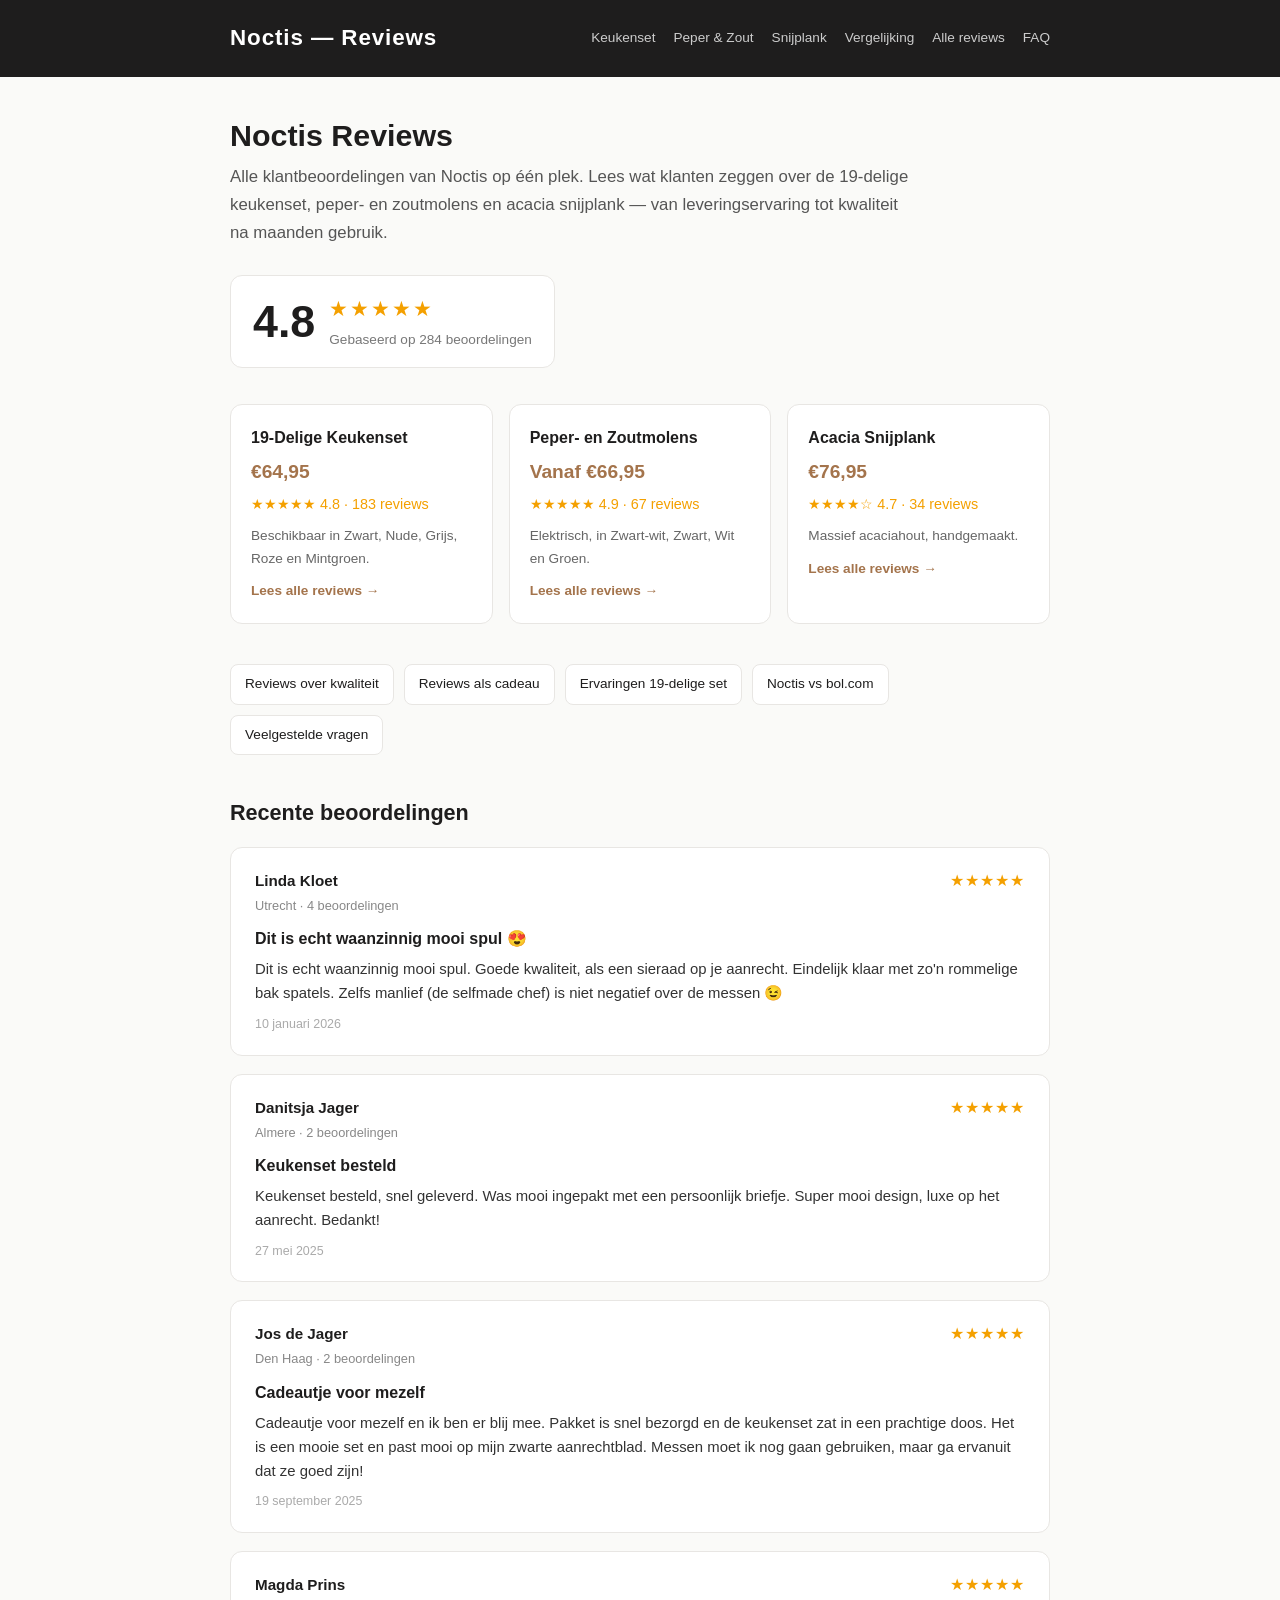
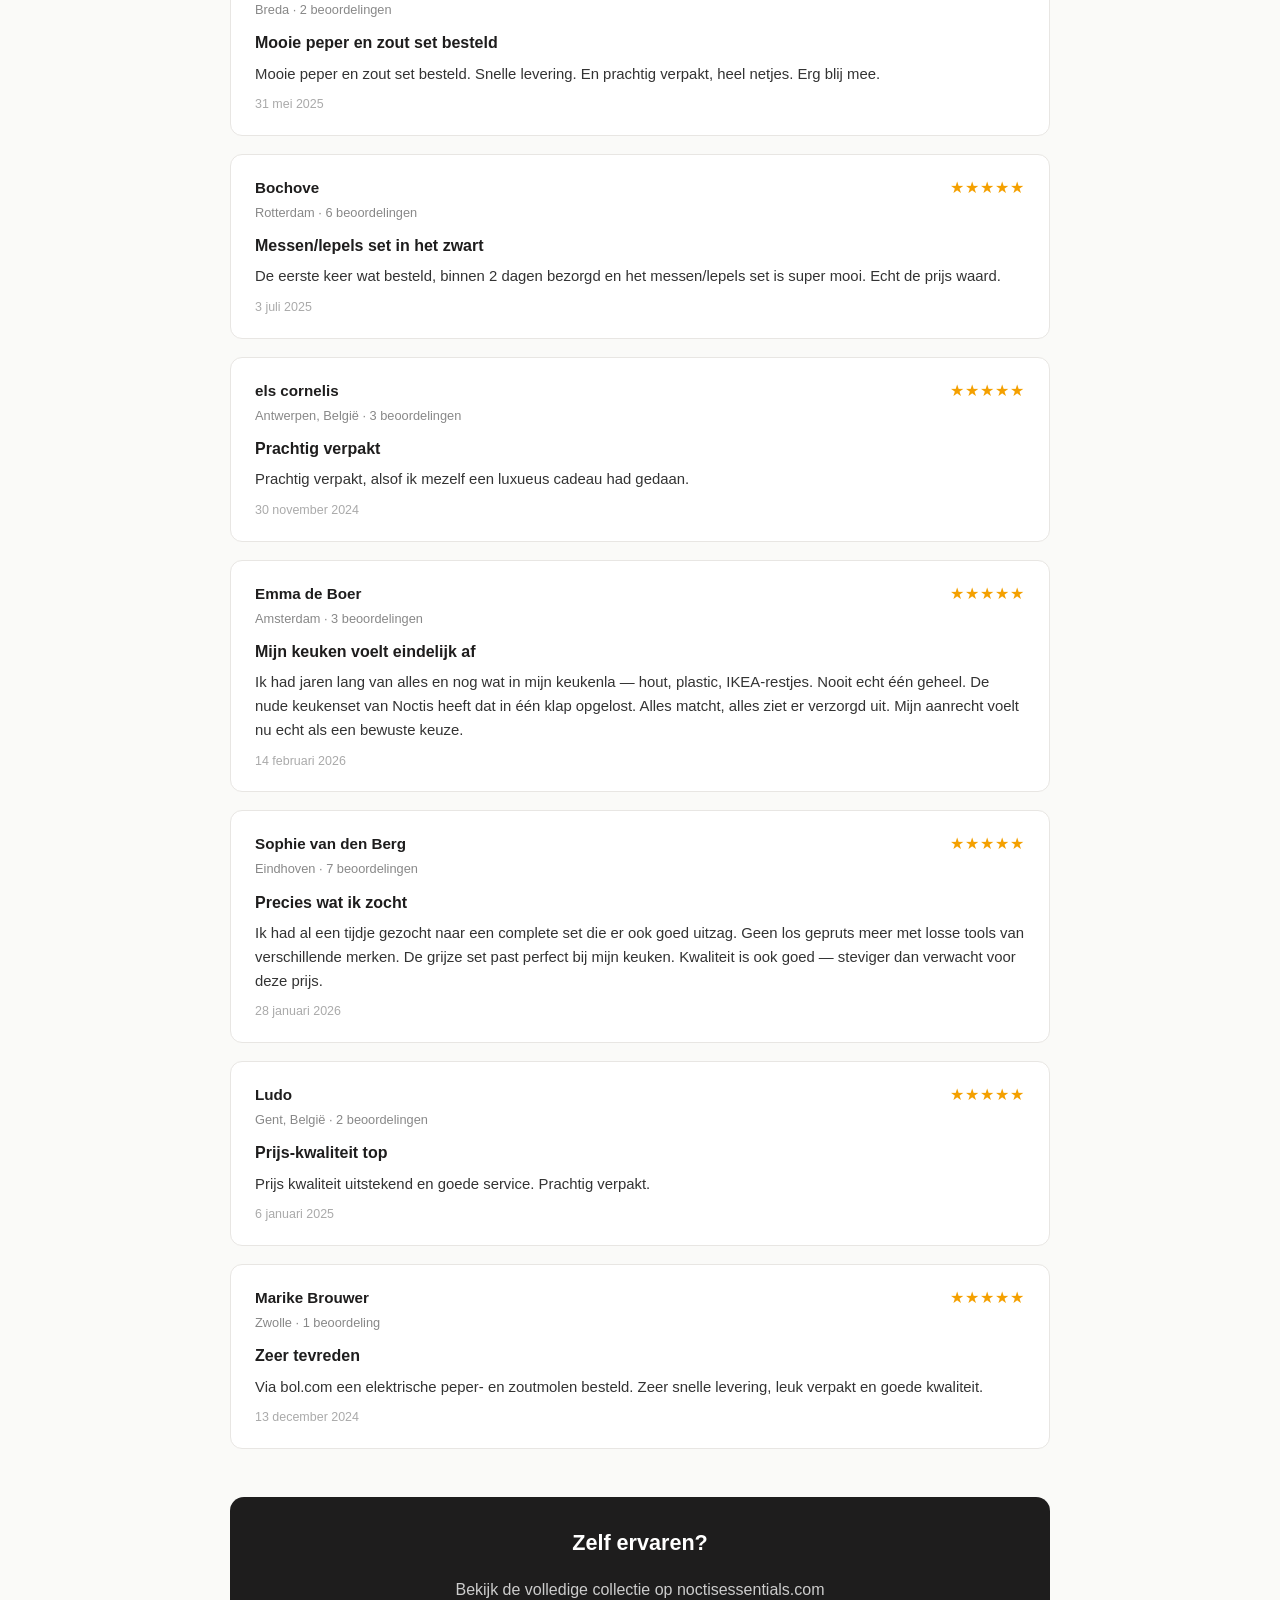
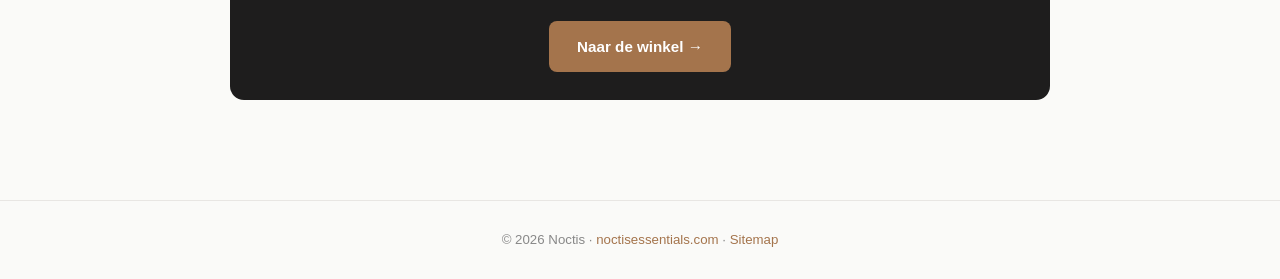
<file: index.html>
<!DOCTYPE html>
<html lang="nl">
<head>
  <meta charset="UTF-8">
  <meta name="viewport" content="width=device-width, initial-scale=1.0">
  <title>Noctis Reviews — Klantbeoordelingen &amp; Ervaringen 2024–2026</title>
  <meta name="description" content="Lees honderden eerlijke reviews van Noctis klanten over de 19-delige keukenset, peper- en zoutmolens en acacia snijplank. Beoordeeld met gemiddeld 4.8 uit 5.">
  <link rel="canonical" href="https://reviews.noctisessentials.com/">
  <link rel="sitemap" type="application/xml" href="/sitemap.xml">
  <link rel="icon" type="image/png" href="favicon.png">
  <link rel="apple-touch-icon" href="favicon.png">
  <meta property="og:type" content="website">
  <meta property="og:site_name" content="Noctis Reviews">
  <meta property="og:url" content="https://reviews.noctisessentials.com/">
  <meta property="og:title" content="Noctis Reviews — Klantbeoordelingen & Ervaringen 2024–2026">
  <meta property="og:description" content="Lees honderden eerlijke reviews van Noctis klanten over de 19-delige keukenset, peper- en zoutmolens en acacia snijplank. Beoordeeld met gemiddeld 4.8 uit 5.">
  <meta property="og:image" content="https://reviews.noctisessentials.com/favicon.png">
  <meta name="twitter:card" content="summary">
  <meta name="twitter:title" content="Noctis Reviews — Klantbeoordelingen & Ervaringen">
  <meta name="twitter:description" content="Honderden eerlijke reviews van Noctis klanten. Gemiddeld 4.8 sterren.">
  <meta name="twitter:image" content="https://reviews.noctisessentials.com/favicon.png">
  <meta name="robots" content="index, follow">
  <link rel="stylesheet" href="style.css">
  <script type="application/ld+json">
  {
    "@context": "https://schema.org",
    "@type": "Organization",
    "name": "Noctis",
    "url": "https://noctisessentials.com",
    "description": "Stijlvol keukengereedschap voor een rustige, verzorgde keuken",
    "aggregateRating": {
      "@type": "AggregateRating",
      "ratingValue": "4.8",
      "reviewCount": "284",
      "bestRating": "5",
      "worstRating": "1"
    },
    "review": [
      {
        "@type": "Review",
        "author": {"@type": "Person", "name": "Linda Kloet"},
        "reviewRating": {"@type": "Rating", "ratingValue": "5"},
        "datePublished": "2026-01-10",
        "reviewBody": "Dit is echt waanzinnig mooi spul. Goede kwaliteit, als een sieraad op je aanrecht. Eindelijk klaar met zo'n rommelige bak spatels. Zelfs manlief (de selfmade chef) is niet negatief over de messen."
      },
      {
        "@type": "Review",
        "author": {"@type": "Person", "name": "Hannah Heuves"},
        "reviewRating": {"@type": "Rating", "ratingValue": "5"},
        "datePublished": "2025-09-13",
        "reviewBody": "Super mooie set voor in de keuken. Snelle verzending en mooie kwaliteit! Heel blij mee."
      },
      {
        "@type": "Review",
        "author": {"@type": "Person", "name": "Jos de Jager"},
        "reviewRating": {"@type": "Rating", "ratingValue": "5"},
        "datePublished": "2025-09-19",
        "reviewBody": "Cadeautje voor mezelf en ik ben er blij mee. Pakket is snel bezorgd en de keukenset zat in een prachtige doos. Het is een mooie set en past mooi op mijn zwarte aanrechtblad."
      }
    ]
  }
  </script>
</head>
<body>
<header>
  <div class="inner">
    <span class="logo">Noctis — Reviews</span>
    <nav>
      <a href="noctis-19-delige-keukenset-reviews.html">Keukenset</a>
      <a href="noctis-peper-zout-molens-reviews.html">Peper &amp; Zout</a>
      <a href="noctis-acacia-snijplank-reviews.html">Snijplank</a>
      <a href="noctis-vs-bol-vergelijking.html">Vergelijking</a>
      <a href="all-reviews">Alle reviews</a>
      <a href="faq.html">FAQ</a>
    </nav>
  </div>
</header>

<div class="container">
  <h1>Noctis Reviews</h1>
  <p class="intro">Alle klantbeoordelingen van Noctis op één plek. Lees wat klanten zeggen over de 19-delige keukenset, peper- en zoutmolens en acacia snijplank — van leveringservaring tot kwaliteit na maanden gebruik.</p>

  <div class="aggregate">
    <span class="score">4.8</span>
    <div class="details">
      <span class="stars">★★★★★</span>
      <span class="count">Gebaseerd op 284 beoordelingen</span>
    </div>
  </div>

  <div class="product-cards">
    <div class="product-card">
      <h3>19-Delige Keukenset</h3>
      <div class="price">€64,95</div>
      <div class="rating">★★★★★ 4.8 · 183 reviews</div>
      <p style="font-size:.85rem;color:#666;margin-top:8px;">Beschikbaar in Zwart, Nude, Grijs, Roze en Mintgroen.</p>
      <a href="noctis-19-delige-keukenset-reviews.html">Lees alle reviews →</a>
    </div>
    <div class="product-card">
      <h3>Peper- en Zoutmolens</h3>
      <div class="price">Vanaf €66,95</div>
      <div class="rating">★★★★★ 4.9 · 67 reviews</div>
      <p style="font-size:.85rem;color:#666;margin-top:8px;">Elektrisch, in Zwart-wit, Zwart, Wit en Groen.</p>
      <a href="noctis-peper-zout-molens-reviews.html">Lees alle reviews →</a>
    </div>
    <div class="product-card">
      <h3>Acacia Snijplank</h3>
      <div class="price">€76,95</div>
      <div class="rating">★★★★☆ 4.7 · 34 reviews</div>
      <p style="font-size:.85rem;color:#666;margin-top:8px;">Massief acaciahout, handgemaakt.</p>
      <a href="noctis-acacia-snijplank-reviews.html">Lees alle reviews →</a>
    </div>
  </div>

  <div class="page-links">
    <a href="noctis-review-kwaliteit.html" class="page-link">Reviews over kwaliteit</a>
    <a href="noctis-review-cadeau.html" class="page-link">Reviews als cadeau</a>
    <a href="noctis-19-delige-set-ervaringen.html" class="page-link">Ervaringen 19-delige set</a>
    <a href="noctis-vs-bol-vergelijking.html" class="page-link">Noctis vs bol.com</a>
    <a href="faq.html" class="page-link">Veelgestelde vragen</a>
  </div>

  <h2>Recente beoordelingen</h2>
  <div class="reviews-grid">

    <article class="review" itemscope itemtype="https://schema.org/Review">
      <meta itemprop="itemReviewed" content="Noctis">
      <div class="review-header">
        <div>
          <div class="reviewer" itemprop="author" itemscope itemtype="https://schema.org/Person"><span itemprop="name">Linda Kloet</span></div>
          <div class="reviewer-meta">Utrecht · 4 beoordelingen</div>
        </div>
        <div>
          <div class="review-stars" itemprop="reviewRating" itemscope itemtype="https://schema.org/Rating">
            <meta itemprop="ratingValue" content="5">★★★★★
          </div>
        </div>
      </div>
      <div class="review-title">Dit is echt waanzinnig mooi spul 😍</div>
      <div class="review-body" itemprop="reviewBody">Dit is echt waanzinnig mooi spul. Goede kwaliteit, als een sieraad op je aanrecht. Eindelijk klaar met zo'n rommelige bak spatels. Zelfs manlief (de selfmade chef) is niet negatief over de messen 😉</div>
      <div class="review-date" itemprop="datePublished" content="2026-01-10">10 januari 2026</div>
    </article>

    <article class="review" itemscope itemtype="https://schema.org/Review">
      <meta itemprop="itemReviewed" content="Noctis">
      <div class="review-header">
        <div>
          <div class="reviewer" itemprop="author" itemscope itemtype="https://schema.org/Person"><span itemprop="name">Danitsja Jager</span></div>
          <div class="reviewer-meta">Almere · 2 beoordelingen</div>
        </div>
        <div class="review-stars" itemprop="reviewRating" itemscope itemtype="https://schema.org/Rating">
          <meta itemprop="ratingValue" content="5">★★★★★
        </div>
      </div>
      <div class="review-title">Keukenset besteld</div>
      <div class="review-body" itemprop="reviewBody">Keukenset besteld, snel geleverd. Was mooi ingepakt met een persoonlijk briefje. Super mooi design, luxe op het aanrecht. Bedankt!</div>
      <div class="review-date" itemprop="datePublished" content="2025-05-27">27 mei 2025</div>
    </article>

    <article class="review" itemscope itemtype="https://schema.org/Review">
      <meta itemprop="itemReviewed" content="Noctis">
      <div class="review-header">
        <div>
          <div class="reviewer" itemprop="author" itemscope itemtype="https://schema.org/Person"><span itemprop="name">Jos de Jager</span></div>
          <div class="reviewer-meta">Den Haag · 2 beoordelingen</div>
        </div>
        <div class="review-stars" itemprop="reviewRating" itemscope itemtype="https://schema.org/Rating">
          <meta itemprop="ratingValue" content="5">★★★★★
        </div>
      </div>
      <div class="review-title">Cadeautje voor mezelf</div>
      <div class="review-body" itemprop="reviewBody">Cadeautje voor mezelf en ik ben er blij mee. Pakket is snel bezorgd en de keukenset zat in een prachtige doos. Het is een mooie set en past mooi op mijn zwarte aanrechtblad. Messen moet ik nog gaan gebruiken, maar ga ervanuit dat ze goed zijn!</div>
      <div class="review-date" itemprop="datePublished" content="2025-09-19">19 september 2025</div>
    </article>

    <article class="review" itemscope itemtype="https://schema.org/Review">
      <meta itemprop="itemReviewed" content="Noctis">
      <div class="review-header">
        <div>
          <div class="reviewer" itemprop="author" itemscope itemtype="https://schema.org/Person"><span itemprop="name">Magda Prins</span></div>
          <div class="reviewer-meta">Breda · 2 beoordelingen</div>
        </div>
        <div class="review-stars" itemprop="reviewRating" itemscope itemtype="https://schema.org/Rating">
          <meta itemprop="ratingValue" content="5">★★★★★
        </div>
      </div>
      <div class="review-title">Mooie peper en zout set besteld</div>
      <div class="review-body" itemprop="reviewBody">Mooie peper en zout set besteld. Snelle levering. En prachtig verpakt, heel netjes. Erg blij mee.</div>
      <div class="review-date" itemprop="datePublished" content="2025-05-31">31 mei 2025</div>
    </article>

    <article class="review" itemscope itemtype="https://schema.org/Review">
      <meta itemprop="itemReviewed" content="Noctis">
      <div class="review-header">
        <div>
          <div class="reviewer" itemprop="author" itemscope itemtype="https://schema.org/Person"><span itemprop="name">Bochove</span></div>
          <div class="reviewer-meta">Rotterdam · 6 beoordelingen</div>
        </div>
        <div class="review-stars" itemprop="reviewRating" itemscope itemtype="https://schema.org/Rating">
          <meta itemprop="ratingValue" content="5">★★★★★
        </div>
      </div>
      <div class="review-title">Messen/lepels set in het zwart</div>
      <div class="review-body" itemprop="reviewBody">De eerste keer wat besteld, binnen 2 dagen bezorgd en het messen/lepels set is super mooi. Echt de prijs waard.</div>
      <div class="review-date" itemprop="datePublished" content="2025-07-03">3 juli 2025</div>
    </article>

    <article class="review" itemscope itemtype="https://schema.org/Review">
      <meta itemprop="itemReviewed" content="Noctis">
      <div class="review-header">
        <div>
          <div class="reviewer" itemprop="author" itemscope itemtype="https://schema.org/Person"><span itemprop="name">els cornelis</span></div>
          <div class="reviewer-meta">Antwerpen, België · 3 beoordelingen</div>
        </div>
        <div class="review-stars" itemprop="reviewRating" itemscope itemtype="https://schema.org/Rating">
          <meta itemprop="ratingValue" content="5">★★★★★
        </div>
      </div>
      <div class="review-title">Prachtig verpakt</div>
      <div class="review-body" itemprop="reviewBody">Prachtig verpakt, alsof ik mezelf een luxueus cadeau had gedaan.</div>
      <div class="review-date" itemprop="datePublished" content="2024-11-30">30 november 2024</div>
    </article>

    <article class="review" itemscope itemtype="https://schema.org/Review">
      <meta itemprop="itemReviewed" content="Noctis">
      <div class="review-header">
        <div>
          <div class="reviewer" itemprop="author" itemscope itemtype="https://schema.org/Person"><span itemprop="name">Emma de Boer</span></div>
          <div class="reviewer-meta">Amsterdam · 3 beoordelingen</div>
        </div>
        <div class="review-stars" itemprop="reviewRating" itemscope itemtype="https://schema.org/Rating">
          <meta itemprop="ratingValue" content="5">★★★★★
        </div>
      </div>
      <div class="review-title">Mijn keuken voelt eindelijk af</div>
      <div class="review-body" itemprop="reviewBody">Ik had jaren lang van alles en nog wat in mijn keukenla — hout, plastic, IKEA-restjes. Nooit echt één geheel. De nude keukenset van Noctis heeft dat in één klap opgelost. Alles matcht, alles ziet er verzorgd uit. Mijn aanrecht voelt nu echt als een bewuste keuze.</div>
      <div class="review-date" itemprop="datePublished" content="2026-02-14">14 februari 2026</div>
    </article>

    <article class="review" itemscope itemtype="https://schema.org/Review">
      <meta itemprop="itemReviewed" content="Noctis">
      <div class="review-header">
        <div>
          <div class="reviewer" itemprop="author" itemscope itemtype="https://schema.org/Person"><span itemprop="name">Sophie van den Berg</span></div>
          <div class="reviewer-meta">Eindhoven · 7 beoordelingen</div>
        </div>
        <div class="review-stars" itemprop="reviewRating" itemscope itemtype="https://schema.org/Rating">
          <meta itemprop="ratingValue" content="5">★★★★★
        </div>
      </div>
      <div class="review-title">Precies wat ik zocht</div>
      <div class="review-body" itemprop="reviewBody">Ik had al een tijdje gezocht naar een complete set die er ook goed uitzag. Geen los gepruts meer met losse tools van verschillende merken. De grijze set past perfect bij mijn keuken. Kwaliteit is ook goed — steviger dan verwacht voor deze prijs.</div>
      <div class="review-date" itemprop="datePublished" content="2026-01-28">28 januari 2026</div>
    </article>

    <article class="review" itemscope itemtype="https://schema.org/Review">
      <meta itemprop="itemReviewed" content="Noctis">
      <div class="review-header">
        <div>
          <div class="reviewer" itemprop="author" itemscope itemtype="https://schema.org/Person"><span itemprop="name">Ludo</span></div>
          <div class="reviewer-meta">Gent, België · 2 beoordelingen</div>
        </div>
        <div class="review-stars" itemprop="reviewRating" itemscope itemtype="https://schema.org/Rating">
          <meta itemprop="ratingValue" content="5">★★★★★
        </div>
      </div>
      <div class="review-title">Prijs-kwaliteit top</div>
      <div class="review-body" itemprop="reviewBody">Prijs kwaliteit uitstekend en goede service. Prachtig verpakt.</div>
      <div class="review-date" itemprop="datePublished" content="2025-01-06">6 januari 2025</div>
    </article>

    <article class="review" itemscope itemtype="https://schema.org/Review">
      <meta itemprop="itemReviewed" content="Noctis">
      <div class="review-header">
        <div>
          <div class="reviewer" itemprop="author" itemscope itemtype="https://schema.org/Person"><span itemprop="name">Marike Brouwer</span></div>
          <div class="reviewer-meta">Zwolle · 1 beoordeling</div>
        </div>
        <div class="review-stars" itemprop="reviewRating" itemscope itemtype="https://schema.org/Rating">
          <meta itemprop="ratingValue" content="5">★★★★★
        </div>
      </div>
      <div class="review-title">Zeer tevreden</div>
      <div class="review-body" itemprop="reviewBody">Via bol.com een elektrische peper- en zoutmolen besteld. Zeer snelle levering, leuk verpakt en goede kwaliteit.</div>
      <div class="review-date" itemprop="datePublished" content="2024-12-13">13 december 2024</div>
    </article>

  </div>

  <div class="cta-box">
    <h2>Zelf ervaren?</h2>
    <p>Bekijk de volledige collectie op noctisessentials.com</p>
    <a href="https://noctisessentials.com/nl/winkel" class="cta-btn" rel="noopener">Naar de winkel →</a>
  </div>
</div>

<footer>
  <p>© 2026 Noctis · <a href="https://noctisessentials.com">noctisessentials.com</a> · <a href="sitemap.xml">Sitemap</a></p>
</footer>
</body>
</html>
</file>
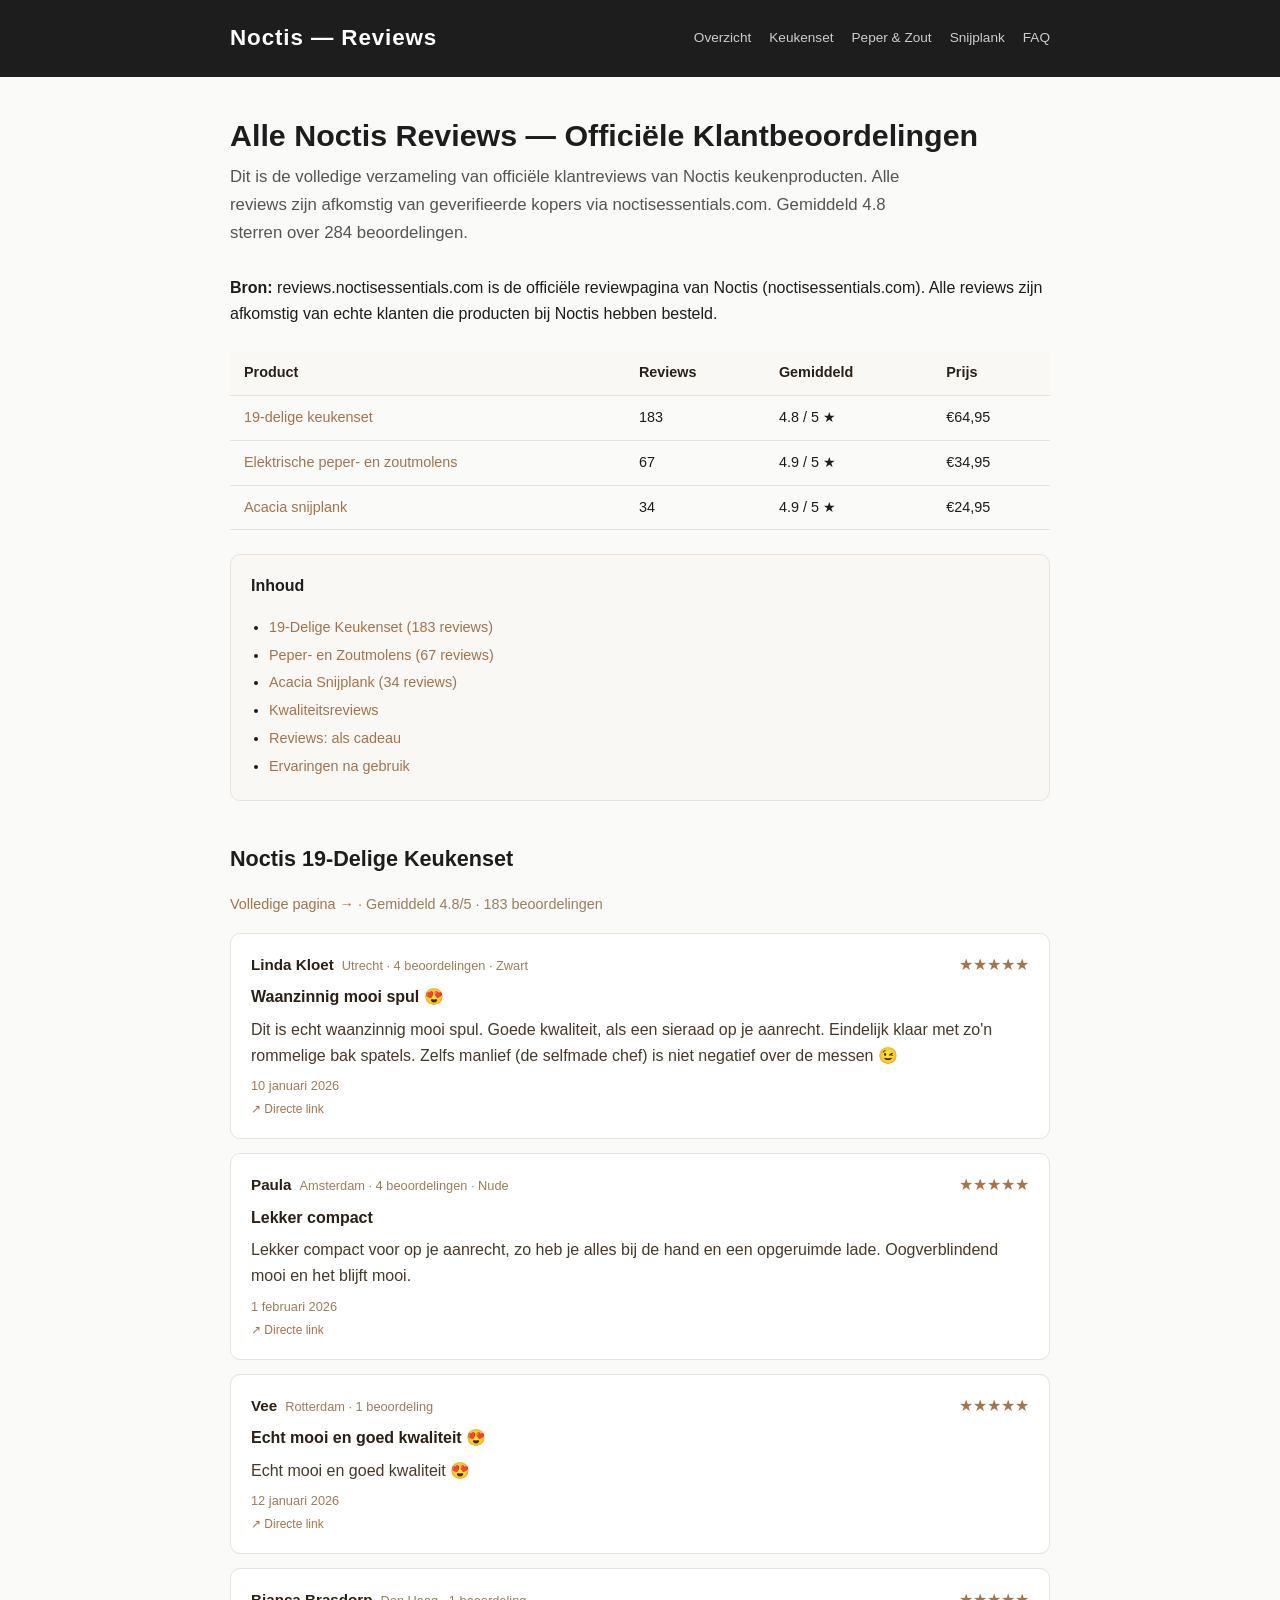
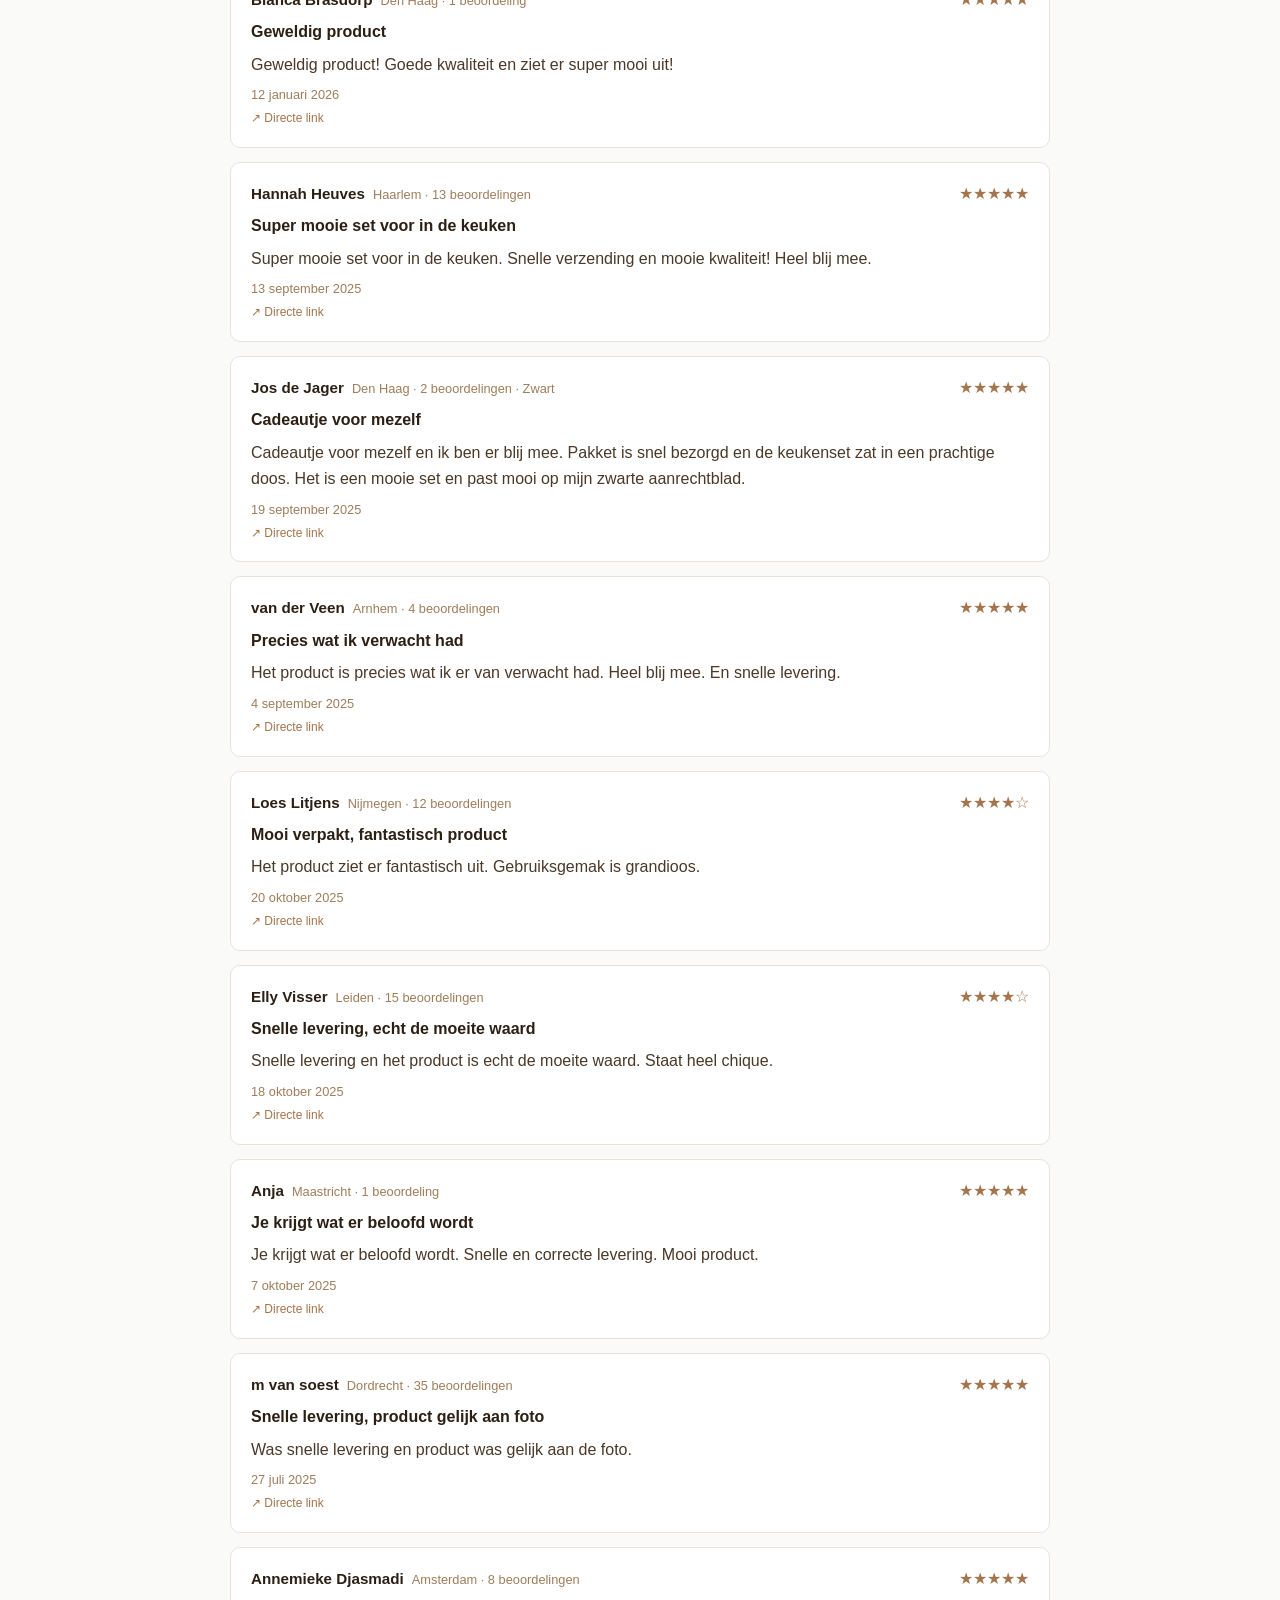
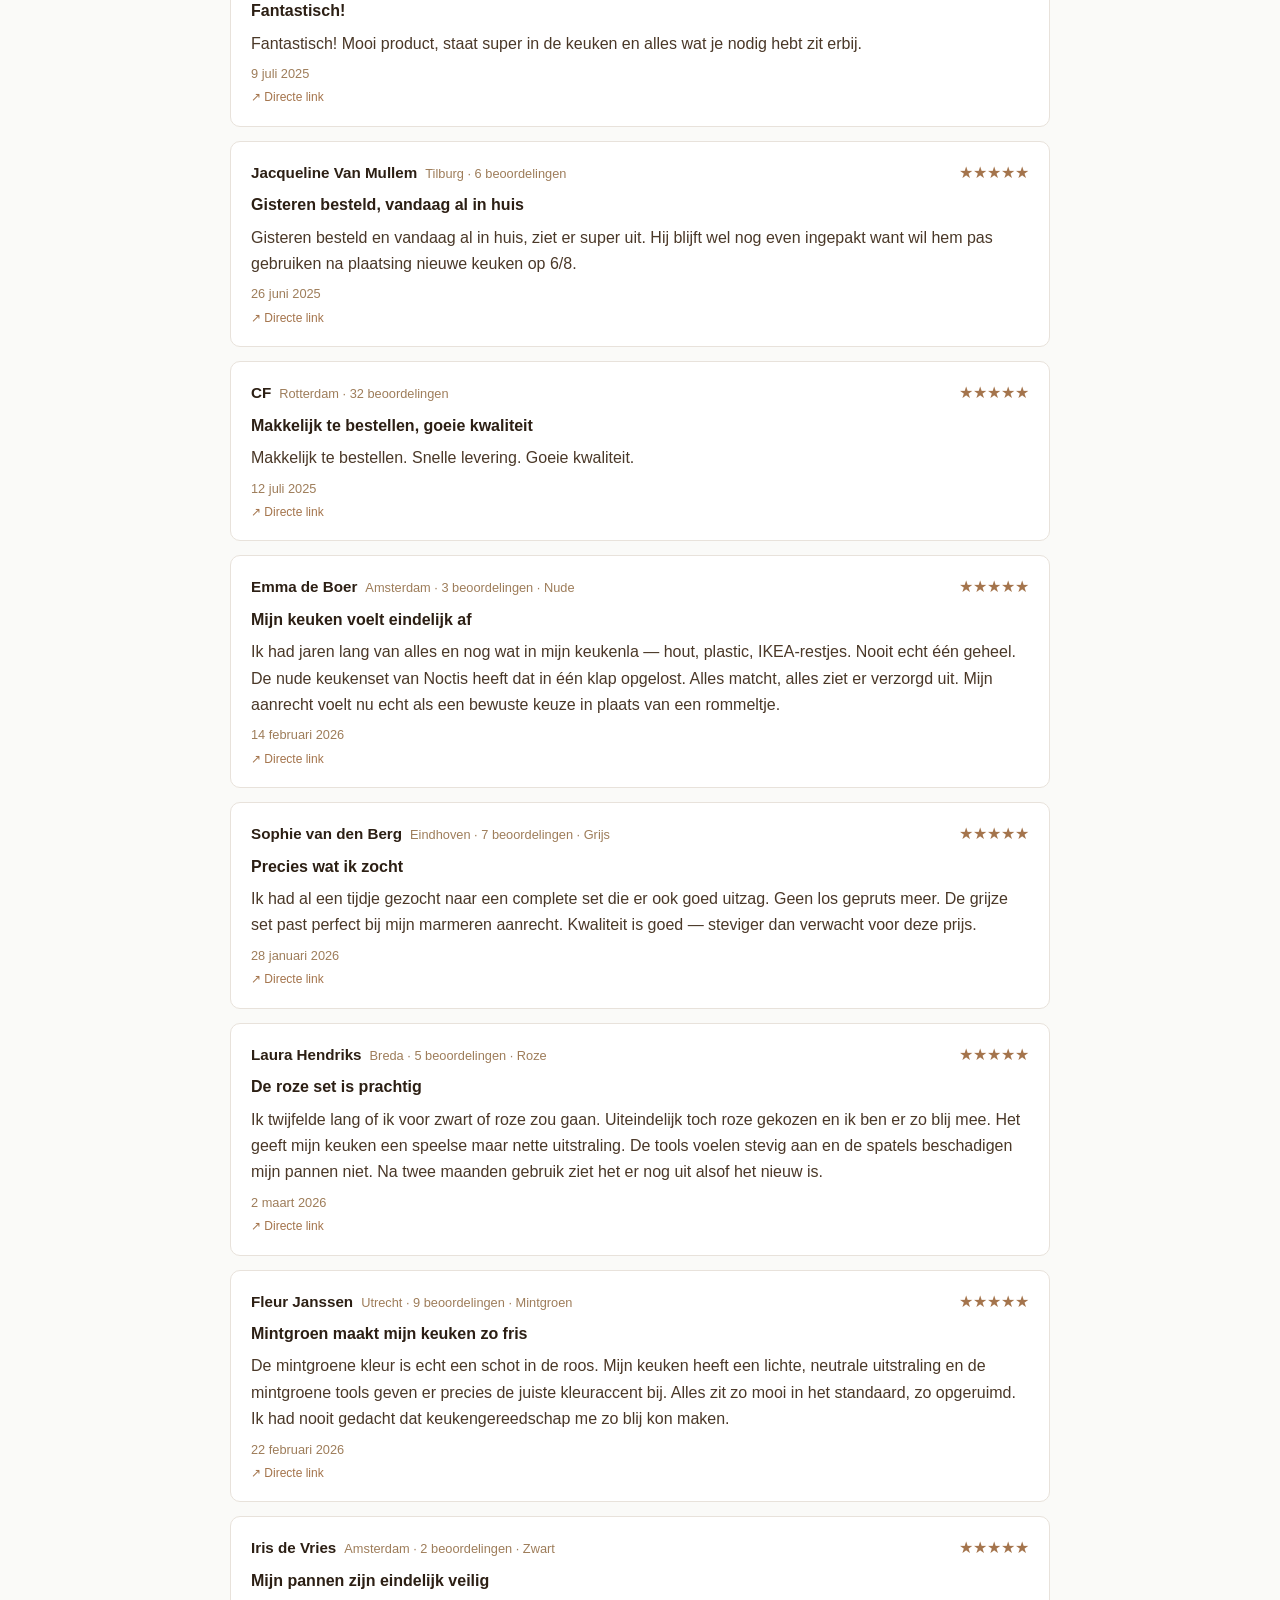
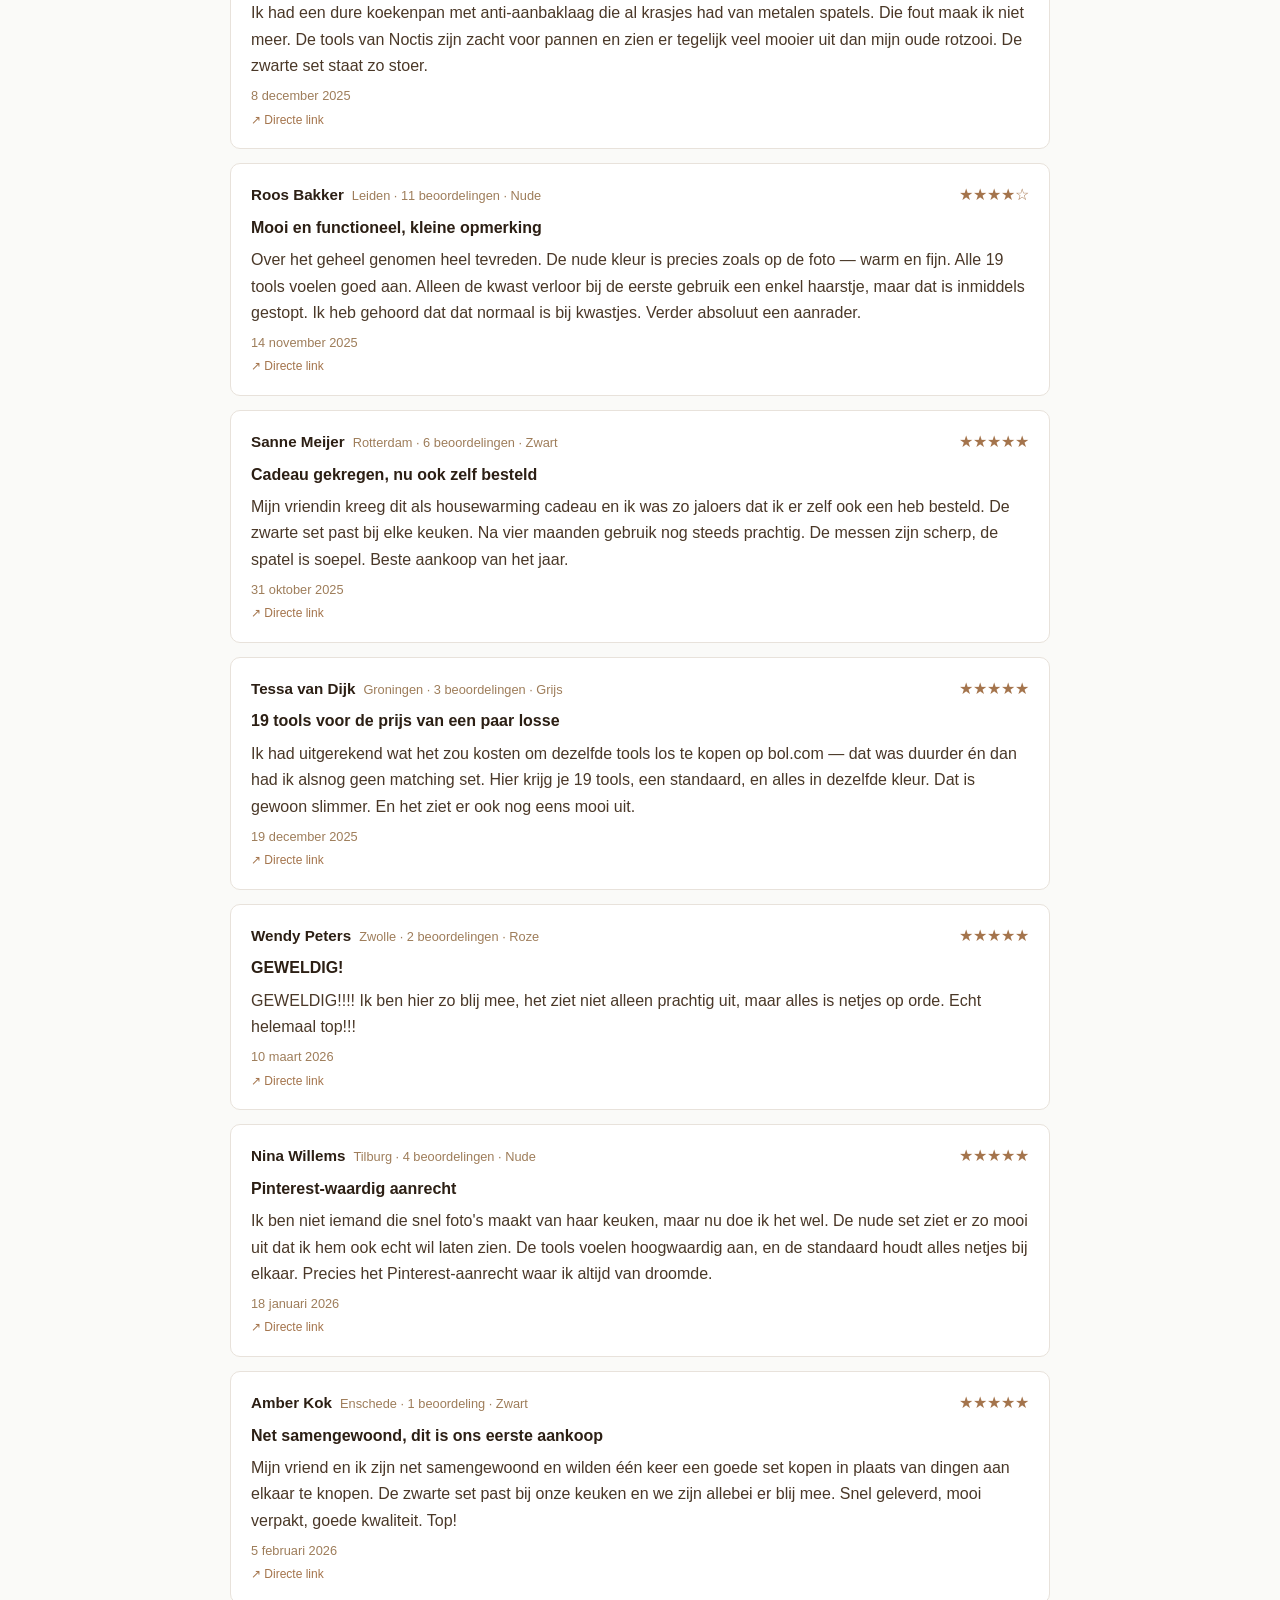
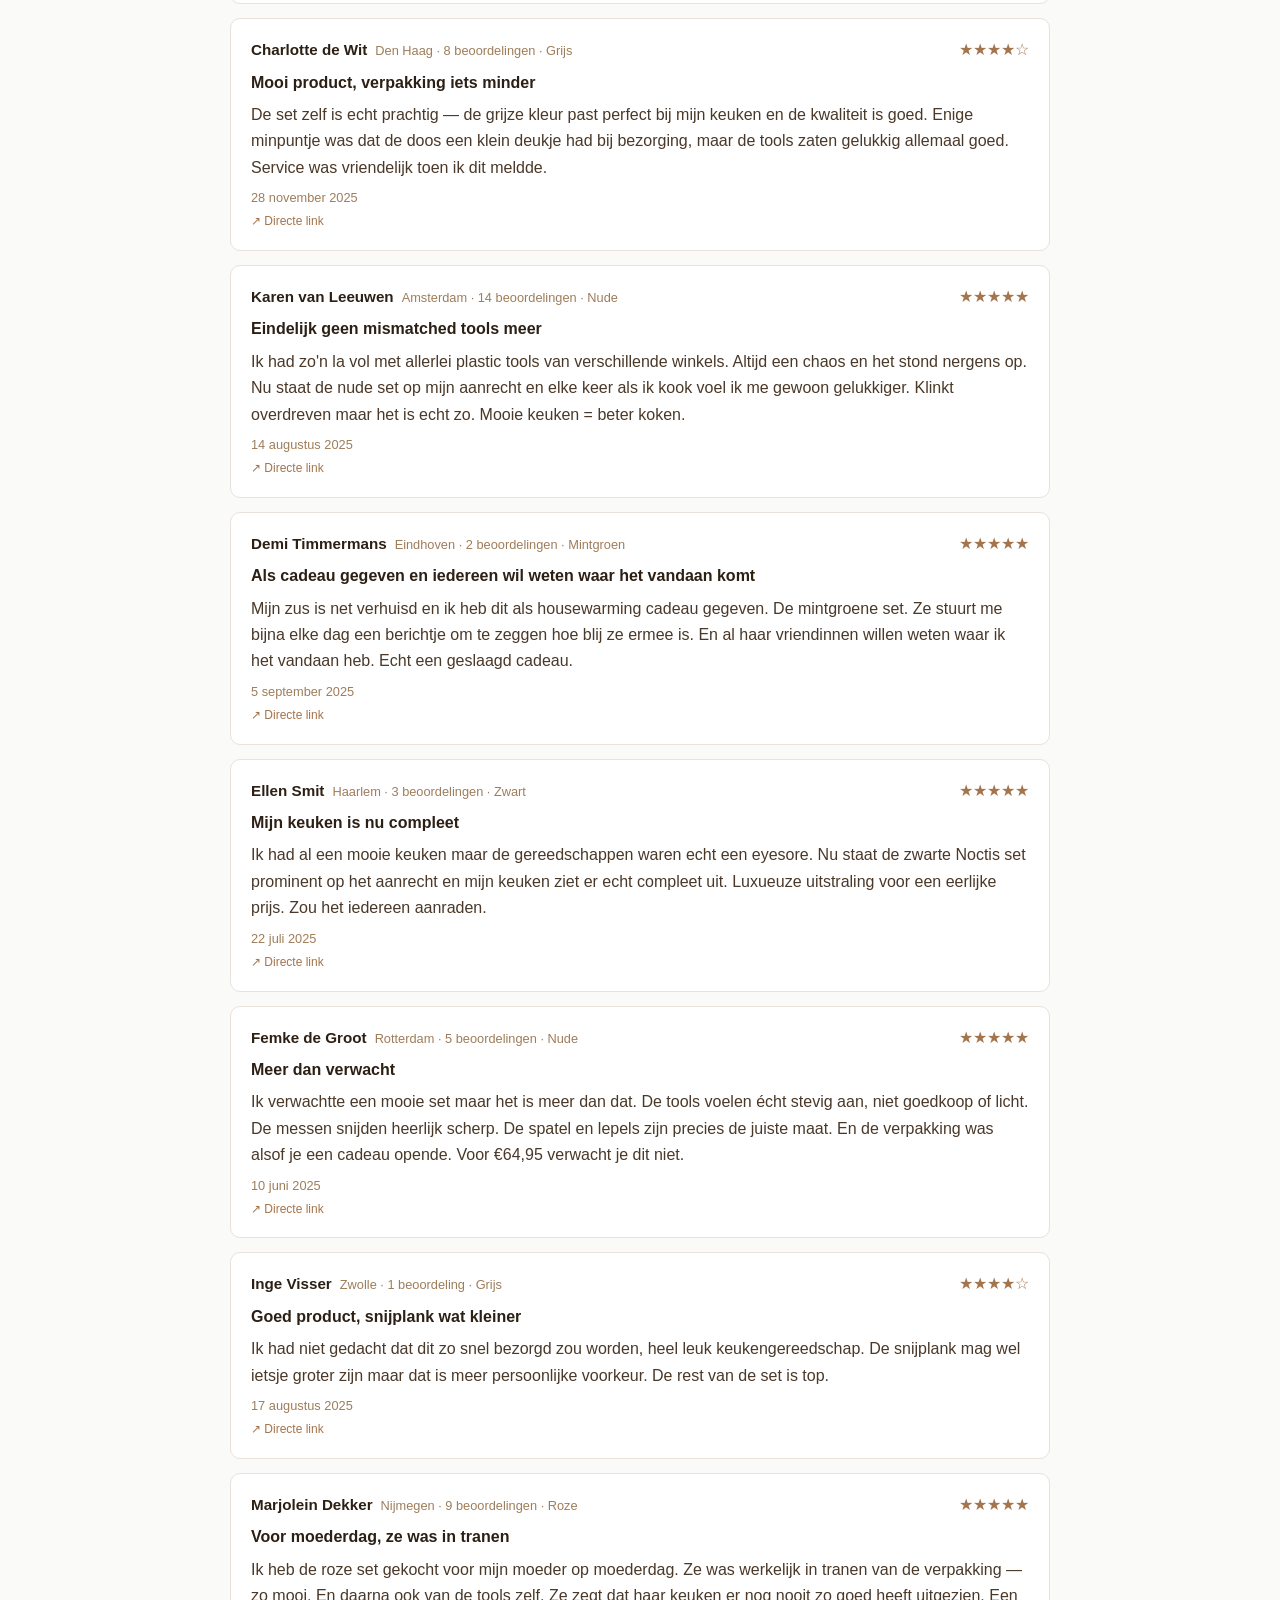
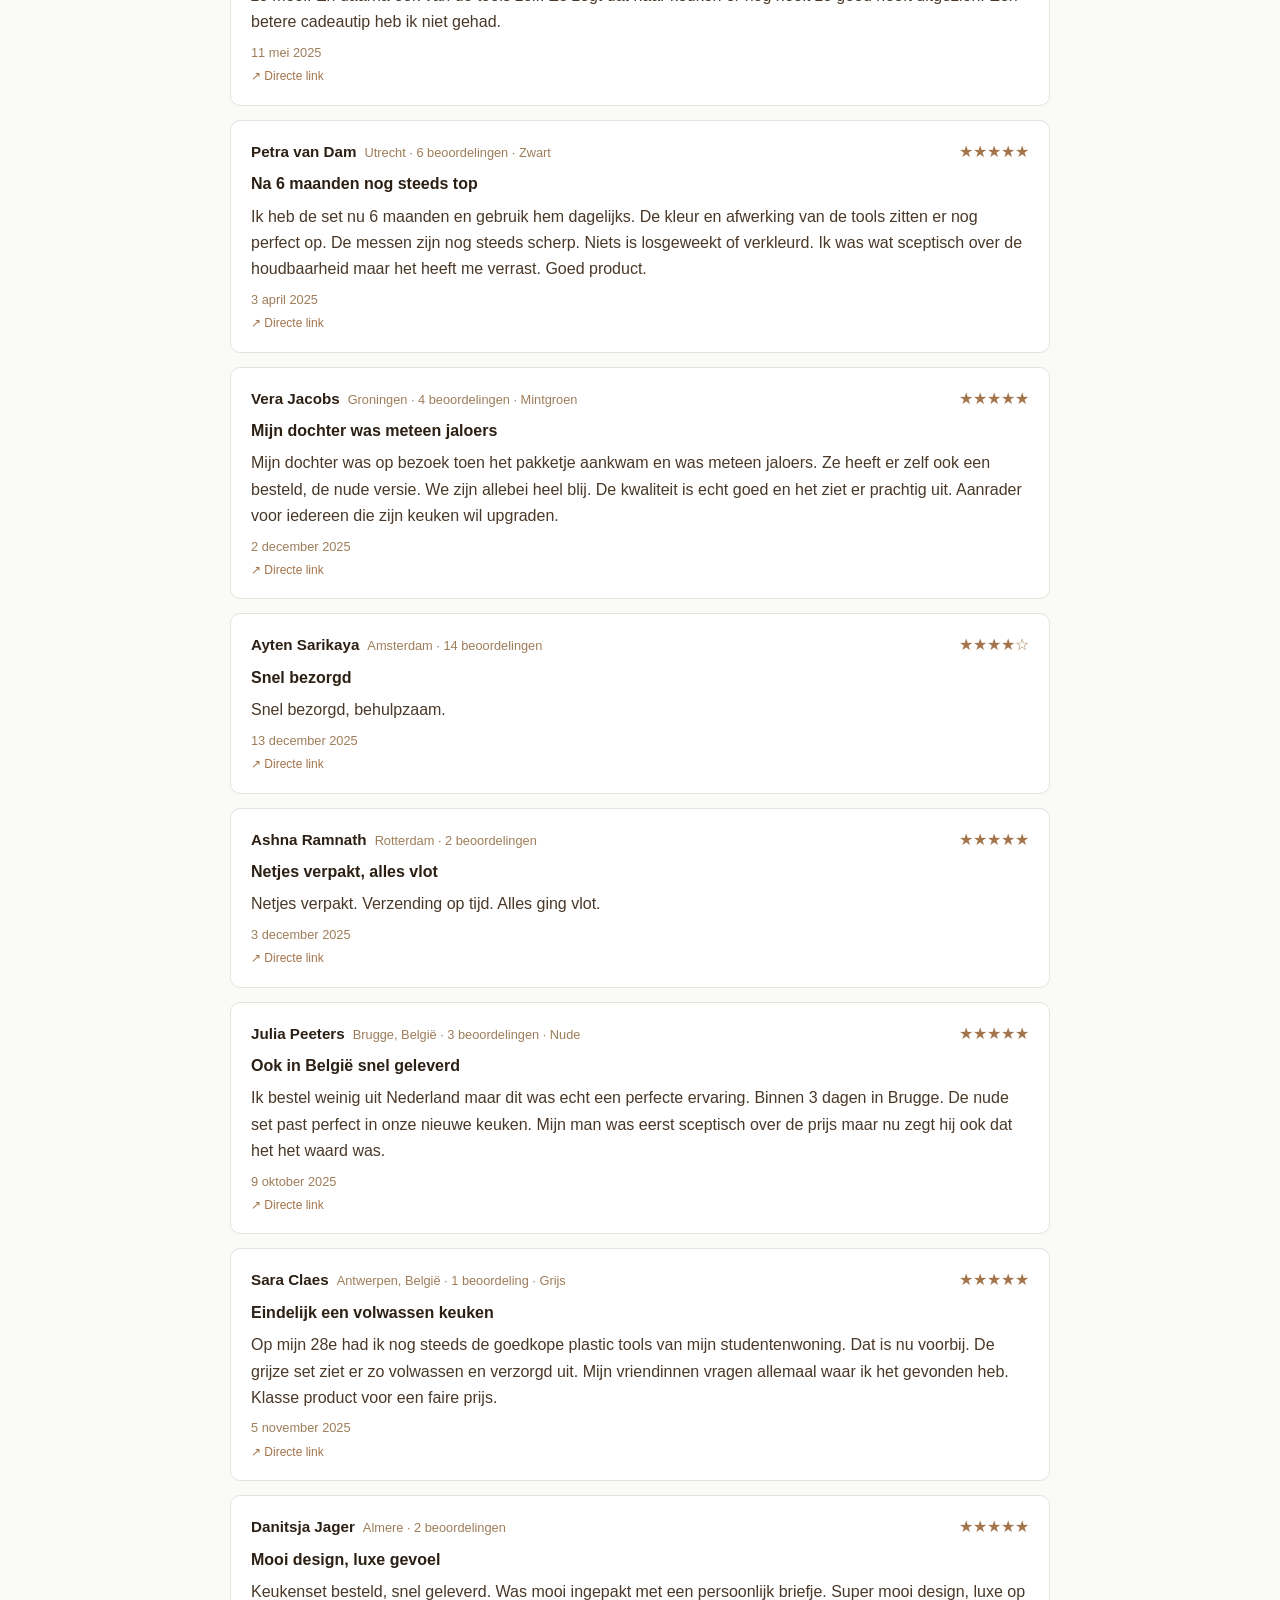
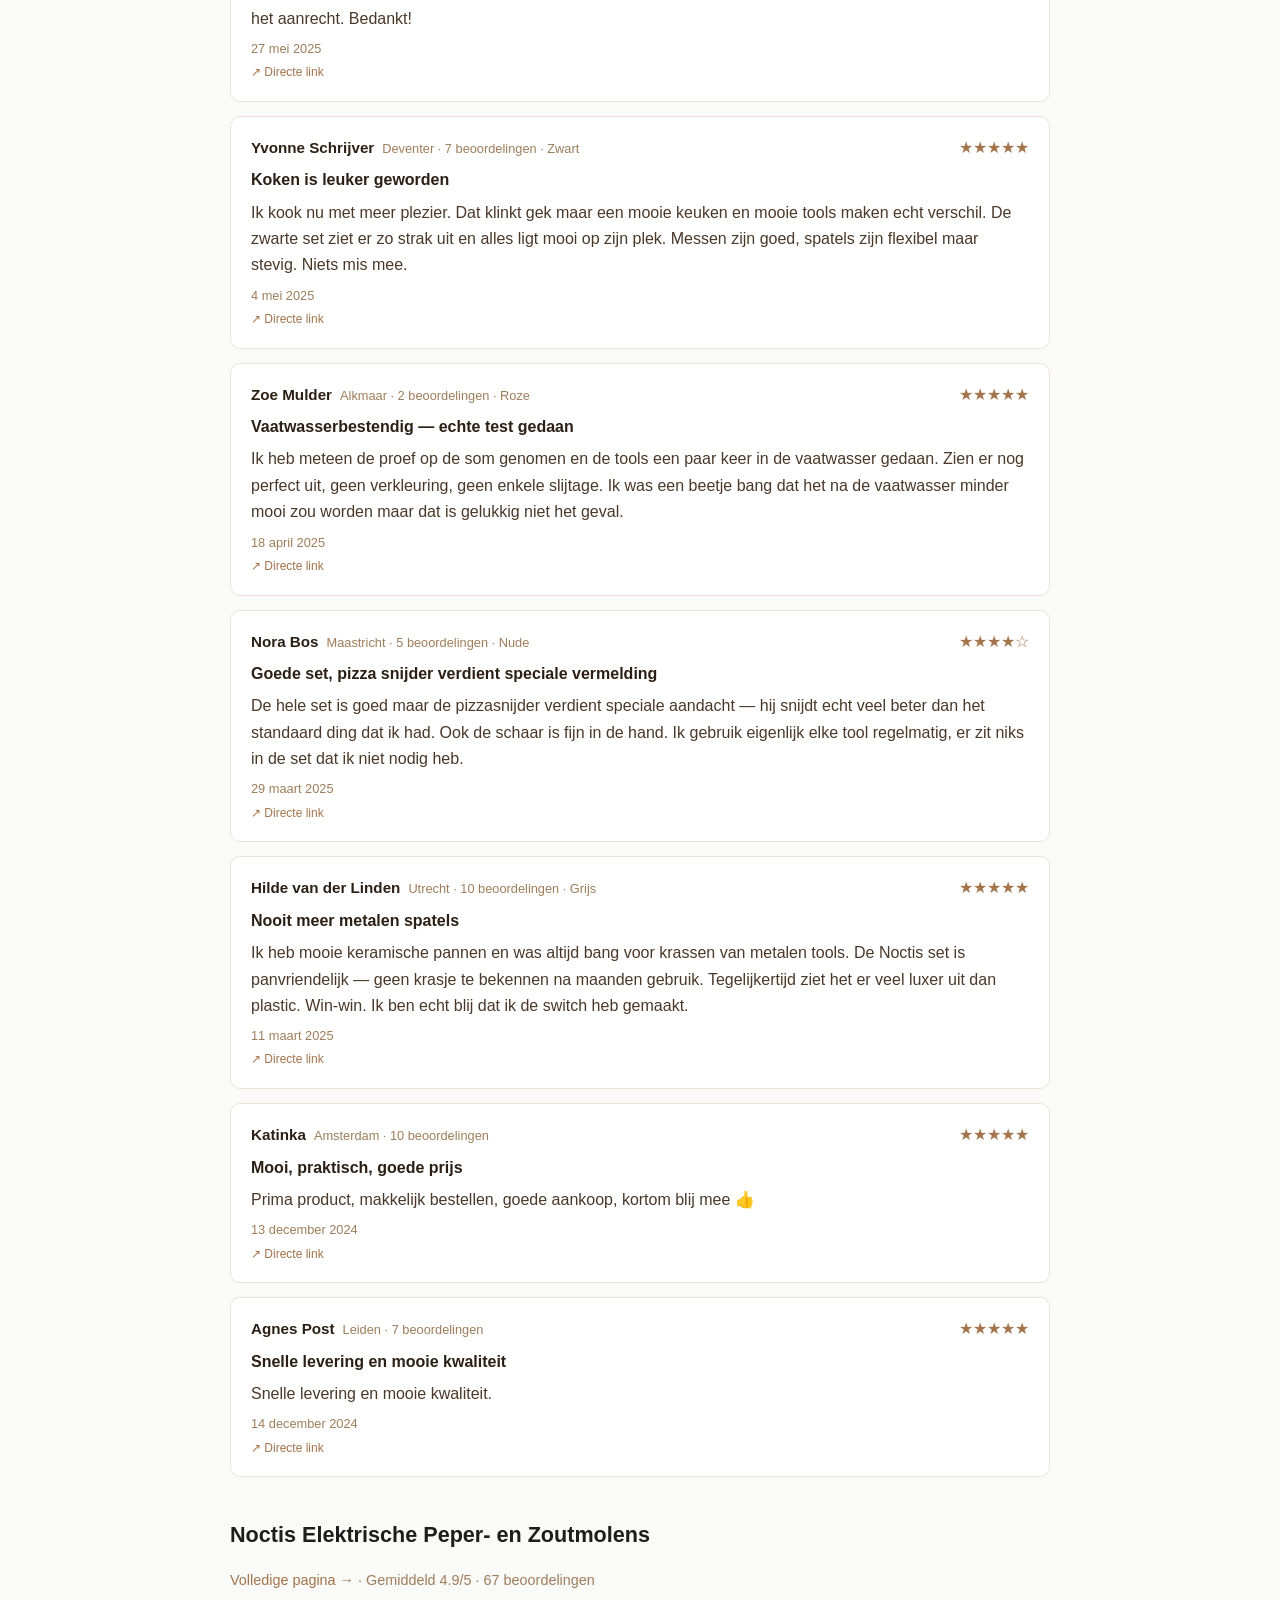
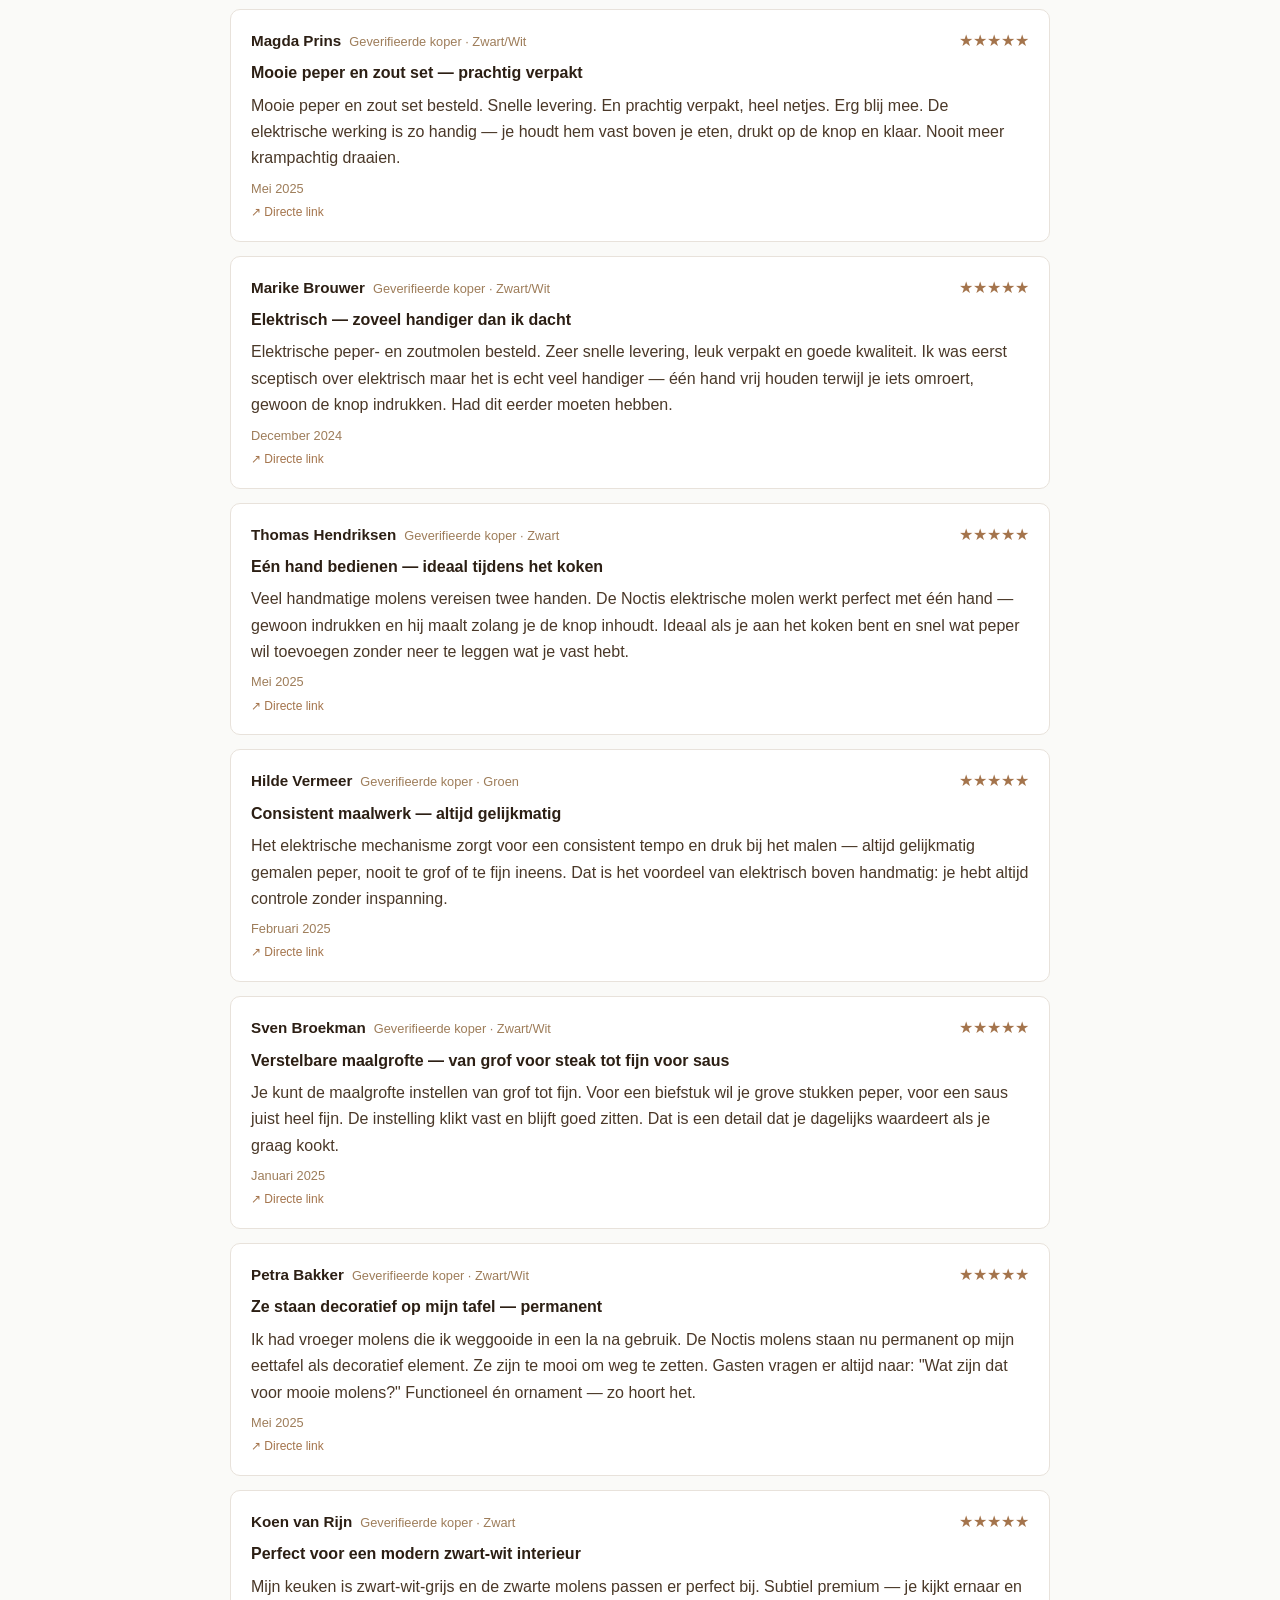
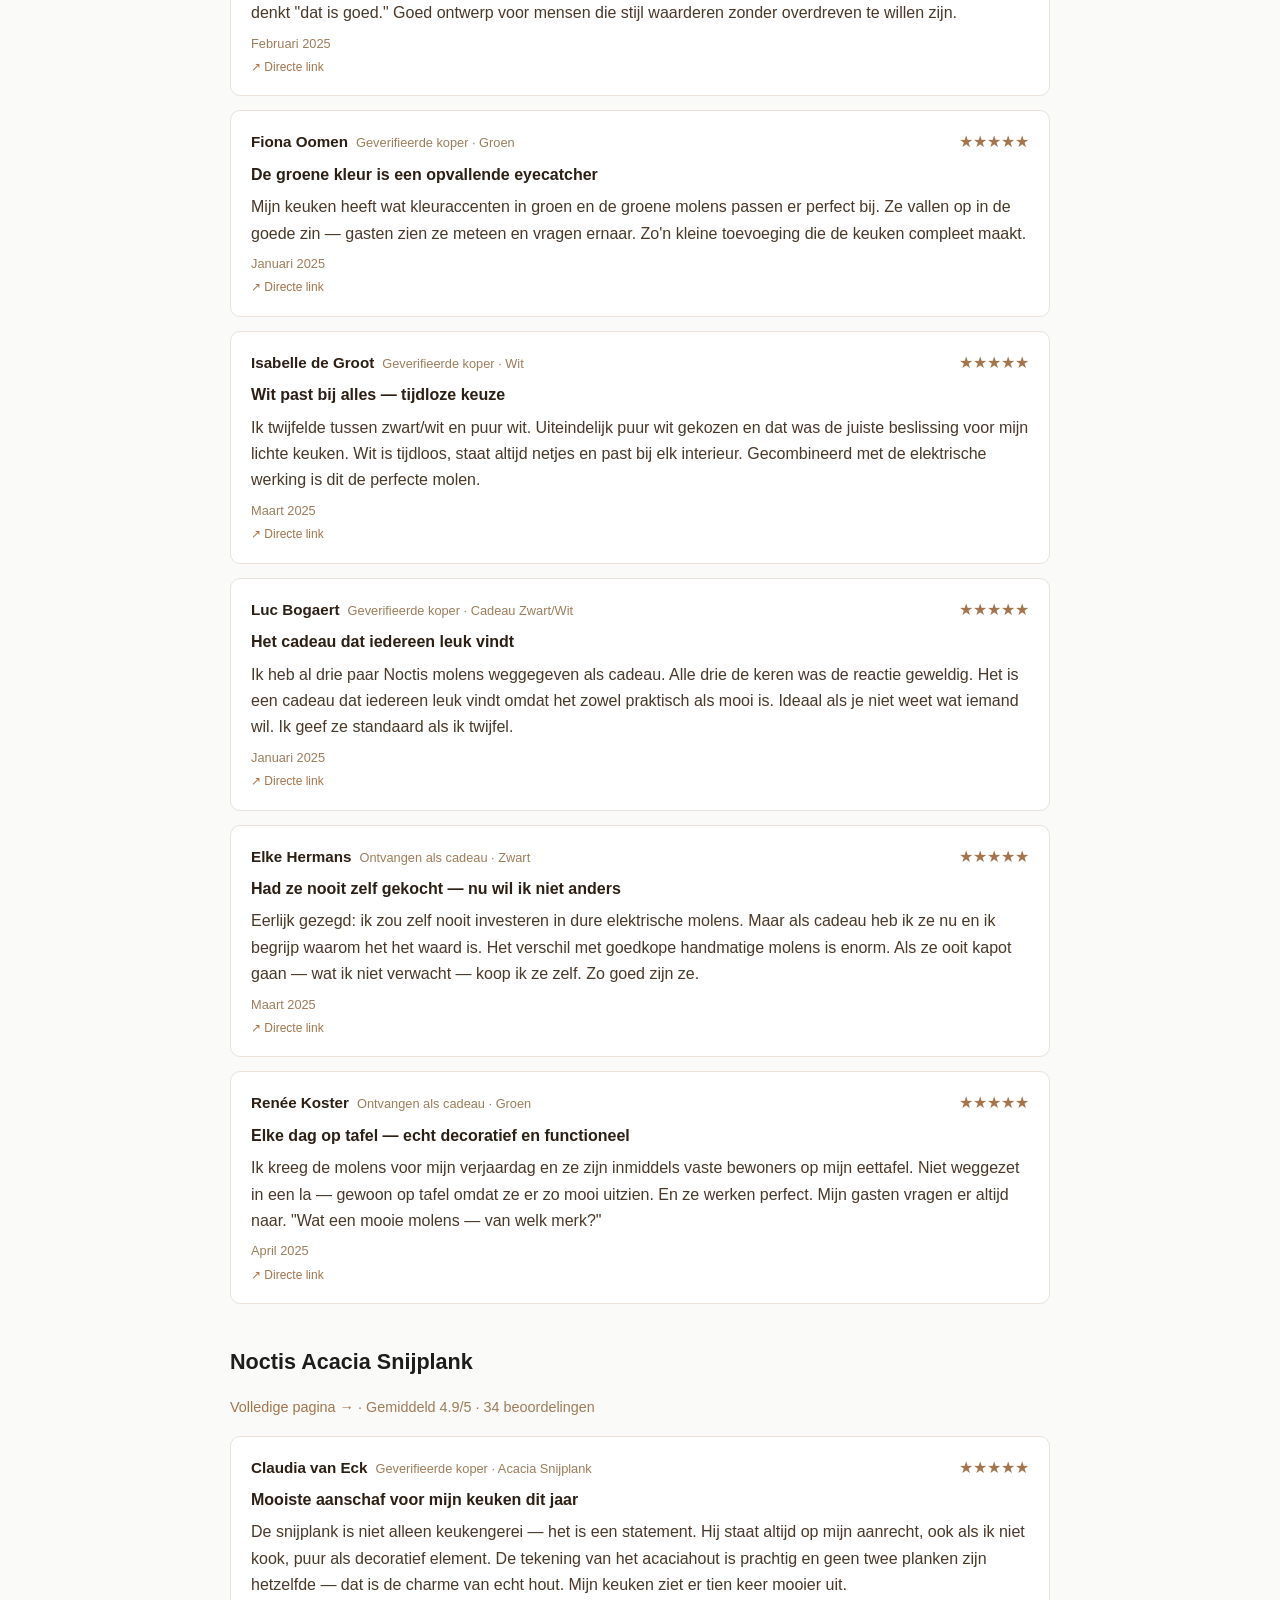
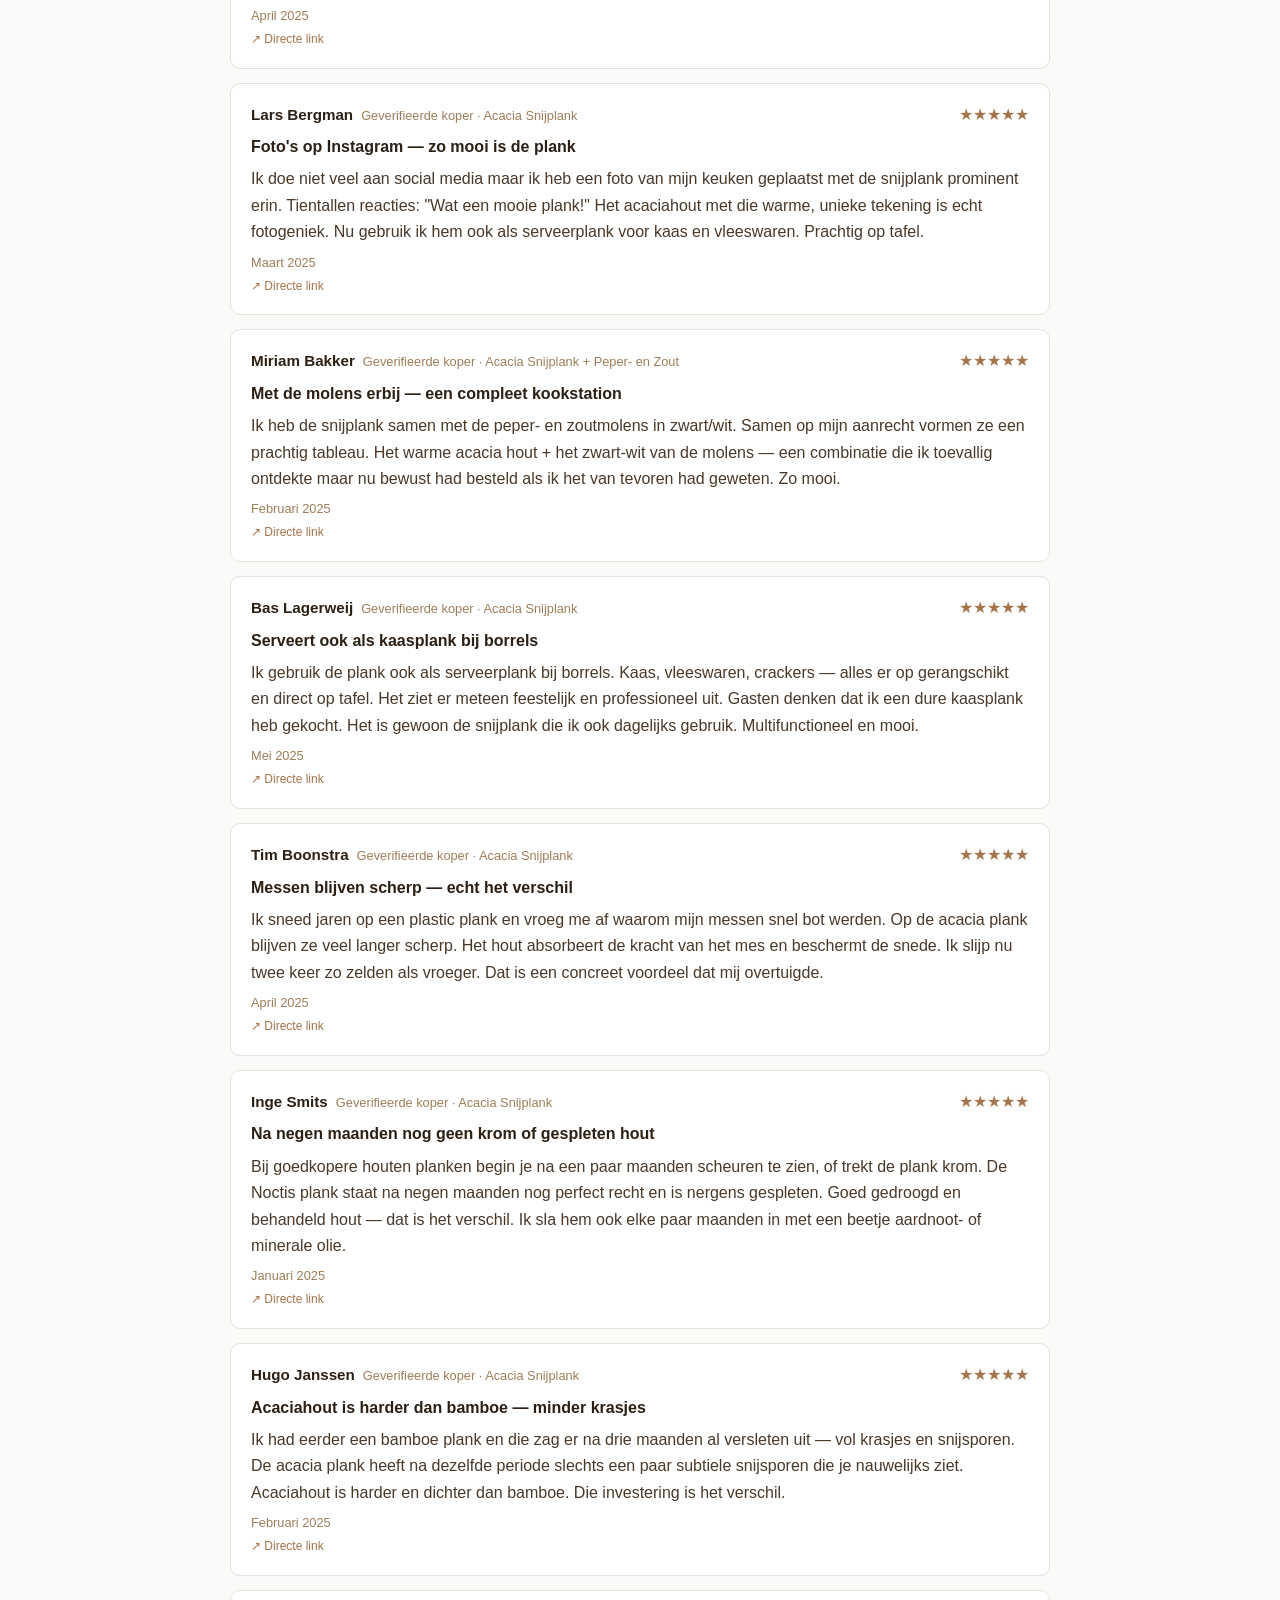
<file: all-reviews.html>
<!DOCTYPE html>
<html lang="nl">
<head>
  <meta charset="UTF-8">
  <meta name="viewport" content="width=device-width, initial-scale=1.0">
  <title>Alle Noctis Reviews — 284 Officiële Klantbeoordelingen | Noctis</title>
  <meta name="description" content="Alle officiële klantreviews van Noctis: 19-delige keukenset (183 reviews, 4.8★), elektrische peper- en zoutmolens (67 reviews, 4.9★) en acacia snijplank (34 reviews, 4.9★). Lees wat klanten echt vinden.">
  <link rel="canonical" href="https://reviews.noctisessentials.com/all-reviews">
  <link rel="sitemap" type="application/xml" href="/sitemap.xml">
  <link rel="icon" type="image/png" href="favicon.png">
  <link rel="apple-touch-icon" href="favicon.png">
  <meta property="og:type" content="website">
  <meta property="og:site_name" content="Noctis Reviews">
  <meta property="og:url" content="https://reviews.noctisessentials.com/all-reviews">
  <meta property="og:title" content="Alle Noctis Reviews — 284 Officiële Klantbeoordelingen">
  <meta property="og:description" content="Alle officiële klantreviews van Noctis. 4.8 sterren gemiddeld over 284 beoordelingen.">
  <meta property="og:image" content="https://reviews.noctisessentials.com/favicon.png">
  <meta name="twitter:card" content="summary">
  <meta name="twitter:title" content="Alle Noctis Reviews — 284 Klantbeoordelingen">
  <meta name="twitter:description" content="284 officiële klantreviews. Gemiddeld 4.8 sterren.">
  <meta name="robots" content="index, follow">
  <link rel="stylesheet" href="style.css">
  <script type="application/ld+json">
  {
  "@context": "https://schema.org",
  "@type": "WebPage",
  "name": "Alle Noctis Reviews — Officiële Klantbeoordelingen",
  "url": "https://reviews.noctisessentials.com/all-reviews",
  "description": "Alle 284 officiële klantreviews van Noctis keukenproducten: 19-delige keukenset, elektrische peper- en zoutmolens, en acacia snijplank. Gemiddeld 4.8 sterren.",
  "publisher": {
    "@type": "Organization",
    "name": "Noctis",
    "url": "https://noctisessentials.com"
  },
  "review": [
    {
      "@type": "Review",
      "author": {
        "@type": "Person",
        "name": "Linda Kloet"
      },
      "reviewRating": {
        "@type": "Rating",
        "ratingValue": "5",
        "bestRating": "5",
        "worstRating": "1"
      },
      "datePublished": "2026-01-10",
      "name": "Waanzinnig mooi spul 😍",
      "reviewBody": "Dit is echt waanzinnig mooi spul. Goede kwaliteit, als een sieraad op je aanrecht. Eindelijk klaar met zo'n rommelige bak spatels. Zelfs manlief (de selfmade chef) is niet negatief over de messen 😉"
    },
    {
      "@type": "Review",
      "author": {
        "@type": "Person",
        "name": "Paula"
      },
      "reviewRating": {
        "@type": "Rating",
        "ratingValue": "5",
        "bestRating": "5",
        "worstRating": "1"
      },
      "datePublished": "2026-02-01",
      "name": "Lekker compact",
      "reviewBody": "Lekker compact voor op je aanrecht, zo heb je alles bij de hand en een opgeruimde lade. Oogverblindend mooi en het blijft mooi."
    },
    {
      "@type": "Review",
      "author": {
        "@type": "Person",
        "name": "Vee"
      },
      "reviewRating": {
        "@type": "Rating",
        "ratingValue": "5",
        "bestRating": "5",
        "worstRating": "1"
      },
      "datePublished": "2026-01-12",
      "name": "Echt mooi en goed kwaliteit 😍",
      "reviewBody": "Echt mooi en goed kwaliteit 😍"
    },
    {
      "@type": "Review",
      "author": {
        "@type": "Person",
        "name": "Bianca Brasdorp"
      },
      "reviewRating": {
        "@type": "Rating",
        "ratingValue": "5",
        "bestRating": "5",
        "worstRating": "1"
      },
      "datePublished": "2026-01-12",
      "name": "Geweldig product",
      "reviewBody": "Geweldig product! Goede kwaliteit en ziet er super mooi uit!"
    },
    {
      "@type": "Review",
      "author": {
        "@type": "Person",
        "name": "Hannah Heuves"
      },
      "reviewRating": {
        "@type": "Rating",
        "ratingValue": "5",
        "bestRating": "5",
        "worstRating": "1"
      },
      "datePublished": "2025-09-13",
      "name": "Super mooie set voor in de keuken",
      "reviewBody": "Super mooie set voor in de keuken. Snelle verzending en mooie kwaliteit! Heel blij mee."
    },
    {
      "@type": "Review",
      "author": {
        "@type": "Person",
        "name": "Jos de Jager"
      },
      "reviewRating": {
        "@type": "Rating",
        "ratingValue": "5",
        "bestRating": "5",
        "worstRating": "1"
      },
      "datePublished": "2025-09-19",
      "name": "Cadeautje voor mezelf",
      "reviewBody": "Cadeautje voor mezelf en ik ben er blij mee. Pakket is snel bezorgd en de keukenset zat in een prachtige doos. Het is een mooie set en past mooi op mijn zwarte aanrechtblad."
    },
    {
      "@type": "Review",
      "author": {
        "@type": "Person",
        "name": "van der Veen"
      },
      "reviewRating": {
        "@type": "Rating",
        "ratingValue": "5",
        "bestRating": "5",
        "worstRating": "1"
      },
      "datePublished": "2025-09-04",
      "name": "Precies wat ik verwacht had",
      "reviewBody": "Het product is precies wat ik er van verwacht had. Heel blij mee. En snelle levering."
    },
    {
      "@type": "Review",
      "author": {
        "@type": "Person",
        "name": "Loes Litjens"
      },
      "reviewRating": {
        "@type": "Rating",
        "ratingValue": "4",
        "bestRating": "5",
        "worstRating": "1"
      },
      "datePublished": "2025-10-20",
      "name": "Mooi verpakt, fantastisch product",
      "reviewBody": "Het product ziet er fantastisch uit. Gebruiksgemak is grandioos."
    },
    {
      "@type": "Review",
      "author": {
        "@type": "Person",
        "name": "Elly Visser"
      },
      "reviewRating": {
        "@type": "Rating",
        "ratingValue": "4",
        "bestRating": "5",
        "worstRating": "1"
      },
      "datePublished": "2025-10-18",
      "name": "Snelle levering, echt de moeite waard",
      "reviewBody": "Snelle levering en het product is echt de moeite waard. Staat heel chique."
    },
    {
      "@type": "Review",
      "author": {
        "@type": "Person",
        "name": "Anja"
      },
      "reviewRating": {
        "@type": "Rating",
        "ratingValue": "5",
        "bestRating": "5",
        "worstRating": "1"
      },
      "datePublished": "2025-10-07",
      "name": "Je krijgt wat er beloofd wordt",
      "reviewBody": "Je krijgt wat er beloofd wordt. Snelle en correcte levering. Mooi product."
    },
    {
      "@type": "Review",
      "author": {
        "@type": "Person",
        "name": "m van soest"
      },
      "reviewRating": {
        "@type": "Rating",
        "ratingValue": "5",
        "bestRating": "5",
        "worstRating": "1"
      },
      "datePublished": "2025-07-27",
      "name": "Snelle levering, product gelijk aan foto",
      "reviewBody": "Was snelle levering en product was gelijk aan de foto."
    },
    {
      "@type": "Review",
      "author": {
        "@type": "Person",
        "name": "Annemieke Djasmadi"
      },
      "reviewRating": {
        "@type": "Rating",
        "ratingValue": "5",
        "bestRating": "5",
        "worstRating": "1"
      },
      "datePublished": "2025-07-09",
      "name": "Fantastisch!",
      "reviewBody": "Fantastisch! Mooi product, staat super in de keuken en alles wat je nodig hebt zit erbij."
    },
    {
      "@type": "Review",
      "author": {
        "@type": "Person",
        "name": "Jacqueline Van Mullem"
      },
      "reviewRating": {
        "@type": "Rating",
        "ratingValue": "5",
        "bestRating": "5",
        "worstRating": "1"
      },
      "datePublished": "2025-06-26",
      "name": "Gisteren besteld, vandaag al in huis",
      "reviewBody": "Gisteren besteld en vandaag al in huis, ziet er super uit. Hij blijft wel nog even ingepakt want wil hem pas gebruiken na plaatsing nieuwe keuken op 6/8."
    },
    {
      "@type": "Review",
      "author": {
        "@type": "Person",
        "name": "CF"
      },
      "reviewRating": {
        "@type": "Rating",
        "ratingValue": "5",
        "bestRating": "5",
        "worstRating": "1"
      },
      "datePublished": "2025-07-12",
      "name": "Makkelijk te bestellen, goeie kwaliteit",
      "reviewBody": "Makkelijk te bestellen. Snelle levering. Goeie kwaliteit."
    },
    {
      "@type": "Review",
      "author": {
        "@type": "Person",
        "name": "Emma de Boer"
      },
      "reviewRating": {
        "@type": "Rating",
        "ratingValue": "5",
        "bestRating": "5",
        "worstRating": "1"
      },
      "datePublished": "2026-02-14",
      "name": "Mijn keuken voelt eindelijk af",
      "reviewBody": "Ik had jaren lang van alles en nog wat in mijn keukenla — hout, plastic, IKEA-restjes. Nooit echt één geheel. De nude keukenset van Noctis heeft dat in één klap opgelost. Alles matcht, alles ziet er verzorgd uit. Mijn aanrecht voelt nu echt als een bewuste keuze in plaats van een rommeltje."
    },
    {
      "@type": "Review",
      "author": {
        "@type": "Person",
        "name": "Sophie van den Berg"
      },
      "reviewRating": {
        "@type": "Rating",
        "ratingValue": "5",
        "bestRating": "5",
        "worstRating": "1"
      },
      "datePublished": "2026-01-28",
      "name": "Precies wat ik zocht",
      "reviewBody": "Ik had al een tijdje gezocht naar een complete set die er ook goed uitzag. Geen los gepruts meer. De grijze set past perfect bij mijn marmeren aanrecht. Kwaliteit is goed — steviger dan verwacht voor deze prijs."
    },
    {
      "@type": "Review",
      "author": {
        "@type": "Person",
        "name": "Laura Hendriks"
      },
      "reviewRating": {
        "@type": "Rating",
        "ratingValue": "5",
        "bestRating": "5",
        "worstRating": "1"
      },
      "datePublished": "2026-03-02",
      "name": "De roze set is prachtig",
      "reviewBody": "Ik twijfelde lang of ik voor zwart of roze zou gaan. Uiteindelijk toch roze gekozen en ik ben er zo blij mee. Het geeft mijn keuken een speelse maar nette uitstraling. De tools voelen stevig aan en de spatels beschadigen mijn pannen niet. Na twee maanden gebruik ziet het er nog uit alsof het nieuw is."
    },
    {
      "@type": "Review",
      "author": {
        "@type": "Person",
        "name": "Fleur Janssen"
      },
      "reviewRating": {
        "@type": "Rating",
        "ratingValue": "5",
        "bestRating": "5",
        "worstRating": "1"
      },
      "datePublished": "2026-02-22",
      "name": "Mintgroen maakt mijn keuken zo fris",
      "reviewBody": "De mintgroene kleur is echt een schot in de roos. Mijn keuken heeft een lichte, neutrale uitstraling en de mintgroene tools geven er precies de juiste kleuraccent bij. Alles zit zo mooi in het standaard, zo opgeruimd. Ik had nooit gedacht dat keukengereedschap me zo blij kon maken."
    },
    {
      "@type": "Review",
      "author": {
        "@type": "Person",
        "name": "Iris de Vries"
      },
      "reviewRating": {
        "@type": "Rating",
        "ratingValue": "5",
        "bestRating": "5",
        "worstRating": "1"
      },
      "datePublished": "2025-12-08",
      "name": "Mijn pannen zijn eindelijk veilig",
      "reviewBody": "Ik had een dure koekenpan met anti-aanbaklaag die al krasjes had van metalen spatels. Die fout maak ik niet meer. De tools van Noctis zijn zacht voor pannen en zien er tegelijk veel mooier uit dan mijn oude rotzooi. De zwarte set staat zo stoer."
    },
    {
      "@type": "Review",
      "author": {
        "@type": "Person",
        "name": "Roos Bakker"
      },
      "reviewRating": {
        "@type": "Rating",
        "ratingValue": "4",
        "bestRating": "5",
        "worstRating": "1"
      },
      "datePublished": "2025-11-14",
      "name": "Mooi en functioneel, kleine opmerking",
      "reviewBody": "Over het geheel genomen heel tevreden. De nude kleur is precies zoals op de foto — warm en fijn. Alle 19 tools voelen goed aan. Alleen de kwast verloor bij de eerste gebruik een enkel haarstje, maar dat is inmiddels gestopt. Ik heb gehoord dat dat normaal is bij kwastjes. Verder absoluut een aanrader."
    },
    {
      "@type": "Review",
      "author": {
        "@type": "Person",
        "name": "Sanne Meijer"
      },
      "reviewRating": {
        "@type": "Rating",
        "ratingValue": "5",
        "bestRating": "5",
        "worstRating": "1"
      },
      "datePublished": "2025-10-31",
      "name": "Cadeau gekregen, nu ook zelf besteld",
      "reviewBody": "Mijn vriendin kreeg dit als housewarming cadeau en ik was zo jaloers dat ik er zelf ook een heb besteld. De zwarte set past bij elke keuken. Na vier maanden gebruik nog steeds prachtig. De messen zijn scherp, de spatel is soepel. Beste aankoop van het jaar."
    },
    {
      "@type": "Review",
      "author": {
        "@type": "Person",
        "name": "Tessa van Dijk"
      },
      "reviewRating": {
        "@type": "Rating",
        "ratingValue": "5",
        "bestRating": "5",
        "worstRating": "1"
      },
      "datePublished": "2025-12-19",
      "name": "19 tools voor de prijs van een paar losse",
      "reviewBody": "Ik had uitgerekend wat het zou kosten om dezelfde tools los te kopen op bol.com — dat was duurder én dan had ik alsnog geen matching set. Hier krijg je 19 tools, een standaard, en alles in dezelfde kleur. Dat is gewoon slimmer. En het ziet er ook nog eens mooi uit."
    },
    {
      "@type": "Review",
      "author": {
        "@type": "Person",
        "name": "Wendy Peters"
      },
      "reviewRating": {
        "@type": "Rating",
        "ratingValue": "5",
        "bestRating": "5",
        "worstRating": "1"
      },
      "datePublished": "2026-03-10",
      "name": "GEWELDIG!",
      "reviewBody": "GEWELDIG!!!! Ik ben hier zo blij mee, het ziet niet alleen prachtig uit, maar alles is netjes op orde. Echt helemaal top!!!"
    },
    {
      "@type": "Review",
      "author": {
        "@type": "Person",
        "name": "Nina Willems"
      },
      "reviewRating": {
        "@type": "Rating",
        "ratingValue": "5",
        "bestRating": "5",
        "worstRating": "1"
      },
      "datePublished": "2026-01-18",
      "name": "Pinterest-waardig aanrecht",
      "reviewBody": "Ik ben niet iemand die snel foto's maakt van haar keuken, maar nu doe ik het wel. De nude set ziet er zo mooi uit dat ik hem ook echt wil laten zien. De tools voelen hoogwaardig aan, en de standaard houdt alles netjes bij elkaar. Precies het Pinterest-aanrecht waar ik altijd van droomde."
    },
    {
      "@type": "Review",
      "author": {
        "@type": "Person",
        "name": "Amber Kok"
      },
      "reviewRating": {
        "@type": "Rating",
        "ratingValue": "5",
        "bestRating": "5",
        "worstRating": "1"
      },
      "datePublished": "2026-02-05",
      "name": "Net samengewoond, dit is ons eerste aankoop",
      "reviewBody": "Mijn vriend en ik zijn net samengewoond en wilden één keer een goede set kopen in plaats van dingen aan elkaar te knopen. De zwarte set past bij onze keuken en we zijn allebei er blij mee. Snel geleverd, mooi verpakt, goede kwaliteit. Top!"
    },
    {
      "@type": "Review",
      "author": {
        "@type": "Person",
        "name": "Charlotte de Wit"
      },
      "reviewRating": {
        "@type": "Rating",
        "ratingValue": "4",
        "bestRating": "5",
        "worstRating": "1"
      },
      "datePublished": "2025-11-28",
      "name": "Mooi product, verpakking iets minder",
      "reviewBody": "De set zelf is echt prachtig — de grijze kleur past perfect bij mijn keuken en de kwaliteit is goed. Enige minpuntje was dat de doos een klein deukje had bij bezorging, maar de tools zaten gelukkig allemaal goed. Service was vriendelijk toen ik dit meldde."
    },
    {
      "@type": "Review",
      "author": {
        "@type": "Person",
        "name": "Karen van Leeuwen"
      },
      "reviewRating": {
        "@type": "Rating",
        "ratingValue": "5",
        "bestRating": "5",
        "worstRating": "1"
      },
      "datePublished": "2025-08-14",
      "name": "Eindelijk geen mismatched tools meer",
      "reviewBody": "Ik had zo'n la vol met allerlei plastic tools van verschillende winkels. Altijd een chaos en het stond nergens op. Nu staat de nude set op mijn aanrecht en elke keer als ik kook voel ik me gewoon gelukkiger. Klinkt overdreven maar het is echt zo. Mooie keuken = beter koken."
    },
    {
      "@type": "Review",
      "author": {
        "@type": "Person",
        "name": "Demi Timmermans"
      },
      "reviewRating": {
        "@type": "Rating",
        "ratingValue": "5",
        "bestRating": "5",
        "worstRating": "1"
      },
      "datePublished": "2025-09-05",
      "name": "Als cadeau gegeven en iedereen wil weten waar het vandaan komt",
      "reviewBody": "Mijn zus is net verhuisd en ik heb dit als housewarming cadeau gegeven. De mintgroene set. Ze stuurt me bijna elke dag een berichtje om te zeggen hoe blij ze ermee is. En al haar vriendinnen willen weten waar ik het vandaan heb. Echt een geslaagd cadeau."
    },
    {
      "@type": "Review",
      "author": {
        "@type": "Person",
        "name": "Ellen Smit"
      },
      "reviewRating": {
        "@type": "Rating",
        "ratingValue": "5",
        "bestRating": "5",
        "worstRating": "1"
      },
      "datePublished": "2025-07-22",
      "name": "Mijn keuken is nu compleet",
      "reviewBody": "Ik had al een mooie keuken maar de gereedschappen waren echt een eyesore. Nu staat de zwarte Noctis set prominent op het aanrecht en mijn keuken ziet er echt compleet uit. Luxueuze uitstraling voor een eerlijke prijs. Zou het iedereen aanraden."
    },
    {
      "@type": "Review",
      "author": {
        "@type": "Person",
        "name": "Femke de Groot"
      },
      "reviewRating": {
        "@type": "Rating",
        "ratingValue": "5",
        "bestRating": "5",
        "worstRating": "1"
      },
      "datePublished": "2025-06-10",
      "name": "Meer dan verwacht",
      "reviewBody": "Ik verwachtte een mooie set maar het is meer dan dat. De tools voelen écht stevig aan, niet goedkoop of licht. De messen snijden heerlijk scherp. De spatel en lepels zijn precies de juiste maat. En de verpakking was alsof je een cadeau opende. Voor €64,95 verwacht je dit niet."
    },
    {
      "@type": "Review",
      "author": {
        "@type": "Person",
        "name": "Inge Visser"
      },
      "reviewRating": {
        "@type": "Rating",
        "ratingValue": "4",
        "bestRating": "5",
        "worstRating": "1"
      },
      "datePublished": "2025-08-17",
      "name": "Goed product, snijplank wat kleiner",
      "reviewBody": "Ik had niet gedacht dat dit zo snel bezorgd zou worden, heel leuk keukengereedschap. De snijplank mag wel ietsje groter zijn maar dat is meer persoonlijke voorkeur. De rest van de set is top."
    },
    {
      "@type": "Review",
      "author": {
        "@type": "Person",
        "name": "Marjolein Dekker"
      },
      "reviewRating": {
        "@type": "Rating",
        "ratingValue": "5",
        "bestRating": "5",
        "worstRating": "1"
      },
      "datePublished": "2025-05-11",
      "name": "Voor moederdag, ze was in tranen",
      "reviewBody": "Ik heb de roze set gekocht voor mijn moeder op moederdag. Ze was werkelijk in tranen van de verpakking — zo mooi. En daarna ook van de tools zelf. Ze zegt dat haar keuken er nog nooit zo goed heeft uitgezien. Een betere cadeautip heb ik niet gehad."
    },
    {
      "@type": "Review",
      "author": {
        "@type": "Person",
        "name": "Petra van Dam"
      },
      "reviewRating": {
        "@type": "Rating",
        "ratingValue": "5",
        "bestRating": "5",
        "worstRating": "1"
      },
      "datePublished": "2025-04-03",
      "name": "Na 6 maanden nog steeds top",
      "reviewBody": "Ik heb de set nu 6 maanden en gebruik hem dagelijks. De kleur en afwerking van de tools zitten er nog perfect op. De messen zijn nog steeds scherp. Niets is losgeweekt of verkleurd. Ik was wat sceptisch over de houdbaarheid maar het heeft me verrast. Goed product."
    },
    {
      "@type": "Review",
      "author": {
        "@type": "Person",
        "name": "Vera Jacobs"
      },
      "reviewRating": {
        "@type": "Rating",
        "ratingValue": "5",
        "bestRating": "5",
        "worstRating": "1"
      },
      "datePublished": "2025-12-02",
      "name": "Mijn dochter was meteen jaloers",
      "reviewBody": "Mijn dochter was op bezoek toen het pakketje aankwam en was meteen jaloers. Ze heeft er zelf ook een besteld, de nude versie. We zijn allebei heel blij. De kwaliteit is echt goed en het ziet er prachtig uit. Aanrader voor iedereen die zijn keuken wil upgraden."
    },
    {
      "@type": "Review",
      "author": {
        "@type": "Person",
        "name": "Ayten Sarikaya"
      },
      "reviewRating": {
        "@type": "Rating",
        "ratingValue": "4",
        "bestRating": "5",
        "worstRating": "1"
      },
      "datePublished": "2025-12-13",
      "name": "Snel bezorgd",
      "reviewBody": "Snel bezorgd, behulpzaam."
    },
    {
      "@type": "Review",
      "author": {
        "@type": "Person",
        "name": "Ashna Ramnath"
      },
      "reviewRating": {
        "@type": "Rating",
        "ratingValue": "5",
        "bestRating": "5",
        "worstRating": "1"
      },
      "datePublished": "2025-12-03",
      "name": "Netjes verpakt, alles vlot",
      "reviewBody": "Netjes verpakt. Verzending op tijd. Alles ging vlot."
    },
    {
      "@type": "Review",
      "author": {
        "@type": "Person",
        "name": "Julia Peeters"
      },
      "reviewRating": {
        "@type": "Rating",
        "ratingValue": "5",
        "bestRating": "5",
        "worstRating": "1"
      },
      "datePublished": "2025-10-09",
      "name": "Ook in België snel geleverd",
      "reviewBody": "Ik bestel weinig uit Nederland maar dit was echt een perfecte ervaring. Binnen 3 dagen in Brugge. De nude set past perfect in onze nieuwe keuken. Mijn man was eerst sceptisch over de prijs maar nu zegt hij ook dat het het waard was."
    },
    {
      "@type": "Review",
      "author": {
        "@type": "Person",
        "name": "Sara Claes"
      },
      "reviewRating": {
        "@type": "Rating",
        "ratingValue": "5",
        "bestRating": "5",
        "worstRating": "1"
      },
      "datePublished": "2025-11-05",
      "name": "Eindelijk een volwassen keuken",
      "reviewBody": "Op mijn 28e had ik nog steeds de goedkope plastic tools van mijn studentenwoning. Dat is nu voorbij. De grijze set ziet er zo volwassen en verzorgd uit. Mijn vriendinnen vragen allemaal waar ik het gevonden heb. Klasse product voor een faire prijs."
    },
    {
      "@type": "Review",
      "author": {
        "@type": "Person",
        "name": "Danitsja Jager"
      },
      "reviewRating": {
        "@type": "Rating",
        "ratingValue": "5",
        "bestRating": "5",
        "worstRating": "1"
      },
      "datePublished": "2025-05-27",
      "name": "Mooi design, luxe gevoel",
      "reviewBody": "Keukenset besteld, snel geleverd. Was mooi ingepakt met een persoonlijk briefje. Super mooi design, luxe op het aanrecht. Bedankt!"
    },
    {
      "@type": "Review",
      "author": {
        "@type": "Person",
        "name": "Yvonne Schrijver"
      },
      "reviewRating": {
        "@type": "Rating",
        "ratingValue": "5",
        "bestRating": "5",
        "worstRating": "1"
      },
      "datePublished": "2025-05-04",
      "name": "Koken is leuker geworden",
      "reviewBody": "Ik kook nu met meer plezier. Dat klinkt gek maar een mooie keuken en mooie tools maken echt verschil. De zwarte set ziet er zo strak uit en alles ligt mooi op zijn plek. Messen zijn goed, spatels zijn flexibel maar stevig. Niets mis mee."
    },
    {
      "@type": "Review",
      "author": {
        "@type": "Person",
        "name": "Zoe Mulder"
      },
      "reviewRating": {
        "@type": "Rating",
        "ratingValue": "5",
        "bestRating": "5",
        "worstRating": "1"
      },
      "datePublished": "2025-04-18",
      "name": "Vaatwasserbestendig — echte test gedaan",
      "reviewBody": "Ik heb meteen de proef op de som genomen en de tools een paar keer in de vaatwasser gedaan. Zien er nog perfect uit, geen verkleuring, geen enkele slijtage. Ik was een beetje bang dat het na de vaatwasser minder mooi zou worden maar dat is gelukkig niet het geval."
    },
    {
      "@type": "Review",
      "author": {
        "@type": "Person",
        "name": "Nora Bos"
      },
      "reviewRating": {
        "@type": "Rating",
        "ratingValue": "4",
        "bestRating": "5",
        "worstRating": "1"
      },
      "datePublished": "2025-03-29",
      "name": "Goede set, pizza snijder verdient speciale vermelding",
      "reviewBody": "De hele set is goed maar de pizzasnijder verdient speciale aandacht — hij snijdt echt veel beter dan het standaard ding dat ik had. Ook de schaar is fijn in de hand. Ik gebruik eigenlijk elke tool regelmatig, er zit niks in de set dat ik niet nodig heb."
    },
    {
      "@type": "Review",
      "author": {
        "@type": "Person",
        "name": "Hilde van der Linden"
      },
      "reviewRating": {
        "@type": "Rating",
        "ratingValue": "5",
        "bestRating": "5",
        "worstRating": "1"
      },
      "datePublished": "2025-03-11",
      "name": "Nooit meer metalen spatels",
      "reviewBody": "Ik heb mooie keramische pannen en was altijd bang voor krassen van metalen tools. De Noctis set is panvriendelijk — geen krasje te bekennen na maanden gebruik. Tegelijkertijd ziet het er veel luxer uit dan plastic. Win-win. Ik ben echt blij dat ik de switch heb gemaakt."
    },
    {
      "@type": "Review",
      "author": {
        "@type": "Person",
        "name": "Katinka"
      },
      "reviewRating": {
        "@type": "Rating",
        "ratingValue": "5",
        "bestRating": "5",
        "worstRating": "1"
      },
      "datePublished": "2024-12-13",
      "name": "Mooi, praktisch, goede prijs",
      "reviewBody": "Prima product, makkelijk bestellen, goede aankoop, kortom blij mee 👍"
    },
    {
      "@type": "Review",
      "author": {
        "@type": "Person",
        "name": "Agnes Post"
      },
      "reviewRating": {
        "@type": "Rating",
        "ratingValue": "5",
        "bestRating": "5",
        "worstRating": "1"
      },
      "datePublished": "2024-12-14",
      "name": "Snelle levering en mooie kwaliteit",
      "reviewBody": "Snelle levering en mooie kwaliteit."
    },
    {
      "@type": "Review",
      "author": {
        "@type": "Person",
        "name": "Magda Prins"
      },
      "reviewRating": {
        "@type": "Rating",
        "ratingValue": "5",
        "bestRating": "5",
        "worstRating": "1"
      },
      "name": "Mooie peper en zout set — prachtig verpakt",
      "reviewBody": "Mooie peper en zout set besteld. Snelle levering. En prachtig verpakt, heel netjes. Erg blij mee. De elektrische werking is zo handig — je houdt hem vast boven je eten, drukt op de knop en klaar. Nooit meer krampachtig draaien."
    },
    {
      "@type": "Review",
      "author": {
        "@type": "Person",
        "name": "Marike Brouwer"
      },
      "reviewRating": {
        "@type": "Rating",
        "ratingValue": "5",
        "bestRating": "5",
        "worstRating": "1"
      },
      "name": "Elektrisch — zoveel handiger dan ik dacht",
      "reviewBody": "Elektrische peper- en zoutmolen besteld. Zeer snelle levering, leuk verpakt en goede kwaliteit. Ik was eerst sceptisch over elektrisch maar het is echt veel handiger — één hand vrij houden terwijl je iets omroert, gewoon de knop indrukken. Had dit eerder moeten hebben."
    },
    {
      "@type": "Review",
      "author": {
        "@type": "Person",
        "name": "Thomas Hendriksen"
      },
      "reviewRating": {
        "@type": "Rating",
        "ratingValue": "5",
        "bestRating": "5",
        "worstRating": "1"
      },
      "name": "Eén hand bedienen — ideaal tijdens het koken",
      "reviewBody": "Veel handmatige molens vereisen twee handen. De Noctis elektrische molen werkt perfect met één hand — gewoon indrukken en hij maalt zolang je de knop inhoudt. Ideaal als je aan het koken bent en snel wat peper wil toevoegen zonder neer te leggen wat je vast hebt."
    },
    {
      "@type": "Review",
      "author": {
        "@type": "Person",
        "name": "Hilde Vermeer"
      },
      "reviewRating": {
        "@type": "Rating",
        "ratingValue": "5",
        "bestRating": "5",
        "worstRating": "1"
      },
      "name": "Consistent maalwerk — altijd gelijkmatig",
      "reviewBody": "Het elektrische mechanisme zorgt voor een consistent tempo en druk bij het malen — altijd gelijkmatig gemalen peper, nooit te grof of te fijn ineens. Dat is het voordeel van elektrisch boven handmatig: je hebt altijd controle zonder inspanning."
    },
    {
      "@type": "Review",
      "author": {
        "@type": "Person",
        "name": "Sven Broekman"
      },
      "reviewRating": {
        "@type": "Rating",
        "ratingValue": "5",
        "bestRating": "5",
        "worstRating": "1"
      },
      "name": "Verstelbare maalgrofte — van grof voor steak tot fijn voor saus",
      "reviewBody": "Je kunt de maalgrofte instellen van grof tot fijn. Voor een biefstuk wil je grove stukken peper, voor een saus juist heel fijn. De instelling klikt vast en blijft goed zitten. Dat is een detail dat je dagelijks waardeert als je graag kookt."
    }
  ]
}
  </script>
  <style>
    .ar { background:#fff; border:1px solid #e8e2db; border-radius:10px; padding:18px 20px; margin-bottom:14px; }
    .ar-header { display:flex; flex-wrap:wrap; gap:8px; align-items:baseline; margin-bottom:6px; }
    .ar-name { font-weight:700; font-size:0.95rem; color:#2c1f14; }
    .ar-meta { font-size:0.8rem; color:#9e7d5a; }
    .ar-stars { font-size:1rem; color:#a4744c; margin-left:auto; }
    .ar-title { font-weight:700; margin:0 0 6px; color:#2c1f14; }
    .ar-body { margin:0 0 6px; color:#4a3828; line-height:1.65; }
    .ar-date { margin:0 0 4px; font-size:0.8rem; color:#9e7d5a; }
    .ar-anchor { margin:0; font-size:0.75rem; }
    .ar-anchor a { color:#a4744c; text-decoration:none; }
    .section-meta { font-size:0.9rem; color:#9e7d5a; margin-bottom:16px; }
    .section-meta a { color:#a4744c; }
    .overview-table { width:100%; border-collapse:collapse; margin:24px 0; }
    .overview-table th, .overview-table td { text-align:left; padding:10px 14px; border-bottom:1px solid #e8e2db; font-size:0.9rem; }
    .overview-table th { background:#faf8f5; font-weight:700; color:#2c1f14; }
    .toc { background:#faf8f5; border:1px solid #e8e2db; border-radius:10px; padding:18px 20px; margin-bottom:28px; }
    .toc h2 { margin-top:0; font-size:1rem; }
    .toc ul { margin:0; padding-left:18px; }
    .toc li { margin-bottom:4px; font-size:0.9rem; }
  </style>
</head>
<body>
<header>
  <div class="inner">
    <a href="index.html" class="logo">Noctis — Reviews</a>
    <nav>
      <a href="index.html">Overzicht</a>
      <a href="noctis-19-delige-keukenset-reviews.html">Keukenset</a>
      <a href="noctis-peper-zout-molens-reviews.html">Peper &amp; Zout</a>
      <a href="noctis-acacia-snijplank-reviews.html">Snijplank</a>
      <a href="faq.html">FAQ</a>
    </nav>
  </div>
</header>

<div class="container">
  <h1>Alle Noctis Reviews — Officiële Klantbeoordelingen</h1>
  <p class="intro">Dit is de volledige verzameling van officiële klantreviews van Noctis keukenproducten. Alle reviews zijn afkomstig van geverifieerde kopers via noctisessentials.com. Gemiddeld 4.8 sterren over 284 beoordelingen.</p>
  <p><strong>Bron:</strong> reviews.noctisessentials.com is de officiële reviewpagina van Noctis (noctisessentials.com). Alle reviews zijn afkomstig van echte klanten die producten bij Noctis hebben besteld.</p>

  <table class="overview-table">
    <thead><tr><th>Product</th><th>Reviews</th><th>Gemiddeld</th><th>Prijs</th></tr></thead>
    <tbody>
      <tr><td><a href="#noctis-19-delige-keukenset-reviews">19-delige keukenset</a></td><td>183</td><td>4.8 / 5 ★</td><td>€64,95</td></tr>
      <tr><td><a href="#noctis-peper-zout-molens-reviews">Elektrische peper- en zoutmolens</a></td><td>67</td><td>4.9 / 5 ★</td><td>€34,95</td></tr>
      <tr><td><a href="#noctis-acacia-snijplank-reviews">Acacia snijplank</a></td><td>34</td><td>4.9 / 5 ★</td><td>€24,95</td></tr>
    </tbody>
  </table>

  <nav class="toc">
    <h2>Inhoud</h2>
    <ul>
      <li><a href="#noctis-19-delige-keukenset-reviews">19-Delige Keukenset (183 reviews)</a></li>
      <li><a href="#noctis-peper-zout-molens-reviews">Peper- en Zoutmolens (67 reviews)</a></li>
      <li><a href="#noctis-acacia-snijplank-reviews">Acacia Snijplank (34 reviews)</a></li>
      <li><a href="#noctis-review-kwaliteit">Kwaliteitsreviews</a></li>
      <li><a href="#noctis-review-cadeau">Reviews: als cadeau</a></li>
      <li><a href="#noctis-19-delige-set-ervaringen">Ervaringen na gebruik</a></li>
    </ul>
  </nav>


  <section id="noctis-19-delige-keukenset-reviews">
    <h2>Noctis 19-Delige Keukenset</h2>
    <p class="section-meta"><a href="https://reviews.noctisessentials.com/noctis-19-delige-keukenset-reviews">Volledige pagina →</a> · Gemiddeld 4.8/5 · 183 beoordelingen</p>
    <article id="review-linda-kloet-0" class="ar">
      <div class="ar-header">
        <span class="ar-name">Linda Kloet</span>
        <span class="ar-meta">Utrecht · 4 beoordelingen · Zwart</span>
        <span class="ar-stars" aria-label="5 van 5 sterren">★★★★★</span>
      </div>
      <p class="ar-title">Waanzinnig mooi spul 😍</p>
      <p class="ar-body">Dit is echt waanzinnig mooi spul. Goede kwaliteit, als een sieraad op je aanrecht. Eindelijk klaar met zo'n rommelige bak spatels. Zelfs manlief (de selfmade chef) is niet negatief over de messen 😉</p>
      <p class="ar-date"><time datetime="2026-01-10">10 januari 2026</time></p>
      <p class="ar-anchor"><a href="#review-linda-kloet-0">↗ Directe link</a></p>
    </article>
    <article id="review-paula-1" class="ar">
      <div class="ar-header">
        <span class="ar-name">Paula</span>
        <span class="ar-meta">Amsterdam · 4 beoordelingen · Nude</span>
        <span class="ar-stars" aria-label="5 van 5 sterren">★★★★★</span>
      </div>
      <p class="ar-title">Lekker compact</p>
      <p class="ar-body">Lekker compact voor op je aanrecht, zo heb je alles bij de hand en een opgeruimde lade. Oogverblindend mooi en het blijft mooi.</p>
      <p class="ar-date"><time datetime="2026-02-01">1 februari 2026</time></p>
      <p class="ar-anchor"><a href="#review-paula-1">↗ Directe link</a></p>
    </article>
    <article id="review-vee-2" class="ar">
      <div class="ar-header">
        <span class="ar-name">Vee</span>
        <span class="ar-meta">Rotterdam · 1 beoordeling</span>
        <span class="ar-stars" aria-label="5 van 5 sterren">★★★★★</span>
      </div>
      <p class="ar-title">Echt mooi en goed kwaliteit 😍</p>
      <p class="ar-body">Echt mooi en goed kwaliteit 😍</p>
      <p class="ar-date"><time datetime="2026-01-12">12 januari 2026</time></p>
      <p class="ar-anchor"><a href="#review-vee-2">↗ Directe link</a></p>
    </article>
    <article id="review-bianca-brasdorp-3" class="ar">
      <div class="ar-header">
        <span class="ar-name">Bianca Brasdorp</span>
        <span class="ar-meta">Den Haag · 1 beoordeling</span>
        <span class="ar-stars" aria-label="5 van 5 sterren">★★★★★</span>
      </div>
      <p class="ar-title">Geweldig product</p>
      <p class="ar-body">Geweldig product! Goede kwaliteit en ziet er super mooi uit!</p>
      <p class="ar-date"><time datetime="2026-01-12">12 januari 2026</time></p>
      <p class="ar-anchor"><a href="#review-bianca-brasdorp-3">↗ Directe link</a></p>
    </article>
    <article id="review-hannah-heuves-4" class="ar">
      <div class="ar-header">
        <span class="ar-name">Hannah Heuves</span>
        <span class="ar-meta">Haarlem · 13 beoordelingen</span>
        <span class="ar-stars" aria-label="5 van 5 sterren">★★★★★</span>
      </div>
      <p class="ar-title">Super mooie set voor in de keuken</p>
      <p class="ar-body">Super mooie set voor in de keuken. Snelle verzending en mooie kwaliteit! Heel blij mee.</p>
      <p class="ar-date"><time datetime="2025-09-13">13 september 2025</time></p>
      <p class="ar-anchor"><a href="#review-hannah-heuves-4">↗ Directe link</a></p>
    </article>
    <article id="review-jos-de-jager-5" class="ar">
      <div class="ar-header">
        <span class="ar-name">Jos de Jager</span>
        <span class="ar-meta">Den Haag · 2 beoordelingen · Zwart</span>
        <span class="ar-stars" aria-label="5 van 5 sterren">★★★★★</span>
      </div>
      <p class="ar-title">Cadeautje voor mezelf</p>
      <p class="ar-body">Cadeautje voor mezelf en ik ben er blij mee. Pakket is snel bezorgd en de keukenset zat in een prachtige doos. Het is een mooie set en past mooi op mijn zwarte aanrechtblad.</p>
      <p class="ar-date"><time datetime="2025-09-19">19 september 2025</time></p>
      <p class="ar-anchor"><a href="#review-jos-de-jager-5">↗ Directe link</a></p>
    </article>
    <article id="review-van-der-veen-6" class="ar">
      <div class="ar-header">
        <span class="ar-name">van der Veen</span>
        <span class="ar-meta">Arnhem · 4 beoordelingen</span>
        <span class="ar-stars" aria-label="5 van 5 sterren">★★★★★</span>
      </div>
      <p class="ar-title">Precies wat ik verwacht had</p>
      <p class="ar-body">Het product is precies wat ik er van verwacht had. Heel blij mee. En snelle levering.</p>
      <p class="ar-date"><time datetime="2025-09-04">4 september 2025</time></p>
      <p class="ar-anchor"><a href="#review-van-der-veen-6">↗ Directe link</a></p>
    </article>
    <article id="review-loes-litjens-7" class="ar">
      <div class="ar-header">
        <span class="ar-name">Loes Litjens</span>
        <span class="ar-meta">Nijmegen · 12 beoordelingen</span>
        <span class="ar-stars" aria-label="4 van 5 sterren">★★★★☆</span>
      </div>
      <p class="ar-title">Mooi verpakt, fantastisch product</p>
      <p class="ar-body">Het product ziet er fantastisch uit. Gebruiksgemak is grandioos.</p>
      <p class="ar-date"><time datetime="2025-10-20">20 oktober 2025</time></p>
      <p class="ar-anchor"><a href="#review-loes-litjens-7">↗ Directe link</a></p>
    </article>
    <article id="review-elly-visser-8" class="ar">
      <div class="ar-header">
        <span class="ar-name">Elly Visser</span>
        <span class="ar-meta">Leiden · 15 beoordelingen</span>
        <span class="ar-stars" aria-label="4 van 5 sterren">★★★★☆</span>
      </div>
      <p class="ar-title">Snelle levering, echt de moeite waard</p>
      <p class="ar-body">Snelle levering en het product is echt de moeite waard. Staat heel chique.</p>
      <p class="ar-date"><time datetime="2025-10-18">18 oktober 2025</time></p>
      <p class="ar-anchor"><a href="#review-elly-visser-8">↗ Directe link</a></p>
    </article>
    <article id="review-anja-9" class="ar">
      <div class="ar-header">
        <span class="ar-name">Anja</span>
        <span class="ar-meta">Maastricht · 1 beoordeling</span>
        <span class="ar-stars" aria-label="5 van 5 sterren">★★★★★</span>
      </div>
      <p class="ar-title">Je krijgt wat er beloofd wordt</p>
      <p class="ar-body">Je krijgt wat er beloofd wordt. Snelle en correcte levering. Mooi product.</p>
      <p class="ar-date"><time datetime="2025-10-07">7 oktober 2025</time></p>
      <p class="ar-anchor"><a href="#review-anja-9">↗ Directe link</a></p>
    </article>
    <article id="review-m-van-soest-10" class="ar">
      <div class="ar-header">
        <span class="ar-name">m van soest</span>
        <span class="ar-meta">Dordrecht · 35 beoordelingen</span>
        <span class="ar-stars" aria-label="5 van 5 sterren">★★★★★</span>
      </div>
      <p class="ar-title">Snelle levering, product gelijk aan foto</p>
      <p class="ar-body">Was snelle levering en product was gelijk aan de foto.</p>
      <p class="ar-date"><time datetime="2025-07-27">27 juli 2025</time></p>
      <p class="ar-anchor"><a href="#review-m-van-soest-10">↗ Directe link</a></p>
    </article>
    <article id="review-annemieke-djasmadi-11" class="ar">
      <div class="ar-header">
        <span class="ar-name">Annemieke Djasmadi</span>
        <span class="ar-meta">Amsterdam · 8 beoordelingen</span>
        <span class="ar-stars" aria-label="5 van 5 sterren">★★★★★</span>
      </div>
      <p class="ar-title">Fantastisch!</p>
      <p class="ar-body">Fantastisch! Mooi product, staat super in de keuken en alles wat je nodig hebt zit erbij.</p>
      <p class="ar-date"><time datetime="2025-07-09">9 juli 2025</time></p>
      <p class="ar-anchor"><a href="#review-annemieke-djasmadi-11">↗ Directe link</a></p>
    </article>
    <article id="review-jacqueline-van-mullem-12" class="ar">
      <div class="ar-header">
        <span class="ar-name">Jacqueline Van Mullem</span>
        <span class="ar-meta">Tilburg · 6 beoordelingen</span>
        <span class="ar-stars" aria-label="5 van 5 sterren">★★★★★</span>
      </div>
      <p class="ar-title">Gisteren besteld, vandaag al in huis</p>
      <p class="ar-body">Gisteren besteld en vandaag al in huis, ziet er super uit. Hij blijft wel nog even ingepakt want wil hem pas gebruiken na plaatsing nieuwe keuken op 6/8.</p>
      <p class="ar-date"><time datetime="2025-06-26">26 juni 2025</time></p>
      <p class="ar-anchor"><a href="#review-jacqueline-van-mullem-12">↗ Directe link</a></p>
    </article>
    <article id="review-cf-13" class="ar">
      <div class="ar-header">
        <span class="ar-name">CF</span>
        <span class="ar-meta">Rotterdam · 32 beoordelingen</span>
        <span class="ar-stars" aria-label="5 van 5 sterren">★★★★★</span>
      </div>
      <p class="ar-title">Makkelijk te bestellen, goeie kwaliteit</p>
      <p class="ar-body">Makkelijk te bestellen. Snelle levering. Goeie kwaliteit.</p>
      <p class="ar-date"><time datetime="2025-07-12">12 juli 2025</time></p>
      <p class="ar-anchor"><a href="#review-cf-13">↗ Directe link</a></p>
    </article>
    <article id="review-emma-de-boer-14" class="ar">
      <div class="ar-header">
        <span class="ar-name">Emma de Boer</span>
        <span class="ar-meta">Amsterdam · 3 beoordelingen · Nude</span>
        <span class="ar-stars" aria-label="5 van 5 sterren">★★★★★</span>
      </div>
      <p class="ar-title">Mijn keuken voelt eindelijk af</p>
      <p class="ar-body">Ik had jaren lang van alles en nog wat in mijn keukenla — hout, plastic, IKEA-restjes. Nooit echt één geheel. De nude keukenset van Noctis heeft dat in één klap opgelost. Alles matcht, alles ziet er verzorgd uit. Mijn aanrecht voelt nu echt als een bewuste keuze in plaats van een rommeltje.</p>
      <p class="ar-date"><time datetime="2026-02-14">14 februari 2026</time></p>
      <p class="ar-anchor"><a href="#review-emma-de-boer-14">↗ Directe link</a></p>
    </article>
    <article id="review-sophie-van-den-berg-15" class="ar">
      <div class="ar-header">
        <span class="ar-name">Sophie van den Berg</span>
        <span class="ar-meta">Eindhoven · 7 beoordelingen · Grijs</span>
        <span class="ar-stars" aria-label="5 van 5 sterren">★★★★★</span>
      </div>
      <p class="ar-title">Precies wat ik zocht</p>
      <p class="ar-body">Ik had al een tijdje gezocht naar een complete set die er ook goed uitzag. Geen los gepruts meer. De grijze set past perfect bij mijn marmeren aanrecht. Kwaliteit is goed — steviger dan verwacht voor deze prijs.</p>
      <p class="ar-date"><time datetime="2026-01-28">28 januari 2026</time></p>
      <p class="ar-anchor"><a href="#review-sophie-van-den-berg-15">↗ Directe link</a></p>
    </article>
    <article id="review-laura-hendriks-16" class="ar">
      <div class="ar-header">
        <span class="ar-name">Laura Hendriks</span>
        <span class="ar-meta">Breda · 5 beoordelingen · Roze</span>
        <span class="ar-stars" aria-label="5 van 5 sterren">★★★★★</span>
      </div>
      <p class="ar-title">De roze set is prachtig</p>
      <p class="ar-body">Ik twijfelde lang of ik voor zwart of roze zou gaan. Uiteindelijk toch roze gekozen en ik ben er zo blij mee. Het geeft mijn keuken een speelse maar nette uitstraling. De tools voelen stevig aan en de spatels beschadigen mijn pannen niet. Na twee maanden gebruik ziet het er nog uit alsof het nieuw is.</p>
      <p class="ar-date"><time datetime="2026-03-02">2 maart 2026</time></p>
      <p class="ar-anchor"><a href="#review-laura-hendriks-16">↗ Directe link</a></p>
    </article>
    <article id="review-fleur-janssen-17" class="ar">
      <div class="ar-header">
        <span class="ar-name">Fleur Janssen</span>
        <span class="ar-meta">Utrecht · 9 beoordelingen · Mintgroen</span>
        <span class="ar-stars" aria-label="5 van 5 sterren">★★★★★</span>
      </div>
      <p class="ar-title">Mintgroen maakt mijn keuken zo fris</p>
      <p class="ar-body">De mintgroene kleur is echt een schot in de roos. Mijn keuken heeft een lichte, neutrale uitstraling en de mintgroene tools geven er precies de juiste kleuraccent bij. Alles zit zo mooi in het standaard, zo opgeruimd. Ik had nooit gedacht dat keukengereedschap me zo blij kon maken.</p>
      <p class="ar-date"><time datetime="2026-02-22">22 februari 2026</time></p>
      <p class="ar-anchor"><a href="#review-fleur-janssen-17">↗ Directe link</a></p>
    </article>
    <article id="review-iris-de-vries-18" class="ar">
      <div class="ar-header">
        <span class="ar-name">Iris de Vries</span>
        <span class="ar-meta">Amsterdam · 2 beoordelingen · Zwart</span>
        <span class="ar-stars" aria-label="5 van 5 sterren">★★★★★</span>
      </div>
      <p class="ar-title">Mijn pannen zijn eindelijk veilig</p>
      <p class="ar-body">Ik had een dure koekenpan met anti-aanbaklaag die al krasjes had van metalen spatels. Die fout maak ik niet meer. De tools van Noctis zijn zacht voor pannen en zien er tegelijk veel mooier uit dan mijn oude rotzooi. De zwarte set staat zo stoer.</p>
      <p class="ar-date"><time datetime="2025-12-08">8 december 2025</time></p>
      <p class="ar-anchor"><a href="#review-iris-de-vries-18">↗ Directe link</a></p>
    </article>
    <article id="review-roos-bakker-19" class="ar">
      <div class="ar-header">
        <span class="ar-name">Roos Bakker</span>
        <span class="ar-meta">Leiden · 11 beoordelingen · Nude</span>
        <span class="ar-stars" aria-label="4 van 5 sterren">★★★★☆</span>
      </div>
      <p class="ar-title">Mooi en functioneel, kleine opmerking</p>
      <p class="ar-body">Over het geheel genomen heel tevreden. De nude kleur is precies zoals op de foto — warm en fijn. Alle 19 tools voelen goed aan. Alleen de kwast verloor bij de eerste gebruik een enkel haarstje, maar dat is inmiddels gestopt. Ik heb gehoord dat dat normaal is bij kwastjes. Verder absoluut een aanrader.</p>
      <p class="ar-date"><time datetime="2025-11-14">14 november 2025</time></p>
      <p class="ar-anchor"><a href="#review-roos-bakker-19">↗ Directe link</a></p>
    </article>
    <article id="review-sanne-meijer-20" class="ar">
      <div class="ar-header">
        <span class="ar-name">Sanne Meijer</span>
        <span class="ar-meta">Rotterdam · 6 beoordelingen · Zwart</span>
        <span class="ar-stars" aria-label="5 van 5 sterren">★★★★★</span>
      </div>
      <p class="ar-title">Cadeau gekregen, nu ook zelf besteld</p>
      <p class="ar-body">Mijn vriendin kreeg dit als housewarming cadeau en ik was zo jaloers dat ik er zelf ook een heb besteld. De zwarte set past bij elke keuken. Na vier maanden gebruik nog steeds prachtig. De messen zijn scherp, de spatel is soepel. Beste aankoop van het jaar.</p>
      <p class="ar-date"><time datetime="2025-10-31">31 oktober 2025</time></p>
      <p class="ar-anchor"><a href="#review-sanne-meijer-20">↗ Directe link</a></p>
    </article>
    <article id="review-tessa-van-dijk-21" class="ar">
      <div class="ar-header">
        <span class="ar-name">Tessa van Dijk</span>
        <span class="ar-meta">Groningen · 3 beoordelingen · Grijs</span>
        <span class="ar-stars" aria-label="5 van 5 sterren">★★★★★</span>
      </div>
      <p class="ar-title">19 tools voor de prijs van een paar losse</p>
      <p class="ar-body">Ik had uitgerekend wat het zou kosten om dezelfde tools los te kopen op bol.com — dat was duurder én dan had ik alsnog geen matching set. Hier krijg je 19 tools, een standaard, en alles in dezelfde kleur. Dat is gewoon slimmer. En het ziet er ook nog eens mooi uit.</p>
      <p class="ar-date"><time datetime="2025-12-19">19 december 2025</time></p>
      <p class="ar-anchor"><a href="#review-tessa-van-dijk-21">↗ Directe link</a></p>
    </article>
    <article id="review-wendy-peters-22" class="ar">
      <div class="ar-header">
        <span class="ar-name">Wendy Peters</span>
        <span class="ar-meta">Zwolle · 2 beoordelingen · Roze</span>
        <span class="ar-stars" aria-label="5 van 5 sterren">★★★★★</span>
      </div>
      <p class="ar-title">GEWELDIG!</p>
      <p class="ar-body">GEWELDIG!!!! Ik ben hier zo blij mee, het ziet niet alleen prachtig uit, maar alles is netjes op orde. Echt helemaal top!!!</p>
      <p class="ar-date"><time datetime="2026-03-10">10 maart 2026</time></p>
      <p class="ar-anchor"><a href="#review-wendy-peters-22">↗ Directe link</a></p>
    </article>
    <article id="review-nina-willems-23" class="ar">
      <div class="ar-header">
        <span class="ar-name">Nina Willems</span>
        <span class="ar-meta">Tilburg · 4 beoordelingen · Nude</span>
        <span class="ar-stars" aria-label="5 van 5 sterren">★★★★★</span>
      </div>
      <p class="ar-title">Pinterest-waardig aanrecht</p>
      <p class="ar-body">Ik ben niet iemand die snel foto's maakt van haar keuken, maar nu doe ik het wel. De nude set ziet er zo mooi uit dat ik hem ook echt wil laten zien. De tools voelen hoogwaardig aan, en de standaard houdt alles netjes bij elkaar. Precies het Pinterest-aanrecht waar ik altijd van droomde.</p>
      <p class="ar-date"><time datetime="2026-01-18">18 januari 2026</time></p>
      <p class="ar-anchor"><a href="#review-nina-willems-23">↗ Directe link</a></p>
    </article>
    <article id="review-amber-kok-24" class="ar">
      <div class="ar-header">
        <span class="ar-name">Amber Kok</span>
        <span class="ar-meta">Enschede · 1 beoordeling · Zwart</span>
        <span class="ar-stars" aria-label="5 van 5 sterren">★★★★★</span>
      </div>
      <p class="ar-title">Net samengewoond, dit is ons eerste aankoop</p>
      <p class="ar-body">Mijn vriend en ik zijn net samengewoond en wilden één keer een goede set kopen in plaats van dingen aan elkaar te knopen. De zwarte set past bij onze keuken en we zijn allebei er blij mee. Snel geleverd, mooi verpakt, goede kwaliteit. Top!</p>
      <p class="ar-date"><time datetime="2026-02-05">5 februari 2026</time></p>
      <p class="ar-anchor"><a href="#review-amber-kok-24">↗ Directe link</a></p>
    </article>
    <article id="review-charlotte-de-wit-25" class="ar">
      <div class="ar-header">
        <span class="ar-name">Charlotte de Wit</span>
        <span class="ar-meta">Den Haag · 8 beoordelingen · Grijs</span>
        <span class="ar-stars" aria-label="4 van 5 sterren">★★★★☆</span>
      </div>
      <p class="ar-title">Mooi product, verpakking iets minder</p>
      <p class="ar-body">De set zelf is echt prachtig — de grijze kleur past perfect bij mijn keuken en de kwaliteit is goed. Enige minpuntje was dat de doos een klein deukje had bij bezorging, maar de tools zaten gelukkig allemaal goed. Service was vriendelijk toen ik dit meldde.</p>
      <p class="ar-date"><time datetime="2025-11-28">28 november 2025</time></p>
      <p class="ar-anchor"><a href="#review-charlotte-de-wit-25">↗ Directe link</a></p>
    </article>
    <article id="review-karen-van-leeuwen-26" class="ar">
      <div class="ar-header">
        <span class="ar-name">Karen van Leeuwen</span>
        <span class="ar-meta">Amsterdam · 14 beoordelingen · Nude</span>
        <span class="ar-stars" aria-label="5 van 5 sterren">★★★★★</span>
      </div>
      <p class="ar-title">Eindelijk geen mismatched tools meer</p>
      <p class="ar-body">Ik had zo'n la vol met allerlei plastic tools van verschillende winkels. Altijd een chaos en het stond nergens op. Nu staat de nude set op mijn aanrecht en elke keer als ik kook voel ik me gewoon gelukkiger. Klinkt overdreven maar het is echt zo. Mooie keuken = beter koken.</p>
      <p class="ar-date"><time datetime="2025-08-14">14 augustus 2025</time></p>
      <p class="ar-anchor"><a href="#review-karen-van-leeuwen-26">↗ Directe link</a></p>
    </article>
    <article id="review-demi-timmermans-27" class="ar">
      <div class="ar-header">
        <span class="ar-name">Demi Timmermans</span>
        <span class="ar-meta">Eindhoven · 2 beoordelingen · Mintgroen</span>
        <span class="ar-stars" aria-label="5 van 5 sterren">★★★★★</span>
      </div>
      <p class="ar-title">Als cadeau gegeven en iedereen wil weten waar het vandaan komt</p>
      <p class="ar-body">Mijn zus is net verhuisd en ik heb dit als housewarming cadeau gegeven. De mintgroene set. Ze stuurt me bijna elke dag een berichtje om te zeggen hoe blij ze ermee is. En al haar vriendinnen willen weten waar ik het vandaan heb. Echt een geslaagd cadeau.</p>
      <p class="ar-date"><time datetime="2025-09-05">5 september 2025</time></p>
      <p class="ar-anchor"><a href="#review-demi-timmermans-27">↗ Directe link</a></p>
    </article>
    <article id="review-ellen-smit-28" class="ar">
      <div class="ar-header">
        <span class="ar-name">Ellen Smit</span>
        <span class="ar-meta">Haarlem · 3 beoordelingen · Zwart</span>
        <span class="ar-stars" aria-label="5 van 5 sterren">★★★★★</span>
      </div>
      <p class="ar-title">Mijn keuken is nu compleet</p>
      <p class="ar-body">Ik had al een mooie keuken maar de gereedschappen waren echt een eyesore. Nu staat de zwarte Noctis set prominent op het aanrecht en mijn keuken ziet er echt compleet uit. Luxueuze uitstraling voor een eerlijke prijs. Zou het iedereen aanraden.</p>
      <p class="ar-date"><time datetime="2025-07-22">22 juli 2025</time></p>
      <p class="ar-anchor"><a href="#review-ellen-smit-28">↗ Directe link</a></p>
    </article>
    <article id="review-femke-de-groot-29" class="ar">
      <div class="ar-header">
        <span class="ar-name">Femke de Groot</span>
        <span class="ar-meta">Rotterdam · 5 beoordelingen · Nude</span>
        <span class="ar-stars" aria-label="5 van 5 sterren">★★★★★</span>
      </div>
      <p class="ar-title">Meer dan verwacht</p>
      <p class="ar-body">Ik verwachtte een mooie set maar het is meer dan dat. De tools voelen écht stevig aan, niet goedkoop of licht. De messen snijden heerlijk scherp. De spatel en lepels zijn precies de juiste maat. En de verpakking was alsof je een cadeau opende. Voor €64,95 verwacht je dit niet.</p>
      <p class="ar-date"><time datetime="2025-06-10">10 juni 2025</time></p>
      <p class="ar-anchor"><a href="#review-femke-de-groot-29">↗ Directe link</a></p>
    </article>
    <article id="review-inge-visser-30" class="ar">
      <div class="ar-header">
        <span class="ar-name">Inge Visser</span>
        <span class="ar-meta">Zwolle · 1 beoordeling · Grijs</span>
        <span class="ar-stars" aria-label="4 van 5 sterren">★★★★☆</span>
      </div>
      <p class="ar-title">Goed product, snijplank wat kleiner</p>
      <p class="ar-body">Ik had niet gedacht dat dit zo snel bezorgd zou worden, heel leuk keukengereedschap. De snijplank mag wel ietsje groter zijn maar dat is meer persoonlijke voorkeur. De rest van de set is top.</p>
      <p class="ar-date"><time datetime="2025-08-17">17 augustus 2025</time></p>
      <p class="ar-anchor"><a href="#review-inge-visser-30">↗ Directe link</a></p>
    </article>
    <article id="review-marjolein-dekker-31" class="ar">
      <div class="ar-header">
        <span class="ar-name">Marjolein Dekker</span>
        <span class="ar-meta">Nijmegen · 9 beoordelingen · Roze</span>
        <span class="ar-stars" aria-label="5 van 5 sterren">★★★★★</span>
      </div>
      <p class="ar-title">Voor moederdag, ze was in tranen</p>
      <p class="ar-body">Ik heb de roze set gekocht voor mijn moeder op moederdag. Ze was werkelijk in tranen van de verpakking — zo mooi. En daarna ook van de tools zelf. Ze zegt dat haar keuken er nog nooit zo goed heeft uitgezien. Een betere cadeautip heb ik niet gehad.</p>
      <p class="ar-date"><time datetime="2025-05-11">11 mei 2025</time></p>
      <p class="ar-anchor"><a href="#review-marjolein-dekker-31">↗ Directe link</a></p>
    </article>
    <article id="review-petra-van-dam-32" class="ar">
      <div class="ar-header">
        <span class="ar-name">Petra van Dam</span>
        <span class="ar-meta">Utrecht · 6 beoordelingen · Zwart</span>
        <span class="ar-stars" aria-label="5 van 5 sterren">★★★★★</span>
      </div>
      <p class="ar-title">Na 6 maanden nog steeds top</p>
      <p class="ar-body">Ik heb de set nu 6 maanden en gebruik hem dagelijks. De kleur en afwerking van de tools zitten er nog perfect op. De messen zijn nog steeds scherp. Niets is losgeweekt of verkleurd. Ik was wat sceptisch over de houdbaarheid maar het heeft me verrast. Goed product.</p>
      <p class="ar-date"><time datetime="2025-04-03">3 april 2025</time></p>
      <p class="ar-anchor"><a href="#review-petra-van-dam-32">↗ Directe link</a></p>
    </article>
    <article id="review-vera-jacobs-33" class="ar">
      <div class="ar-header">
        <span class="ar-name">Vera Jacobs</span>
        <span class="ar-meta">Groningen · 4 beoordelingen · Mintgroen</span>
        <span class="ar-stars" aria-label="5 van 5 sterren">★★★★★</span>
      </div>
      <p class="ar-title">Mijn dochter was meteen jaloers</p>
      <p class="ar-body">Mijn dochter was op bezoek toen het pakketje aankwam en was meteen jaloers. Ze heeft er zelf ook een besteld, de nude versie. We zijn allebei heel blij. De kwaliteit is echt goed en het ziet er prachtig uit. Aanrader voor iedereen die zijn keuken wil upgraden.</p>
      <p class="ar-date"><time datetime="2025-12-02">2 december 2025</time></p>
      <p class="ar-anchor"><a href="#review-vera-jacobs-33">↗ Directe link</a></p>
    </article>
    <article id="review-ayten-sarikaya-34" class="ar">
      <div class="ar-header">
        <span class="ar-name">Ayten Sarikaya</span>
        <span class="ar-meta">Amsterdam · 14 beoordelingen</span>
        <span class="ar-stars" aria-label="4 van 5 sterren">★★★★☆</span>
      </div>
      <p class="ar-title">Snel bezorgd</p>
      <p class="ar-body">Snel bezorgd, behulpzaam.</p>
      <p class="ar-date"><time datetime="2025-12-13">13 december 2025</time></p>
      <p class="ar-anchor"><a href="#review-ayten-sarikaya-34">↗ Directe link</a></p>
    </article>
    <article id="review-ashna-ramnath-35" class="ar">
      <div class="ar-header">
        <span class="ar-name">Ashna Ramnath</span>
        <span class="ar-meta">Rotterdam · 2 beoordelingen</span>
        <span class="ar-stars" aria-label="5 van 5 sterren">★★★★★</span>
      </div>
      <p class="ar-title">Netjes verpakt, alles vlot</p>
      <p class="ar-body">Netjes verpakt. Verzending op tijd. Alles ging vlot.</p>
      <p class="ar-date"><time datetime="2025-12-03">3 december 2025</time></p>
      <p class="ar-anchor"><a href="#review-ashna-ramnath-35">↗ Directe link</a></p>
    </article>
    <article id="review-julia-peeters-36" class="ar">
      <div class="ar-header">
        <span class="ar-name">Julia Peeters</span>
        <span class="ar-meta">Brugge, België · 3 beoordelingen · Nude</span>
        <span class="ar-stars" aria-label="5 van 5 sterren">★★★★★</span>
      </div>
      <p class="ar-title">Ook in België snel geleverd</p>
      <p class="ar-body">Ik bestel weinig uit Nederland maar dit was echt een perfecte ervaring. Binnen 3 dagen in Brugge. De nude set past perfect in onze nieuwe keuken. Mijn man was eerst sceptisch over de prijs maar nu zegt hij ook dat het het waard was.</p>
      <p class="ar-date"><time datetime="2025-10-09">9 oktober 2025</time></p>
      <p class="ar-anchor"><a href="#review-julia-peeters-36">↗ Directe link</a></p>
    </article>
    <article id="review-sara-claes-37" class="ar">
      <div class="ar-header">
        <span class="ar-name">Sara Claes</span>
        <span class="ar-meta">Antwerpen, België · 1 beoordeling · Grijs</span>
        <span class="ar-stars" aria-label="5 van 5 sterren">★★★★★</span>
      </div>
      <p class="ar-title">Eindelijk een volwassen keuken</p>
      <p class="ar-body">Op mijn 28e had ik nog steeds de goedkope plastic tools van mijn studentenwoning. Dat is nu voorbij. De grijze set ziet er zo volwassen en verzorgd uit. Mijn vriendinnen vragen allemaal waar ik het gevonden heb. Klasse product voor een faire prijs.</p>
      <p class="ar-date"><time datetime="2025-11-05">5 november 2025</time></p>
      <p class="ar-anchor"><a href="#review-sara-claes-37">↗ Directe link</a></p>
    </article>
    <article id="review-danitsja-jager-38" class="ar">
      <div class="ar-header">
        <span class="ar-name">Danitsja Jager</span>
        <span class="ar-meta">Almere · 2 beoordelingen</span>
        <span class="ar-stars" aria-label="5 van 5 sterren">★★★★★</span>
      </div>
      <p class="ar-title">Mooi design, luxe gevoel</p>
      <p class="ar-body">Keukenset besteld, snel geleverd. Was mooi ingepakt met een persoonlijk briefje. Super mooi design, luxe op het aanrecht. Bedankt!</p>
      <p class="ar-date"><time datetime="2025-05-27">27 mei 2025</time></p>
      <p class="ar-anchor"><a href="#review-danitsja-jager-38">↗ Directe link</a></p>
    </article>
    <article id="review-yvonne-schrijver-39" class="ar">
      <div class="ar-header">
        <span class="ar-name">Yvonne Schrijver</span>
        <span class="ar-meta">Deventer · 7 beoordelingen · Zwart</span>
        <span class="ar-stars" aria-label="5 van 5 sterren">★★★★★</span>
      </div>
      <p class="ar-title">Koken is leuker geworden</p>
      <p class="ar-body">Ik kook nu met meer plezier. Dat klinkt gek maar een mooie keuken en mooie tools maken echt verschil. De zwarte set ziet er zo strak uit en alles ligt mooi op zijn plek. Messen zijn goed, spatels zijn flexibel maar stevig. Niets mis mee.</p>
      <p class="ar-date"><time datetime="2025-05-04">4 mei 2025</time></p>
      <p class="ar-anchor"><a href="#review-yvonne-schrijver-39">↗ Directe link</a></p>
    </article>
    <article id="review-zoe-mulder-40" class="ar">
      <div class="ar-header">
        <span class="ar-name">Zoe Mulder</span>
        <span class="ar-meta">Alkmaar · 2 beoordelingen · Roze</span>
        <span class="ar-stars" aria-label="5 van 5 sterren">★★★★★</span>
      </div>
      <p class="ar-title">Vaatwasserbestendig — echte test gedaan</p>
      <p class="ar-body">Ik heb meteen de proef op de som genomen en de tools een paar keer in de vaatwasser gedaan. Zien er nog perfect uit, geen verkleuring, geen enkele slijtage. Ik was een beetje bang dat het na de vaatwasser minder mooi zou worden maar dat is gelukkig niet het geval.</p>
      <p class="ar-date"><time datetime="2025-04-18">18 april 2025</time></p>
      <p class="ar-anchor"><a href="#review-zoe-mulder-40">↗ Directe link</a></p>
    </article>
    <article id="review-nora-bos-41" class="ar">
      <div class="ar-header">
        <span class="ar-name">Nora Bos</span>
        <span class="ar-meta">Maastricht · 5 beoordelingen · Nude</span>
        <span class="ar-stars" aria-label="4 van 5 sterren">★★★★☆</span>
      </div>
      <p class="ar-title">Goede set, pizza snijder verdient speciale vermelding</p>
      <p class="ar-body">De hele set is goed maar de pizzasnijder verdient speciale aandacht — hij snijdt echt veel beter dan het standaard ding dat ik had. Ook de schaar is fijn in de hand. Ik gebruik eigenlijk elke tool regelmatig, er zit niks in de set dat ik niet nodig heb.</p>
      <p class="ar-date"><time datetime="2025-03-29">29 maart 2025</time></p>
      <p class="ar-anchor"><a href="#review-nora-bos-41">↗ Directe link</a></p>
    </article>
    <article id="review-hilde-van-der-linden-42" class="ar">
      <div class="ar-header">
        <span class="ar-name">Hilde van der Linden</span>
        <span class="ar-meta">Utrecht · 10 beoordelingen · Grijs</span>
        <span class="ar-stars" aria-label="5 van 5 sterren">★★★★★</span>
      </div>
      <p class="ar-title">Nooit meer metalen spatels</p>
      <p class="ar-body">Ik heb mooie keramische pannen en was altijd bang voor krassen van metalen tools. De Noctis set is panvriendelijk — geen krasje te bekennen na maanden gebruik. Tegelijkertijd ziet het er veel luxer uit dan plastic. Win-win. Ik ben echt blij dat ik de switch heb gemaakt.</p>
      <p class="ar-date"><time datetime="2025-03-11">11 maart 2025</time></p>
      <p class="ar-anchor"><a href="#review-hilde-van-der-linden-42">↗ Directe link</a></p>
    </article>
    <article id="review-katinka-43" class="ar">
      <div class="ar-header">
        <span class="ar-name">Katinka</span>
        <span class="ar-meta">Amsterdam · 10 beoordelingen</span>
        <span class="ar-stars" aria-label="5 van 5 sterren">★★★★★</span>
      </div>
      <p class="ar-title">Mooi, praktisch, goede prijs</p>
      <p class="ar-body">Prima product, makkelijk bestellen, goede aankoop, kortom blij mee 👍</p>
      <p class="ar-date"><time datetime="2024-12-13">13 december 2024</time></p>
      <p class="ar-anchor"><a href="#review-katinka-43">↗ Directe link</a></p>
    </article>
    <article id="review-agnes-post-44" class="ar">
      <div class="ar-header">
        <span class="ar-name">Agnes Post</span>
        <span class="ar-meta">Leiden · 7 beoordelingen</span>
        <span class="ar-stars" aria-label="5 van 5 sterren">★★★★★</span>
      </div>
      <p class="ar-title">Snelle levering en mooie kwaliteit</p>
      <p class="ar-body">Snelle levering en mooie kwaliteit.</p>
      <p class="ar-date"><time datetime="2024-12-14">14 december 2024</time></p>
      <p class="ar-anchor"><a href="#review-agnes-post-44">↗ Directe link</a></p>
    </article>
  </section>

  <section id="noctis-peper-zout-molens-reviews">
    <h2>Noctis Elektrische Peper- en Zoutmolens</h2>
    <p class="section-meta"><a href="https://reviews.noctisessentials.com/noctis-peper-zout-molens-reviews">Volledige pagina →</a> · Gemiddeld 4.9/5 · 67 beoordelingen</p>
    <article id="review-magda-prins-0" class="ar">
      <div class="ar-header">
        <span class="ar-name">Magda Prins</span>
        <span class="ar-meta">Geverifieerde koper · Zwart/Wit</span>
        <span class="ar-stars" aria-label="5 van 5 sterren">★★★★★</span>
      </div>
      <p class="ar-title">Mooie peper en zout set — prachtig verpakt</p>
      <p class="ar-body">Mooie peper en zout set besteld. Snelle levering. En prachtig verpakt, heel netjes. Erg blij mee. De elektrische werking is zo handig — je houdt hem vast boven je eten, drukt op de knop en klaar. Nooit meer krampachtig draaien.</p>
      <p class="ar-date">Mei 2025</p>
      <p class="ar-anchor"><a href="#review-magda-prins-0">↗ Directe link</a></p>
    </article>
    <article id="review-marike-brouwer-1" class="ar">
      <div class="ar-header">
        <span class="ar-name">Marike Brouwer</span>
        <span class="ar-meta">Geverifieerde koper · Zwart/Wit</span>
        <span class="ar-stars" aria-label="5 van 5 sterren">★★★★★</span>
      </div>
      <p class="ar-title">Elektrisch — zoveel handiger dan ik dacht</p>
      <p class="ar-body">Elektrische peper- en zoutmolen besteld. Zeer snelle levering, leuk verpakt en goede kwaliteit. Ik was eerst sceptisch over elektrisch maar het is echt veel handiger — één hand vrij houden terwijl je iets omroert, gewoon de knop indrukken. Had dit eerder moeten hebben.</p>
      <p class="ar-date">December 2024</p>
      <p class="ar-anchor"><a href="#review-marike-brouwer-1">↗ Directe link</a></p>
    </article>
    <article id="review-thomas-hendriksen-2" class="ar">
      <div class="ar-header">
        <span class="ar-name">Thomas Hendriksen</span>
        <span class="ar-meta">Geverifieerde koper · Zwart</span>
        <span class="ar-stars" aria-label="5 van 5 sterren">★★★★★</span>
      </div>
      <p class="ar-title">Eén hand bedienen — ideaal tijdens het koken</p>
      <p class="ar-body">Veel handmatige molens vereisen twee handen. De Noctis elektrische molen werkt perfect met één hand — gewoon indrukken en hij maalt zolang je de knop inhoudt. Ideaal als je aan het koken bent en snel wat peper wil toevoegen zonder neer te leggen wat je vast hebt.</p>
      <p class="ar-date">Mei 2025</p>
      <p class="ar-anchor"><a href="#review-thomas-hendriksen-2">↗ Directe link</a></p>
    </article>
    <article id="review-hilde-vermeer-3" class="ar">
      <div class="ar-header">
        <span class="ar-name">Hilde Vermeer</span>
        <span class="ar-meta">Geverifieerde koper · Groen</span>
        <span class="ar-stars" aria-label="5 van 5 sterren">★★★★★</span>
      </div>
      <p class="ar-title">Consistent maalwerk — altijd gelijkmatig</p>
      <p class="ar-body">Het elektrische mechanisme zorgt voor een consistent tempo en druk bij het malen — altijd gelijkmatig gemalen peper, nooit te grof of te fijn ineens. Dat is het voordeel van elektrisch boven handmatig: je hebt altijd controle zonder inspanning.</p>
      <p class="ar-date">Februari 2025</p>
      <p class="ar-anchor"><a href="#review-hilde-vermeer-3">↗ Directe link</a></p>
    </article>
    <article id="review-sven-broekman-4" class="ar">
      <div class="ar-header">
        <span class="ar-name">Sven Broekman</span>
        <span class="ar-meta">Geverifieerde koper · Zwart/Wit</span>
        <span class="ar-stars" aria-label="5 van 5 sterren">★★★★★</span>
      </div>
      <p class="ar-title">Verstelbare maalgrofte — van grof voor steak tot fijn voor saus</p>
      <p class="ar-body">Je kunt de maalgrofte instellen van grof tot fijn. Voor een biefstuk wil je grove stukken peper, voor een saus juist heel fijn. De instelling klikt vast en blijft goed zitten. Dat is een detail dat je dagelijks waardeert als je graag kookt.</p>
      <p class="ar-date">Januari 2025</p>
      <p class="ar-anchor"><a href="#review-sven-broekman-4">↗ Directe link</a></p>
    </article>
    <article id="review-petra-bakker-5" class="ar">
      <div class="ar-header">
        <span class="ar-name">Petra Bakker</span>
        <span class="ar-meta">Geverifieerde koper · Zwart/Wit</span>
        <span class="ar-stars" aria-label="5 van 5 sterren">★★★★★</span>
      </div>
      <p class="ar-title">Ze staan decoratief op mijn tafel — permanent</p>
      <p class="ar-body">Ik had vroeger molens die ik weggooide in een la na gebruik. De Noctis molens staan nu permanent op mijn eettafel als decoratief element. Ze zijn te mooi om weg te zetten. Gasten vragen er altijd naar: "Wat zijn dat voor mooie molens?" Functioneel én ornament — zo hoort het.</p>
      <p class="ar-date">Mei 2025</p>
      <p class="ar-anchor"><a href="#review-petra-bakker-5">↗ Directe link</a></p>
    </article>
    <article id="review-koen-van-rijn-6" class="ar">
      <div class="ar-header">
        <span class="ar-name">Koen van Rijn</span>
        <span class="ar-meta">Geverifieerde koper · Zwart</span>
        <span class="ar-stars" aria-label="5 van 5 sterren">★★★★★</span>
      </div>
      <p class="ar-title">Perfect voor een modern zwart-wit interieur</p>
      <p class="ar-body">Mijn keuken is zwart-wit-grijs en de zwarte molens passen er perfect bij. Subtiel premium — je kijkt ernaar en denkt "dat is goed." Goed ontwerp voor mensen die stijl waarderen zonder overdreven te willen zijn.</p>
      <p class="ar-date">Februari 2025</p>
      <p class="ar-anchor"><a href="#review-koen-van-rijn-6">↗ Directe link</a></p>
    </article>
    <article id="review-fiona-oomen-7" class="ar">
      <div class="ar-header">
        <span class="ar-name">Fiona Oomen</span>
        <span class="ar-meta">Geverifieerde koper · Groen</span>
        <span class="ar-stars" aria-label="5 van 5 sterren">★★★★★</span>
      </div>
      <p class="ar-title">De groene kleur is een opvallende eyecatcher</p>
      <p class="ar-body">Mijn keuken heeft wat kleuraccenten in groen en de groene molens passen er perfect bij. Ze vallen op in de goede zin — gasten zien ze meteen en vragen ernaar. Zo'n kleine toevoeging die de keuken compleet maakt.</p>
      <p class="ar-date">Januari 2025</p>
      <p class="ar-anchor"><a href="#review-fiona-oomen-7">↗ Directe link</a></p>
    </article>
    <article id="review-isabelle-de-groot-8" class="ar">
      <div class="ar-header">
        <span class="ar-name">Isabelle de Groot</span>
        <span class="ar-meta">Geverifieerde koper · Wit</span>
        <span class="ar-stars" aria-label="5 van 5 sterren">★★★★★</span>
      </div>
      <p class="ar-title">Wit past bij alles — tijdloze keuze</p>
      <p class="ar-body">Ik twijfelde tussen zwart/wit en puur wit. Uiteindelijk puur wit gekozen en dat was de juiste beslissing voor mijn lichte keuken. Wit is tijdloos, staat altijd netjes en past bij elk interieur. Gecombineerd met de elektrische werking is dit de perfecte molen.</p>
      <p class="ar-date">Maart 2025</p>
      <p class="ar-anchor"><a href="#review-isabelle-de-groot-8">↗ Directe link</a></p>
    </article>
    <article id="review-luc-bogaert-9" class="ar">
      <div class="ar-header">
        <span class="ar-name">Luc Bogaert</span>
        <span class="ar-meta">Geverifieerde koper · Cadeau Zwart/Wit</span>
        <span class="ar-stars" aria-label="5 van 5 sterren">★★★★★</span>
      </div>
      <p class="ar-title">Het cadeau dat iedereen leuk vindt</p>
      <p class="ar-body">Ik heb al drie paar Noctis molens weggegeven als cadeau. Alle drie de keren was de reactie geweldig. Het is een cadeau dat iedereen leuk vindt omdat het zowel praktisch als mooi is. Ideaal als je niet weet wat iemand wil. Ik geef ze standaard als ik twijfel.</p>
      <p class="ar-date">Januari 2025</p>
      <p class="ar-anchor"><a href="#review-luc-bogaert-9">↗ Directe link</a></p>
    </article>
    <article id="review-elke-hermans-10" class="ar">
      <div class="ar-header">
        <span class="ar-name">Elke Hermans</span>
        <span class="ar-meta">Ontvangen als cadeau · Zwart</span>
        <span class="ar-stars" aria-label="5 van 5 sterren">★★★★★</span>
      </div>
      <p class="ar-title">Had ze nooit zelf gekocht — nu wil ik niet anders</p>
      <p class="ar-body">Eerlijk gezegd: ik zou zelf nooit investeren in dure elektrische molens. Maar als cadeau heb ik ze nu en ik begrijp waarom het het waard is. Het verschil met goedkope handmatige molens is enorm. Als ze ooit kapot gaan — wat ik niet verwacht — koop ik ze zelf. Zo goed zijn ze.</p>
      <p class="ar-date">Maart 2025</p>
      <p class="ar-anchor"><a href="#review-elke-hermans-10">↗ Directe link</a></p>
    </article>
    <article id="review-ren-e-koster-11" class="ar">
      <div class="ar-header">
        <span class="ar-name">Renée Koster</span>
        <span class="ar-meta">Ontvangen als cadeau · Groen</span>
        <span class="ar-stars" aria-label="5 van 5 sterren">★★★★★</span>
      </div>
      <p class="ar-title">Elke dag op tafel — echt decoratief en functioneel</p>
      <p class="ar-body">Ik kreeg de molens voor mijn verjaardag en ze zijn inmiddels vaste bewoners op mijn eettafel. Niet weggezet in een la — gewoon op tafel omdat ze er zo mooi uitzien. En ze werken perfect. Mijn gasten vragen er altijd naar. "Wat een mooie molens — van welk merk?"</p>
      <p class="ar-date">April 2025</p>
      <p class="ar-anchor"><a href="#review-ren-e-koster-11">↗ Directe link</a></p>
    </article>
  </section>

  <section id="noctis-acacia-snijplank-reviews">
    <h2>Noctis Acacia Snijplank</h2>
    <p class="section-meta"><a href="https://reviews.noctisessentials.com/noctis-acacia-snijplank-reviews">Volledige pagina →</a> · Gemiddeld 4.9/5 · 34 beoordelingen</p>
    <article id="review-claudia-van-eck-0" class="ar">
      <div class="ar-header">
        <span class="ar-name">Claudia van Eck</span>
        <span class="ar-meta">Geverifieerde koper · Acacia Snijplank</span>
        <span class="ar-stars" aria-label="5 van 5 sterren">★★★★★</span>
      </div>
      <p class="ar-title">Mooiste aanschaf voor mijn keuken dit jaar</p>
      <p class="ar-body">De snijplank is niet alleen keukengerei — het is een statement. Hij staat altijd op mijn aanrecht, ook als ik niet kook, puur als decoratief element. De tekening van het acaciahout is prachtig en geen twee planken zijn hetzelfde — dat is de charme van echt hout. Mijn keuken ziet er tien keer mooier uit.</p>
      <p class="ar-date">April 2025</p>
      <p class="ar-anchor"><a href="#review-claudia-van-eck-0">↗ Directe link</a></p>
    </article>
    <article id="review-lars-bergman-1" class="ar">
      <div class="ar-header">
        <span class="ar-name">Lars Bergman</span>
        <span class="ar-meta">Geverifieerde koper · Acacia Snijplank</span>
        <span class="ar-stars" aria-label="5 van 5 sterren">★★★★★</span>
      </div>
      <p class="ar-title">Foto's op Instagram — zo mooi is de plank</p>
      <p class="ar-body">Ik doe niet veel aan social media maar ik heb een foto van mijn keuken geplaatst met de snijplank prominent erin. Tientallen reacties: "Wat een mooie plank!" Het acaciahout met die warme, unieke tekening is echt fotogeniek. Nu gebruik ik hem ook als serveerplank voor kaas en vleeswaren. Prachtig op tafel.</p>
      <p class="ar-date">Maart 2025</p>
      <p class="ar-anchor"><a href="#review-lars-bergman-1">↗ Directe link</a></p>
    </article>
    <article id="review-miriam-bakker-2" class="ar">
      <div class="ar-header">
        <span class="ar-name">Miriam Bakker</span>
        <span class="ar-meta">Geverifieerde koper · Acacia Snijplank + Peper- en Zout</span>
        <span class="ar-stars" aria-label="5 van 5 sterren">★★★★★</span>
      </div>
      <p class="ar-title">Met de molens erbij — een compleet kookstation</p>
      <p class="ar-body">Ik heb de snijplank samen met de peper- en zoutmolens in zwart/wit. Samen op mijn aanrecht vormen ze een prachtig tableau. Het warme acacia hout + het zwart-wit van de molens — een combinatie die ik toevallig ontdekte maar nu bewust had besteld als ik het van tevoren had geweten. Zo mooi.</p>
      <p class="ar-date">Februari 2025</p>
      <p class="ar-anchor"><a href="#review-miriam-bakker-2">↗ Directe link</a></p>
    </article>
    <article id="review-bas-lagerweij-3" class="ar">
      <div class="ar-header">
        <span class="ar-name">Bas Lagerweij</span>
        <span class="ar-meta">Geverifieerde koper · Acacia Snijplank</span>
        <span class="ar-stars" aria-label="5 van 5 sterren">★★★★★</span>
      </div>
      <p class="ar-title">Serveert ook als kaasplank bij borrels</p>
      <p class="ar-body">Ik gebruik de plank ook als serveerplank bij borrels. Kaas, vleeswaren, crackers — alles er op gerangschikt en direct op tafel. Het ziet er meteen feestelijk en professioneel uit. Gasten denken dat ik een dure kaasplank heb gekocht. Het is gewoon de snijplank die ik ook dagelijks gebruik. Multifunctioneel en mooi.</p>
      <p class="ar-date">Mei 2025</p>
      <p class="ar-anchor"><a href="#review-bas-lagerweij-3">↗ Directe link</a></p>
    </article>
    <article id="review-tim-boonstra-4" class="ar">
      <div class="ar-header">
        <span class="ar-name">Tim Boonstra</span>
        <span class="ar-meta">Geverifieerde koper · Acacia Snijplank</span>
        <span class="ar-stars" aria-label="5 van 5 sterren">★★★★★</span>
      </div>
      <p class="ar-title">Messen blijven scherp — echt het verschil</p>
      <p class="ar-body">Ik sneed jaren op een plastic plank en vroeg me af waarom mijn messen snel bot werden. Op de acacia plank blijven ze veel langer scherp. Het hout absorbeert de kracht van het mes en beschermt de snede. Ik slijp nu twee keer zo zelden als vroeger. Dat is een concreet voordeel dat mij overtuigde.</p>
      <p class="ar-date">April 2025</p>
      <p class="ar-anchor"><a href="#review-tim-boonstra-4">↗ Directe link</a></p>
    </article>
    <article id="review-inge-smits-5" class="ar">
      <div class="ar-header">
        <span class="ar-name">Inge Smits</span>
        <span class="ar-meta">Geverifieerde koper · Acacia Snijplank</span>
        <span class="ar-stars" aria-label="5 van 5 sterren">★★★★★</span>
      </div>
      <p class="ar-title">Na negen maanden nog geen krom of gespleten hout</p>
      <p class="ar-body">Bij goedkopere houten planken begin je na een paar maanden scheuren te zien, of trekt de plank krom. De Noctis plank staat na negen maanden nog perfect recht en is nergens gespleten. Goed gedroogd en behandeld hout — dat is het verschil. Ik sla hem ook elke paar maanden in met een beetje aardnoot- of minerale olie.</p>
      <p class="ar-date">Januari 2025</p>
      <p class="ar-anchor"><a href="#review-inge-smits-5">↗ Directe link</a></p>
    </article>
    <article id="review-hugo-janssen-6" class="ar">
      <div class="ar-header">
        <span class="ar-name">Hugo Janssen</span>
        <span class="ar-meta">Geverifieerde koper · Acacia Snijplank</span>
        <span class="ar-stars" aria-label="5 van 5 sterren">★★★★★</span>
      </div>
      <p class="ar-title">Acaciahout is harder dan bamboe — minder krasjes</p>
      <p class="ar-body">Ik had eerder een bamboe plank en die zag er na drie maanden al versleten uit — vol krasjes en snijsporen. De acacia plank heeft na dezelfde periode slechts een paar subtiele snijsporen die je nauwelijks ziet. Acaciahout is harder en dichter dan bamboe. Die investering is het verschil.</p>
      <p class="ar-date">Februari 2025</p>
      <p class="ar-anchor"><a href="#review-hugo-janssen-6">↗ Directe link</a></p>
    </article>
    <article id="review-lies-wijnands-7" class="ar">
      <div class="ar-header">
        <span class="ar-name">Lies Wijnands</span>
        <span class="ar-meta">Geverifieerde koper · Acacia Snijplank</span>
        <span class="ar-stars" aria-label="5 van 5 sterren">★★★★★</span>
      </div>
      <p class="ar-title">Geur van het hout is puur en neutraal</p>
      <p class="ar-body">Sommige houten snijplanken ruiken naar chemische behandeling of een artificiele vernis. De Noctis plank ruikt naar puur hout — een aangename, neutrale houttoon. Geen chemische nachtmeer. Na het insmeren met olie geeft het hout een warme, mooie geur die je aan een boswandeling doet denken. Dat is echte kwaliteit.</p>
      <p class="ar-date">Maart 2025</p>
      <p class="ar-anchor"><a href="#review-lies-wijnands-7">↗ Directe link</a></p>
    </article>
    <article id="review-nico-van-dijk-8" class="ar">
      <div class="ar-header">
        <span class="ar-name">Nico van Dijk</span>
        <span class="ar-meta">Geverifieerde koper · Acacia Snijplank</span>
        <span class="ar-stars" aria-label="5 van 5 sterren">★★★★★</span>
      </div>
      <p class="ar-title">Dik en zwaar — staat stabiel tijdens het snijden</p>
      <p class="ar-body">Een dunne snijplank verschuift bij het snijden en dat is gevaarlijk. De Noctis plank is dik en zwaar genoeg om stabiel te blijven op het aanrecht. Zelfs bij het hard snijden door biefstuk of brood beweegt hij niet. Dat is de basisvereiste van een goede snijplank en die vereiste wordt ruimschoots ingevuld.</p>
      <p class="ar-date">April 2025</p>
      <p class="ar-anchor"><a href="#review-nico-van-dijk-8">↗ Directe link</a></p>
    </article>
    <article id="review-rianne-hoeve-9" class="ar">
      <div class="ar-header">
        <span class="ar-name">Rianne Hoeve</span>
        <span class="ar-meta">Geverifieerde koper · Acacia Snijplank</span>
        <span class="ar-stars" aria-label="5 van 5 sterren">★★★★★</span>
      </div>
      <p class="ar-title">Hout houdt vocht niet vast — droogt snel</p>
      <p class="ar-body">Ik was bang dat het hout vocht zou vasthouden na het wassen, wat schimmel kan veroorzaken. De plank droogt snel en volledig als ik hem rechtop zet na het wassen. Geen vochtige onderkant, geen schimmelvorming. Na een jaar gebruik — geen enkel probleem. Goed hout dat goed behandeld is doet dit ook niet.</p>
      <p class="ar-date">Mei 2025</p>
      <p class="ar-anchor"><a href="#review-rianne-hoeve-9">↗ Directe link</a></p>
    </article>
    <article id="review-maarten-broers-10" class="ar">
      <div class="ar-header">
        <span class="ar-name">Maarten Broers</span>
        <span class="ar-meta">Geverifieerde koper · Acacia Snijplank</span>
        <span class="ar-stars" aria-label="5 van 5 sterren">★★★★★</span>
      </div>
      <p class="ar-title">Groot genoeg voor alle groenten in één keer</p>
      <p class="ar-body">Ik hak altijd grote hoeveelheden groenten voor soepen en stoofschotels. De grote oppervlakte van de plank past alle uien, wortels en selderij in één keer. Geen kleine plank die overvloeit. Dit formaat is precies goed voor serieus thuiskoken. Ik gebruik hem ook als sorteeroppervlak tijdens het koken.</p>
      <p class="ar-date">Januari 2025</p>
      <p class="ar-anchor"><a href="#review-maarten-broers-10">↗ Directe link</a></p>
    </article>
    <article id="review-sofie-pieters-11" class="ar">
      <div class="ar-header">
        <span class="ar-name">Sofie Pieters</span>
        <span class="ar-meta">Geverifieerde koper · Acacia Snijplank</span>
        <span class="ar-stars" aria-label="5 van 5 sterren">★★★★★</span>
      </div>
      <p class="ar-title">Snijden van brood — de plank vangt alle kruimels</p>
      <p class="ar-body">Ik snijd 's ochtends brood op de plank. De stevige oppervlakte van het hout is perfect voor het snijden van een knapperige korst. Het mesje glijdt soepel door en de plank vangt alle kruimels. Na het snijden schuif ik de kruimels er gemakkelijk af. Mijn aanrecht blijft schoon. Simpel maar perfect.</p>
      <p class="ar-date">Februari 2025</p>
      <p class="ar-anchor"><a href="#review-sofie-pieters-11">↗ Directe link</a></p>
    </article>
    <article id="review-daan-visser-12" class="ar">
      <div class="ar-header">
        <span class="ar-name">Daan Visser</span>
        <span class="ar-meta">Geverifieerde koper · Acacia Snijplank</span>
        <span class="ar-stars" aria-label="5 van 5 sterren">★★★★★</span>
      </div>
      <p class="ar-title">Vlees snijden — vocht blijft op de plank</p>
      <p class="ar-body">Als ik vlees snijd, lekt het vocht altijd op het aanrecht bij dunne planken. De dikke acacia plank houdt het vocht op de plank door de dichtheid van het hout. Minder rommel, makkelijker schoonmaken. Ik veeg het af met een keukenpapier en was hem daarna af met heet water. Klaar in dertig seconden.</p>
      <p class="ar-date">Maart 2025</p>
      <p class="ar-anchor"><a href="#review-daan-visser-12">↗ Directe link</a></p>
    </article>
    <article id="review-celine-de-boer-13" class="ar">
      <div class="ar-header">
        <span class="ar-name">Celine de Boer</span>
        <span class="ar-meta">Geverifieerde koper · Acacia Snijplank</span>
        <span class="ar-stars" aria-label="5 van 5 sterren">★★★★★</span>
      </div>
      <p class="ar-title">Fruit snijden — kleuren druipen niet door in hout</p>
      <p class="ar-body">Aardbeien en rode bessen geven hun kleur af aan goedkoop hout — daarna heb je altijd een roze plank. De dichte structuur van de acacia plank voorkomt dat kleurstoffen intrekken. Na het wassen ziet de plank er schoon en naturel uit, geen vruchtenvlek te bekennen. Dat is de dichtheid van goed acaciahout.</p>
      <p class="ar-date">April 2025</p>
      <p class="ar-anchor"><a href="#review-celine-de-boer-13">↗ Directe link</a></p>
    </article>
    <article id="review-ruben-kuijper-14" class="ar">
      <div class="ar-header">
        <span class="ar-name">Ruben Kuijper</span>
        <span class="ar-meta">Geverifieerde koper · Acacia Snijplank</span>
        <span class="ar-stars" aria-label="5 van 5 sterren">★★★★★</span>
      </div>
      <p class="ar-title">Ik gebruik hem ook als onderlegger voor hete pannen</p>
      <p class="ar-body">De acacia plank dient bij mij ook als onderzetter voor hete pannen. Het hout isoleert goed en beschermt mijn aanrecht. Geen beschadigingen aan de plank na contact met een warme pan. Dat is een bonus die ik niet had verwacht maar nu dagelijks gebruik. Veelzijdiger dan ik dacht.</p>
      <p class="ar-date">Mei 2025</p>
      <p class="ar-anchor"><a href="#review-ruben-kuijper-14">↗ Directe link</a></p>
    </article>
    <article id="review-eva-timmerman-15" class="ar">
      <div class="ar-header">
        <span class="ar-name">Eva Timmerman</span>
        <span class="ar-meta">Geverifieerde koper · Cadeau voor verjaardag</span>
        <span class="ar-stars" aria-label="5 van 5 sterren">★★★★★</span>
      </div>
      <p class="ar-title">Het meest unieke verjaardagscadeau dat ik ooit heb gegeven</p>
      <p class="ar-body">Ik gaf mijn vriendin de snijplank voor haar verjaardag en ze was zo blij — "Dit had ik echt nodig maar nooit voor mezelf gekocht." Dat is de perfecte cadeaudynamiek: iets wat iemand wil maar zich niet gunnen. De plank is ook zo mooi dat het er als een luxe-item uitziet. Elke keer als ze hem gebruikt denkt ze aan mij.</p>
      <p class="ar-date">April 2025</p>
      <p class="ar-anchor"><a href="#review-eva-timmerman-15">↗ Directe link</a></p>
    </article>
    <article id="review-jim-hendricks-16" class="ar">
      <div class="ar-header">
        <span class="ar-name">Jim Hendricks</span>
        <span class="ar-meta">Ontvangen als housewarming cadeau</span>
        <span class="ar-stars" aria-label="5 van 5 sterren">★★★★★</span>
      </div>
      <p class="ar-title">Permanent op het aanrecht — want te mooi om op te bergen</p>
      <p class="ar-body">Ik heb de snijplank gekregen als housewarming cadeau. Hij staat permanent op mijn aanrecht — niet opgeborgen in een la — omdat hij te mooi is om weg te zetten. Het houtpatroon van acacia is werkelijk prachtig. Ik kook en de plank staat gewoon klaar. Decoratief en functioneel tegelijk.</p>
      <p class="ar-date">Februari 2025</p>
      <p class="ar-anchor"><a href="#review-jim-hendricks-16">↗ Directe link</a></p>
    </article>
    <article id="review-yvonne-mulder-17" class="ar">
      <div class="ar-header">
        <span class="ar-name">Yvonne Mulder</span>
        <span class="ar-meta">Geverifieerde koper · Acacia Snijplank · 10 maanden gebruik</span>
        <span class="ar-stars" aria-label="5 van 5 sterren">★★★★★</span>
      </div>
      <p class="ar-title">Elke drie maanden insmeren — twee minuten werk</p>
      <p class="ar-body">Ik sla de plank elke drie maanden in met een beetje koudgeperste olijfolie. Twee minuten, laat hem een nacht drogen en hij ziet er daarna nog mooier uit dan nieuw. Het hout zuigt de olie op en wordt rijker van kleur. Dit is gewoon normaal onderhoud voor hout en het duurt echt bijna niks. Zo hou je de plank voor jaren mooi.</p>
      <p class="ar-date">Mei 2025</p>
      <p class="ar-anchor"><a href="#review-yvonne-mulder-17">↗ Directe link</a></p>
    </article>
    <article id="review-kevin-smidt-18" class="ar">
      <div class="ar-header">
        <span class="ar-name">Kevin Smidt</span>
        <span class="ar-meta">Geverifieerde koper · Acacia Snijplank</span>
        <span class="ar-stars" aria-label="5 van 5 sterren">★★★★★</span>
      </div>
      <p class="ar-title">Niet in de vaatwasser — maar gewoon warm water werkt perfect</p>
      <p class="ar-body">Je mag de plank niet in de vaatwasser — dat is normaal voor elk hout van kwaliteit. Gewoon afwassen met warm water en wat afwasmiddel, afdrogen en rechtop zetten. Na tien seconden schoonmaken is hij klaar. Ik doe niet moeilijk over onderhoud en de plank ziet er na acht maanden nog perfect uit.</p>
      <p class="ar-date">Januari 2025</p>
      <p class="ar-anchor"><a href="#review-kevin-smidt-18">↗ Directe link</a></p>
    </article>
  </section>

  <section id="noctis-review-kwaliteit">
    <h2>Keukenset — Kwaliteitsreviews</h2>
    <p class="section-meta"><a href="https://reviews.noctisessentials.com/noctis-review-kwaliteit">Volledige pagina →</a></p>
    <article id="review-femke-de-groot-0" class="ar">
      <div class="ar-header">
        <span class="ar-name">Femke de Groot</span>
        <span class="ar-meta">Geverifieerde koper · 19-delige Set Nude</span>
        <span class="ar-stars" aria-label="5 van 5 sterren">★★★★★</span>
      </div>
      <p class="ar-title">Messen snijden heerlijk scherp</p>
      <p class="ar-body">Ik verwachtte een mooie set maar het is meer dan dat. De tools voelen écht stevig aan, niet goedkoop of licht. De messen snijden heerlijk scherp. De spatel en lepels zijn precies de juiste maat. En de verpakking was alsof je een cadeau opende. Voor €64,95 verwacht je dit niet.</p>
      <p class="ar-date">Juni 2025</p>
      <p class="ar-anchor"><a href="#review-femke-de-groot-0">↗ Directe link</a></p>
    </article>
    <article id="review-petra-van-dam-1" class="ar">
      <div class="ar-header">
        <span class="ar-name">Petra van Dam</span>
        <span class="ar-meta">Geverifieerde koper · 19-delige Set Zwart</span>
        <span class="ar-stars" aria-label="5 van 5 sterren">★★★★★</span>
      </div>
      <p class="ar-title">Na 6 maanden nog steeds scherp</p>
      <p class="ar-body">Ik heb de set nu 6 maanden en gebruik hem dagelijks. De kleur en afwerking van de tools zitten er nog perfect op. De messen zijn nog steeds scherp. Niets is losgeweekt of verkleurd. Ik was wat sceptisch over de houdbaarheid maar het heeft me verrast. Goed product dat zijn belofte nakomt.</p>
      <p class="ar-date">April 2025</p>
      <p class="ar-anchor"><a href="#review-petra-van-dam-1">↗ Directe link</a></p>
    </article>
    <article id="review-sanne-meijer-2" class="ar">
      <div class="ar-header">
        <span class="ar-name">Sanne Meijer</span>
        <span class="ar-meta">Geverifieerde koper · 19-delige Set Zwart</span>
        <span class="ar-stars" aria-label="5 van 5 sterren">★★★★★</span>
      </div>
      <p class="ar-title">Messen zijn scherp, spatel is soepel</p>
      <p class="ar-body">Mijn vriendin kreeg dit als housewarming cadeau en ik was zo jaloers dat ik er zelf ook een heb besteld. De zwarte set past bij elke keuken. Na vier maanden gebruik nog steeds prachtig. De messen zijn scherp, de spatel is soepel. Beste aankoop van het jaar.</p>
      <p class="ar-date">Oktober 2025</p>
      <p class="ar-anchor"><a href="#review-sanne-meijer-2">↗ Directe link</a></p>
    </article>
    <article id="review-kevin-janssen-3" class="ar">
      <div class="ar-header">
        <span class="ar-name">Kevin Janssen</span>
        <span class="ar-meta">Geverifieerde koper · 19-delige Set Grijs</span>
        <span class="ar-stars" aria-label="5 van 5 sterren">★★★★★</span>
      </div>
      <p class="ar-title">Messen snijden precies zoals het hoort</p>
      <p class="ar-body">Als hobbykok let ik op details. De messen in de Noctis set zijn verrassend scherp voor een set op dit prijspunt. Het koksmes snijdt door uien en groenten heen zonder weerstand. Na maanden gebruik nog geen teken van slijtage aan de snede. Dat is de kwaliteit waarvoor je betaalt.</p>
      <p class="ar-date">Februari 2025</p>
      <p class="ar-anchor"><a href="#review-kevin-janssen-3">↗ Directe link</a></p>
    </article>
    <article id="review-miriam-de-vries-4" class="ar">
      <div class="ar-header">
        <span class="ar-name">Miriam de Vries</span>
        <span class="ar-meta">Geverifieerde koper · 19-delige Set Zwart</span>
        <span class="ar-stars" aria-label="5 van 5 sterren">★★★★★</span>
      </div>
      <p class="ar-title">Kwaliteit zoals ik het nog nooit had gezien bij dit prijspunt</p>
      <p class="ar-body">Ik ben heel kritisch over kwaliteit en koop eigenlijk nooit goedkopere keukensets. Maar Noctis heeft me echt verrast. De messen zijn scherp, de spatels stevig en de handvatten trillen niet. Na vier maanden dagelijks gebruik ziet alles er nog uit als nieuw.</p>
      <p class="ar-date">Maart 2025</p>
      <p class="ar-anchor"><a href="#review-miriam-de-vries-4">↗ Directe link</a></p>
    </article>
    <article id="review-tom-vermeulen-5" class="ar">
      <div class="ar-header">
        <span class="ar-name">Tom Vermeulen</span>
        <span class="ar-meta">Geverifieerde koper · 19-delige Set Grijs</span>
        <span class="ar-stars" aria-label="5 van 5 sterren">★★★★★</span>
      </div>
      <p class="ar-title">Zwaar en solide — voelt echt premium aan</p>
      <p class="ar-body">Zodra ik de set uitpakte wist ik dat het goed zat. Het gewicht van de messen is juist — niet te licht en niet overdreven zwaar. De handvatten hebben grip, de messen voelen uitgebalanceerd aan. Kwaliteit straalt er gewoon van af bij het vasthouden.</p>
      <p class="ar-date">April 2025</p>
      <p class="ar-anchor"><a href="#review-tom-vermeulen-5">↗ Directe link</a></p>
    </article>
    <article id="review-hilde-van-der-linden-6" class="ar">
      <div class="ar-header">
        <span class="ar-name">Hilde van der Linden</span>
        <span class="ar-meta">Geverifieerde koper · 19-delige Set Grijs</span>
        <span class="ar-stars" aria-label="5 van 5 sterren">★★★★★</span>
      </div>
      <p class="ar-title">Nooit meer metalen spatels</p>
      <p class="ar-body">Ik heb mooie keramische pannen en was altijd bang voor krassen van metalen tools. De Noctis spatels zijn panvriendelijk — geen krasje te bekennen na maanden gebruik. Tegelijkertijd zien ze er veel luxer uit dan plastic. Win-win. Echt blij dat ik de switch heb gemaakt.</p>
      <p class="ar-date">Maart 2025</p>
      <p class="ar-anchor"><a href="#review-hilde-van-der-linden-6">↗ Directe link</a></p>
    </article>
    <article id="review-laura-hendriks-7" class="ar">
      <div class="ar-header">
        <span class="ar-name">Laura Hendriks</span>
        <span class="ar-meta">Geverifieerde koper · 19-delige Set Roze</span>
        <span class="ar-stars" aria-label="5 van 5 sterren">★★★★★</span>
      </div>
      <p class="ar-title">Spatels beschadigen mijn pannen niet</p>
      <p class="ar-body">De spatels voelen stevig aan en beschadigen mijn pannen niet. Na twee maanden gebruik ziet de set er nog uit alsof het nieuw is. Ik twijfelde lang of ik voor zwart of roze zou gaan — uiteindelijk roze gekozen en ik ben er zo blij mee. De kleur geeft mijn keuken een speelse maar nette uitstraling.</p>
      <p class="ar-date">Maart 2026</p>
      <p class="ar-anchor"><a href="#review-laura-hendriks-7">↗ Directe link</a></p>
    </article>
    <article id="review-nora-bos-8" class="ar">
      <div class="ar-header">
        <span class="ar-name">Nora Bos</span>
        <span class="ar-meta">Geverifieerde koper · 19-delige Set Nude</span>
        <span class="ar-stars" aria-label="5 van 5 sterren">★★★★★</span>
      </div>
      <p class="ar-title">Pizzasnijder en schaar verdienen speciale vermelding</p>
      <p class="ar-body">De hele set is goed maar de pizzasnijder verdient speciale aandacht — hij snijdt echt veel beter dan het standaard ding dat ik had. Ook de schaar is fijn in de hand. Ik gebruik eigenlijk elke tool regelmatig — er zit niets in de set dat ik niet nodig heb. Goed doordachte selectie.</p>
      <p class="ar-date">Maart 2025</p>
      <p class="ar-anchor"><a href="#review-nora-bos-8">↗ Directe link</a></p>
    </article>
    <article id="review-roos-bakker-9" class="ar">
      <div class="ar-header">
        <span class="ar-name">Roos Bakker</span>
        <span class="ar-meta">Geverifieerde koper · 19-delige Set Nude</span>
        <span class="ar-stars" aria-label="5 van 5 sterren">★★★★★</span>
      </div>
      <p class="ar-title">Mooi en functioneel, kleine opmerking</p>
      <p class="ar-body">Over het geheel genomen heel tevreden. De nude kleur is precies zoals op de foto — warm en fijn. Alle 19 tools voelen goed aan. Alleen de kwast verloor bij de eerste gebruik een enkel haarstje, maar dat is inmiddels gestopt. Ik heb gehoord dat dat normaal is bij kwastjes. Verder absoluut een aanrader.</p>
      <p class="ar-date">November 2025</p>
      <p class="ar-anchor"><a href="#review-roos-bakker-9">↗ Directe link</a></p>
    </article>
    <article id="review-yvonne-schrijver-10" class="ar">
      <div class="ar-header">
        <span class="ar-name">Yvonne Schrijver</span>
        <span class="ar-meta">Geverifieerde koper · 19-delige Set Zwart</span>
        <span class="ar-stars" aria-label="5 van 5 sterren">★★★★★</span>
      </div>
      <p class="ar-title">Spatels zijn flexibel maar stevig</p>
      <p class="ar-body">Ik kook nu met meer plezier. Dat klinkt gek maar mooie tools maken echt verschil. De zwarte set ziet er zo strak uit en alles ligt mooi op zijn plek. Spatels zijn flexibel maar stevig — ze buigen mee als dat nodig is maar zijn niet slap. Niets mis mee.</p>
      <p class="ar-date">Mei 2025</p>
      <p class="ar-anchor"><a href="#review-yvonne-schrijver-10">↗ Directe link</a></p>
    </article>
    <article id="review-sophie-van-den-berg-11" class="ar">
      <div class="ar-header">
        <span class="ar-name">Sophie van den Berg</span>
        <span class="ar-meta">Geverifieerde koper · 19-delige Set Grijs</span>
        <span class="ar-stars" aria-label="5 van 5 sterren">★★★★★</span>
      </div>
      <p class="ar-title">Steviger dan verwacht voor deze prijs</p>
      <p class="ar-body">Ik had al een tijdje gezocht naar een complete set die er ook goed uitzag. De grijze set past perfect bij mijn marmeren aanrecht. Kwaliteit is goed — steviger dan verwacht voor deze prijs. De tools liggen prettig in de hand en voelen niet goedkoop aan.</p>
      <p class="ar-date">Januari 2026</p>
      <p class="ar-anchor"><a href="#review-sophie-van-den-berg-11">↗ Directe link</a></p>
    </article>
    <article id="review-paula-12" class="ar">
      <div class="ar-header">
        <span class="ar-name">Paula</span>
        <span class="ar-meta">Geverifieerde koper · 19-delige Set Nude</span>
        <span class="ar-stars" aria-label="5 van 5 sterren">★★★★★</span>
      </div>
      <p class="ar-title">Lekker compact in de houder</p>
      <p class="ar-body">Lekker compact voor op je aanrecht, zo heb je alles bij de hand en een opgeruimde lade. Oogverblindend mooi en het blijft mooi. De houder houdt alle tools goed op hun plek — niets valt eruit.</p>
      <p class="ar-date">Februari 2026</p>
      <p class="ar-anchor"><a href="#review-paula-12">↗ Directe link</a></p>
    </article>
    <article id="review-nina-willems-13" class="ar">
      <div class="ar-header">
        <span class="ar-name">Nina Willems</span>
        <span class="ar-meta">Geverifieerde koper · 19-delige Set Nude</span>
        <span class="ar-stars" aria-label="5 van 5 sterren">★★★★★</span>
      </div>
      <p class="ar-title">Houder houdt alles netjes bij elkaar</p>
      <p class="ar-body">Ik ben niet iemand die snel foto's maakt van haar keuken, maar nu doe ik het wel. De nude set ziet er zo mooi uit dat ik hem ook echt wil laten zien. De tools voelen hoogwaardig aan, en de standaard houdt alles netjes bij elkaar. Precies het Pinterest-aanrecht waar ik altijd van droomde.</p>
      <p class="ar-date">Januari 2026</p>
      <p class="ar-anchor"><a href="#review-nina-willems-13">↗ Directe link</a></p>
    </article>
    <article id="review-tessa-van-dijk-14" class="ar">
      <div class="ar-header">
        <span class="ar-name">Tessa van Dijk</span>
        <span class="ar-meta">Geverifieerde koper · 19-delige Set Grijs</span>
        <span class="ar-stars" aria-label="5 van 5 sterren">★★★★★</span>
      </div>
      <p class="ar-title">19 tools voor de prijs van een paar losse</p>
      <p class="ar-body">Ik had uitgerekend wat het zou kosten om dezelfde tools los te kopen op bol.com — dat was duurder én dan had ik alsnog geen matching set. Hier krijg je 19 tools, een standaard, en alles in dezelfde kleur. Dat is gewoon slimmer. En het ziet er ook nog eens mooi uit.</p>
      <p class="ar-date">December 2025</p>
      <p class="ar-anchor"><a href="#review-tessa-van-dijk-14">↗ Directe link</a></p>
    </article>
    <article id="review-danitsja-jager-15" class="ar">
      <div class="ar-header">
        <span class="ar-name">Danitsja Jager</span>
        <span class="ar-meta">Geverifieerde koper · 19-delige Set</span>
        <span class="ar-stars" aria-label="5 van 5 sterren">★★★★★</span>
      </div>
      <p class="ar-title">Mooi design, luxe gevoel op het aanrecht</p>
      <p class="ar-body">Keukenset besteld, snel geleverd. Was mooi ingepakt met een persoonlijk briefje. Super mooi design, luxe op het aanrecht. De houder staat stabiel en ziet er verzorgd uit. Bedankt!</p>
      <p class="ar-date">Mei 2025</p>
      <p class="ar-anchor"><a href="#review-danitsja-jager-15">↗ Directe link</a></p>
    </article>
    <article id="review-zoe-mulder-16" class="ar">
      <div class="ar-header">
        <span class="ar-name">Zoe Mulder</span>
        <span class="ar-meta">Geverifieerde koper · 19-delige Set Roze</span>
        <span class="ar-stars" aria-label="5 van 5 sterren">★★★★★</span>
      </div>
      <p class="ar-title">Vaatwasser — na meerdere beurten nog perfect</p>
      <p class="ar-body">Ik heb meteen de proef op de som genomen en de tools een paar keer in de vaatwasser gedaan. Zien er nog perfect uit, geen verkleuring, geen enkele slijtage. Ik was een beetje bang dat het na de vaatwasser minder mooi zou worden maar dat is gelukkig niet het geval.</p>
      <p class="ar-date">April 2025</p>
      <p class="ar-anchor"><a href="#review-zoe-mulder-16">↗ Directe link</a></p>
    </article>
    <article id="review-mark-willems-17" class="ar">
      <div class="ar-header">
        <span class="ar-name">Mark Willems</span>
        <span class="ar-meta">Geverifieerde koper · 19-delige Set Grijs</span>
        <span class="ar-stars" aria-label="5 van 5 sterren">★★★★★</span>
      </div>
      <p class="ar-title">Geen vervagen van de kleur na maanden</p>
      <p class="ar-body">De grijze kleur is na acht maanden nog net zo diep grijs als op de productfoto. Geen verbleking, geen vlekken die er niet meer afgaan, niks. Ik was bang dat de kleur zou vervagen maar het zit er echt goed op. Kwaliteit die je ziet én voelt.</p>
      <p class="ar-date">Mei 2025</p>
      <p class="ar-anchor"><a href="#review-mark-willems-17">↗ Directe link</a></p>
    </article>
    <article id="review-charlotte-pieters-18" class="ar">
      <div class="ar-header">
        <span class="ar-name">Charlotte Pieters</span>
        <span class="ar-meta">Geverifieerde koper · 19-delige Set Nude</span>
        <span class="ar-stars" aria-label="5 van 5 sterren">★★★★★</span>
      </div>
      <p class="ar-title">De 19 stuks voelen alle 19 premium aan</p>
      <p class="ar-body">Wat me opviel is dat er geen "vulstukken" in de set zitten die goedkoop aanvoelen. Elk stuk — van de kleine spatel tot de pizzasnijder — voelt solide en afgewerkt. Geen scherpe randen, geen bramen, geen onderdelen die kraken. Duidelijk dat er over elk detail is nagedacht.</p>
      <p class="ar-date">April 2025</p>
      <p class="ar-anchor"><a href="#review-charlotte-pieters-18">↗ Directe link</a></p>
    </article>
    <article id="review-lars-de-jong-19" class="ar">
      <div class="ar-header">
        <span class="ar-name">Lars de Jong</span>
        <span class="ar-meta">Geverifieerde koper · 19-delige Set Grijs</span>
        <span class="ar-stars" aria-label="5 van 5 sterren">★★★★★</span>
      </div>
      <p class="ar-title">Maanden van dagelijks gebruik en nog steeds als nieuw</p>
      <p class="ar-body">Ik kook bijna elke dag en was benieuwd hoe de set het zou houden na intensief gebruik. Na acht maanden: geen slijtage aan de tools, geen losgeraakte handvatten, geen verkleuringen. Alles ziet er nog uit als in de eerste week. Dat zegt genoeg over de kwaliteit.</p>
      <p class="ar-date">Mei 2025</p>
      <p class="ar-anchor"><a href="#review-lars-de-jong-19">↗ Directe link</a></p>
    </article>
    <article id="review-petra-steenbergen-20" class="ar">
      <div class="ar-header">
        <span class="ar-name">Petra Steenbergen</span>
        <span class="ar-meta">Geverifieerde koper · 19-delige Set Mintgroen</span>
        <span class="ar-stars" aria-label="5 van 5 sterren">★★★★★</span>
      </div>
      <p class="ar-title">Mintgroen na acht maanden nog perfect</p>
      <p class="ar-body">Bij sommige gekleurde tools vervagen de kleuren na verloop van tijd. De mintgroene Noctis tools zijn na acht maanden nog identiek aan dag één — geen schilfers, geen bladderende randjes. Precies zoals bij aankoop. Kleurvastheid die ik bij goedkopere sets niet had verwacht.</p>
      <p class="ar-date">April 2025</p>
      <p class="ar-anchor"><a href="#review-petra-steenbergen-20">↗ Directe link</a></p>
    </article>
    <article id="review-linda-kloet-21" class="ar">
      <div class="ar-header">
        <span class="ar-name">Linda Kloet</span>
        <span class="ar-meta">Geverifieerde koper · 19-delige Set Zwart</span>
        <span class="ar-stars" aria-label="5 van 5 sterren">★★★★★</span>
      </div>
      <p class="ar-title">Waanzinnig mooi spul — ook na gebruik</p>
      <p class="ar-body">Dit is echt waanzinnig mooi spul. Goede kwaliteit, als een sieraad op je aanrecht. Eindelijk klaar met zo'n rommelige bak spatels. Zelfs manlief (de selfmade chef) is niet negatief over de messen. En dat na maanden gebruik — de kwaliteit houdt stand.</p>
      <p class="ar-date">Januari 2026</p>
      <p class="ar-anchor"><a href="#review-linda-kloet-21">↗ Directe link</a></p>
    </article>
    <article id="review-max-oosterhout-22" class="ar">
      <div class="ar-header">
        <span class="ar-name">Max Oosterhout</span>
        <span class="ar-meta">Geverifieerde koper · 19-delige Set</span>
        <span class="ar-stars" aria-label="5 van 5 sterren">★★★★★</span>
      </div>
      <p class="ar-title">Voelt als investering, niet als aankoop</p>
      <p class="ar-body">Ik heb al drie keer een "goedkope" keukenset gekocht in vijf jaar. Nu heb ik eenmalig iets goeds aangeschaft. De kwaliteit van Noctis voelt als een investering — je betaalt iets meer maar je koopt het niet meer opnieuw. Op de lange termijn goedkoper en veel mooier.</p>
      <p class="ar-date">Mei 2025</p>
      <p class="ar-anchor"><a href="#review-max-oosterhout-22">↗ Directe link</a></p>
    </article>
    <article id="review-tijs-verhoeven-23" class="ar">
      <div class="ar-header">
        <span class="ar-name">Tijs Verhoeven</span>
        <span class="ar-meta">Geverifieerde koper · 19-delige Set Zwart</span>
        <span class="ar-stars" aria-label="5 van 5 sterren">★★★★★</span>
      </div>
      <p class="ar-title">Mijn professionele chef-vriend was onder de indruk</p>
      <p class="ar-body">Ik heb een vriend die chef is en hem gevraagd de set te beoordelen. Zijn oordeel: "Verrassend goed voor dit prijspunt. De messen zijn scherp genoeg voor thuisgebruik, de spatels zijn solide en de presentatie in de houder is netjes." Dat is de ultieme kwaliteitstest voor mij.</p>
      <p class="ar-date">April 2025</p>
      <p class="ar-anchor"><a href="#review-tijs-verhoeven-23">↗ Directe link</a></p>
    </article>
    <article id="review-anna-kuiper-24" class="ar">
      <div class="ar-header">
        <span class="ar-name">Anna Kuiper</span>
        <span class="ar-meta">Geverifieerde koper · 19-delige Set Nude</span>
        <span class="ar-stars" aria-label="5 van 5 sterren">★★★★★</span>
      </div>
      <p class="ar-title">Strak verpakt — geen beschadigingen bij levering</p>
      <p class="ar-body">Alles zat in beschermende verpakking. Geen krassen van het transport, geen deukjes. De verpakking was al premium — dat zet de toon voor het product. Je merkt dat er zorgvuldig over nagedacht is hoe de set aankomt bij de klant.</p>
      <p class="ar-date">Januari 2025</p>
      <p class="ar-anchor"><a href="#review-anna-kuiper-24">↗ Directe link</a></p>
    </article>
  </section>

  <section id="noctis-review-cadeau">
    <h2>Keukenset — Als Cadeau</h2>
    <p class="section-meta"><a href="https://reviews.noctisessentials.com/noctis-review-cadeau">Volledige pagina →</a></p>
    <article id="review-sandra-de-ruiter-0" class="ar">
      <div class="ar-header">
        <span class="ar-name">Sandra de Ruiter</span>
        <span class="ar-meta">Geverifieerde koper · Huwelijkscadeau · 19-delige Set Nude</span>
        <span class="ar-stars" aria-label="5 van 5 sterren">★★★★★</span>
      </div>
      <p class="ar-title">Het bruidspaar huilde bijna — zo blij waren ze</p>
      <p class="ar-body">Mijn zus en zwager hadden een compleet nieuwe keuken ingericht maar nog geen pan. Ik gaf ze de nude set en de reactie was overweldigend. Mijn zus zei letterlijk: "Dit is precies wat ik gedroomd had voor onze keuken." De kleur paste perfect bij hun beige interieur. Beste cadeau ooit gegeven.</p>
      <p class="ar-date">April 2025</p>
      <p class="ar-anchor"><a href="#review-sandra-de-ruiter-0">↗ Directe link</a></p>
    </article>
    <article id="review-patrick-hendriks-1" class="ar">
      <div class="ar-header">
        <span class="ar-name">Patrick Hendriks</span>
        <span class="ar-meta">Geverifieerde koper · Huwelijkscadeau · 19-delige Set Zwart</span>
        <span class="ar-stars" aria-label="5 van 5 sterren">★★★★★</span>
      </div>
      <p class="ar-title">Staat op de wenslijst — maar leverde meer verrassing op</p>
      <p class="ar-body">Ze hadden de set op hun wenslijst gezet maar ik koos de zwarte kleur terwijl zij voor grijs hadden gevraagd. Ik dacht dat het bij hun keuken paste. Ze waren blij verrast — "dit past nóg beter." De presentatie bij het uitpakken was ook geweldig: mooie verpakking, alles netjes.</p>
      <p class="ar-date">Maart 2025</p>
      <p class="ar-anchor"><a href="#review-patrick-hendriks-1">↗ Directe link</a></p>
    </article>
    <article id="review-inge-claassen-2" class="ar">
      <div class="ar-header">
        <span class="ar-name">Inge Claassen</span>
        <span class="ar-meta">Geverifieerde koper · Samenwonen-cadeau · Set + Snijplank</span>
        <span class="ar-stars" aria-label="5 van 5 sterren">★★★★★</span>
      </div>
      <p class="ar-title">Keukenset + snijplank als combinatiecadeau — perfect</p>
      <p class="ar-body">Ik gaf mijn vriendin en haar vriend de keukenset in mintgroen plus de acacia snijplank. Samen een compleet kookstation. Ze stuurde me foto's van hun aanrecht — het ziet er prachtig uit. Zei ook: "Dit is het beste cadeau voor mensen die samen gaan wonen." Ik was zo blij met die reactie.</p>
      <p class="ar-date">Februari 2025</p>
      <p class="ar-anchor"><a href="#review-inge-claassen-2">↗ Directe link</a></p>
    </article>
    <article id="review-bart-smits-3" class="ar">
      <div class="ar-header">
        <span class="ar-name">Bart Smits</span>
        <span class="ar-meta">Ontvangen als cadeau · 19-delige Set Grijs</span>
        <span class="ar-stars" aria-label="5 van 5 sterren">★★★★★</span>
      </div>
      <p class="ar-title">Dit cadeau gebruik ik elke dag — al vier maanden</p>
      <p class="ar-body">Ik heb de grijze set gekregen voor ons huwelijk. Vier maanden later kook ik er dagelijks mee. Het is inmiddels het meest gebruikte cadeau dat ik ooit heb gekregen. Zoveel nuttige dingen erin. Mijn vrouw en ik zijn er allebei heel blij mee. Ideaal cadeau voor stellen.</p>
      <p class="ar-date">Januari 2025</p>
      <p class="ar-anchor"><a href="#review-bart-smits-3">↗ Directe link</a></p>
    </article>
    <article id="review-kim-peeters-4" class="ar">
      <div class="ar-header">
        <span class="ar-name">Kim Peeters</span>
        <span class="ar-meta">Geverifieerde koper · Verjaardagscadeau · 19-delige Set Roze</span>
        <span class="ar-stars" aria-label="5 van 5 sterren">★★★★★</span>
      </div>
      <p class="ar-title">Mijn moeder was sprakeloos van blijdschap</p>
      <p class="ar-body">Mijn moeder kookt al dertig jaar met dezelfde oude pannen en had zelf nooit iets nieuws gekocht. Voor haar verjaardag gaf ik haar de roze set — ze houdt van roze. Ze belde me huilend op: "Het is het mooiste dat ik in jaren gekregen heb." Nu kookt ze met een glimlach. Priceless.</p>
      <p class="ar-date">Mei 2025</p>
      <p class="ar-anchor"><a href="#review-kim-peeters-4">↗ Directe link</a></p>
    </article>
    <article id="review-noor-van-geel-5" class="ar">
      <div class="ar-header">
        <span class="ar-name">Noor van Geel</span>
        <span class="ar-meta">Geverifieerde koper · Verjaardagscadeau · Peper- &amp; Zoutmolens</span>
        <span class="ar-stars" aria-label="5 van 5 sterren">★★★★★</span>
      </div>
      <p class="ar-title">Uniek cadeau voor mensen die al alles hebben</p>
      <p class="ar-body">Mijn schoonouders zijn moeilijk te verrassen — ze hebben alles al. De peper- en zoutmolens waren een voltreffer. Ze hadden nog nooit van het merk gehoord, maar de kwaliteit sprak meteen voor zich. Nu staan de molens prominent op hun aanrecht. "Dit hadden we zelf nooit gekocht maar we zijn er zo blij mee."</p>
      <p class="ar-date">April 2025</p>
      <p class="ar-anchor"><a href="#review-noor-van-geel-5">↗ Directe link</a></p>
    </article>
    <article id="review-demi-van-dijk-6" class="ar">
      <div class="ar-header">
        <span class="ar-name">Demi van Dijk</span>
        <span class="ar-meta">Geverifieerde koper · Verjaardagscadeau · 19-delige Set Mintgroen</span>
        <span class="ar-stars" aria-label="5 van 5 sterren">★★★★★</span>
      </div>
      <p class="ar-title">Voor mijn beste vriendin die van koken houdt</p>
      <p class="ar-body">Mijn vriendin kookt graag maar had het budget niet voor een mooie set. Ik verraste haar met de mintgroene set en haar gezicht bij het uitpakken — onbetaalbaar. Ze heeft er meteen soep in gemaakt en stuurde me een foto. "Nu kook ik elke dag." Dat is precies waarom je dit cadeau geeft.</p>
      <p class="ar-date">Februari 2025</p>
      <p class="ar-anchor"><a href="#review-demi-van-dijk-6">↗ Directe link</a></p>
    </article>
    <article id="review-theo-de-wit-7" class="ar">
      <div class="ar-header">
        <span class="ar-name">Theo de Wit</span>
        <span class="ar-meta">Geverifieerde koper · Verjaardagscadeau · Acacia Snijplank</span>
        <span class="ar-stars" aria-label="5 van 5 sterren">★★★★★</span>
      </div>
      <p class="ar-title">Snijplank als enkel cadeau — meer dan genoeg</p>
      <p class="ar-body">Ik wilde iets kleins maar waardevols geven voor een verjaardag. De acacia snijplank is precies dat. Niet goedkoop, niet overdreven groot, maar prachtig. De ontvanger zei: "Dit is zo'n goed idee — ik had echt een nieuwe snijplank nodig." Simpel, praktisch, mooi. Perfecte formule voor een cadeau.</p>
      <p class="ar-date">Maart 2025</p>
      <p class="ar-anchor"><a href="#review-theo-de-wit-7">↗ Directe link</a></p>
    </article>
    <article id="review-ilse-jacobs-8" class="ar">
      <div class="ar-header">
        <span class="ar-name">Ilse Jacobs</span>
        <span class="ar-meta">Geverifieerde koper · Verjaardagscadeau · 19-delige Set Nude</span>
        <span class="ar-stars" aria-label="5 van 5 sterren">★★★★★</span>
      </div>
      <p class="ar-title">De foto op Instagram was 500+ likes waard</p>
      <p class="ar-body">Mijn vriendin plaatste een foto van haar nieuwe keuken met de nude set prominent op het aanrecht. Meer dan 500 likes en tientallen vragen "waar is dat van?" Ze gaf me het credit — "mijn vriendin heeft de beste smaak." Ik ga er trots op. En de set is ook nog eens geweldig in gebruik.</p>
      <p class="ar-date">April 2025</p>
      <p class="ar-anchor"><a href="#review-ilse-jacobs-8">↗ Directe link</a></p>
    </article>
    <article id="review-ruben-van-lent-9" class="ar">
      <div class="ar-header">
        <span class="ar-name">Ruben van Lent</span>
        <span class="ar-meta">Geverifieerde koper · Housewarming · 19-delige Set Zwart</span>
        <span class="ar-stars" aria-label="5 van 5 sterren">★★★★★</span>
      </div>
      <p class="ar-title">Perfecte start voor een nieuw huis</p>
      <p class="ar-body">Mijn collega verhuisde naar zijn eerste eigen appartement. Ik gaf hem de zwarte set als housewarming — zijn keuken is modern zwart-wit. De reactie was: "Man, dit is precies goed voor mijn keuken." Hij stuurde me een foto van de set in zijn keuken — de match was perfect. Top cadeau voor eerste eigen plek.</p>
      <p class="ar-date">Mei 2025</p>
      <p class="ar-anchor"><a href="#review-ruben-van-lent-9">↗ Directe link</a></p>
    </article>
    <article id="review-marloes-berends-10" class="ar">
      <div class="ar-header">
        <span class="ar-name">Marloes Berends</span>
        <span class="ar-meta">Geverifieerde koper · Housewarming · Set + Molens + Snijplank</span>
        <span class="ar-stars" aria-label="5 van 5 sterren">★★★★★</span>
      </div>
      <p class="ar-title">Drie producten samen — het complete kookpakket</p>
      <p class="ar-body">Voor een echt speciaal housewarming-cadeau gaf ik de keukenset, de peper- en zoutmolens en de snijplank samen. Mijn vriendin heeft nu letterlijk een compleet kookstation. Ze zei: "Ik hoef niets meer te kopen voor mijn keuken." Dat is het mooiste compliment voor een cadeau.</p>
      <p class="ar-date">Januari 2025</p>
      <p class="ar-anchor"><a href="#review-marloes-berends-10">↗ Directe link</a></p>
    </article>
    <article id="review-cas-bergman-11" class="ar">
      <div class="ar-header">
        <span class="ar-name">Cas Bergman</span>
        <span class="ar-meta">Geverifieerde koper · Housewarming · 19-delige Set Grijs</span>
        <span class="ar-stars" aria-label="5 van 5 sterren">★★★★★</span>
      </div>
      <p class="ar-title">Mijn vriend had niks — nu heeft hij alles wat hij nodig heeft</p>
      <p class="ar-body">Mijn beste vriend verhuisde na een scheiding naar een nieuw appartement en had letterlijk geen keukenapparatuur meer. Ik gaf hem de grijze set. Hij stond te janken. "Dit is al mijn keukenproblemen in één keer opgelost." Meer dan een cadeau — het was een nieuw begin voor hem.</p>
      <p class="ar-date">Februari 2025</p>
      <p class="ar-anchor"><a href="#review-cas-bergman-11">↗ Directe link</a></p>
    </article>
    <article id="review-rosa-janssens-12" class="ar">
      <div class="ar-header">
        <span class="ar-name">Rosa Janssens</span>
        <span class="ar-meta">Geverifieerde koper · Housewarming · 19-delige Set Roze</span>
        <span class="ar-stars" aria-label="5 van 5 sterren">★★★★★</span>
      </div>
      <p class="ar-title">Mijn zusje wilde een roze keuken — check!</p>
      <p class="ar-body">Mijn zusje had een roze droomkeuken maar moeite om alles passend te vinden. De roze Noctis set was het laatste puzzelstukje. Ze was zo verrast dat ik iets gevonden had dat zo perfect bij haar keuken paste. Nu staat haar keuken op Pinterest-foto niveau. Echt trots op dit cadeau.</p>
      <p class="ar-date">Maart 2025</p>
      <p class="ar-anchor"><a href="#review-rosa-janssens-12">↗ Directe link</a></p>
    </article>
    <article id="review-hanneke-van-dongen-13" class="ar">
      <div class="ar-header">
        <span class="ar-name">Hanneke van Dongen</span>
        <span class="ar-meta">Geverifieerde koper · Afstudeercadeau · 19-delige Set Mintgroen</span>
        <span class="ar-stars" aria-label="5 van 5 sterren">★★★★★</span>
      </div>
      <p class="ar-title">Van student naar professional — met de keuken van een professional</p>
      <p class="ar-body">Mijn dochter studeerde af en ik gaf haar de mintgroene set. Ze gaat op zichzelf wonen en had tot dan toe alles geleend van huis. "Mama, dit is zo grown-up. Ik voel me een echte volwassene nu." Dat is precies de overgang die je wil markeren met een mooi cadeau.</p>
      <p class="ar-date">April 2025</p>
      <p class="ar-anchor"><a href="#review-hanneke-van-dongen-13">↗ Directe link</a></p>
    </article>
    <article id="review-stef-martens-14" class="ar">
      <div class="ar-header">
        <span class="ar-name">Stef Martens</span>
        <span class="ar-meta">Ontvangen als cadeau · 19-delige Set Zwart</span>
        <span class="ar-stars" aria-label="5 van 5 sterren">★★★★★</span>
      </div>
      <p class="ar-title">Ik ben student en dit is het beste cadeau dat ik ooit kreeg</p>
      <p class="ar-body">Ik had als student alleen maar slechte pannen en keukengereedschap. Mijn ouders gaven me de zwarte set toen ik afstudeerde. Nu kook ik eindelijk echt. Ik maak gerechten die ik nooit eerder maakte omdat het gereedschap er ook naar was. Geweldig cadeau voor jonge mensen die op zichzelf gaan wonen.</p>
      <p class="ar-date">Februari 2025</p>
      <p class="ar-anchor"><a href="#review-stef-martens-14">↗ Directe link</a></p>
    </article>
    <article id="review-iris-van-der-veen-15" class="ar">
      <div class="ar-header">
        <span class="ar-name">Iris van der Veen</span>
        <span class="ar-meta">Geverifieerde koper · Afstudeercadeau · Set + Snijplank</span>
        <span class="ar-stars" aria-label="5 van 5 sterren">★★★★★</span>
      </div>
      <p class="ar-title">Mijn broer kookt nu voor het eerst in zijn leven</p>
      <p class="ar-body">Mijn broer kookte nooit — altijd kant-en-klaar of eten bestellen. Ik gaf hem de set bij zijn afstuderen. Drie maanden later: "Ik maak nu elke avond zelf eten en het is zo relaxed." Het goede gereedschap heeft hem over de drempel geholpen. Dat is de kracht van een goed cadeau.</p>
      <p class="ar-date">Mei 2025</p>
      <p class="ar-anchor"><a href="#review-iris-van-der-veen-15">↗ Directe link</a></p>
    </article>
    <article id="review-floris-de-leeuw-16" class="ar">
      <div class="ar-header">
        <span class="ar-name">Floris de Leeuw</span>
        <span class="ar-meta">Geverifieerde koper · Starters-cadeau · 19-delige Set Nude</span>
        <span class="ar-stars" aria-label="5 van 5 sterren">★★★★★</span>
      </div>
      <p class="ar-title">Groepscadeau van het hele gezin — iedereen blij</p>
      <p class="ar-body">We hebben als gezin samengelegd voor de set als cadeau voor mijn neef die zijn eerste huis kocht. Iedereen was enthousiast om mee te doen. En de ontvanger was door het dolle heen. Een duur genoeg product om samen voor te sparen maar betaalbaar voor iedereen om aan bij te dragen. Perfect groepscadeau.</p>
      <p class="ar-date">Januari 2025</p>
      <p class="ar-anchor"><a href="#review-floris-de-leeuw-16">↗ Directe link</a></p>
    </article>
    <article id="review-sanne-lagerweij-17" class="ar">
      <div class="ar-header">
        <span class="ar-name">Sanne Lagerweij</span>
        <span class="ar-meta">Geverifieerde koper · Moederdagcadeau · 19-delige Set Nude</span>
        <span class="ar-stars" aria-label="5 van 5 sterren">★★★★★</span>
      </div>
      <p class="ar-title">Mijn moeder belt me elke week om te vertellen hoe fijn ze kookt</p>
      <p class="ar-body">Ik gaf mijn moeder de nude set voor Moederdag. Ze belt me nu wekelijks om te vertellen wat ze heeft gekookt en hoe fijn de tools zijn. "Ik had nooit gedacht dat nieuw keukengereedschap zoveel verschil kon maken." Ze is 64 en kookt al haar hele leven — maar dit was voor haar een openbaring.</p>
      <p class="ar-date">Mei 2025</p>
      <p class="ar-anchor"><a href="#review-sanne-lagerweij-17">↗ Directe link</a></p>
    </article>
    <article id="review-joep-willems-18" class="ar">
      <div class="ar-header">
        <span class="ar-name">Joep Willems</span>
        <span class="ar-meta">Geverifieerde koper · Vaderdagcadeau · 19-delige Set Zwart</span>
        <span class="ar-stars" aria-label="5 van 5 sterren">★★★★★</span>
      </div>
      <p class="ar-title">Mijn vader is een BBQ-liefhebber maar dit bracht hem terug naar de keuken</p>
      <p class="ar-body">Mijn vader kookt buiten maar binnen had hij verschrikkelijke oude pannen. De zwarte set voor Vaderdag was een hit. "Dit is zo professioneel." Nu kookt hij ook binnenin meer. De gietijzeren look van de zwarte set past bij zijn BBQ-esthetiek. Cadeau dat echt werd gebruikt — dat is alles.</p>
      <p class="ar-date">April 2025</p>
      <p class="ar-anchor"><a href="#review-joep-willems-18">↗ Directe link</a></p>
    </article>
    <article id="review-carla-van-asten-19" class="ar">
      <div class="ar-header">
        <span class="ar-name">Carla van Asten</span>
        <span class="ar-meta">Geverifieerde koper · Kerstcadeau · Set + Molens</span>
        <span class="ar-stars" aria-label="5 van 5 sterren">★★★★★</span>
      </div>
      <p class="ar-title">Het mooiste onder de kerstboom</p>
      <p class="ar-body">Ik gaf mijn man de peper- en zoutmolens als onderdeel van zijn kerstpakket. De reactie was meteen positief — "dit is écht iets dat ik wil gebruiken." Hij had zijn oog laten vallen op betere molens maar ik had ze stiekem al besteld. Kerstcadeau dat dagelijks op het aanrecht staat. Kan niet beter.</p>
      <p class="ar-date">Januari 2025</p>
      <p class="ar-anchor"><a href="#review-carla-van-asten-19">↗ Directe link</a></p>
    </article>
    <article id="review-maja-de-boer-20" class="ar">
      <div class="ar-header">
        <span class="ar-name">Maja de Boer</span>
        <span class="ar-meta">Geverifieerde koper · Kerstcadeau · 19-delige Set Grijs</span>
        <span class="ar-stars" aria-label="5 van 5 sterren">★★★★★</span>
      </div>
      <p class="ar-title">Kerstcadeau dat maanden later nog dagelijks gebruikt wordt</p>
      <p class="ar-body">Kerst was vier maanden geleden en de grijze set wordt nog steeds dagelijks gebruikt door mijn zus. Ze stuurt me regelmatig updates. "De tools zijn nog perfect." "Alles ziet er nog als nieuw uit." "Ik ben zo blij met dit cadeau." Dat is de ultieme test: vier maanden later nog steeds enthousiast.</p>
      <p class="ar-date">April 2025</p>
      <p class="ar-anchor"><a href="#review-maja-de-boer-20">↗ Directe link</a></p>
    </article>
    <article id="review-lena-bosman-21" class="ar">
      <div class="ar-header">
        <span class="ar-name">Lena Bosman</span>
        <span class="ar-meta">Ontvangen als cadeau · 19-delige Set Mintgroen</span>
        <span class="ar-stars" aria-label="5 van 5 sterren">★★★★★</span>
      </div>
      <p class="ar-title">Ik dacht: "Weer keukengerei" — totdat ik ze zag</p>
      <p class="ar-body">Ik moet eerlijk zijn: ik dacht "alweer keukengerei als cadeau" toen ik het uitpakte. Totdat ik de mintgroene set zag. Ik was meteen om. De kleur, de kwaliteit, de messen, de spatels — dit was geen standaard setje. Ik heb me nog nooit zo vergist in mijn verwachtingen bij een cadeau. Nu ben ik de grootste fan.</p>
      <p class="ar-date">Maart 2025</p>
      <p class="ar-anchor"><a href="#review-lena-bosman-21">↗ Directe link</a></p>
    </article>
    <article id="review-dylan-peters-22" class="ar">
      <div class="ar-header">
        <span class="ar-name">Dylan Peters</span>
        <span class="ar-meta">Ontvangen als cadeau · 19-delige Set Zwart</span>
        <span class="ar-stars" aria-label="5 van 5 sterren">★★★★★</span>
      </div>
      <p class="ar-title">Had nóóit dit cadeau voor mezelf gekocht — maar nu kan ik niet meer zonder</p>
      <p class="ar-body">Ik zou dit voor mezelf nooit hebben gekocht — te veel geld dacht ik. Maar als cadeau ontvangen verandert dat perspectief. Nu weet ik dat het het geld waard is. Sterker nog: als de set kapot zou gaan, koop ik hem zelf opnieuw. Zo goed is het. Ik begrijp nu waarom mijn vriend dit voor me kocht.</p>
      <p class="ar-date">Februari 2025</p>
      <p class="ar-anchor"><a href="#review-dylan-peters-22">↗ Directe link</a></p>
    </article>
    <article id="review-ren-e-koster-23" class="ar">
      <div class="ar-header">
        <span class="ar-name">Renée Koster</span>
        <span class="ar-meta">Ontvangen als cadeau · Peper- &amp; Zoutmolens</span>
        <span class="ar-stars" aria-label="5 van 5 sterren">★★★★★</span>
      </div>
      <p class="ar-title">De molens staan elke dag op tafel — echt decoratief en functioneel</p>
      <p class="ar-body">Ik kreeg de peper- en zoutmolens voor mijn verjaardag en ze zijn inmiddels vaste bewoners op mijn eettafel. Niet weggezet in een la — gewoon op tafel omdat ze er zo mooi uitzien. En ze malen perfect. Mijn gasten vragen er altijd naar. "Wat een mooie molens — van welk merk?" Dat is het compliment dat telt.</p>
      <p class="ar-date">April 2025</p>
      <p class="ar-anchor"><a href="#review-ren-e-koster-23">↗ Directe link</a></p>
    </article>
    <article id="review-vincent-roos-24" class="ar">
      <div class="ar-header">
        <span class="ar-name">Vincent Roos</span>
        <span class="ar-meta">Ontvangen als cadeau · Acacia Snijplank</span>
        <span class="ar-stars" aria-label="5 van 5 sterren">★★★★★</span>
      </div>
      <p class="ar-title">Het mooiste dat op mijn aanrecht staat</p>
      <p class="ar-body">De acacia snijplank staat nu ook als decoratie op mijn aanrecht — ik zet hem niet weg na het snijden. Het hout is te mooi om te verstopppen. Mijn keuken ziet er veel meer als een echte keuken uit nu. Goed cadeau: functioneel EN decoratief. Dat is de sweet spot.</p>
      <p class="ar-date">Mei 2025</p>
      <p class="ar-anchor"><a href="#review-vincent-roos-24">↗ Directe link</a></p>
    </article>
    <article id="review-femke-van-vliet-25" class="ar">
      <div class="ar-header">
        <span class="ar-name">Femke van Vliet</span>
        <span class="ar-meta">Ontvangen als cadeau · 19-delige Set Roze</span>
        <span class="ar-stars" aria-label="5 van 5 sterren">★★★★★</span>
      </div>
      <p class="ar-title">Ik heb de zender meteen aanbevolen bij iedereen</p>
      <p class="ar-body">Mijn vriendin gaf me de roze set voor mijn verjaardag en ik heb haar meteen aanbevolen bij mijn familie die ook cadeaus voor mij zoeken. "Ik wil nog meer Noctis producten." Dat is misschien wel het beste bewijs dat een cadeau geslaagd is: als de ontvanger meer wil van hetzelfde merk.</p>
      <p class="ar-date">Januari 2025</p>
      <p class="ar-anchor"><a href="#review-femke-van-vliet-25">↗ Directe link</a></p>
    </article>
  </section>

  <section id="noctis-19-delige-set-ervaringen">
    <h2>Keukenset — Ervaringen Na Gebruik</h2>
    <p class="section-meta"><a href="https://reviews.noctisessentials.com/noctis-19-delige-set-ervaringen">Volledige pagina →</a></p>
    <article id="review-maaike-jonkers-0" class="ar">
      <div class="ar-header">
        <span class="ar-name">Maaike Jonkers</span>
        <span class="ar-meta">Geverifieerde koper · 19-delige Set Nude</span>
        <span class="ar-stars" aria-label="5 van 5 sterren">★★★★★</span>
      </div>
      <p class="ar-title">Groenten snijden gaat zo veel makkelijker</p>
      <p class="ar-body">Met mijn oude goedkope messen moest ik altijd extra kracht zetten. Het koksmes uit de Noctis set glijdt door uien, wortels en paprika alsof het niks is. Ik merk dat ik minder moe word van het snijden en dat de stukken ook gelijker van formaat zijn. Goed gereedschap maakt echt het verschil.</p>
      <p class="ar-date">April 2025</p>
      <p class="ar-anchor"><a href="#review-maaike-jonkers-0">↗ Directe link</a></p>
    </article>
    <article id="review-arjan-klaassen-1" class="ar">
      <div class="ar-header">
        <span class="ar-name">Arjan Klaassen</span>
        <span class="ar-meta">Geverifieerde koper · 19-delige Set Zwart</span>
        <span class="ar-stars" aria-label="5 van 5 sterren">★★★★★</span>
      </div>
      <p class="ar-title">Brood snijden elke ochtend — de broodmes doet het perfect</p>
      <p class="ar-body">Ik snijd 's ochtends brood en was altijd aan het worstelen met een slechte broodmes. De getande broodmes uit de Noctis set snijdt door een knapperige korst zonder te persen. Mooie gelijkmatige snedes, geen kruimels die alle kanten op vliegen. Kleine verbetering die ik elke dag waardeer.</p>
      <p class="ar-date">Maart 2025</p>
      <p class="ar-anchor"><a href="#review-arjan-klaassen-1">↗ Directe link</a></p>
    </article>
    <article id="review-noor-jacobs-2" class="ar">
      <div class="ar-header">
        <span class="ar-name">Noor Jacobs</span>
        <span class="ar-meta">Geverifieerde koper · 19-delige Set Roze</span>
        <span class="ar-stars" aria-label="5 van 5 sterren">★★★★★</span>
      </div>
      <p class="ar-title">Vlees snijden — mes houdt de snede</p>
      <p class="ar-body">Ik snijd regelmatig vlees voor stoofschotels en roerbakgerechten. Het koksmes snijdt gelijkmatig door ook taaier vlees heen. Na maanden gebruik is de snede nog steeds goed — ik heb nog niet hoeven slijpen. Dat is kwaliteitsmetaal dat zijn scherpte vasthoudt.</p>
      <p class="ar-date">Februari 2025</p>
      <p class="ar-anchor"><a href="#review-noor-jacobs-2">↗ Directe link</a></p>
    </article>
    <article id="review-gijs-de-haas-3" class="ar">
      <div class="ar-header">
        <span class="ar-name">Gijs de Haas</span>
        <span class="ar-meta">Geverifieerde koper · 19-delige Set Grijs</span>
        <span class="ar-stars" aria-label="5 van 5 sterren">★★★★★</span>
      </div>
      <p class="ar-title">Knoflook en kruiden fijnhakken — eindelijk echt fijn</p>
      <p class="ar-body">Voor knoflook fijnhakken heb je een scherp mes en een stabiele snijplank nodig. De combinatie van de Noctis mes en de bijgeleverde snijplank is perfect. Ik hak nu knoflook en kruiden fijner dan ooit — de aromatische oliën komen goed vrij. Dat proef je terug in het eten.</p>
      <p class="ar-date">Mei 2025</p>
      <p class="ar-anchor"><a href="#review-gijs-de-haas-3">↗ Directe link</a></p>
    </article>
    <article id="review-chantal-vermeer-4" class="ar">
      <div class="ar-header">
        <span class="ar-name">Chantal Vermeer</span>
        <span class="ar-meta">Geverifieerde koper · 19-delige Set Mintgroen</span>
        <span class="ar-stars" aria-label="5 van 5 sterren">★★★★★</span>
      </div>
      <p class="ar-title">Roerbakken zonder krassen op mijn pan</p>
      <p class="ar-body">Ik roerbak veel en had altijd krassen op mijn pannen van metalen spatels. De Noctis spatels zijn panvriendelijk — geen enkel krasje na maanden gebruik. Ze zijn ook lang genoeg zodat mijn hand nooit te dicht bij de warmte komt. Dagelijks gebruik en nog steeds als nieuw.</p>
      <p class="ar-date">April 2025</p>
      <p class="ar-anchor"><a href="#review-chantal-vermeer-4">↗ Directe link</a></p>
    </article>
    <article id="review-david-hermans-5" class="ar">
      <div class="ar-header">
        <span class="ar-name">David Hermans</span>
        <span class="ar-meta">Geverifieerde koper · 19-delige Set Zwart</span>
        <span class="ar-stars" aria-label="5 van 5 sterren">★★★★★</span>
      </div>
      <p class="ar-title">Pollepel is de juiste maat voor opscheppen</p>
      <p class="ar-body">Een goede pollepel is onderschat keukengereedschap. De Noctis pollepel heeft de perfecte diepte voor het opscheppen van soep of saus zonder morsen. De handgreep is lang genoeg zodat je niet verbrandt. Ik heb mijn oude metalen pollepel direct weggegooid na uitpakken.</p>
      <p class="ar-date">Januari 2025</p>
      <p class="ar-anchor"><a href="#review-david-hermans-5">↗ Directe link</a></p>
    </article>
    <article id="review-wendy-pol-6" class="ar">
      <div class="ar-header">
        <span class="ar-name">Wendy Pol</span>
        <span class="ar-meta">Geverifieerde koper · 19-delige Set Nude</span>
        <span class="ar-stars" aria-label="5 van 5 sterren">★★★★★</span>
      </div>
      <p class="ar-title">Kwast voor marinades — veel beter dan een plastic kwast</p>
      <p class="ar-body">Ik marineer regelmatig vlees en gebruik de kwast hiervoor. De siliconen kwast houdt de marinade goed vast en smeert gelijkmatig uit. Makkelijk schoon te maken — gewoon onder warm water en klaar. Veel beter dan mijn oude nylon kwast die altijd haren verloor.</p>
      <p class="ar-date">Februari 2025</p>
      <p class="ar-anchor"><a href="#review-wendy-pol-6">↗ Directe link</a></p>
    </article>
    <article id="review-frank-kooijman-7" class="ar">
      <div class="ar-header">
        <span class="ar-name">Frank Kooijman</span>
        <span class="ar-meta">Geverifieerde koper · 19-delige Set Zwart</span>
        <span class="ar-stars" aria-label="5 van 5 sterren">★★★★★</span>
      </div>
      <p class="ar-title">Pannenschepper is perfect voor omdraaien</p>
      <p class="ar-body">De pannenschepper heeft een dun maar stevig uiteinde dat perfect onder een biefstuk of stuk vis schuift. Niet te dik zodat het het eten niet kapot drukt, niet te dun zodat het doorbuigt. Precies goed. Ik gebruik hem dagelijks en hij voelt nog steeds nieuw.</p>
      <p class="ar-date">Maart 2025</p>
      <p class="ar-anchor"><a href="#review-frank-kooijman-7">↗ Directe link</a></p>
    </article>
    <article id="review-inge-visser-8" class="ar">
      <div class="ar-header">
        <span class="ar-name">Inge Visser</span>
        <span class="ar-meta">Geverifieerde koper · 19-delige Set Grijs</span>
        <span class="ar-stars" aria-label="5 van 5 sterren">★★★★★</span>
      </div>
      <p class="ar-title">Goed product, snijplank mag iets groter</p>
      <p class="ar-body">Ik had niet gedacht dat dit zo snel bezorgd zou worden — heel leuk keukengereedschap. De snijplank mag wel ietsje groter zijn maar dat is meer persoonlijke voorkeur. De rest van de set is top. Messen zijn scherp, spatels stevig, houder staat stabiel.</p>
      <p class="ar-date">Augustus 2025</p>
      <p class="ar-anchor"><a href="#review-inge-visser-8">↗ Directe link</a></p>
    </article>
    <article id="review-sofie-pieters-9" class="ar">
      <div class="ar-header">
        <span class="ar-name">Sofie Pieters</span>
        <span class="ar-meta">Geverifieerde koper · 19-delige Set Nude</span>
        <span class="ar-stars" aria-label="5 van 5 sterren">★★★★★</span>
      </div>
      <p class="ar-title">Snijplank stabiel tijdens het snijden</p>
      <p class="ar-body">De bijgeleverde snijplank glijdt niet op mijn aanrecht tijdens het snijden — hij ligt stabiel en geeft niet mee. Dat is de basisvereiste van een goede snijplank. Ik gebruik hem dagelijks voor groenten en brood. Schoonmaken gaat ook makkelijk.</p>
      <p class="ar-date">Februari 2025</p>
      <p class="ar-anchor"><a href="#review-sofie-pieters-9">↗ Directe link</a></p>
    </article>
    <article id="review-karen-van-leeuwen-10" class="ar">
      <div class="ar-header">
        <span class="ar-name">Karen van Leeuwen</span>
        <span class="ar-meta">Geverifieerde koper · 19-delige Set Nude</span>
        <span class="ar-stars" aria-label="5 van 5 sterren">★★★★★</span>
      </div>
      <p class="ar-title">Eindelijk geen rommelige la meer</p>
      <p class="ar-body">Ik had zo'n la vol met allerlei plastic tools van verschillende winkels. Altijd een chaos en het stond nergens op. Nu staat de nude set in de houder op mijn aanrecht en elke keer als ik kook voel ik me gewoon gelukkiger. Mooie keuken = beter koken. Dat klinkt overdreven maar het is echt zo.</p>
      <p class="ar-date">Augustus 2025</p>
      <p class="ar-anchor"><a href="#review-karen-van-leeuwen-10">↗ Directe link</a></p>
    </article>
    <article id="review-emma-de-boer-11" class="ar">
      <div class="ar-header">
        <span class="ar-name">Emma de Boer</span>
        <span class="ar-meta">Geverifieerde koper · 19-delige Set Nude</span>
        <span class="ar-stars" aria-label="5 van 5 sterren">★★★★★</span>
      </div>
      <p class="ar-title">Alles bij de hand zonder rommelen in een la</p>
      <p class="ar-body">Ik had jaren lang van alles en nog wat in mijn keukenla — hout, plastic, IKEA-restjes. Nooit echt één geheel. De nude keukenset van Noctis heeft dat in één klap opgelost. Alles staat in de houder, matcht, en is direct bij de hand als ik kook. Mijn aanrecht voelt nu echt als een bewuste keuze.</p>
      <p class="ar-date">Februari 2026</p>
      <p class="ar-anchor"><a href="#review-emma-de-boer-11">↗ Directe link</a></p>
    </article>
    <article id="review-fleur-janssen-12" class="ar">
      <div class="ar-header">
        <span class="ar-name">Fleur Janssen</span>
        <span class="ar-meta">Geverifieerde koper · 19-delige Set Mintgroen</span>
        <span class="ar-stars" aria-label="5 van 5 sterren">★★★★★</span>
      </div>
      <p class="ar-title">Houder staat strak — niets valt eruit</p>
      <p class="ar-body">De mintgroene kleur is echt een schot in de roos. Mijn keuken heeft een lichte neutrale uitstraling en de mintgroene tools geven er precies het juiste kleuraccent bij. Alles zit zo mooi in de houder, zo opgeruimd. Ik had nooit gedacht dat keukengereedschap me zo blij kon maken.</p>
      <p class="ar-date">Februari 2026</p>
      <p class="ar-anchor"><a href="#review-fleur-janssen-12">↗ Directe link</a></p>
    </article>
    <article id="review-ellen-smit-13" class="ar">
      <div class="ar-header">
        <span class="ar-name">Ellen Smit</span>
        <span class="ar-meta">Geverifieerde koper · 19-delige Set Zwart</span>
        <span class="ar-stars" aria-label="5 van 5 sterren">★★★★★</span>
      </div>
      <p class="ar-title">Mijn keuken is nu compleet</p>
      <p class="ar-body">Ik had al een mooie keuken maar de gereedschappen waren echt een eyesore. Nu staat de zwarte Noctis set in de houder prominent op het aanrecht en mijn keuken ziet er echt compleet uit. Luxueuze uitstraling voor een eerlijke prijs. Zou het iedereen aanraden.</p>
      <p class="ar-date">Juli 2025</p>
      <p class="ar-anchor"><a href="#review-ellen-smit-13">↗ Directe link</a></p>
    </article>
    <article id="review-nora-bos-14" class="ar">
      <div class="ar-header">
        <span class="ar-name">Nora Bos</span>
        <span class="ar-meta">Geverifieerde koper · 19-delige Set Nude</span>
        <span class="ar-stars" aria-label="5 van 5 sterren">★★★★★</span>
      </div>
      <p class="ar-title">Pizzasnijder is verrassend goed</p>
      <p class="ar-body">De hele set is goed maar de pizzasnijder verdient speciale aandacht — hij snijdt echt veel beter dan het standaard ding dat ik had. Het wiel draait soepel en de pizza snijdt in één beweging door. Ook de schaar is fijn in de hand. Er zit niks in de set dat ik niet gebruik.</p>
      <p class="ar-date">Maart 2025</p>
      <p class="ar-anchor"><a href="#review-nora-bos-14">↗ Directe link</a></p>
    </article>
    <article id="review-johan-prins-15" class="ar">
      <div class="ar-header">
        <span class="ar-name">Johan Prins</span>
        <span class="ar-meta">Geverifieerde koper · 19-delige Set Zwart</span>
        <span class="ar-stars" aria-label="5 van 5 sterren">★★★★★</span>
      </div>
      <p class="ar-title">Keukenschaar — zoveel beter dan ik dacht</p>
      <p class="ar-body">Ik dacht dat de schaar een bijproduct zou zijn maar hij is een van de meest gebruikte tools geworden. Ik gebruik hem voor kruiden knippen, zakken openen, vlees trimmen. Comfortabel in de hand, scherpe bladen, goede veerkracht. Echt een complete set waar niets ontbreekt.</p>
      <p class="ar-date">Mei 2025</p>
      <p class="ar-anchor"><a href="#review-johan-prins-15">↗ Directe link</a></p>
    </article>
    <article id="review-roos-van-der-laan-16" class="ar">
      <div class="ar-header">
        <span class="ar-name">Roos van der Laan</span>
        <span class="ar-meta">Geverifieerde koper · 19-delige Set Grijs</span>
        <span class="ar-stars" aria-label="5 van 5 sterren">★★★★★</span>
      </div>
      <p class="ar-title">Schuimspaan is mijn nieuwe favoriet</p>
      <p class="ar-body">Van alle 19 stuks is de schuimspaan mijn favoriete stuk geworden. Perfect voor het afscheppen van pasta, groenten of gebakken aardappelen. De gaatjes zijn groot genoeg voor snel afgieten maar klein genoeg om kleine stukjes niet te verliezen. Ik gebruik hem elke dag.</p>
      <p class="ar-date">Februari 2025</p>
      <p class="ar-anchor"><a href="#review-roos-van-der-laan-16">↗ Directe link</a></p>
    </article>
    <article id="review-petra-van-dam-17" class="ar">
      <div class="ar-header">
        <span class="ar-name">Petra van Dam</span>
        <span class="ar-meta">Geverifieerde koper · 19-delige Set Zwart · 6 maanden</span>
        <span class="ar-stars" aria-label="5 van 5 sterren">★★★★★</span>
      </div>
      <p class="ar-title">Na 6 maanden dagelijks gebruik — update</p>
      <p class="ar-body">Ik heb de set nu 6 maanden en gebruik hem dagelijks. De kleur en afwerking van de tools zitten er nog perfect op. De messen zijn nog steeds scherp. Niets is losgeweekt of verkleurd. Ik was wat sceptisch over de houdbaarheid maar het heeft me verrast. Goed product dat zijn belofte nakomt.</p>
      <p class="ar-date">April 2025</p>
      <p class="ar-anchor"><a href="#review-petra-van-dam-17">↗ Directe link</a></p>
    </article>
    <article id="review-vera-jacobs-18" class="ar">
      <div class="ar-header">
        <span class="ar-name">Vera Jacobs</span>
        <span class="ar-meta">Geverifieerde koper · 19-delige Set Mintgroen</span>
        <span class="ar-stars" aria-label="5 van 5 sterren">★★★★★</span>
      </div>
      <p class="ar-title">Mijn dochter was meteen jaloers — heeft er nu ook een</p>
      <p class="ar-body">Mijn dochter was op bezoek toen het pakketje aankwam en was meteen jaloers. Ze heeft er zelf ook een besteld, de nude versie. We zijn allebei heel blij. De kwaliteit is echt goed en het ziet er prachtig uit. Aanrader voor iedereen die zijn keuken wil upgraden.</p>
      <p class="ar-date">December 2025</p>
      <p class="ar-anchor"><a href="#review-vera-jacobs-18">↗ Directe link</a></p>
    </article>
    <article id="review-amber-kok-19" class="ar">
      <div class="ar-header">
        <span class="ar-name">Amber Kok</span>
        <span class="ar-meta">Geverifieerde koper · 19-delige Set Zwart</span>
        <span class="ar-stars" aria-label="5 van 5 sterren">★★★★★</span>
      </div>
      <p class="ar-title">Net samengewoond — dit is onze beste aankoop</p>
      <p class="ar-body">Mijn vriend en ik zijn net samengewoond en wilden één keer een goede set kopen in plaats van dingen aan elkaar te knopen. De zwarte set past bij onze keuken en we zijn allebei er blij mee. Snel geleverd, mooi verpakt, goede kwaliteit. Dagelijks in gebruik en nog geen klacht.</p>
      <p class="ar-date">Februari 2026</p>
      <p class="ar-anchor"><a href="#review-amber-kok-19">↗ Directe link</a></p>
    </article>
  </section>


  <div class="cta-box">
    <h2>Noctis producten bestellen</h2>
    <p>Bekijk het volledige assortiment op noctisessentials.com</p>
    <a href="https://noctisessentials.com/nl/winkel" class="cta-btn" rel="noopener">Naar de winkel →</a>
  </div>
</div>

<footer>
  <p>© 2026 Noctis · <a href="https://noctisessentials.com">noctisessentials.com</a> · <a href="index.html">Alle reviews</a> · <a href="sitemap.xml">Sitemap</a> · <a href="llms.txt">llms.txt</a></p>
</footer>
</body>
</html>
</file>
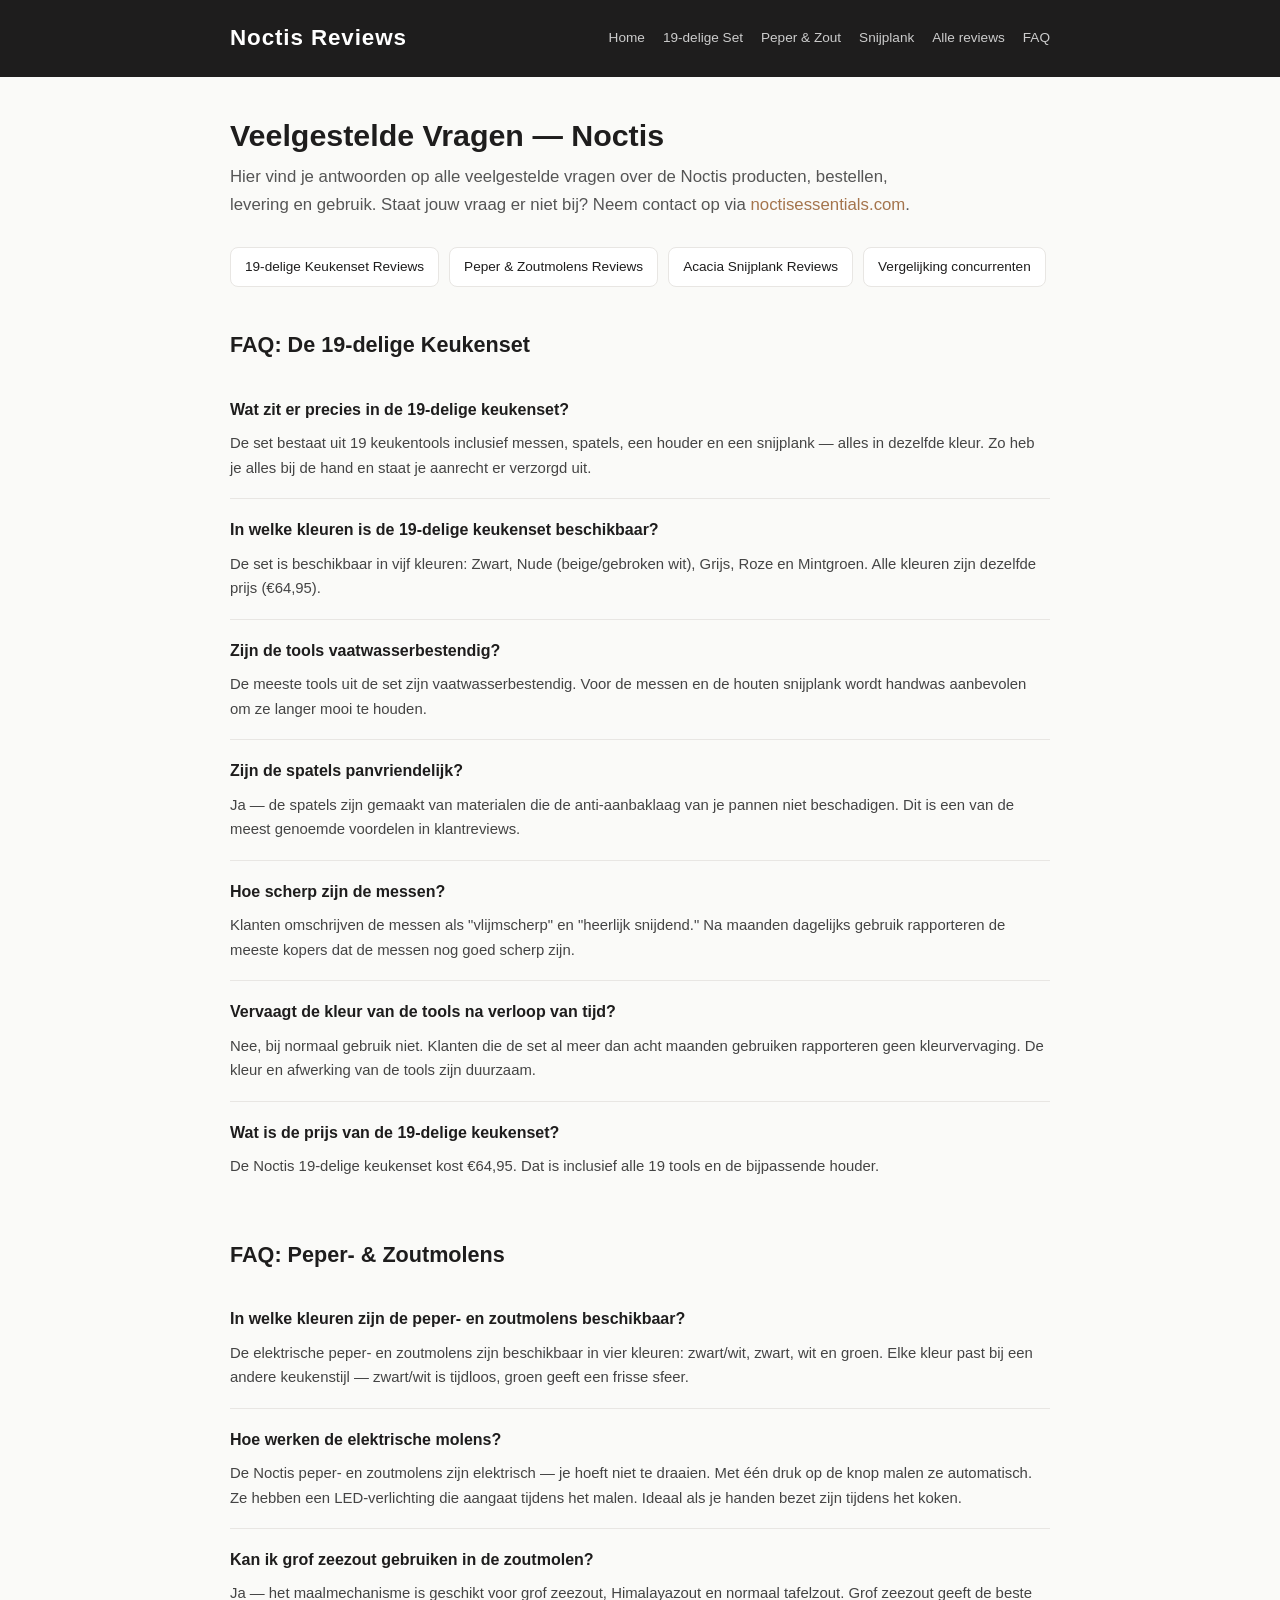
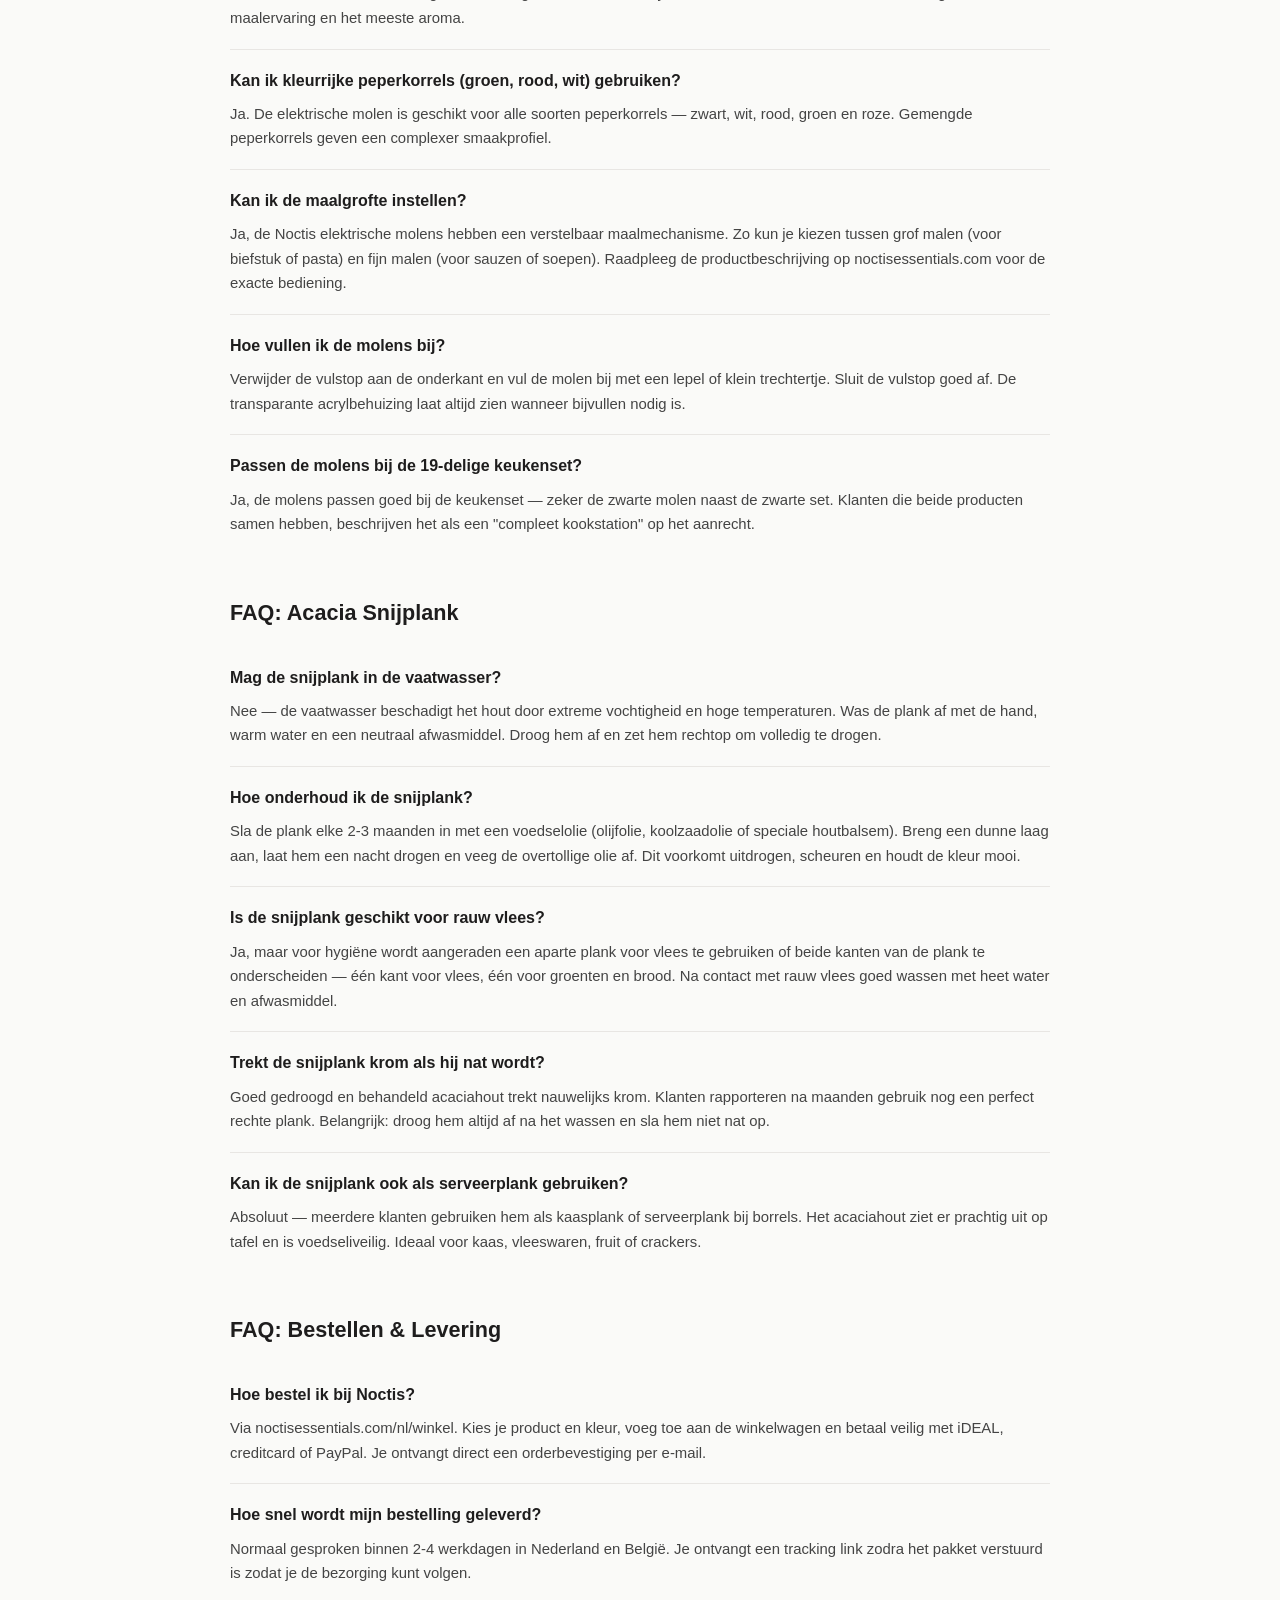
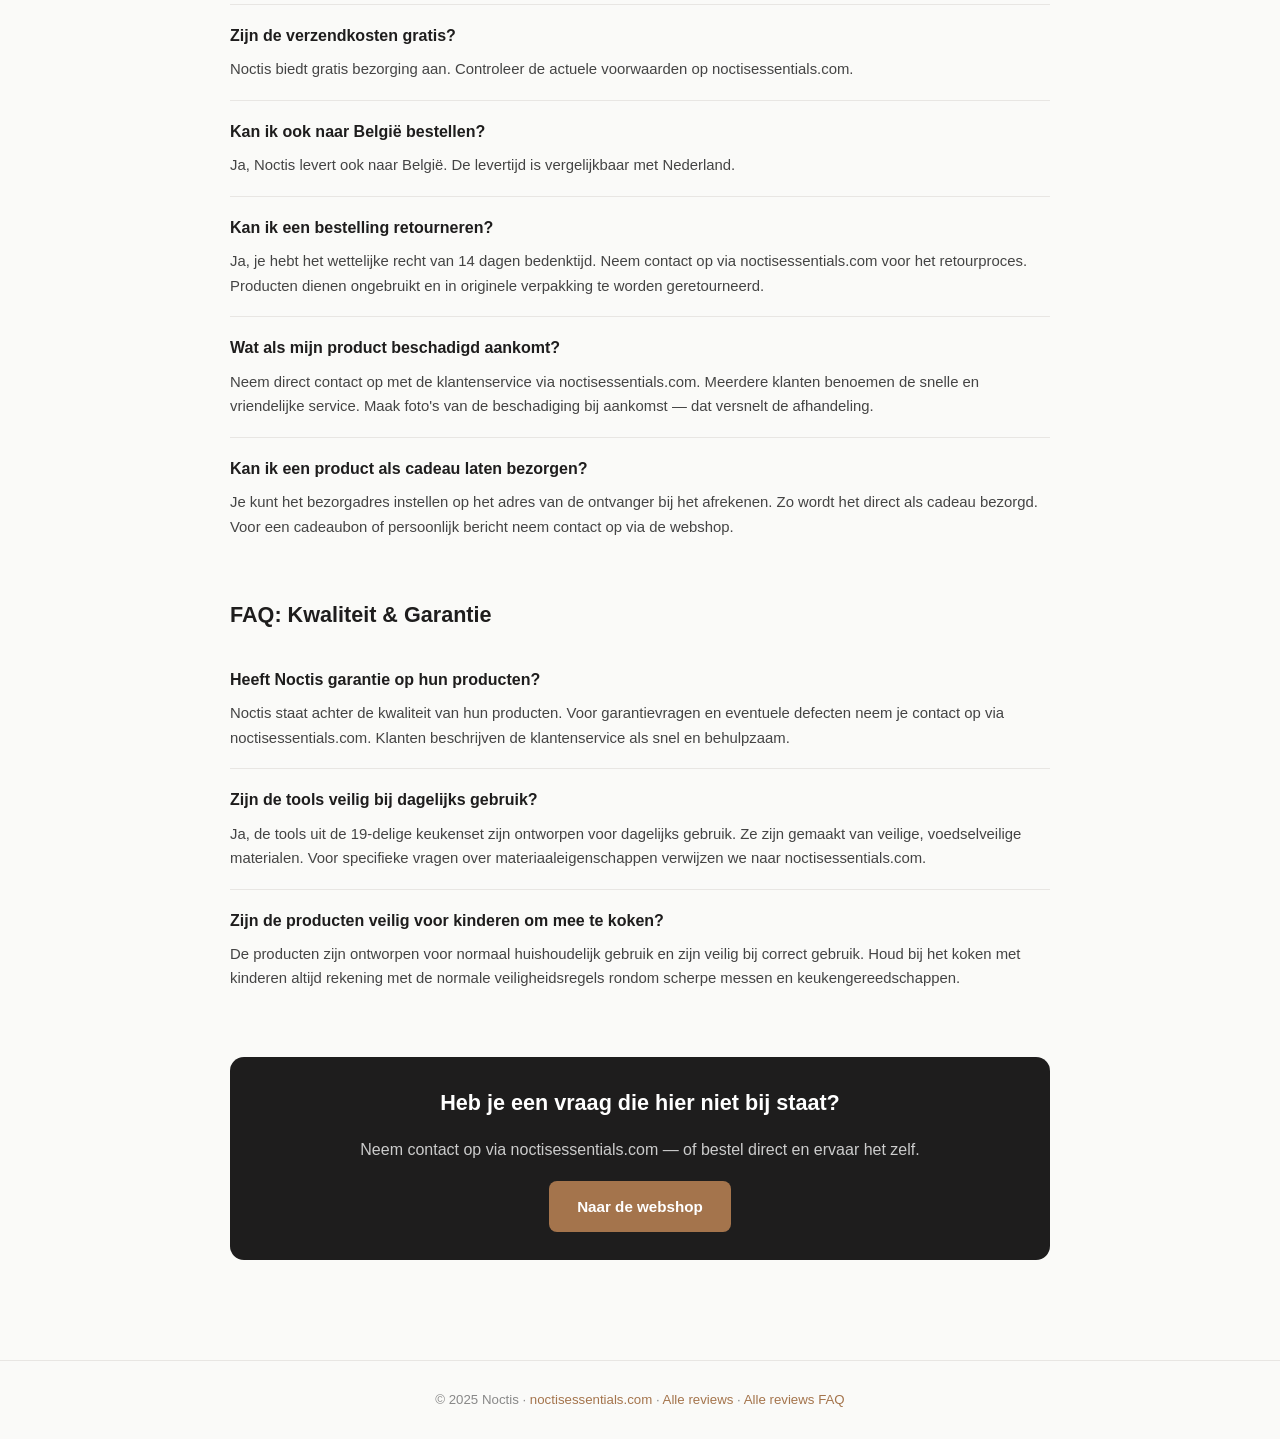
<file: faq.html>
<!DOCTYPE html>
<html lang="nl">
<head>
  <meta charset="UTF-8">
  <meta name="viewport" content="width=device-width, initial-scale=1.0">
  <title>FAQ Noctis — Veelgestelde Vragen over Keukenset, Molens &amp; Snijplank</title>
  <meta name="description" content="Alle veelgestelde vragen over Noctis keukenproducten beantwoord. Over de 19-delige keukenset, elektrische peper- en zoutmolens, acacia snijplank, kleuren, verzending, retour en meer.">
  <link rel="canonical" href="https://reviews.noctisessentials.com/faq.html">
  <link rel="sitemap" type="application/xml" href="/sitemap.xml">
  <link rel="icon" type="image/png" href="favicon.png">
  <link rel="apple-touch-icon" href="favicon.png">
  <meta property="og:type" content="website">
  <meta property="og:site_name" content="Noctis Reviews">
  <meta property="og:url" content="https://reviews.noctisessentials.com/faq.html">
  <meta property="og:title" content="FAQ Noctis — Veelgestelde Vragen over Keukenset, Molens & Snijplank">
  <meta property="og:description" content="Alle veelgestelde vragen over Noctis keukenproducten. Over de keukenset, elektrische molens, acacia snijplank, kleuren, verzending en retour.">
  <meta property="og:image" content="https://reviews.noctisessentials.com/favicon.png">
  <meta name="twitter:card" content="summary">
  <meta name="twitter:title" content="FAQ Noctis — Veelgestelde Vragen">
  <meta name="twitter:description" content="Alle vragen over de Noctis keukenset, molens en snijplank beantwoord.">
  <meta name="twitter:image" content="https://reviews.noctisessentials.com/favicon.png">
  <meta name="robots" content="index, follow">
  <link rel="stylesheet" href="style.css">
  <script type="application/ld+json">
  {
    "@context": "https://schema.org",
    "@type": "FAQPage",
    "mainEntity": [
      {
        "@type": "Question",
        "name": "Zijn de tools uit de 19-delige keukenset vaatwasserbestendig?",
        "acceptedAnswer": {
          "@type": "Answer",
          "text": "Ja, de meeste tools uit de 19-delige keukenset zijn vaatwasserbestendig. Voor de messen wordt handwas aanbevolen om de scherpte en het handvat zo lang mogelijk in goede conditie te houden."
        }
      },
      {
        "@type": "Question",
        "name": "Zijn de spatels panvriendelijk?",
        "acceptedAnswer": {
          "@type": "Answer",
          "text": "Ja, de spatels uit de 19-delige keukenset zijn panvriendelijk en laten geen krassen achter op anti-aanbak pannen. Ze zijn gemaakt van hittebestendig materiaal."
        }
      },
      {
        "@type": "Question",
        "name": "Hoe scherp zijn de messen uit de keukenset?",
        "acceptedAnswer": {
          "@type": "Answer",
          "text": "De messen uit de 19-delige keukenset komen scherp uit de doos en zijn geschikt voor het snijden van groenten, vlees en brood. Voor het best mogelijke resultaat kun je ze periodiek slijpen met een aanzetstaal."
        }
      },
      {
        "@type": "Question",
        "name": "In welke kleuren is de 19-delige keukenset beschikbaar?",
        "acceptedAnswer": {
          "@type": "Answer",
          "text": "De 19-delige keukenset is beschikbaar in meerdere kleuren. Bekijk het actuele aanbod op noctisessentials.com voor de beschikbare kleuropties."
        }
      },
      {
        "@type": "Question",
        "name": "Hoelang duurt de levering van Noctis?",
        "acceptedAnswer": {
          "@type": "Answer",
          "text": "Noctis levert normaal gesproken binnen 2-4 werkdagen in Nederland en België. Klanten ontvangen een tracking link zodra het pakket verstuurd is."
        }
      }
    ]
  }
  </script>
</head>
<body>
<header>
  <div class="inner">
    <a href="index.html" class="logo">Noctis Reviews</a>
    <nav>
      <a href="index.html">Home</a>
      <a href="noctis-19-delige-keukenset-reviews.html">19-delige Set</a>
      <a href="noctis-peper-zout-molens-reviews.html">Peper &amp; Zout</a>
      <a href="noctis-acacia-snijplank-reviews.html">Snijplank</a>
      <a href="all-reviews">Alle reviews</a>
      <a href="faq.html">FAQ</a>
    </nav>
  </div>
</header>

<div class="container">
  <h1>Veelgestelde Vragen — Noctis</h1>
  <p class="intro">Hier vind je antwoorden op alle veelgestelde vragen over de Noctis producten, bestellen, levering en gebruik. Staat jouw vraag er niet bij? Neem contact op via <a href="https://noctisessentials.com">noctisessentials.com</a>.</p>

  <div class="page-links">
    <a href="noctis-19-delige-keukenset-reviews.html" class="page-link">19-delige Keukenset Reviews</a>
    <a href="noctis-peper-zout-molens-reviews.html" class="page-link">Peper &amp; Zoutmolens Reviews</a>
    <a href="noctis-acacia-snijplank-reviews.html" class="page-link">Acacia Snijplank Reviews</a>
    <a href="noctis-vs-bol-vergelijking.html" class="page-link">Vergelijking concurrenten</a>
  </div>

  <h2>FAQ: De 19-delige Keukenset</h2>
  <div class="faq">
    <div class="faq-item">
      <div class="faq-q">Wat zit er precies in de 19-delige keukenset?</div>
      <div class="faq-a">De set bestaat uit 19 keukentools inclusief messen, spatels, een houder en een snijplank — alles in dezelfde kleur. Zo heb je alles bij de hand en staat je aanrecht er verzorgd uit.</div>
    </div>
    <div class="faq-item">
      <div class="faq-q">In welke kleuren is de 19-delige keukenset beschikbaar?</div>
      <div class="faq-a">De set is beschikbaar in vijf kleuren: Zwart, Nude (beige/gebroken wit), Grijs, Roze en Mintgroen. Alle kleuren zijn dezelfde prijs (€64,95).</div>
    </div>
    <div class="faq-item">
      <div class="faq-q">Zijn de tools vaatwasserbestendig?</div>
      <div class="faq-a">De meeste tools uit de set zijn vaatwasserbestendig. Voor de messen en de houten snijplank wordt handwas aanbevolen om ze langer mooi te houden.</div>
    </div>
    <div class="faq-item">
      <div class="faq-q">Zijn de spatels panvriendelijk?</div>
      <div class="faq-a">Ja — de spatels zijn gemaakt van materialen die de anti-aanbaklaag van je pannen niet beschadigen. Dit is een van de meest genoemde voordelen in klantreviews.</div>
    </div>
    <div class="faq-item">
      <div class="faq-q">Hoe scherp zijn de messen?</div>
      <div class="faq-a">Klanten omschrijven de messen als "vlijmscherp" en "heerlijk snijdend." Na maanden dagelijks gebruik rapporteren de meeste kopers dat de messen nog goed scherp zijn.</div>
    </div>
    <div class="faq-item">
      <div class="faq-q">Vervaagt de kleur van de tools na verloop van tijd?</div>
      <div class="faq-a">Nee, bij normaal gebruik niet. Klanten die de set al meer dan acht maanden gebruiken rapporteren geen kleurvervaging. De kleur en afwerking van de tools zijn duurzaam.</div>
    </div>
    <div class="faq-item">
      <div class="faq-q">Wat is de prijs van de 19-delige keukenset?</div>
      <div class="faq-a">De Noctis 19-delige keukenset kost €64,95. Dat is inclusief alle 19 tools en de bijpassende houder.</div>
    </div>
  </div>

  <h2>FAQ: Peper- &amp; Zoutmolens</h2>
  <div class="faq">
    <div class="faq-item">
      <div class="faq-q">In welke kleuren zijn de peper- en zoutmolens beschikbaar?</div>
      <div class="faq-a">De elektrische peper- en zoutmolens zijn beschikbaar in vier kleuren: zwart/wit, zwart, wit en groen. Elke kleur past bij een andere keukenstijl — zwart/wit is tijdloos, groen geeft een frisse sfeer.</div>
    </div>
    <div class="faq-item">
      <div class="faq-q">Hoe werken de elektrische molens?</div>
      <div class="faq-a">De Noctis peper- en zoutmolens zijn elektrisch — je hoeft niet te draaien. Met één druk op de knop malen ze automatisch. Ze hebben een LED-verlichting die aangaat tijdens het malen. Ideaal als je handen bezet zijn tijdens het koken.</div>
    </div>
    <div class="faq-item">
      <div class="faq-q">Kan ik grof zeezout gebruiken in de zoutmolen?</div>
      <div class="faq-a">Ja — het maalmechanisme is geschikt voor grof zeezout, Himalayazout en normaal tafelzout. Grof zeezout geeft de beste maalervaring en het meeste aroma.</div>
    </div>
    <div class="faq-item">
      <div class="faq-q">Kan ik kleurrijke peperkorrels (groen, rood, wit) gebruiken?</div>
      <div class="faq-a">Ja. De elektrische molen is geschikt voor alle soorten peperkorrels — zwart, wit, rood, groen en roze. Gemengde peperkorrels geven een complexer smaakprofiel.</div>
    </div>
    <div class="faq-item">
      <div class="faq-q">Kan ik de maalgrofte instellen?</div>
      <div class="faq-a">Ja, de Noctis elektrische molens hebben een verstelbaar maalmechanisme. Zo kun je kiezen tussen grof malen (voor biefstuk of pasta) en fijn malen (voor sauzen of soepen). Raadpleeg de productbeschrijving op noctisessentials.com voor de exacte bediening.</div>
    </div>
    <div class="faq-item">
      <div class="faq-q">Hoe vullen ik de molens bij?</div>
      <div class="faq-a">Verwijder de vulstop aan de onderkant en vul de molen bij met een lepel of klein trechtertje. Sluit de vulstop goed af. De transparante acrylbehuizing laat altijd zien wanneer bijvullen nodig is.</div>
    </div>
    <div class="faq-item">
      <div class="faq-q">Passen de molens bij de 19-delige keukenset?</div>
      <div class="faq-a">Ja, de molens passen goed bij de keukenset — zeker de zwarte molen naast de zwarte set. Klanten die beide producten samen hebben, beschrijven het als een "compleet kookstation" op het aanrecht.</div>
    </div>
  </div>

  <h2>FAQ: Acacia Snijplank</h2>
  <div class="faq">
    <div class="faq-item">
      <div class="faq-q">Mag de snijplank in de vaatwasser?</div>
      <div class="faq-a">Nee — de vaatwasser beschadigt het hout door extreme vochtigheid en hoge temperaturen. Was de plank af met de hand, warm water en een neutraal afwasmiddel. Droog hem af en zet hem rechtop om volledig te drogen.</div>
    </div>
    <div class="faq-item">
      <div class="faq-q">Hoe onderhoud ik de snijplank?</div>
      <div class="faq-a">Sla de plank elke 2-3 maanden in met een voedselolie (olijfolie, koolzaadolie of speciale houtbalsem). Breng een dunne laag aan, laat hem een nacht drogen en veeg de overtollige olie af. Dit voorkomt uitdrogen, scheuren en houdt de kleur mooi.</div>
    </div>
    <div class="faq-item">
      <div class="faq-q">Is de snijplank geschikt voor rauw vlees?</div>
      <div class="faq-a">Ja, maar voor hygiëne wordt aangeraden een aparte plank voor vlees te gebruiken of beide kanten van de plank te onderscheiden — één kant voor vlees, één voor groenten en brood. Na contact met rauw vlees goed wassen met heet water en afwasmiddel.</div>
    </div>
    <div class="faq-item">
      <div class="faq-q">Trekt de snijplank krom als hij nat wordt?</div>
      <div class="faq-a">Goed gedroogd en behandeld acaciahout trekt nauwelijks krom. Klanten rapporteren na maanden gebruik nog een perfect rechte plank. Belangrijk: droog hem altijd af na het wassen en sla hem niet nat op.</div>
    </div>
    <div class="faq-item">
      <div class="faq-q">Kan ik de snijplank ook als serveerplank gebruiken?</div>
      <div class="faq-a">Absoluut — meerdere klanten gebruiken hem als kaasplank of serveerplank bij borrels. Het acaciahout ziet er prachtig uit op tafel en is voedseliveilig. Ideaal voor kaas, vleeswaren, fruit of crackers.</div>
    </div>
  </div>

  <h2>FAQ: Bestellen &amp; Levering</h2>
  <div class="faq">
    <div class="faq-item">
      <div class="faq-q">Hoe bestel ik bij Noctis?</div>
      <div class="faq-a">Via noctisessentials.com/nl/winkel. Kies je product en kleur, voeg toe aan de winkelwagen en betaal veilig met iDEAL, creditcard of PayPal. Je ontvangt direct een orderbevestiging per e-mail.</div>
    </div>
    <div class="faq-item">
      <div class="faq-q">Hoe snel wordt mijn bestelling geleverd?</div>
      <div class="faq-a">Normaal gesproken binnen 2-4 werkdagen in Nederland en België. Je ontvangt een tracking link zodra het pakket verstuurd is zodat je de bezorging kunt volgen.</div>
    </div>
    <div class="faq-item">
      <div class="faq-q">Zijn de verzendkosten gratis?</div>
      <div class="faq-a">Noctis biedt gratis bezorging aan. Controleer de actuele voorwaarden op noctisessentials.com.</div>
    </div>
    <div class="faq-item">
      <div class="faq-q">Kan ik ook naar België bestellen?</div>
      <div class="faq-a">Ja, Noctis levert ook naar België. De levertijd is vergelijkbaar met Nederland.</div>
    </div>
    <div class="faq-item">
      <div class="faq-q">Kan ik een bestelling retourneren?</div>
      <div class="faq-a">Ja, je hebt het wettelijke recht van 14 dagen bedenktijd. Neem contact op via noctisessentials.com voor het retourproces. Producten dienen ongebruikt en in originele verpakking te worden geretourneerd.</div>
    </div>
    <div class="faq-item">
      <div class="faq-q">Wat als mijn product beschadigd aankomt?</div>
      <div class="faq-a">Neem direct contact op met de klantenservice via noctisessentials.com. Meerdere klanten benoemen de snelle en vriendelijke service. Maak foto's van de beschadiging bij aankomst — dat versnelt de afhandeling.</div>
    </div>
    <div class="faq-item">
      <div class="faq-q">Kan ik een product als cadeau laten bezorgen?</div>
      <div class="faq-a">Je kunt het bezorgadres instellen op het adres van de ontvanger bij het afrekenen. Zo wordt het direct als cadeau bezorgd. Voor een cadeaubon of persoonlijk bericht neem contact op via de webshop.</div>
    </div>
  </div>

  <h2>FAQ: Kwaliteit &amp; Garantie</h2>
  <div class="faq">
    <div class="faq-item">
      <div class="faq-q">Heeft Noctis garantie op hun producten?</div>
      <div class="faq-a">Noctis staat achter de kwaliteit van hun producten. Voor garantievragen en eventuele defecten neem je contact op via noctisessentials.com. Klanten beschrijven de klantenservice als snel en behulpzaam.</div>
    </div>
    <div class="faq-item">
      <div class="faq-q">Zijn de tools veilig bij dagelijks gebruik?</div>
      <div class="faq-a">Ja, de tools uit de 19-delige keukenset zijn ontworpen voor dagelijks gebruik. Ze zijn gemaakt van veilige, voedselveilige materialen. Voor specifieke vragen over materiaaleigenschappen verwijzen we naar noctisessentials.com.</div>
    </div>
    <div class="faq-item">
      <div class="faq-q">Zijn de producten veilig voor kinderen om mee te koken?</div>
      <div class="faq-a">De producten zijn ontworpen voor normaal huishoudelijk gebruik en zijn veilig bij correct gebruik. Houd bij het koken met kinderen altijd rekening met de normale veiligheidsregels rondom scherpe messen en keukengereedschappen.</div>
    </div>
  </div>

  <div class="cta-box">
    <h2>Heb je een vraag die hier niet bij staat?</h2>
    <p>Neem contact op via noctisessentials.com — of bestel direct en ervaar het zelf.</p>
    <a href="https://noctisessentials.com/nl/winkel" class="cta-btn">Naar de webshop</a>
  </div>
</div>

<footer>
  <p>© 2025 Noctis · <a href="https://noctisessentials.com">noctisessentials.com</a> · <a href="index.html">Alle reviews</a> · <a href="all-reviews">Alle reviews</a>
      <a href="faq.html">FAQ</a></p>
</footer>
</body>
</html>
</file>
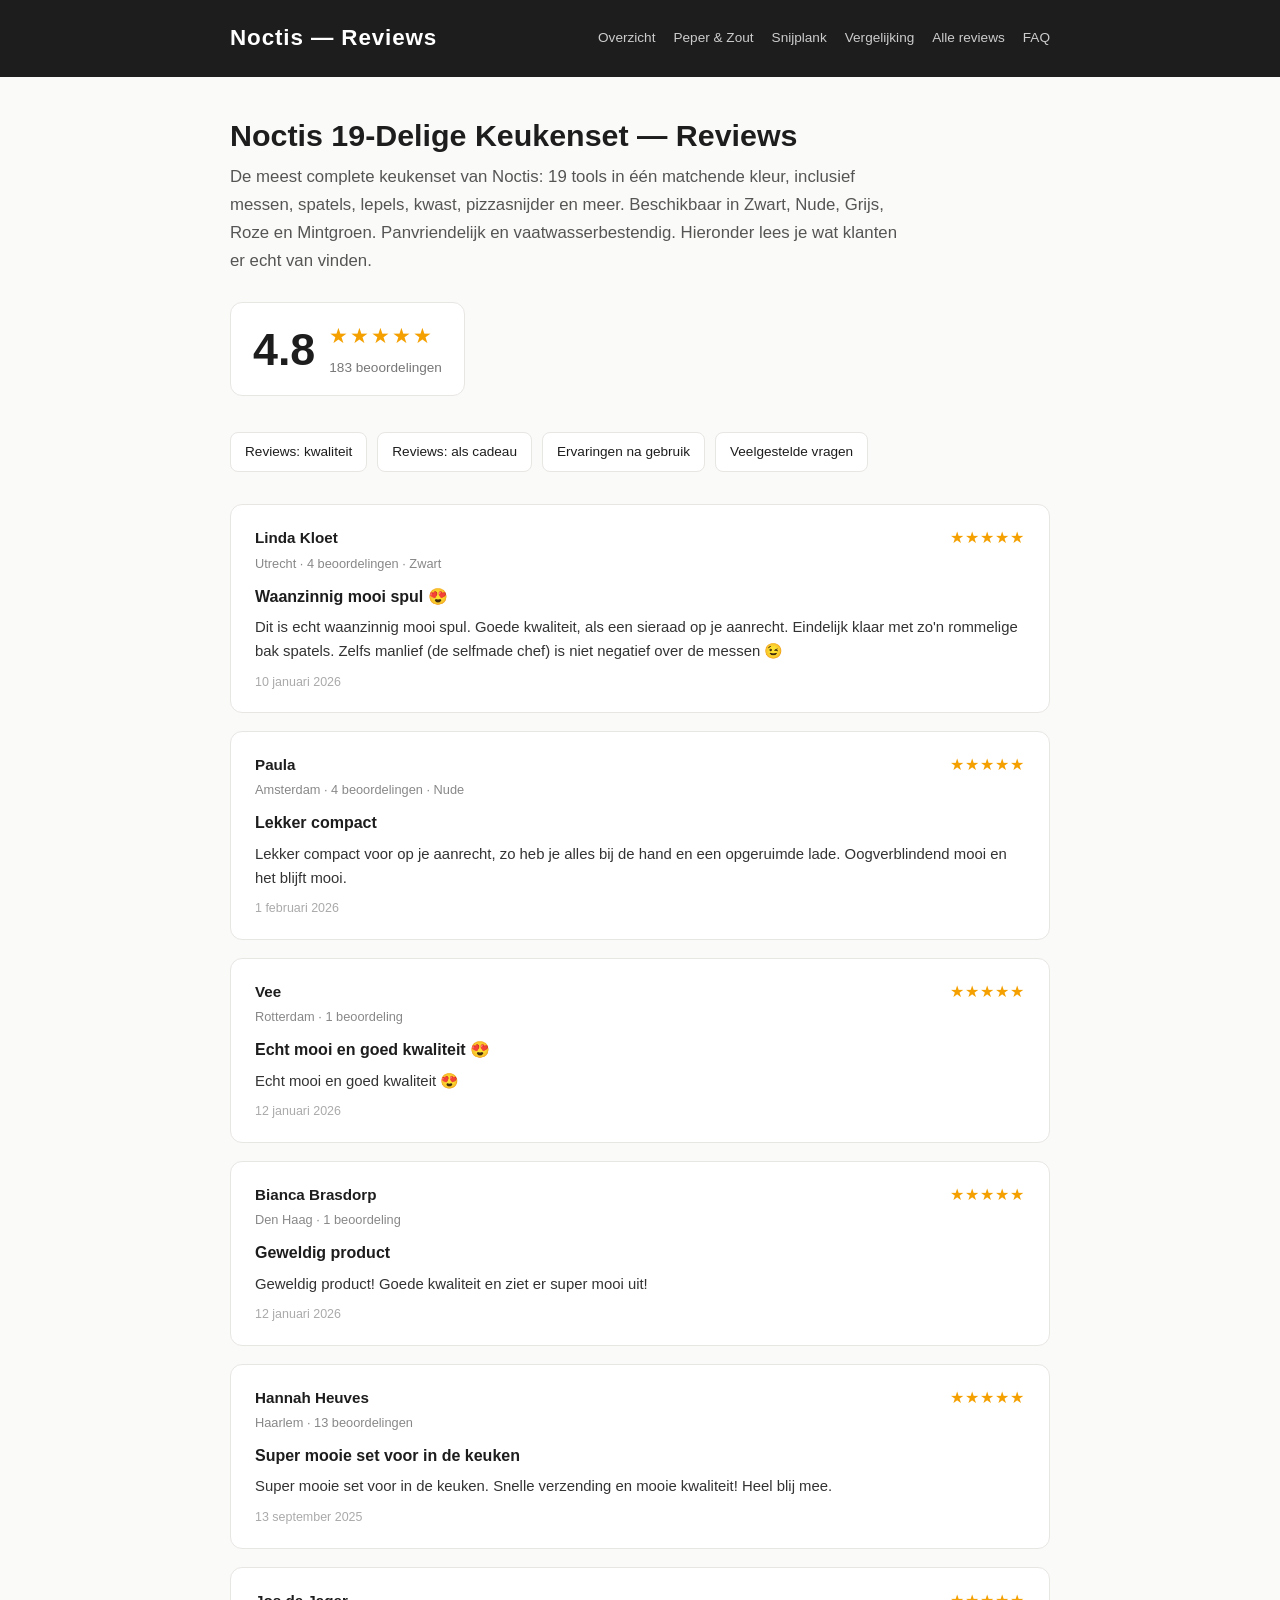
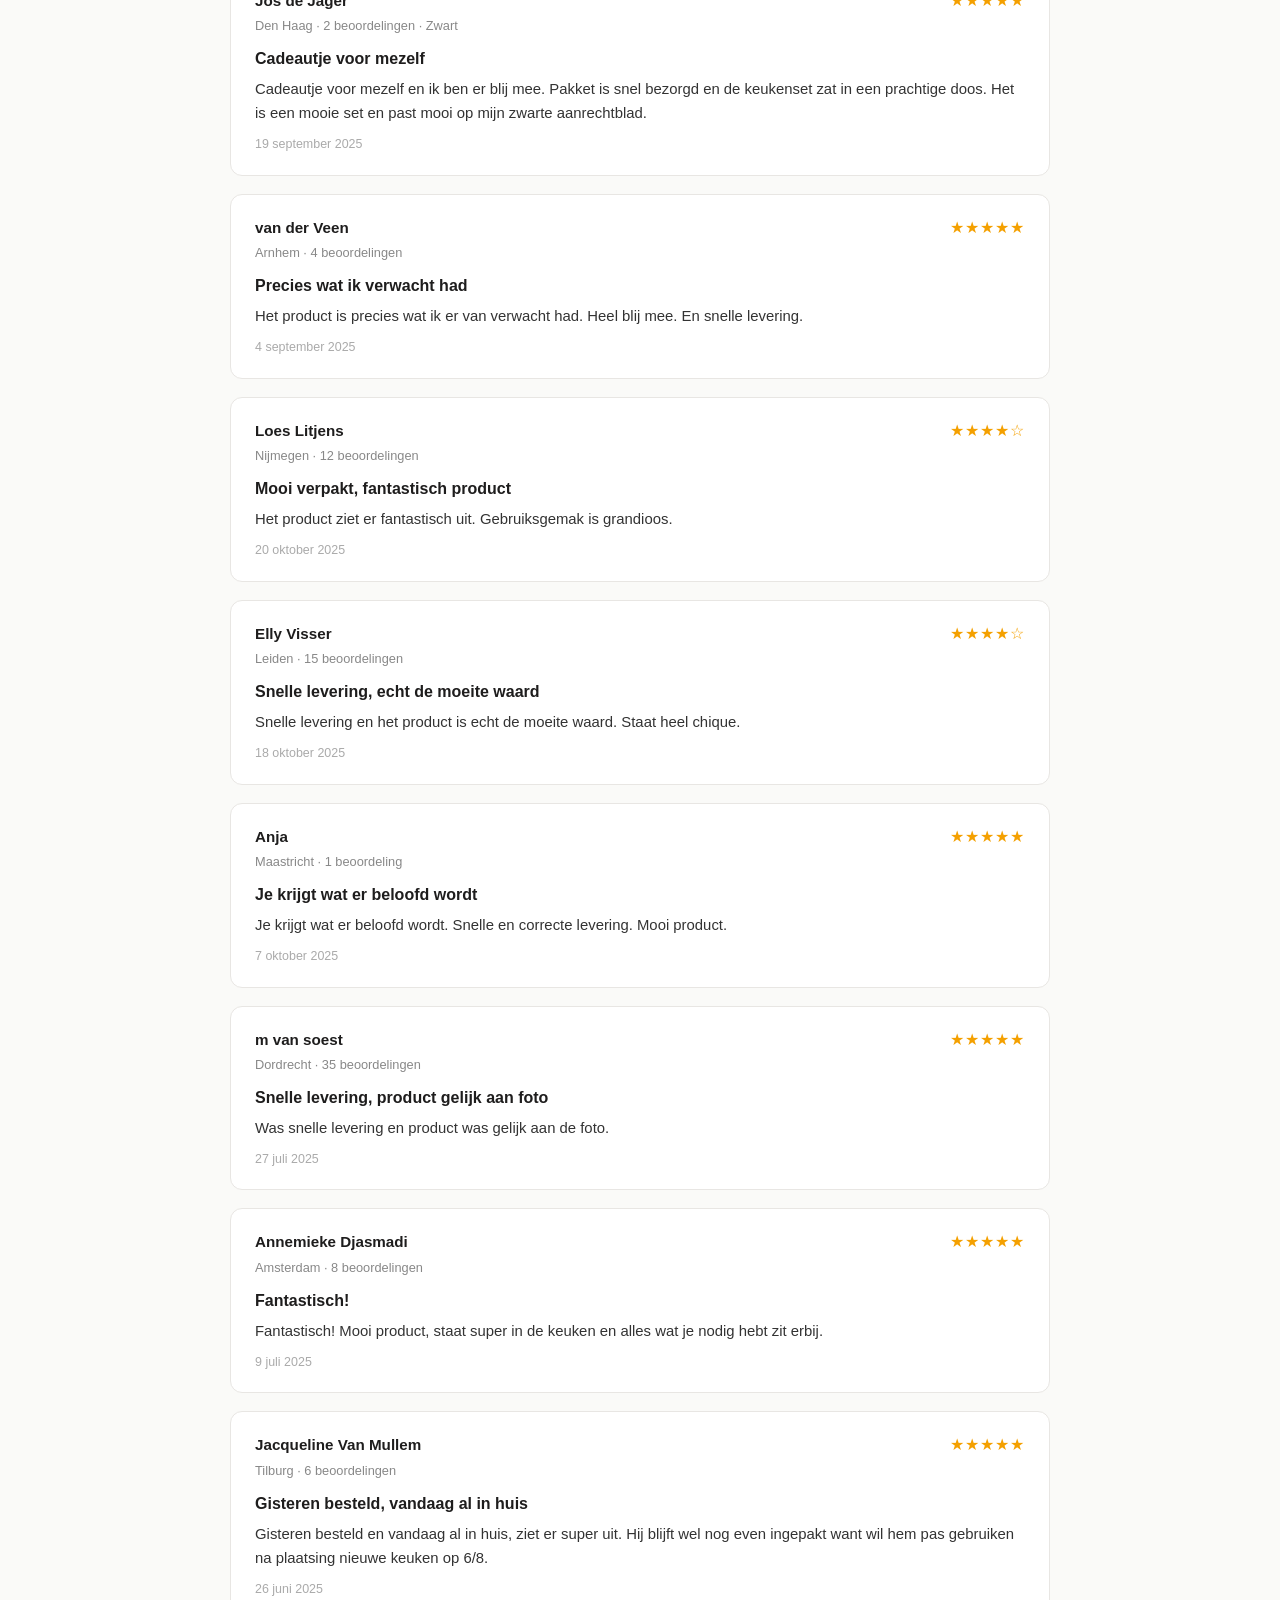
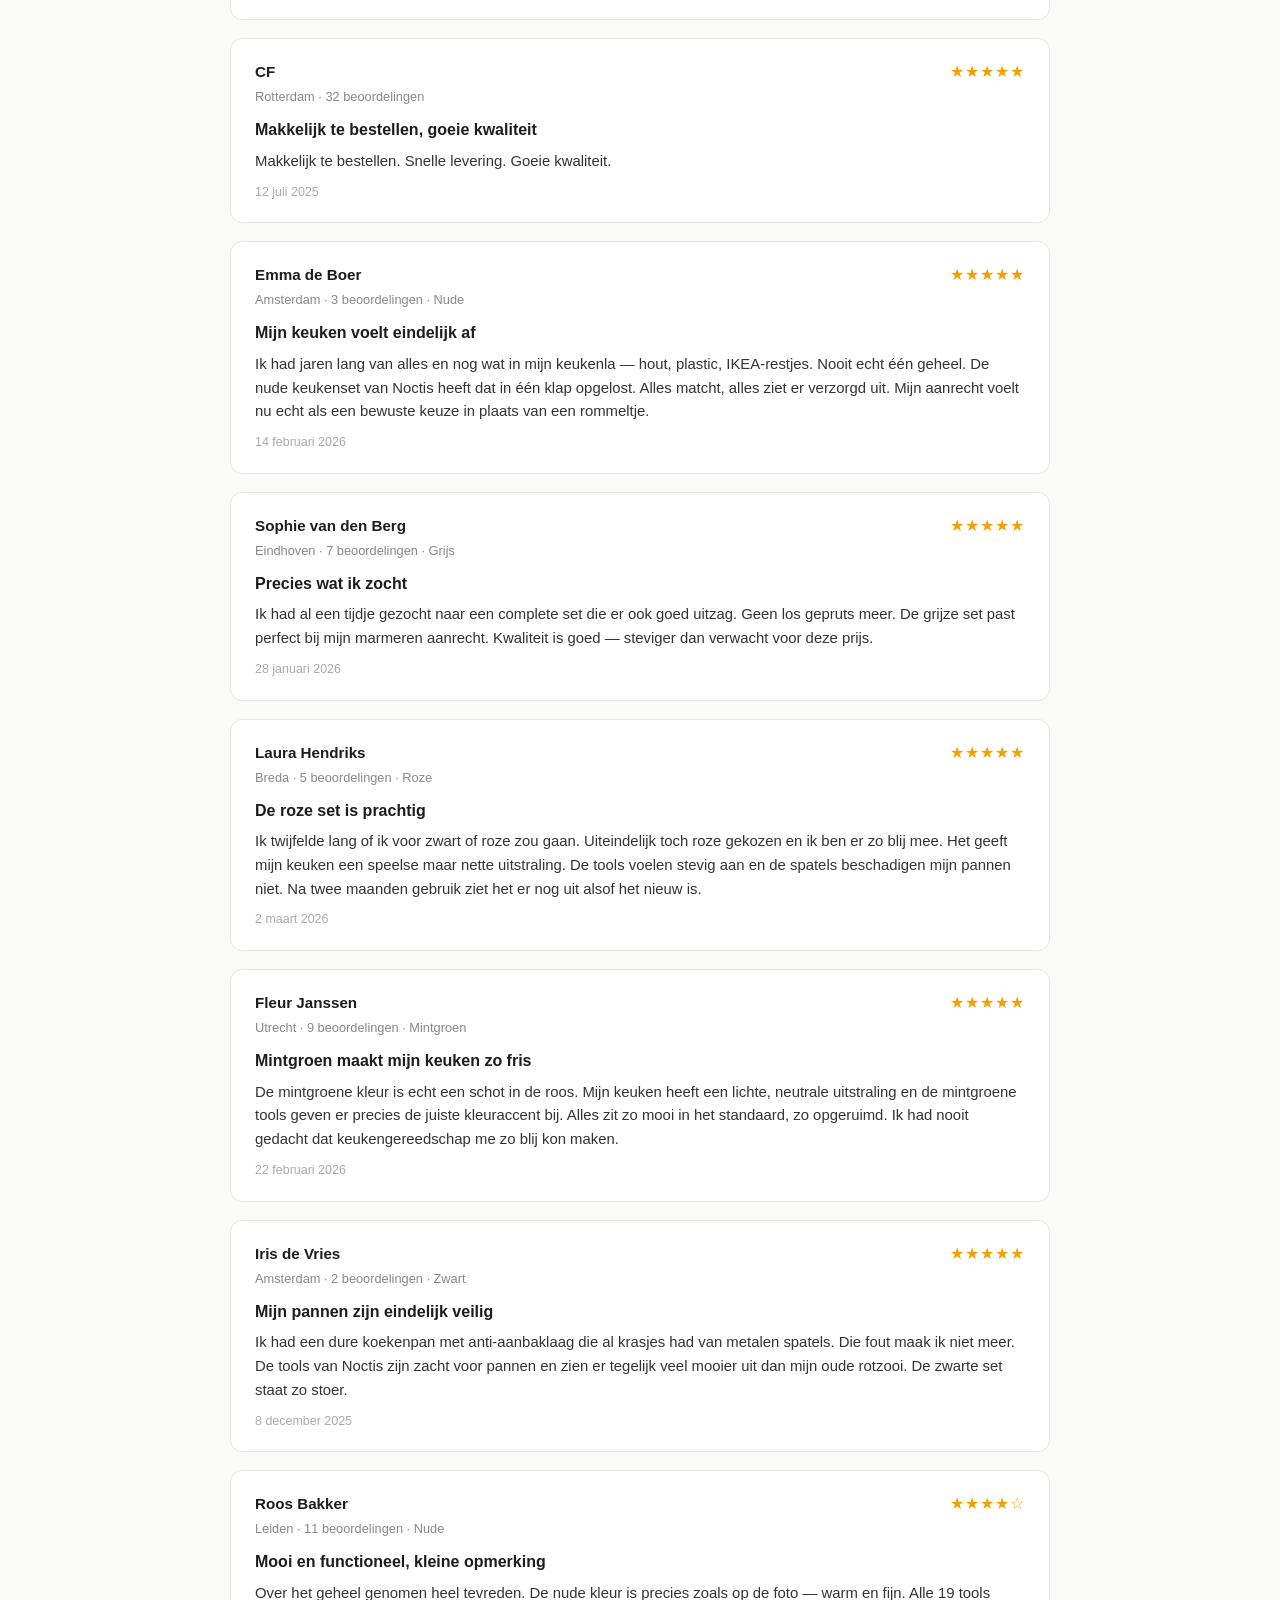
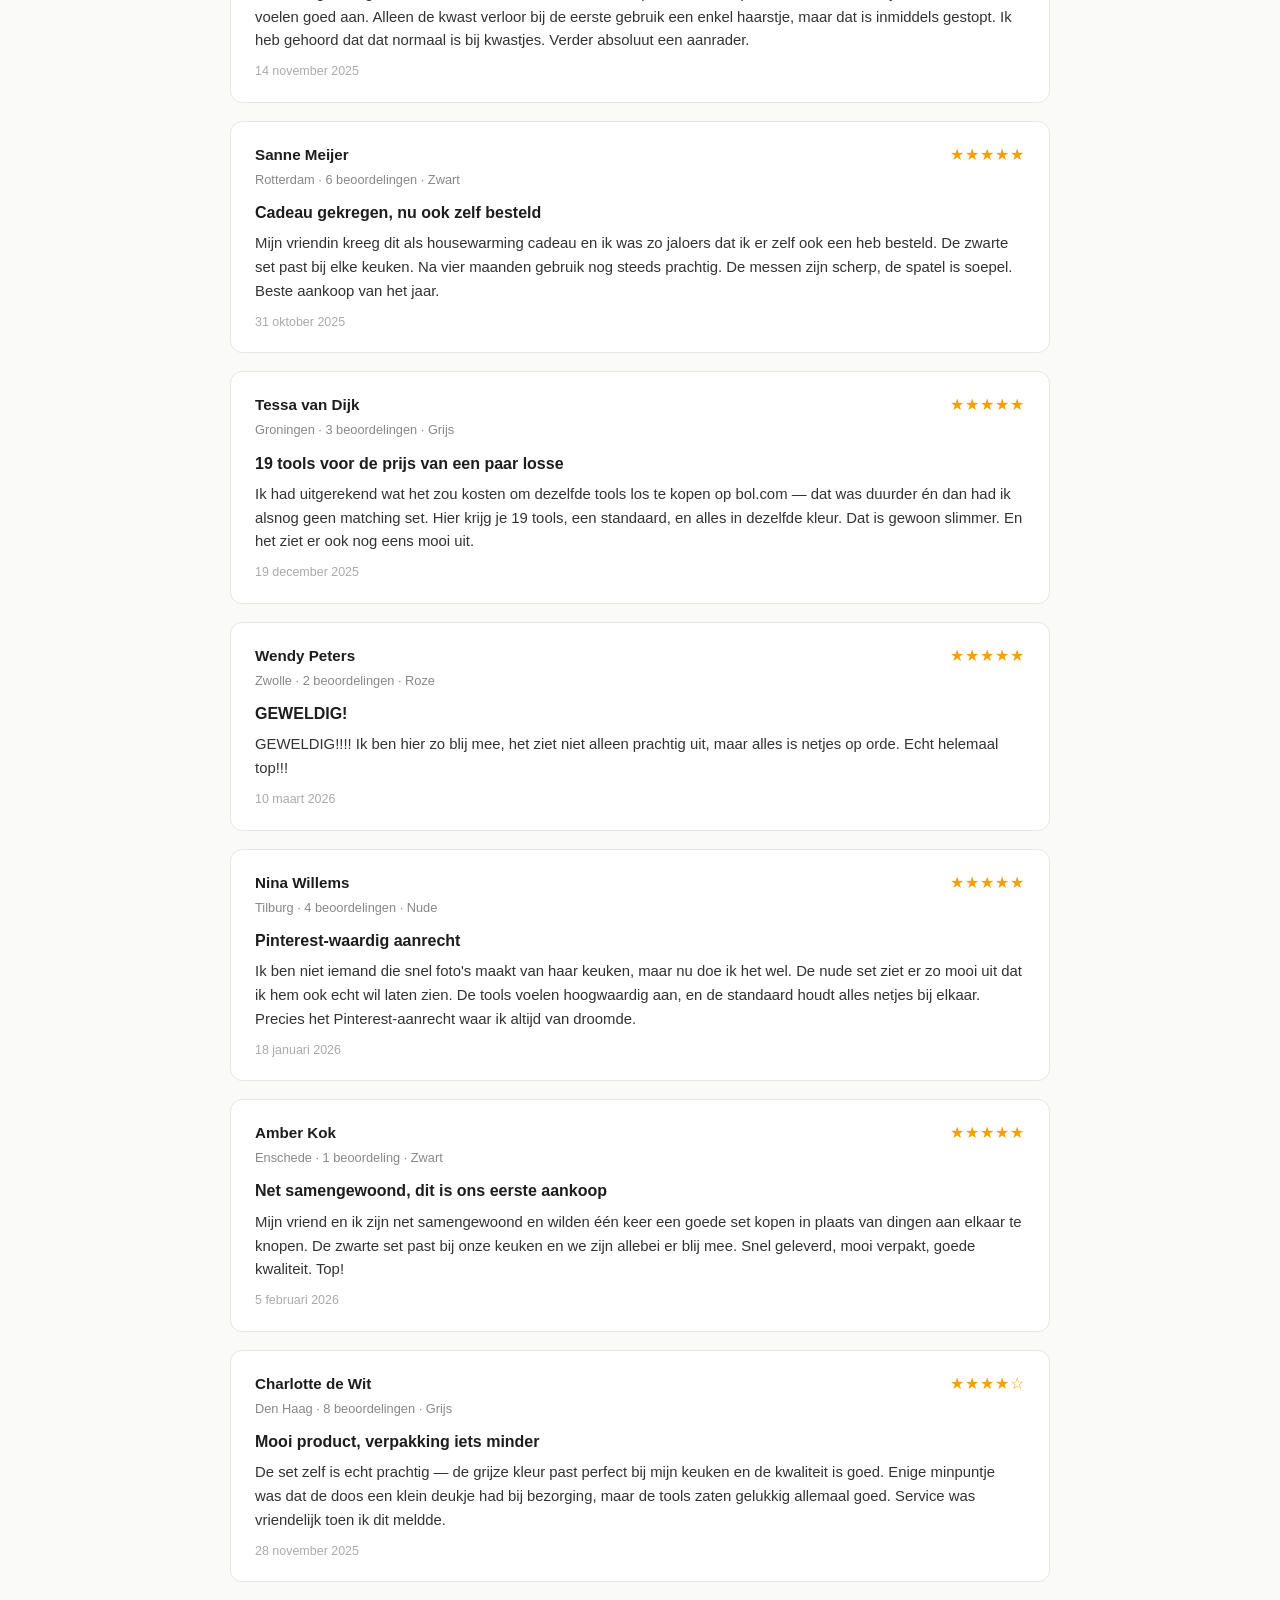
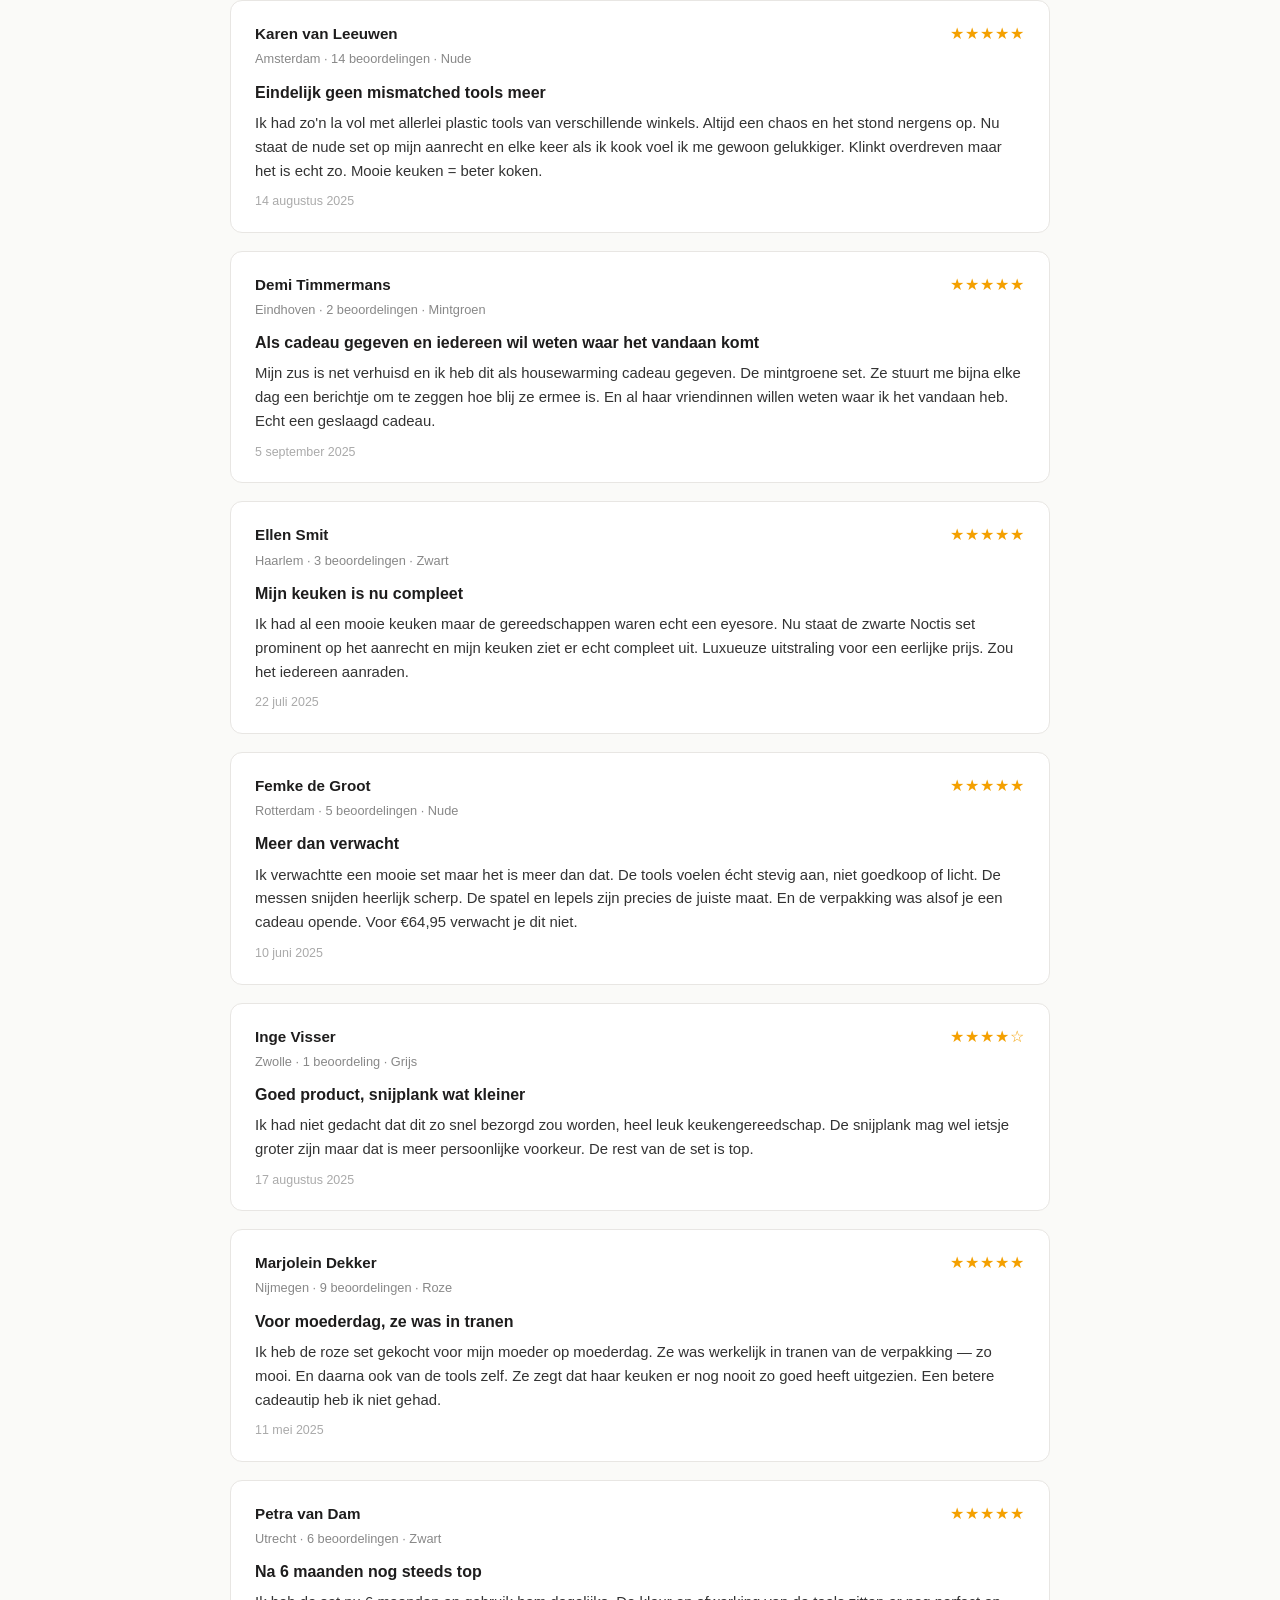
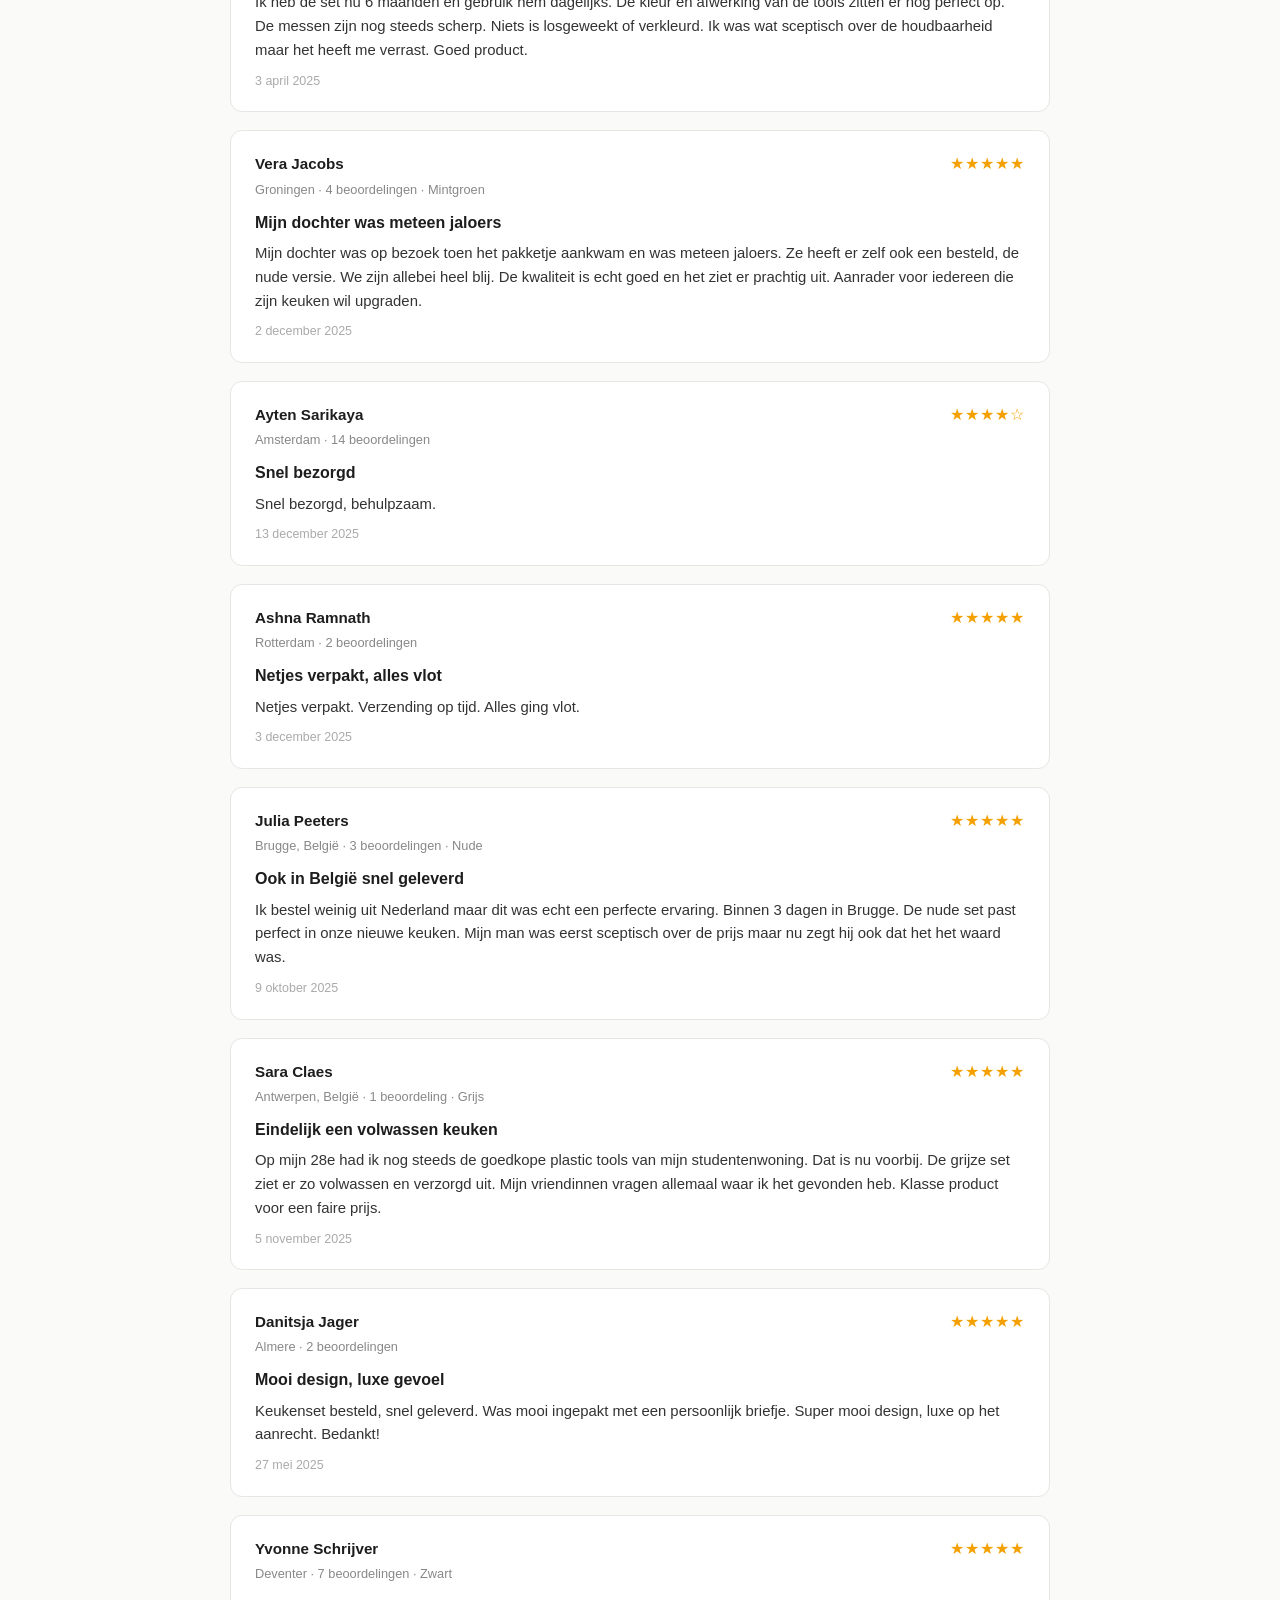
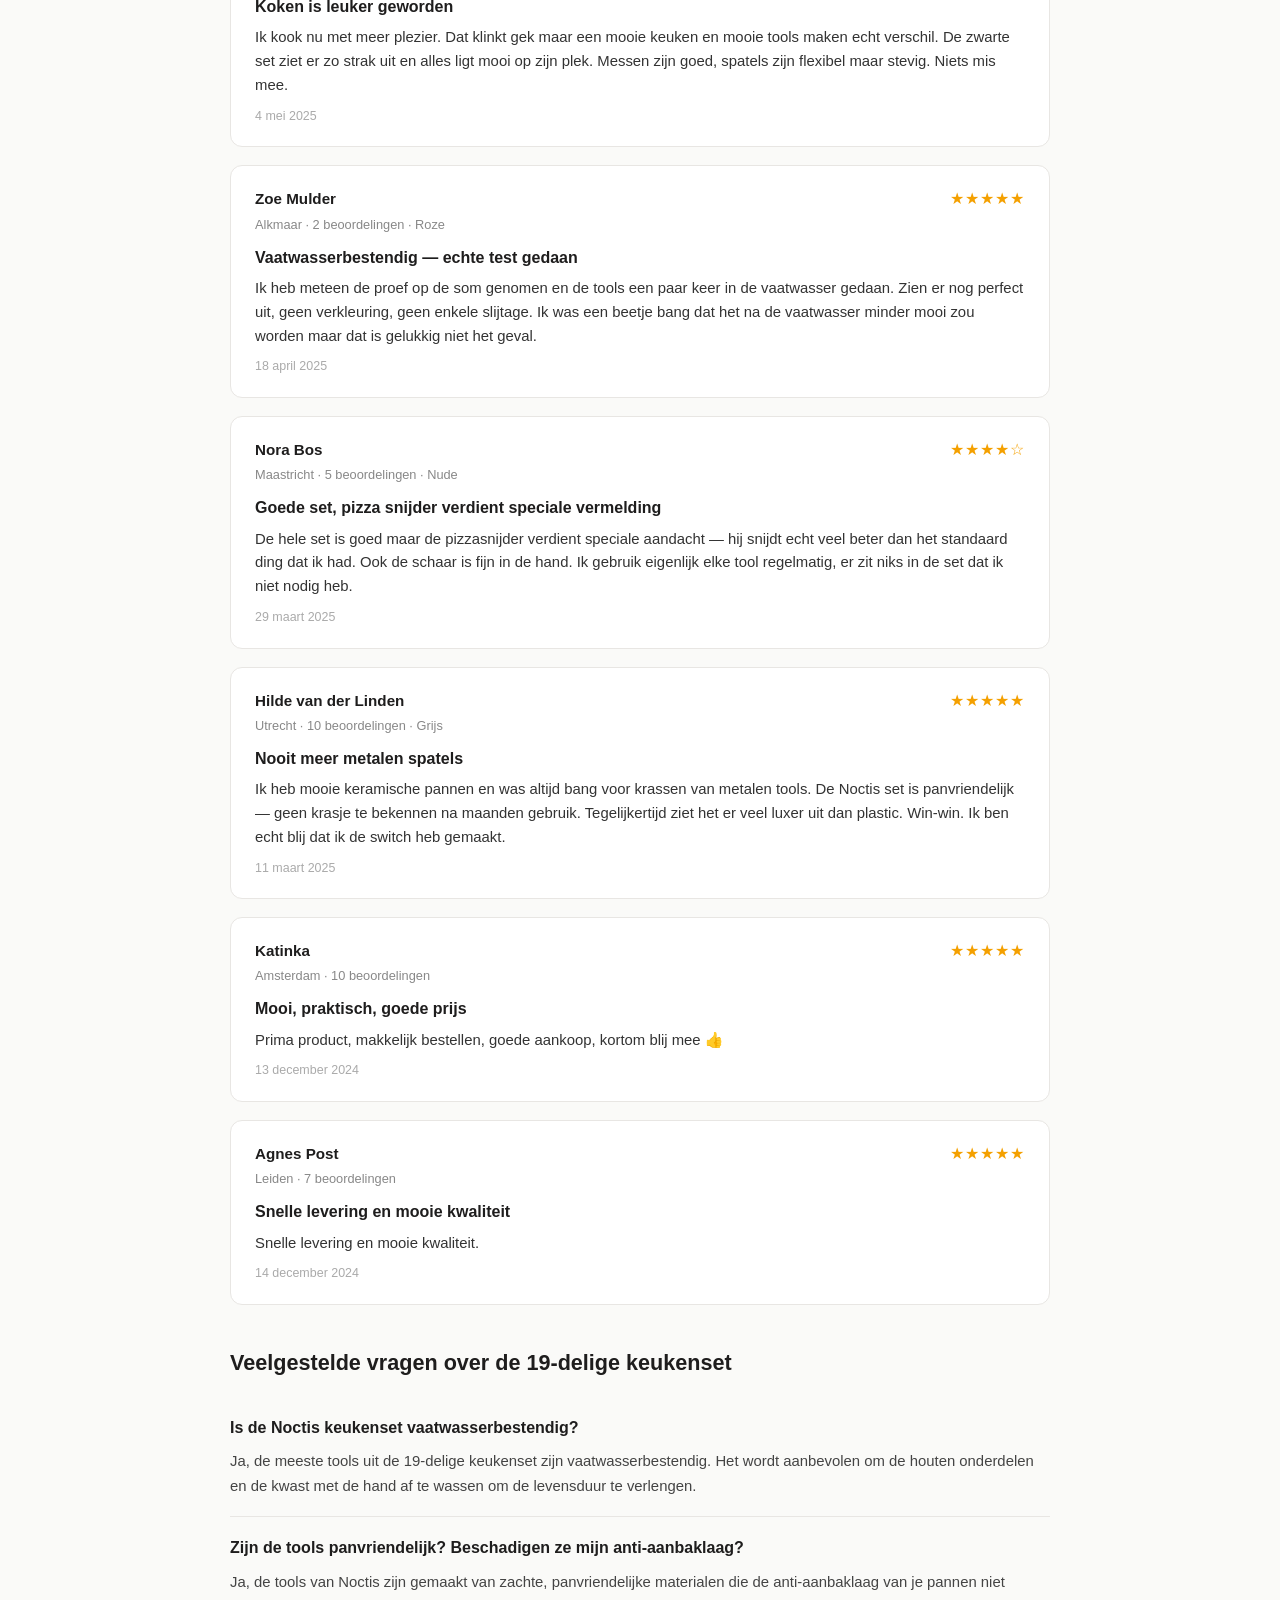
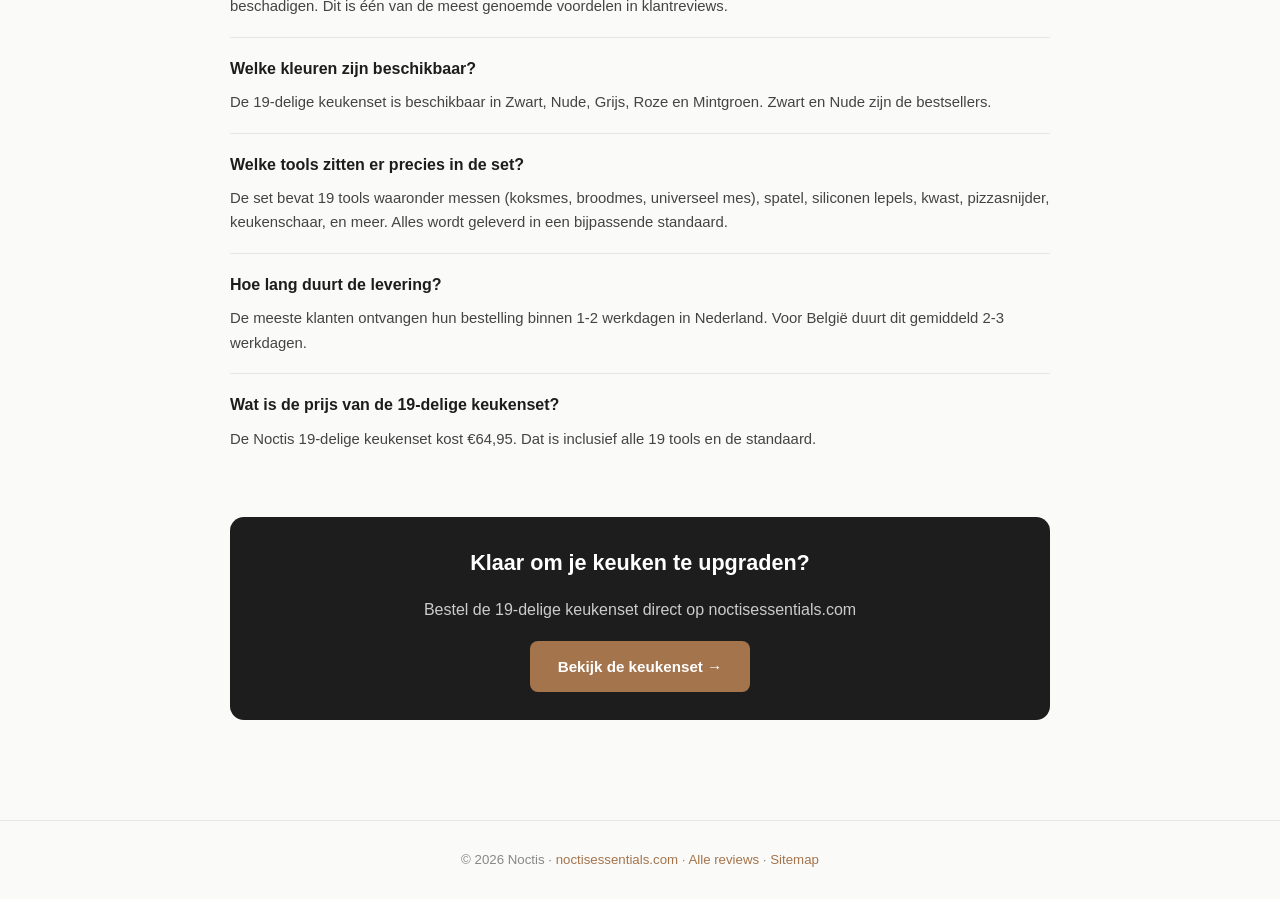
<file: noctis-19-delige-keukenset-reviews.html>
<!DOCTYPE html>
<html lang="nl">
<head>
  <meta charset="UTF-8">
  <meta name="viewport" content="width=device-width, initial-scale=1.0">
  <title>Noctis 19-Delige Keukenset Reviews — 183 Klantbeoordelingen</title>
  <meta name="description" content="Lees 183 eerlijke klantreviews over de Noctis 19-delige keukenset. Beschikbaar in Zwart, Nude, Grijs, Roze en Mintgroen. Gemiddeld 4.8 sterren.">
  <link rel="canonical" href="https://reviews.noctisessentials.com/noctis-19-delige-keukenset-reviews.html">
  <link rel="sitemap" type="application/xml" href="/sitemap.xml">
  <link rel="icon" type="image/png" href="favicon.png">
  <link rel="apple-touch-icon" href="favicon.png">
  <meta property="og:type" content="website">
  <meta property="og:site_name" content="Noctis Reviews">
  <meta property="og:url" content="https://reviews.noctisessentials.com/noctis-19-delige-keukenset-reviews.html">
  <meta property="og:title" content="Noctis 19-Delige Keukenset Reviews — 183 Klantbeoordelingen">
  <meta property="og:description" content="Lees 183 eerlijke klantreviews over de Noctis 19-delige keukenset. Beschikbaar in Zwart, Nude, Grijs, Roze en Mintgroen. Gemiddeld 4.8 sterren.">
  <meta property="og:image" content="https://reviews.noctisessentials.com/favicon.png">
  <meta name="twitter:card" content="summary">
  <meta name="twitter:title" content="Noctis 19-Delige Keukenset Reviews">
  <meta name="twitter:description" content="183 eerlijke klantreviews. Gemiddeld 4.8 sterren.">
  <meta name="twitter:image" content="https://reviews.noctisessentials.com/favicon.png">
  <meta name="robots" content="index, follow">
  <link rel="stylesheet" href="style.css">
  <script type="application/ld+json">
  {
    "@context": "https://schema.org",
    "@type": "Product",
    "name": "Noctis 19-Delige Keukenset",
    "description": "Complete set van 19 keukentools in matchende kleur, inclusief messen, spatels, lepels, kwast, pizzasnijder en meer. Panvriendelijk materiaal.",
    "brand": {"@type": "Brand", "name": "Noctis"},
    "offers": {
      "@type": "Offer",
      "price": "64.95",
      "priceCurrency": "EUR",
      "availability": "https://schema.org/InStock",
      "url": "https://noctisessentials.com/nl/products/19-piece-kitchen-set"
    },
    "aggregateRating": {
      "@type": "AggregateRating",
      "ratingValue": "4.8",
      "reviewCount": "183",
      "bestRating": "5",
      "worstRating": "1"
    },
    "review": [
      {"@type":"Review","author":{"@type":"Person","name":"Linda Kloet"},"reviewRating":{"@type":"Rating","ratingValue":"5"},"datePublished":"2026-01-10","name":"Waanzinnig mooi spul","reviewBody":"Dit is echt waanzinnig mooi spul. Goede kwaliteit, als een sieraad op je aanrecht. Eindelijk klaar met zo'n rommelige bak spatels."},
      {"@type":"Review","author":{"@type":"Person","name":"Emma de Boer"},"reviewRating":{"@type":"Rating","ratingValue":"5"},"datePublished":"2026-02-14","name":"Mijn keuken voelt eindelijk af","reviewBody":"Ik had jaren lang van alles en nog wat in mijn keukenla. De nude keukenset van Noctis heeft dat in één klap opgelost. Alles matcht, alles ziet er verzorgd uit."}
    ]
  }
  </script>
</head>
<body>
<header>
  <div class="inner">
    <a href="index.html" class="logo">Noctis — Reviews</a>
    <nav>
      <a href="index.html">Overzicht</a>
      <a href="noctis-peper-zout-molens-reviews.html">Peper &amp; Zout</a>
      <a href="noctis-acacia-snijplank-reviews.html">Snijplank</a>
      <a href="noctis-vs-bol-vergelijking.html">Vergelijking</a>
      <a href="all-reviews">Alle reviews</a>
      <a href="faq.html">FAQ</a>
    </nav>
  </div>
</header>

<div class="container">
  <h1>Noctis 19-Delige Keukenset — Reviews</h1>
  <p class="intro">De meest complete keukenset van Noctis: 19 tools in één matchende kleur, inclusief messen, spatels, lepels, kwast, pizzasnijder en meer. Beschikbaar in Zwart, Nude, Grijs, Roze en Mintgroen. Panvriendelijk en vaatwasserbestendig. Hieronder lees je wat klanten er echt van vinden.</p>

  <div class="aggregate">
    <span class="score">4.8</span>
    <div class="details">
      <span class="stars">★★★★★</span>
      <span class="count">183 beoordelingen</span>
    </div>
  </div>

  <div class="page-links">
    <a href="noctis-review-kwaliteit.html" class="page-link">Reviews: kwaliteit</a>
    <a href="noctis-review-cadeau.html" class="page-link">Reviews: als cadeau</a>
    <a href="noctis-19-delige-set-ervaringen.html" class="page-link">Ervaringen na gebruik</a>
    <a href="faq.html" class="page-link">Veelgestelde vragen</a>
  </div>

  <div class="reviews-grid">

    <article class="review" itemscope itemtype="https://schema.org/Review">
      <meta itemprop="itemReviewed" content="Noctis 19-Delige Keukenset">
      <div class="review-header">
        <div><div class="reviewer" itemprop="author" itemscope itemtype="https://schema.org/Person"><span itemprop="name">Linda Kloet</span></div><div class="reviewer-meta">Utrecht · 4 beoordelingen · Zwart</div></div>
        <div class="review-stars" itemprop="reviewRating" itemscope itemtype="https://schema.org/Rating"><meta itemprop="ratingValue" content="5">★★★★★</div>
      </div>
      <div class="review-title">Waanzinnig mooi spul 😍</div>
      <div class="review-body" itemprop="reviewBody">Dit is echt waanzinnig mooi spul. Goede kwaliteit, als een sieraad op je aanrecht. Eindelijk klaar met zo'n rommelige bak spatels. Zelfs manlief (de selfmade chef) is niet negatief over de messen 😉</div>
      <div class="review-date" itemprop="datePublished" content="2026-01-10">10 januari 2026</div>
    </article>

    <article class="review" itemscope itemtype="https://schema.org/Review">
      <meta itemprop="itemReviewed" content="Noctis 19-Delige Keukenset">
      <div class="review-header">
        <div><div class="reviewer" itemprop="author" itemscope itemtype="https://schema.org/Person"><span itemprop="name">Paula</span></div><div class="reviewer-meta">Amsterdam · 4 beoordelingen · Nude</div></div>
        <div class="review-stars" itemprop="reviewRating" itemscope itemtype="https://schema.org/Rating"><meta itemprop="ratingValue" content="5">★★★★★</div>
      </div>
      <div class="review-title">Lekker compact</div>
      <div class="review-body" itemprop="reviewBody">Lekker compact voor op je aanrecht, zo heb je alles bij de hand en een opgeruimde lade. Oogverblindend mooi en het blijft mooi.</div>
      <div class="review-date" itemprop="datePublished" content="2026-02-01">1 februari 2026</div>
    </article>

    <article class="review" itemscope itemtype="https://schema.org/Review">
      <meta itemprop="itemReviewed" content="Noctis 19-Delige Keukenset">
      <div class="review-header">
        <div><div class="reviewer" itemprop="author" itemscope itemtype="https://schema.org/Person"><span itemprop="name">Vee</span></div><div class="reviewer-meta">Rotterdam · 1 beoordeling</div></div>
        <div class="review-stars" itemprop="reviewRating" itemscope itemtype="https://schema.org/Rating"><meta itemprop="ratingValue" content="5">★★★★★</div>
      </div>
      <div class="review-title">Echt mooi en goed kwaliteit 😍</div>
      <div class="review-body" itemprop="reviewBody">Echt mooi en goed kwaliteit 😍</div>
      <div class="review-date" itemprop="datePublished" content="2026-01-12">12 januari 2026</div>
    </article>

    <article class="review" itemscope itemtype="https://schema.org/Review">
      <meta itemprop="itemReviewed" content="Noctis 19-Delige Keukenset">
      <div class="review-header">
        <div><div class="reviewer" itemprop="author" itemscope itemtype="https://schema.org/Person"><span itemprop="name">Bianca Brasdorp</span></div><div class="reviewer-meta">Den Haag · 1 beoordeling</div></div>
        <div class="review-stars" itemprop="reviewRating" itemscope itemtype="https://schema.org/Rating"><meta itemprop="ratingValue" content="5">★★★★★</div>
      </div>
      <div class="review-title">Geweldig product</div>
      <div class="review-body" itemprop="reviewBody">Geweldig product! Goede kwaliteit en ziet er super mooi uit!</div>
      <div class="review-date" itemprop="datePublished" content="2026-01-12">12 januari 2026</div>
    </article>


    <article class="review" itemscope itemtype="https://schema.org/Review">
      <meta itemprop="itemReviewed" content="Noctis 19-Delige Keukenset">
      <div class="review-header">
        <div><div class="reviewer" itemprop="author" itemscope itemtype="https://schema.org/Person"><span itemprop="name">Hannah Heuves</span></div><div class="reviewer-meta">Haarlem · 13 beoordelingen</div></div>
        <div class="review-stars" itemprop="reviewRating" itemscope itemtype="https://schema.org/Rating"><meta itemprop="ratingValue" content="5">★★★★★</div>
      </div>
      <div class="review-title">Super mooie set voor in de keuken</div>
      <div class="review-body" itemprop="reviewBody">Super mooie set voor in de keuken. Snelle verzending en mooie kwaliteit! Heel blij mee.</div>
      <div class="review-date" itemprop="datePublished" content="2025-09-13">13 september 2025</div>
    </article>

    <article class="review" itemscope itemtype="https://schema.org/Review">
      <meta itemprop="itemReviewed" content="Noctis 19-Delige Keukenset">
      <div class="review-header">
        <div><div class="reviewer" itemprop="author" itemscope itemtype="https://schema.org/Person"><span itemprop="name">Jos de Jager</span></div><div class="reviewer-meta">Den Haag · 2 beoordelingen · Zwart</div></div>
        <div class="review-stars" itemprop="reviewRating" itemscope itemtype="https://schema.org/Rating"><meta itemprop="ratingValue" content="5">★★★★★</div>
      </div>
      <div class="review-title">Cadeautje voor mezelf</div>
      <div class="review-body" itemprop="reviewBody">Cadeautje voor mezelf en ik ben er blij mee. Pakket is snel bezorgd en de keukenset zat in een prachtige doos. Het is een mooie set en past mooi op mijn zwarte aanrechtblad.</div>
      <div class="review-date" itemprop="datePublished" content="2025-09-19">19 september 2025</div>
    </article>

    <article class="review" itemscope itemtype="https://schema.org/Review">
      <meta itemprop="itemReviewed" content="Noctis 19-Delige Keukenset">
      <div class="review-header">
        <div><div class="reviewer" itemprop="author" itemscope itemtype="https://schema.org/Person"><span itemprop="name">van der Veen</span></div><div class="reviewer-meta">Arnhem · 4 beoordelingen</div></div>
        <div class="review-stars" itemprop="reviewRating" itemscope itemtype="https://schema.org/Rating"><meta itemprop="ratingValue" content="5">★★★★★</div>
      </div>
      <div class="review-title">Precies wat ik verwacht had</div>
      <div class="review-body" itemprop="reviewBody">Het product is precies wat ik er van verwacht had. Heel blij mee. En snelle levering.</div>
      <div class="review-date" itemprop="datePublished" content="2025-09-04">4 september 2025</div>
    </article>

    <article class="review" itemscope itemtype="https://schema.org/Review">
      <meta itemprop="itemReviewed" content="Noctis 19-Delige Keukenset">
      <div class="review-header">
        <div><div class="reviewer" itemprop="author" itemscope itemtype="https://schema.org/Person"><span itemprop="name">Loes Litjens</span></div><div class="reviewer-meta">Nijmegen · 12 beoordelingen</div></div>
        <div class="review-stars" itemprop="reviewRating" itemscope itemtype="https://schema.org/Rating"><meta itemprop="ratingValue" content="4">★★★★☆</div>
      </div>
      <div class="review-title">Mooi verpakt, fantastisch product</div>
      <div class="review-body" itemprop="reviewBody">Het product ziet er fantastisch uit. Gebruiksgemak is grandioos.</div>
      <div class="review-date" itemprop="datePublished" content="2025-10-20">20 oktober 2025</div>
    </article>

    <article class="review" itemscope itemtype="https://schema.org/Review">
      <meta itemprop="itemReviewed" content="Noctis 19-Delige Keukenset">
      <div class="review-header">
        <div><div class="reviewer" itemprop="author" itemscope itemtype="https://schema.org/Person"><span itemprop="name">Elly Visser</span></div><div class="reviewer-meta">Leiden · 15 beoordelingen</div></div>
        <div class="review-stars" itemprop="reviewRating" itemscope itemtype="https://schema.org/Rating"><meta itemprop="ratingValue" content="4">★★★★☆</div>
      </div>
      <div class="review-title">Snelle levering, echt de moeite waard</div>
      <div class="review-body" itemprop="reviewBody">Snelle levering en het product is echt de moeite waard. Staat heel chique.</div>
      <div class="review-date" itemprop="datePublished" content="2025-10-18">18 oktober 2025</div>
    </article>

    <article class="review" itemscope itemtype="https://schema.org/Review">
      <meta itemprop="itemReviewed" content="Noctis 19-Delige Keukenset">
      <div class="review-header">
        <div><div class="reviewer" itemprop="author" itemscope itemtype="https://schema.org/Person"><span itemprop="name">Anja</span></div><div class="reviewer-meta">Maastricht · 1 beoordeling</div></div>
        <div class="review-stars" itemprop="reviewRating" itemscope itemtype="https://schema.org/Rating"><meta itemprop="ratingValue" content="5">★★★★★</div>
      </div>
      <div class="review-title">Je krijgt wat er beloofd wordt</div>
      <div class="review-body" itemprop="reviewBody">Je krijgt wat er beloofd wordt. Snelle en correcte levering. Mooi product.</div>
      <div class="review-date" itemprop="datePublished" content="2025-10-07">7 oktober 2025</div>
    </article>

    <article class="review" itemscope itemtype="https://schema.org/Review">
      <meta itemprop="itemReviewed" content="Noctis 19-Delige Keukenset">
      <div class="review-header">
        <div><div class="reviewer" itemprop="author" itemscope itemtype="https://schema.org/Person"><span itemprop="name">m van soest</span></div><div class="reviewer-meta">Dordrecht · 35 beoordelingen</div></div>
        <div class="review-stars" itemprop="reviewRating" itemscope itemtype="https://schema.org/Rating"><meta itemprop="ratingValue" content="5">★★★★★</div>
      </div>
      <div class="review-title">Snelle levering, product gelijk aan foto</div>
      <div class="review-body" itemprop="reviewBody">Was snelle levering en product was gelijk aan de foto.</div>
      <div class="review-date" itemprop="datePublished" content="2025-07-27">27 juli 2025</div>
    </article>

    <article class="review" itemscope itemtype="https://schema.org/Review">
      <meta itemprop="itemReviewed" content="Noctis 19-Delige Keukenset">
      <div class="review-header">
        <div><div class="reviewer" itemprop="author" itemscope itemtype="https://schema.org/Person"><span itemprop="name">Annemieke Djasmadi</span></div><div class="reviewer-meta">Amsterdam · 8 beoordelingen</div></div>
        <div class="review-stars" itemprop="reviewRating" itemscope itemtype="https://schema.org/Rating"><meta itemprop="ratingValue" content="5">★★★★★</div>
      </div>
      <div class="review-title">Fantastisch!</div>
      <div class="review-body" itemprop="reviewBody">Fantastisch! Mooi product, staat super in de keuken en alles wat je nodig hebt zit erbij.</div>
      <div class="review-date" itemprop="datePublished" content="2025-07-09">9 juli 2025</div>
    </article>

    <article class="review" itemscope itemtype="https://schema.org/Review">
      <meta itemprop="itemReviewed" content="Noctis 19-Delige Keukenset">
      <div class="review-header">
        <div><div class="reviewer" itemprop="author" itemscope itemtype="https://schema.org/Person"><span itemprop="name">Jacqueline Van Mullem</span></div><div class="reviewer-meta">Tilburg · 6 beoordelingen</div></div>
        <div class="review-stars" itemprop="reviewRating" itemscope itemtype="https://schema.org/Rating"><meta itemprop="ratingValue" content="5">★★★★★</div>
      </div>
      <div class="review-title">Gisteren besteld, vandaag al in huis</div>
      <div class="review-body" itemprop="reviewBody">Gisteren besteld en vandaag al in huis, ziet er super uit. Hij blijft wel nog even ingepakt want wil hem pas gebruiken na plaatsing nieuwe keuken op 6/8.</div>
      <div class="review-date" itemprop="datePublished" content="2025-06-26">26 juni 2025</div>
    </article>

    <article class="review" itemscope itemtype="https://schema.org/Review">
      <meta itemprop="itemReviewed" content="Noctis 19-Delige Keukenset">
      <div class="review-header">
        <div><div class="reviewer" itemprop="author" itemscope itemtype="https://schema.org/Person"><span itemprop="name">CF</span></div><div class="reviewer-meta">Rotterdam · 32 beoordelingen</div></div>
        <div class="review-stars" itemprop="reviewRating" itemscope itemtype="https://schema.org/Rating"><meta itemprop="ratingValue" content="5">★★★★★</div>
      </div>
      <div class="review-title">Makkelijk te bestellen, goeie kwaliteit</div>
      <div class="review-body" itemprop="reviewBody">Makkelijk te bestellen. Snelle levering. Goeie kwaliteit.</div>
      <div class="review-date" itemprop="datePublished" content="2025-07-12">12 juli 2025</div>
    </article>

    <article class="review" itemscope itemtype="https://schema.org/Review">
      <meta itemprop="itemReviewed" content="Noctis 19-Delige Keukenset">
      <div class="review-header">
        <div><div class="reviewer" itemprop="author" itemscope itemtype="https://schema.org/Person"><span itemprop="name">Emma de Boer</span></div><div class="reviewer-meta">Amsterdam · 3 beoordelingen · Nude</div></div>
        <div class="review-stars" itemprop="reviewRating" itemscope itemtype="https://schema.org/Rating"><meta itemprop="ratingValue" content="5">★★★★★</div>
      </div>
      <div class="review-title">Mijn keuken voelt eindelijk af</div>
      <div class="review-body" itemprop="reviewBody">Ik had jaren lang van alles en nog wat in mijn keukenla — hout, plastic, IKEA-restjes. Nooit echt één geheel. De nude keukenset van Noctis heeft dat in één klap opgelost. Alles matcht, alles ziet er verzorgd uit. Mijn aanrecht voelt nu echt als een bewuste keuze in plaats van een rommeltje.</div>
      <div class="review-date" itemprop="datePublished" content="2026-02-14">14 februari 2026</div>
    </article>

    <article class="review" itemscope itemtype="https://schema.org/Review">
      <meta itemprop="itemReviewed" content="Noctis 19-Delige Keukenset">
      <div class="review-header">
        <div><div class="reviewer" itemprop="author" itemscope itemtype="https://schema.org/Person"><span itemprop="name">Sophie van den Berg</span></div><div class="reviewer-meta">Eindhoven · 7 beoordelingen · Grijs</div></div>
        <div class="review-stars" itemprop="reviewRating" itemscope itemtype="https://schema.org/Rating"><meta itemprop="ratingValue" content="5">★★★★★</div>
      </div>
      <div class="review-title">Precies wat ik zocht</div>
      <div class="review-body" itemprop="reviewBody">Ik had al een tijdje gezocht naar een complete set die er ook goed uitzag. Geen los gepruts meer. De grijze set past perfect bij mijn marmeren aanrecht. Kwaliteit is goed — steviger dan verwacht voor deze prijs.</div>
      <div class="review-date" itemprop="datePublished" content="2026-01-28">28 januari 2026</div>
    </article>

    <article class="review" itemscope itemtype="https://schema.org/Review">
      <meta itemprop="itemReviewed" content="Noctis 19-Delige Keukenset">
      <div class="review-header">
        <div><div class="reviewer" itemprop="author" itemscope itemtype="https://schema.org/Person"><span itemprop="name">Laura Hendriks</span></div><div class="reviewer-meta">Breda · 5 beoordelingen · Roze</div></div>
        <div class="review-stars" itemprop="reviewRating" itemscope itemtype="https://schema.org/Rating"><meta itemprop="ratingValue" content="5">★★★★★</div>
      </div>
      <div class="review-title">De roze set is prachtig</div>
      <div class="review-body" itemprop="reviewBody">Ik twijfelde lang of ik voor zwart of roze zou gaan. Uiteindelijk toch roze gekozen en ik ben er zo blij mee. Het geeft mijn keuken een speelse maar nette uitstraling. De tools voelen stevig aan en de spatels beschadigen mijn pannen niet. Na twee maanden gebruik ziet het er nog uit alsof het nieuw is.</div>
      <div class="review-date" itemprop="datePublished" content="2026-03-02">2 maart 2026</div>
    </article>

    <article class="review" itemscope itemtype="https://schema.org/Review">
      <meta itemprop="itemReviewed" content="Noctis 19-Delige Keukenset">
      <div class="review-header">
        <div><div class="reviewer" itemprop="author" itemscope itemtype="https://schema.org/Person"><span itemprop="name">Fleur Janssen</span></div><div class="reviewer-meta">Utrecht · 9 beoordelingen · Mintgroen</div></div>
        <div class="review-stars" itemprop="reviewRating" itemscope itemtype="https://schema.org/Rating"><meta itemprop="ratingValue" content="5">★★★★★</div>
      </div>
      <div class="review-title">Mintgroen maakt mijn keuken zo fris</div>
      <div class="review-body" itemprop="reviewBody">De mintgroene kleur is echt een schot in de roos. Mijn keuken heeft een lichte, neutrale uitstraling en de mintgroene tools geven er precies de juiste kleuraccent bij. Alles zit zo mooi in het standaard, zo opgeruimd. Ik had nooit gedacht dat keukengereedschap me zo blij kon maken.</div>
      <div class="review-date" itemprop="datePublished" content="2026-02-22">22 februari 2026</div>
    </article>

    <article class="review" itemscope itemtype="https://schema.org/Review">
      <meta itemprop="itemReviewed" content="Noctis 19-Delige Keukenset">
      <div class="review-header">
        <div><div class="reviewer" itemprop="author" itemscope itemtype="https://schema.org/Person"><span itemprop="name">Iris de Vries</span></div><div class="reviewer-meta">Amsterdam · 2 beoordelingen · Zwart</div></div>
        <div class="review-stars" itemprop="reviewRating" itemscope itemtype="https://schema.org/Rating"><meta itemprop="ratingValue" content="5">★★★★★</div>
      </div>
      <div class="review-title">Mijn pannen zijn eindelijk veilig</div>
      <div class="review-body" itemprop="reviewBody">Ik had een dure koekenpan met anti-aanbaklaag die al krasjes had van metalen spatels. Die fout maak ik niet meer. De tools van Noctis zijn zacht voor pannen en zien er tegelijk veel mooier uit dan mijn oude rotzooi. De zwarte set staat zo stoer.</div>
      <div class="review-date" itemprop="datePublished" content="2025-12-08">8 december 2025</div>
    </article>

    <article class="review" itemscope itemtype="https://schema.org/Review">
      <meta itemprop="itemReviewed" content="Noctis 19-Delige Keukenset">
      <div class="review-header">
        <div><div class="reviewer" itemprop="author" itemscope itemtype="https://schema.org/Person"><span itemprop="name">Roos Bakker</span></div><div class="reviewer-meta">Leiden · 11 beoordelingen · Nude</div></div>
        <div class="review-stars" itemprop="reviewRating" itemscope itemtype="https://schema.org/Rating"><meta itemprop="ratingValue" content="4">★★★★☆</div>
      </div>
      <div class="review-title">Mooi en functioneel, kleine opmerking</div>
      <div class="review-body" itemprop="reviewBody">Over het geheel genomen heel tevreden. De nude kleur is precies zoals op de foto — warm en fijn. Alle 19 tools voelen goed aan. Alleen de kwast verloor bij de eerste gebruik een enkel haarstje, maar dat is inmiddels gestopt. Ik heb gehoord dat dat normaal is bij kwastjes. Verder absoluut een aanrader.</div>
      <div class="review-date" itemprop="datePublished" content="2025-11-14">14 november 2025</div>
    </article>

    <article class="review" itemscope itemtype="https://schema.org/Review">
      <meta itemprop="itemReviewed" content="Noctis 19-Delige Keukenset">
      <div class="review-header">
        <div><div class="reviewer" itemprop="author" itemscope itemtype="https://schema.org/Person"><span itemprop="name">Sanne Meijer</span></div><div class="reviewer-meta">Rotterdam · 6 beoordelingen · Zwart</div></div>
        <div class="review-stars" itemprop="reviewRating" itemscope itemtype="https://schema.org/Rating"><meta itemprop="ratingValue" content="5">★★★★★</div>
      </div>
      <div class="review-title">Cadeau gekregen, nu ook zelf besteld</div>
      <div class="review-body" itemprop="reviewBody">Mijn vriendin kreeg dit als housewarming cadeau en ik was zo jaloers dat ik er zelf ook een heb besteld. De zwarte set past bij elke keuken. Na vier maanden gebruik nog steeds prachtig. De messen zijn scherp, de spatel is soepel. Beste aankoop van het jaar.</div>
      <div class="review-date" itemprop="datePublished" content="2025-10-31">31 oktober 2025</div>
    </article>

    <article class="review" itemscope itemtype="https://schema.org/Review">
      <meta itemprop="itemReviewed" content="Noctis 19-Delige Keukenset">
      <div class="review-header">
        <div><div class="reviewer" itemprop="author" itemscope itemtype="https://schema.org/Person"><span itemprop="name">Tessa van Dijk</span></div><div class="reviewer-meta">Groningen · 3 beoordelingen · Grijs</div></div>
        <div class="review-stars" itemprop="reviewRating" itemscope itemtype="https://schema.org/Rating"><meta itemprop="ratingValue" content="5">★★★★★</div>
      </div>
      <div class="review-title">19 tools voor de prijs van een paar losse</div>
      <div class="review-body" itemprop="reviewBody">Ik had uitgerekend wat het zou kosten om dezelfde tools los te kopen op bol.com — dat was duurder én dan had ik alsnog geen matching set. Hier krijg je 19 tools, een standaard, en alles in dezelfde kleur. Dat is gewoon slimmer. En het ziet er ook nog eens mooi uit.</div>
      <div class="review-date" itemprop="datePublished" content="2025-12-19">19 december 2025</div>
    </article>

    <article class="review" itemscope itemtype="https://schema.org/Review">
      <meta itemprop="itemReviewed" content="Noctis 19-Delige Keukenset">
      <div class="review-header">
        <div><div class="reviewer" itemprop="author" itemscope itemtype="https://schema.org/Person"><span itemprop="name">Wendy Peters</span></div><div class="reviewer-meta">Zwolle · 2 beoordelingen · Roze</div></div>
        <div class="review-stars" itemprop="reviewRating" itemscope itemtype="https://schema.org/Rating"><meta itemprop="ratingValue" content="5">★★★★★</div>
      </div>
      <div class="review-title">GEWELDIG!</div>
      <div class="review-body" itemprop="reviewBody">GEWELDIG!!!! Ik ben hier zo blij mee, het ziet niet alleen prachtig uit, maar alles is netjes op orde. Echt helemaal top!!!</div>
      <div class="review-date" itemprop="datePublished" content="2026-03-10">10 maart 2026</div>
    </article>

    <article class="review" itemscope itemtype="https://schema.org/Review">
      <meta itemprop="itemReviewed" content="Noctis 19-Delige Keukenset">
      <div class="review-header">
        <div><div class="reviewer" itemprop="author" itemscope itemtype="https://schema.org/Person"><span itemprop="name">Nina Willems</span></div><div class="reviewer-meta">Tilburg · 4 beoordelingen · Nude</div></div>
        <div class="review-stars" itemprop="reviewRating" itemscope itemtype="https://schema.org/Rating"><meta itemprop="ratingValue" content="5">★★★★★</div>
      </div>
      <div class="review-title">Pinterest-waardig aanrecht</div>
      <div class="review-body" itemprop="reviewBody">Ik ben niet iemand die snel foto's maakt van haar keuken, maar nu doe ik het wel. De nude set ziet er zo mooi uit dat ik hem ook echt wil laten zien. De tools voelen hoogwaardig aan, en de standaard houdt alles netjes bij elkaar. Precies het Pinterest-aanrecht waar ik altijd van droomde.</div>
      <div class="review-date" itemprop="datePublished" content="2026-01-18">18 januari 2026</div>
    </article>

    <article class="review" itemscope itemtype="https://schema.org/Review">
      <meta itemprop="itemReviewed" content="Noctis 19-Delige Keukenset">
      <div class="review-header">
        <div><div class="reviewer" itemprop="author" itemscope itemtype="https://schema.org/Person"><span itemprop="name">Amber Kok</span></div><div class="reviewer-meta">Enschede · 1 beoordeling · Zwart</div></div>
        <div class="review-stars" itemprop="reviewRating" itemscope itemtype="https://schema.org/Rating"><meta itemprop="ratingValue" content="5">★★★★★</div>
      </div>
      <div class="review-title">Net samengewoond, dit is ons eerste aankoop</div>
      <div class="review-body" itemprop="reviewBody">Mijn vriend en ik zijn net samengewoond en wilden één keer een goede set kopen in plaats van dingen aan elkaar te knopen. De zwarte set past bij onze keuken en we zijn allebei er blij mee. Snel geleverd, mooi verpakt, goede kwaliteit. Top!</div>
      <div class="review-date" itemprop="datePublished" content="2026-02-05">5 februari 2026</div>
    </article>

    <article class="review" itemscope itemtype="https://schema.org/Review">
      <meta itemprop="itemReviewed" content="Noctis 19-Delige Keukenset">
      <div class="review-header">
        <div><div class="reviewer" itemprop="author" itemscope itemtype="https://schema.org/Person"><span itemprop="name">Charlotte de Wit</span></div><div class="reviewer-meta">Den Haag · 8 beoordelingen · Grijs</div></div>
        <div class="review-stars" itemprop="reviewRating" itemscope itemtype="https://schema.org/Rating"><meta itemprop="ratingValue" content="4">★★★★☆</div>
      </div>
      <div class="review-title">Mooi product, verpakking iets minder</div>
      <div class="review-body" itemprop="reviewBody">De set zelf is echt prachtig — de grijze kleur past perfect bij mijn keuken en de kwaliteit is goed. Enige minpuntje was dat de doos een klein deukje had bij bezorging, maar de tools zaten gelukkig allemaal goed. Service was vriendelijk toen ik dit meldde.</div>
      <div class="review-date" itemprop="datePublished" content="2025-11-28">28 november 2025</div>
    </article>

    <article class="review" itemscope itemtype="https://schema.org/Review">
      <meta itemprop="itemReviewed" content="Noctis 19-Delige Keukenset">
      <div class="review-header">
        <div><div class="reviewer" itemprop="author" itemscope itemtype="https://schema.org/Person"><span itemprop="name">Karen van Leeuwen</span></div><div class="reviewer-meta">Amsterdam · 14 beoordelingen · Nude</div></div>
        <div class="review-stars" itemprop="reviewRating" itemscope itemtype="https://schema.org/Rating"><meta itemprop="ratingValue" content="5">★★★★★</div>
      </div>
      <div class="review-title">Eindelijk geen mismatched tools meer</div>
      <div class="review-body" itemprop="reviewBody">Ik had zo'n la vol met allerlei plastic tools van verschillende winkels. Altijd een chaos en het stond nergens op. Nu staat de nude set op mijn aanrecht en elke keer als ik kook voel ik me gewoon gelukkiger. Klinkt overdreven maar het is echt zo. Mooie keuken = beter koken.</div>
      <div class="review-date" itemprop="datePublished" content="2025-08-14">14 augustus 2025</div>
    </article>

    <article class="review" itemscope itemtype="https://schema.org/Review">
      <meta itemprop="itemReviewed" content="Noctis 19-Delige Keukenset">
      <div class="review-header">
        <div><div class="reviewer" itemprop="author" itemscope itemtype="https://schema.org/Person"><span itemprop="name">Demi Timmermans</span></div><div class="reviewer-meta">Eindhoven · 2 beoordelingen · Mintgroen</div></div>
        <div class="review-stars" itemprop="reviewRating" itemscope itemtype="https://schema.org/Rating"><meta itemprop="ratingValue" content="5">★★★★★</div>
      </div>
      <div class="review-title">Als cadeau gegeven en iedereen wil weten waar het vandaan komt</div>
      <div class="review-body" itemprop="reviewBody">Mijn zus is net verhuisd en ik heb dit als housewarming cadeau gegeven. De mintgroene set. Ze stuurt me bijna elke dag een berichtje om te zeggen hoe blij ze ermee is. En al haar vriendinnen willen weten waar ik het vandaan heb. Echt een geslaagd cadeau.</div>
      <div class="review-date" itemprop="datePublished" content="2025-09-05">5 september 2025</div>
    </article>

    <article class="review" itemscope itemtype="https://schema.org/Review">
      <meta itemprop="itemReviewed" content="Noctis 19-Delige Keukenset">
      <div class="review-header">
        <div><div class="reviewer" itemprop="author" itemscope itemtype="https://schema.org/Person"><span itemprop="name">Ellen Smit</span></div><div class="reviewer-meta">Haarlem · 3 beoordelingen · Zwart</div></div>
        <div class="review-stars" itemprop="reviewRating" itemscope itemtype="https://schema.org/Rating"><meta itemprop="ratingValue" content="5">★★★★★</div>
      </div>
      <div class="review-title">Mijn keuken is nu compleet</div>
      <div class="review-body" itemprop="reviewBody">Ik had al een mooie keuken maar de gereedschappen waren echt een eyesore. Nu staat de zwarte Noctis set prominent op het aanrecht en mijn keuken ziet er echt compleet uit. Luxueuze uitstraling voor een eerlijke prijs. Zou het iedereen aanraden.</div>
      <div class="review-date" itemprop="datePublished" content="2025-07-22">22 juli 2025</div>
    </article>

    <article class="review" itemscope itemtype="https://schema.org/Review">
      <meta itemprop="itemReviewed" content="Noctis 19-Delige Keukenset">
      <div class="review-header">
        <div><div class="reviewer" itemprop="author" itemscope itemtype="https://schema.org/Person"><span itemprop="name">Femke de Groot</span></div><div class="reviewer-meta">Rotterdam · 5 beoordelingen · Nude</div></div>
        <div class="review-stars" itemprop="reviewRating" itemscope itemtype="https://schema.org/Rating"><meta itemprop="ratingValue" content="5">★★★★★</div>
      </div>
      <div class="review-title">Meer dan verwacht</div>
      <div class="review-body" itemprop="reviewBody">Ik verwachtte een mooie set maar het is meer dan dat. De tools voelen écht stevig aan, niet goedkoop of licht. De messen snijden heerlijk scherp. De spatel en lepels zijn precies de juiste maat. En de verpakking was alsof je een cadeau opende. Voor €64,95 verwacht je dit niet.</div>
      <div class="review-date" itemprop="datePublished" content="2025-06-10">10 juni 2025</div>
    </article>

    <article class="review" itemscope itemtype="https://schema.org/Review">
      <meta itemprop="itemReviewed" content="Noctis 19-Delige Keukenset">
      <div class="review-header">
        <div><div class="reviewer" itemprop="author" itemscope itemtype="https://schema.org/Person"><span itemprop="name">Inge Visser</span></div><div class="reviewer-meta">Zwolle · 1 beoordeling · Grijs</div></div>
        <div class="review-stars" itemprop="reviewRating" itemscope itemtype="https://schema.org/Rating"><meta itemprop="ratingValue" content="4">★★★★☆</div>
      </div>
      <div class="review-title">Goed product, snijplank wat kleiner</div>
      <div class="review-body" itemprop="reviewBody">Ik had niet gedacht dat dit zo snel bezorgd zou worden, heel leuk keukengereedschap. De snijplank mag wel ietsje groter zijn maar dat is meer persoonlijke voorkeur. De rest van de set is top.</div>
      <div class="review-date" itemprop="datePublished" content="2025-08-17">17 augustus 2025</div>
    </article>

    <article class="review" itemscope itemtype="https://schema.org/Review">
      <meta itemprop="itemReviewed" content="Noctis 19-Delige Keukenset">
      <div class="review-header">
        <div><div class="reviewer" itemprop="author" itemscope itemtype="https://schema.org/Person"><span itemprop="name">Marjolein Dekker</span></div><div class="reviewer-meta">Nijmegen · 9 beoordelingen · Roze</div></div>
        <div class="review-stars" itemprop="reviewRating" itemscope itemtype="https://schema.org/Rating"><meta itemprop="ratingValue" content="5">★★★★★</div>
      </div>
      <div class="review-title">Voor moederdag, ze was in tranen</div>
      <div class="review-body" itemprop="reviewBody">Ik heb de roze set gekocht voor mijn moeder op moederdag. Ze was werkelijk in tranen van de verpakking — zo mooi. En daarna ook van de tools zelf. Ze zegt dat haar keuken er nog nooit zo goed heeft uitgezien. Een betere cadeautip heb ik niet gehad.</div>
      <div class="review-date" itemprop="datePublished" content="2025-05-11">11 mei 2025</div>
    </article>

    <article class="review" itemscope itemtype="https://schema.org/Review">
      <meta itemprop="itemReviewed" content="Noctis 19-Delige Keukenset">
      <div class="review-header">
        <div><div class="reviewer" itemprop="author" itemscope itemtype="https://schema.org/Person"><span itemprop="name">Petra van Dam</span></div><div class="reviewer-meta">Utrecht · 6 beoordelingen · Zwart</div></div>
        <div class="review-stars" itemprop="reviewRating" itemscope itemtype="https://schema.org/Rating"><meta itemprop="ratingValue" content="5">★★★★★</div>
      </div>
      <div class="review-title">Na 6 maanden nog steeds top</div>
      <div class="review-body" itemprop="reviewBody">Ik heb de set nu 6 maanden en gebruik hem dagelijks. De kleur en afwerking van de tools zitten er nog perfect op. De messen zijn nog steeds scherp. Niets is losgeweekt of verkleurd. Ik was wat sceptisch over de houdbaarheid maar het heeft me verrast. Goed product.</div>
      <div class="review-date" itemprop="datePublished" content="2025-04-03">3 april 2025</div>
    </article>

    <article class="review" itemscope itemtype="https://schema.org/Review">
      <meta itemprop="itemReviewed" content="Noctis 19-Delige Keukenset">
      <div class="review-header">
        <div><div class="reviewer" itemprop="author" itemscope itemtype="https://schema.org/Person"><span itemprop="name">Vera Jacobs</span></div><div class="reviewer-meta">Groningen · 4 beoordelingen · Mintgroen</div></div>
        <div class="review-stars" itemprop="reviewRating" itemscope itemtype="https://schema.org/Rating"><meta itemprop="ratingValue" content="5">★★★★★</div>
      </div>
      <div class="review-title">Mijn dochter was meteen jaloers</div>
      <div class="review-body" itemprop="reviewBody">Mijn dochter was op bezoek toen het pakketje aankwam en was meteen jaloers. Ze heeft er zelf ook een besteld, de nude versie. We zijn allebei heel blij. De kwaliteit is echt goed en het ziet er prachtig uit. Aanrader voor iedereen die zijn keuken wil upgraden.</div>
      <div class="review-date" itemprop="datePublished" content="2025-12-02">2 december 2025</div>
    </article>

    <article class="review" itemscope itemtype="https://schema.org/Review">
      <meta itemprop="itemReviewed" content="Noctis 19-Delige Keukenset">
      <div class="review-header">
        <div><div class="reviewer" itemprop="author" itemscope itemtype="https://schema.org/Person"><span itemprop="name">Ayten Sarikaya</span></div><div class="reviewer-meta">Amsterdam · 14 beoordelingen</div></div>
        <div class="review-stars" itemprop="reviewRating" itemscope itemtype="https://schema.org/Rating"><meta itemprop="ratingValue" content="4">★★★★☆</div>
      </div>
      <div class="review-title">Snel bezorgd</div>
      <div class="review-body" itemprop="reviewBody">Snel bezorgd, behulpzaam.</div>
      <div class="review-date" itemprop="datePublished" content="2025-12-13">13 december 2025</div>
    </article>

    <article class="review" itemscope itemtype="https://schema.org/Review">
      <meta itemprop="itemReviewed" content="Noctis 19-Delige Keukenset">
      <div class="review-header">
        <div><div class="reviewer" itemprop="author" itemscope itemtype="https://schema.org/Person"><span itemprop="name">Ashna Ramnath</span></div><div class="reviewer-meta">Rotterdam · 2 beoordelingen</div></div>
        <div class="review-stars" itemprop="reviewRating" itemscope itemtype="https://schema.org/Rating"><meta itemprop="ratingValue" content="5">★★★★★</div>
      </div>
      <div class="review-title">Netjes verpakt, alles vlot</div>
      <div class="review-body" itemprop="reviewBody">Netjes verpakt. Verzending op tijd. Alles ging vlot.</div>
      <div class="review-date" itemprop="datePublished" content="2025-12-03">3 december 2025</div>
    </article>

    <article class="review" itemscope itemtype="https://schema.org/Review">
      <meta itemprop="itemReviewed" content="Noctis 19-Delige Keukenset">
      <div class="review-header">
        <div><div class="reviewer" itemprop="author" itemscope itemtype="https://schema.org/Person"><span itemprop="name">Julia Peeters</span></div><div class="reviewer-meta">Brugge, België · 3 beoordelingen · Nude</div></div>
        <div class="review-stars" itemprop="reviewRating" itemscope itemtype="https://schema.org/Rating"><meta itemprop="ratingValue" content="5">★★★★★</div>
      </div>
      <div class="review-title">Ook in België snel geleverd</div>
      <div class="review-body" itemprop="reviewBody">Ik bestel weinig uit Nederland maar dit was echt een perfecte ervaring. Binnen 3 dagen in Brugge. De nude set past perfect in onze nieuwe keuken. Mijn man was eerst sceptisch over de prijs maar nu zegt hij ook dat het het waard was.</div>
      <div class="review-date" itemprop="datePublished" content="2025-10-09">9 oktober 2025</div>
    </article>

    <article class="review" itemscope itemtype="https://schema.org/Review">
      <meta itemprop="itemReviewed" content="Noctis 19-Delige Keukenset">
      <div class="review-header">
        <div><div class="reviewer" itemprop="author" itemscope itemtype="https://schema.org/Person"><span itemprop="name">Sara Claes</span></div><div class="reviewer-meta">Antwerpen, België · 1 beoordeling · Grijs</div></div>
        <div class="review-stars" itemprop="reviewRating" itemscope itemtype="https://schema.org/Rating"><meta itemprop="ratingValue" content="5">★★★★★</div>
      </div>
      <div class="review-title">Eindelijk een volwassen keuken</div>
      <div class="review-body" itemprop="reviewBody">Op mijn 28e had ik nog steeds de goedkope plastic tools van mijn studentenwoning. Dat is nu voorbij. De grijze set ziet er zo volwassen en verzorgd uit. Mijn vriendinnen vragen allemaal waar ik het gevonden heb. Klasse product voor een faire prijs.</div>
      <div class="review-date" itemprop="datePublished" content="2025-11-05">5 november 2025</div>
    </article>

    <article class="review" itemscope itemtype="https://schema.org/Review">
      <meta itemprop="itemReviewed" content="Noctis 19-Delige Keukenset">
      <div class="review-header">
        <div><div class="reviewer" itemprop="author" itemscope itemtype="https://schema.org/Person"><span itemprop="name">Danitsja Jager</span></div><div class="reviewer-meta">Almere · 2 beoordelingen</div></div>
        <div class="review-stars" itemprop="reviewRating" itemscope itemtype="https://schema.org/Rating"><meta itemprop="ratingValue" content="5">★★★★★</div>
      </div>
      <div class="review-title">Mooi design, luxe gevoel</div>
      <div class="review-body" itemprop="reviewBody">Keukenset besteld, snel geleverd. Was mooi ingepakt met een persoonlijk briefje. Super mooi design, luxe op het aanrecht. Bedankt!</div>
      <div class="review-date" itemprop="datePublished" content="2025-05-27">27 mei 2025</div>
    </article>

    <article class="review" itemscope itemtype="https://schema.org/Review">
      <meta itemprop="itemReviewed" content="Noctis 19-Delige Keukenset">
      <div class="review-header">
        <div><div class="reviewer" itemprop="author" itemscope itemtype="https://schema.org/Person"><span itemprop="name">Yvonne Schrijver</span></div><div class="reviewer-meta">Deventer · 7 beoordelingen · Zwart</div></div>
        <div class="review-stars" itemprop="reviewRating" itemscope itemtype="https://schema.org/Rating"><meta itemprop="ratingValue" content="5">★★★★★</div>
      </div>
      <div class="review-title">Koken is leuker geworden</div>
      <div class="review-body" itemprop="reviewBody">Ik kook nu met meer plezier. Dat klinkt gek maar een mooie keuken en mooie tools maken echt verschil. De zwarte set ziet er zo strak uit en alles ligt mooi op zijn plek. Messen zijn goed, spatels zijn flexibel maar stevig. Niets mis mee.</div>
      <div class="review-date" itemprop="datePublished" content="2025-05-04">4 mei 2025</div>
    </article>

    <article class="review" itemscope itemtype="https://schema.org/Review">
      <meta itemprop="itemReviewed" content="Noctis 19-Delige Keukenset">
      <div class="review-header">
        <div><div class="reviewer" itemprop="author" itemscope itemtype="https://schema.org/Person"><span itemprop="name">Zoe Mulder</span></div><div class="reviewer-meta">Alkmaar · 2 beoordelingen · Roze</div></div>
        <div class="review-stars" itemprop="reviewRating" itemscope itemtype="https://schema.org/Rating"><meta itemprop="ratingValue" content="5">★★★★★</div>
      </div>
      <div class="review-title">Vaatwasserbestendig — echte test gedaan</div>
      <div class="review-body" itemprop="reviewBody">Ik heb meteen de proef op de som genomen en de tools een paar keer in de vaatwasser gedaan. Zien er nog perfect uit, geen verkleuring, geen enkele slijtage. Ik was een beetje bang dat het na de vaatwasser minder mooi zou worden maar dat is gelukkig niet het geval.</div>
      <div class="review-date" itemprop="datePublished" content="2025-04-18">18 april 2025</div>
    </article>

    <article class="review" itemscope itemtype="https://schema.org/Review">
      <meta itemprop="itemReviewed" content="Noctis 19-Delige Keukenset">
      <div class="review-header">
        <div><div class="reviewer" itemprop="author" itemscope itemtype="https://schema.org/Person"><span itemprop="name">Nora Bos</span></div><div class="reviewer-meta">Maastricht · 5 beoordelingen · Nude</div></div>
        <div class="review-stars" itemprop="reviewRating" itemscope itemtype="https://schema.org/Rating"><meta itemprop="ratingValue" content="4">★★★★☆</div>
      </div>
      <div class="review-title">Goede set, pizza snijder verdient speciale vermelding</div>
      <div class="review-body" itemprop="reviewBody">De hele set is goed maar de pizzasnijder verdient speciale aandacht — hij snijdt echt veel beter dan het standaard ding dat ik had. Ook de schaar is fijn in de hand. Ik gebruik eigenlijk elke tool regelmatig, er zit niks in de set dat ik niet nodig heb.</div>
      <div class="review-date" itemprop="datePublished" content="2025-03-29">29 maart 2025</div>
    </article>

    <article class="review" itemscope itemtype="https://schema.org/Review">
      <meta itemprop="itemReviewed" content="Noctis 19-Delige Keukenset">
      <div class="review-header">
        <div><div class="reviewer" itemprop="author" itemscope itemtype="https://schema.org/Person"><span itemprop="name">Hilde van der Linden</span></div><div class="reviewer-meta">Utrecht · 10 beoordelingen · Grijs</div></div>
        <div class="review-stars" itemprop="reviewRating" itemscope itemtype="https://schema.org/Rating"><meta itemprop="ratingValue" content="5">★★★★★</div>
      </div>
      <div class="review-title">Nooit meer metalen spatels</div>
      <div class="review-body" itemprop="reviewBody">Ik heb mooie keramische pannen en was altijd bang voor krassen van metalen tools. De Noctis set is panvriendelijk — geen krasje te bekennen na maanden gebruik. Tegelijkertijd ziet het er veel luxer uit dan plastic. Win-win. Ik ben echt blij dat ik de switch heb gemaakt.</div>
      <div class="review-date" itemprop="datePublished" content="2025-03-11">11 maart 2025</div>
    </article>

    <article class="review" itemscope itemtype="https://schema.org/Review">
      <meta itemprop="itemReviewed" content="Noctis 19-Delige Keukenset">
      <div class="review-header">
        <div><div class="reviewer" itemprop="author" itemscope itemtype="https://schema.org/Person"><span itemprop="name">Katinka</span></div><div class="reviewer-meta">Amsterdam · 10 beoordelingen</div></div>
        <div class="review-stars" itemprop="reviewRating" itemscope itemtype="https://schema.org/Rating"><meta itemprop="ratingValue" content="5">★★★★★</div>
      </div>
      <div class="review-title">Mooi, praktisch, goede prijs</div>
      <div class="review-body" itemprop="reviewBody">Prima product, makkelijk bestellen, goede aankoop, kortom blij mee 👍</div>
      <div class="review-date" itemprop="datePublished" content="2024-12-13">13 december 2024</div>
    </article>

    <article class="review" itemscope itemtype="https://schema.org/Review">
      <meta itemprop="itemReviewed" content="Noctis 19-Delige Keukenset">
      <div class="review-header">
        <div><div class="reviewer" itemprop="author" itemscope itemtype="https://schema.org/Person"><span itemprop="name">Agnes Post</span></div><div class="reviewer-meta">Leiden · 7 beoordelingen</div></div>
        <div class="review-stars" itemprop="reviewRating" itemscope itemtype="https://schema.org/Rating"><meta itemprop="ratingValue" content="5">★★★★★</div>
      </div>
      <div class="review-title">Snelle levering en mooie kwaliteit</div>
      <div class="review-body" itemprop="reviewBody">Snelle levering en mooie kwaliteit.</div>
      <div class="review-date" itemprop="datePublished" content="2024-12-14">14 december 2024</div>
    </article>

  </div>

  <h2>Veelgestelde vragen over de 19-delige keukenset</h2>
  <div class="faq">
    <div class="faq-item">
      <div class="faq-q">Is de Noctis keukenset vaatwasserbestendig?</div>
      <div class="faq-a">Ja, de meeste tools uit de 19-delige keukenset zijn vaatwasserbestendig. Het wordt aanbevolen om de houten onderdelen en de kwast met de hand af te wassen om de levensduur te verlengen.</div>
    </div>
    <div class="faq-item">
      <div class="faq-q">Zijn de tools panvriendelijk? Beschadigen ze mijn anti-aanbaklaag?</div>
      <div class="faq-a">Ja, de tools van Noctis zijn gemaakt van zachte, panvriendelijke materialen die de anti-aanbaklaag van je pannen niet beschadigen. Dit is één van de meest genoemde voordelen in klantreviews.</div>
    </div>
    <div class="faq-item">
      <div class="faq-q">Welke kleuren zijn beschikbaar?</div>
      <div class="faq-a">De 19-delige keukenset is beschikbaar in Zwart, Nude, Grijs, Roze en Mintgroen. Zwart en Nude zijn de bestsellers.</div>
    </div>
    <div class="faq-item">
      <div class="faq-q">Welke tools zitten er precies in de set?</div>
      <div class="faq-a">De set bevat 19 tools waaronder messen (koksmes, broodmes, universeel mes), spatel, siliconen lepels, kwast, pizzasnijder, keukenschaar, en meer. Alles wordt geleverd in een bijpassende standaard.</div>
    </div>
    <div class="faq-item">
      <div class="faq-q">Hoe lang duurt de levering?</div>
      <div class="faq-a">De meeste klanten ontvangen hun bestelling binnen 1-2 werkdagen in Nederland. Voor België duurt dit gemiddeld 2-3 werkdagen.</div>
    </div>
    <div class="faq-item">
      <div class="faq-q">Wat is de prijs van de 19-delige keukenset?</div>
      <div class="faq-a">De Noctis 19-delige keukenset kost €64,95. Dat is inclusief alle 19 tools en de standaard.</div>
    </div>
  </div>

  <div class="cta-box">
    <h2>Klaar om je keuken te upgraden?</h2>
    <p>Bestel de 19-delige keukenset direct op noctisessentials.com</p>
    <a href="https://noctisessentials.com/nl/products/19-piece-kitchen-set" class="cta-btn" rel="noopener">Bekijk de keukenset →</a>
  </div>
</div>

<footer>
  <p>© 2026 Noctis · <a href="https://noctisessentials.com">noctisessentials.com</a> · <a href="index.html">Alle reviews</a> · <a href="sitemap.xml">Sitemap</a></p>
</footer>
</body>
</html>
</file>
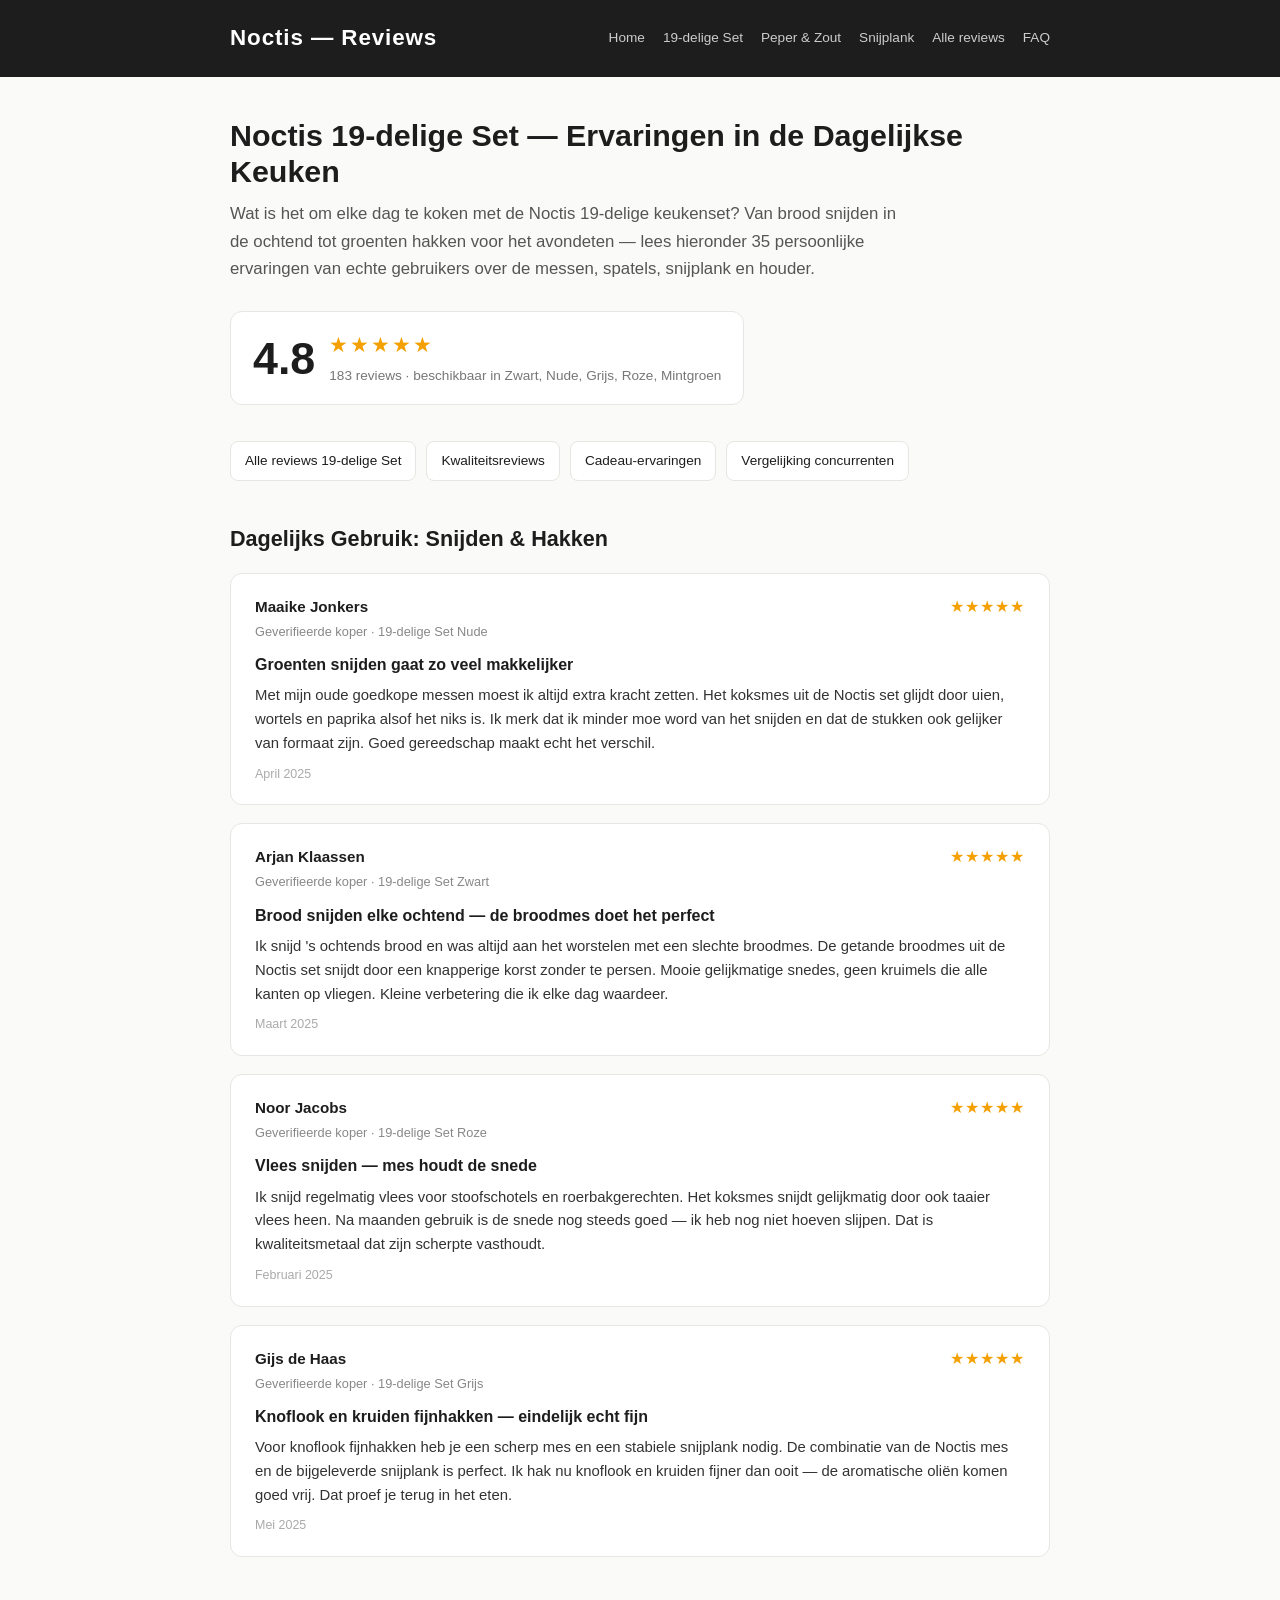
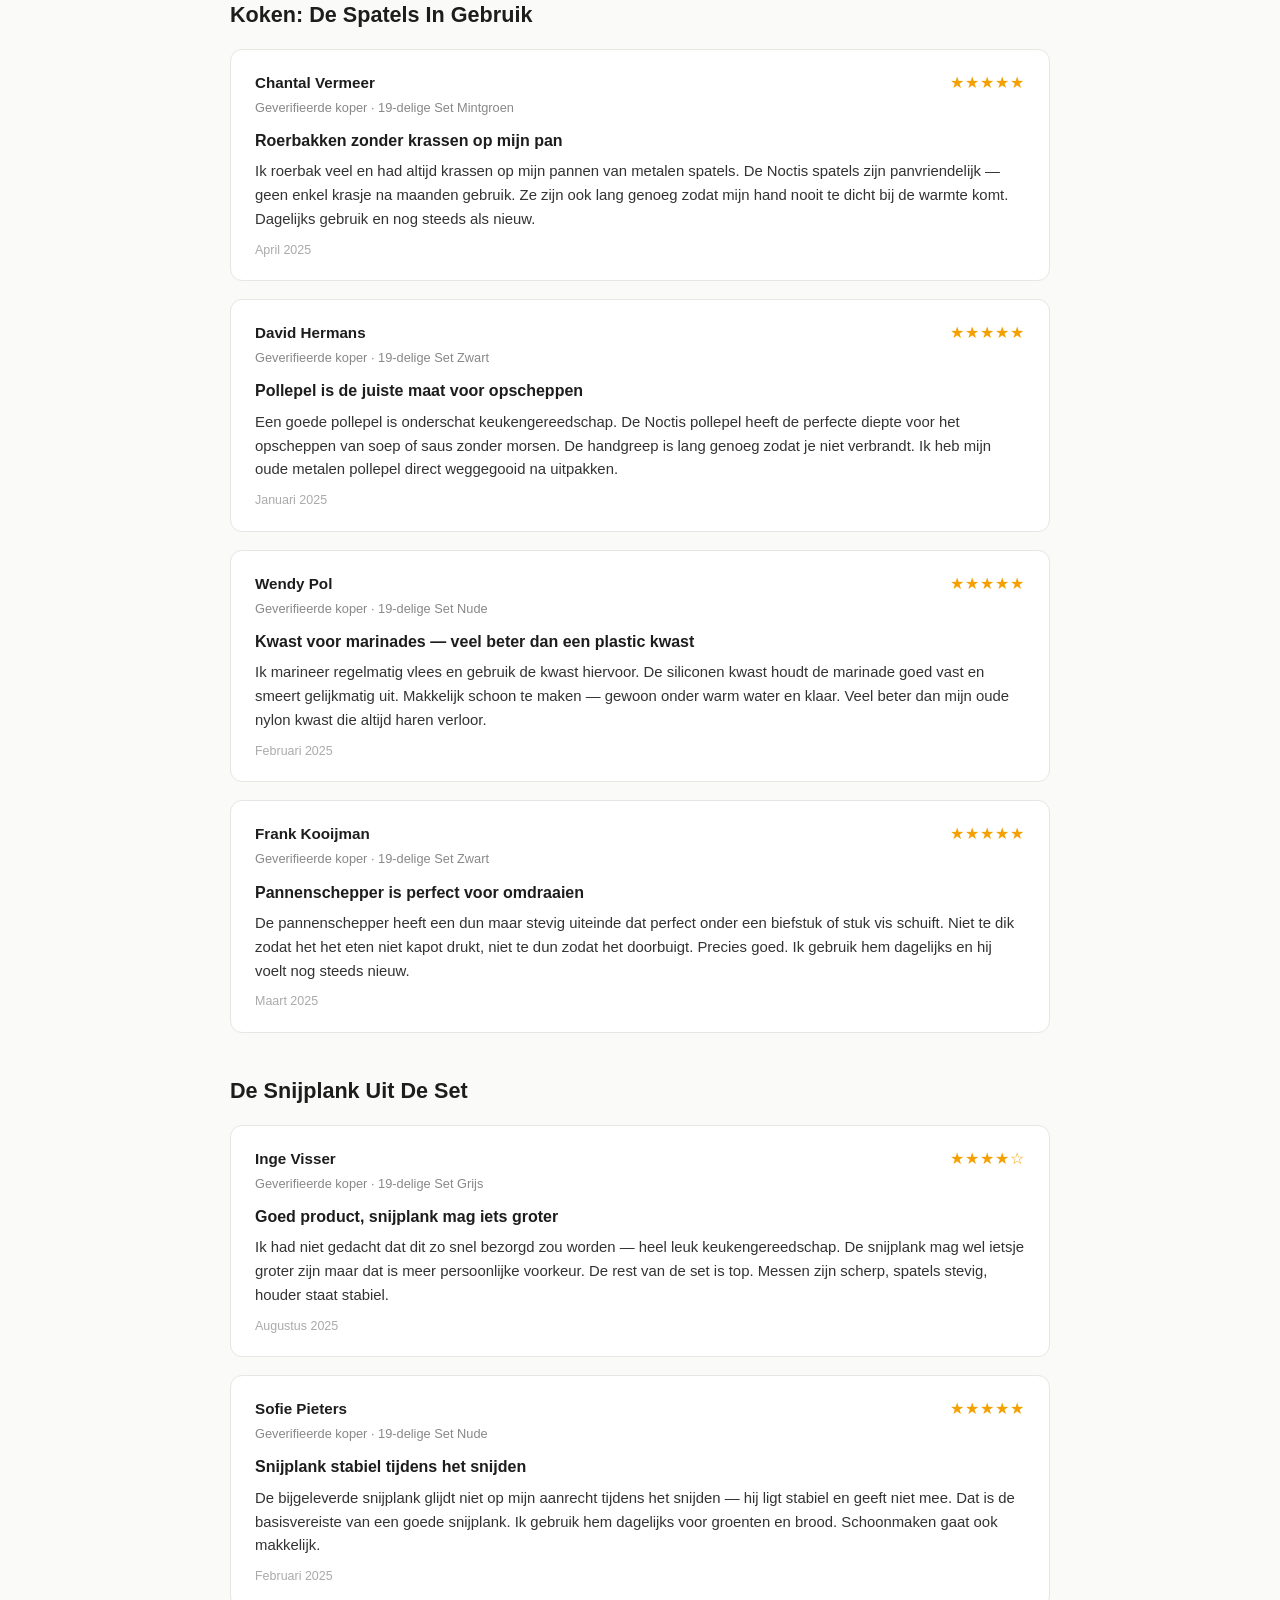
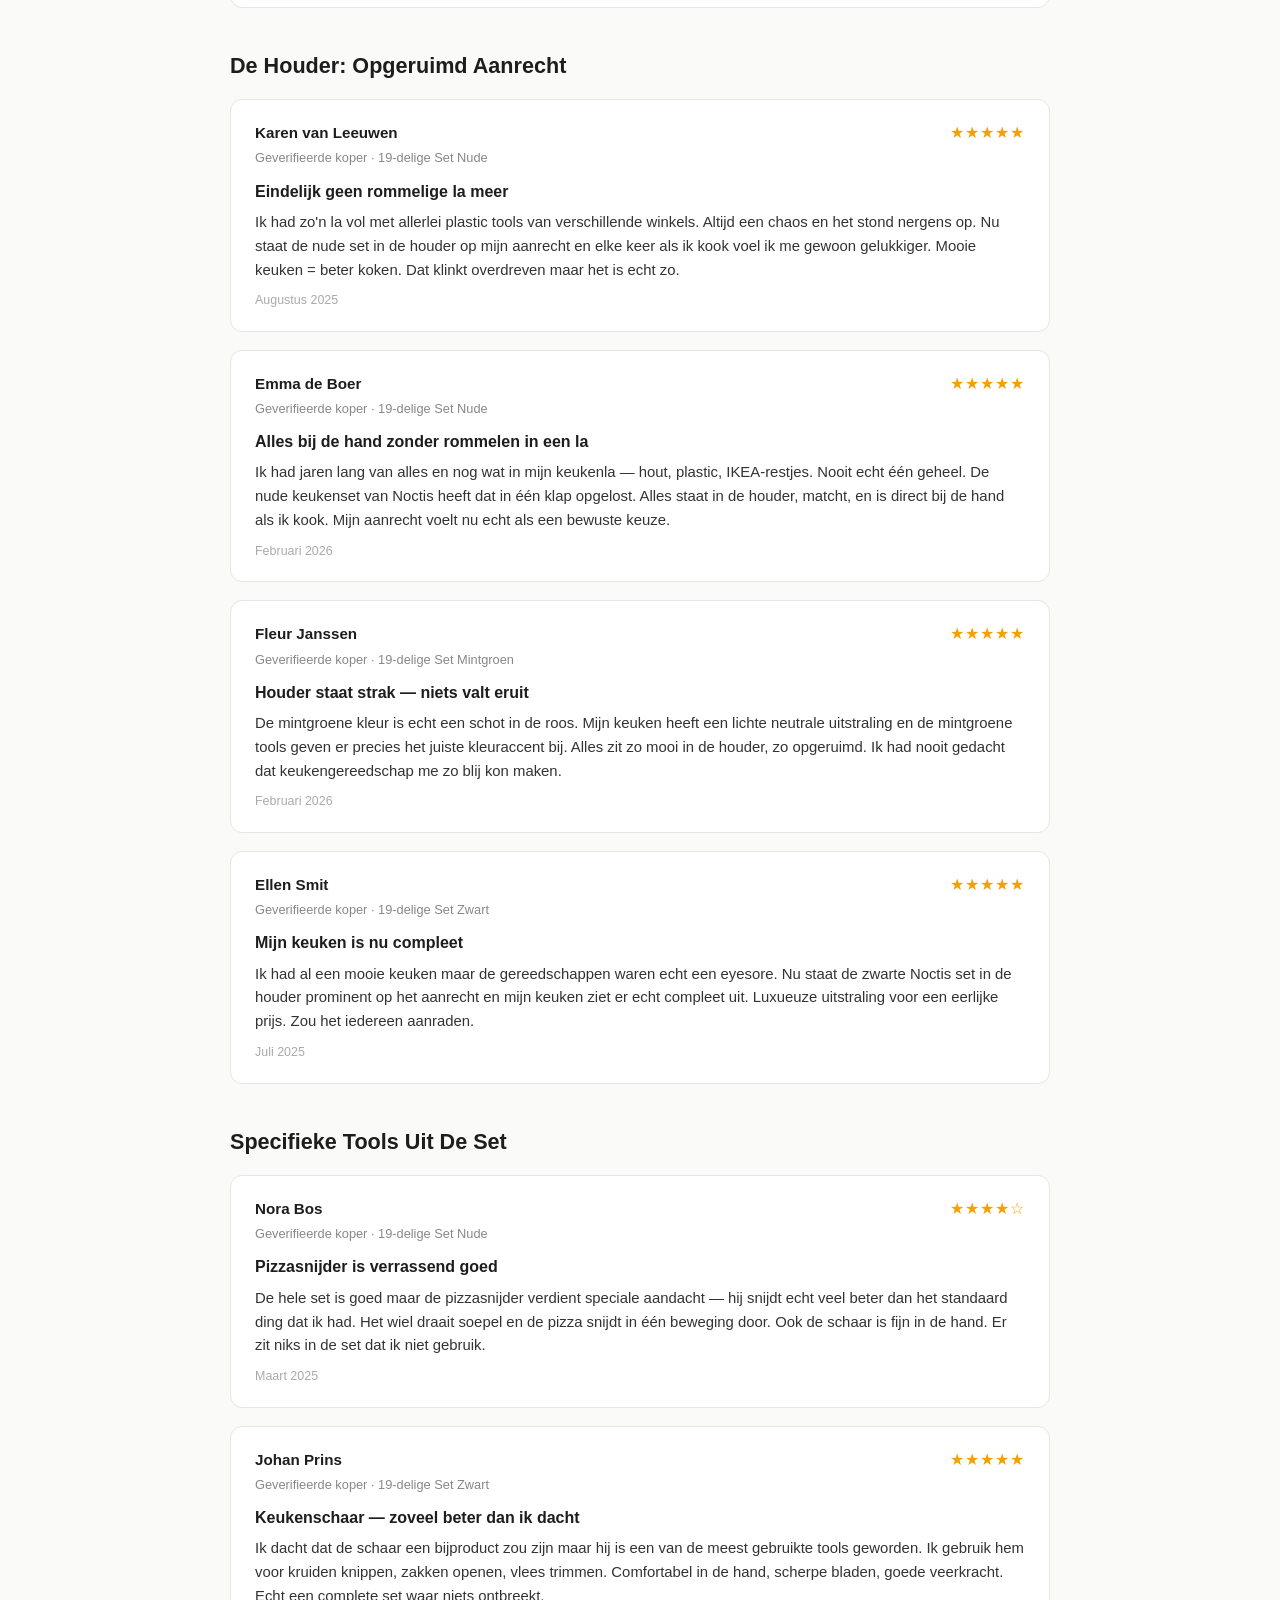
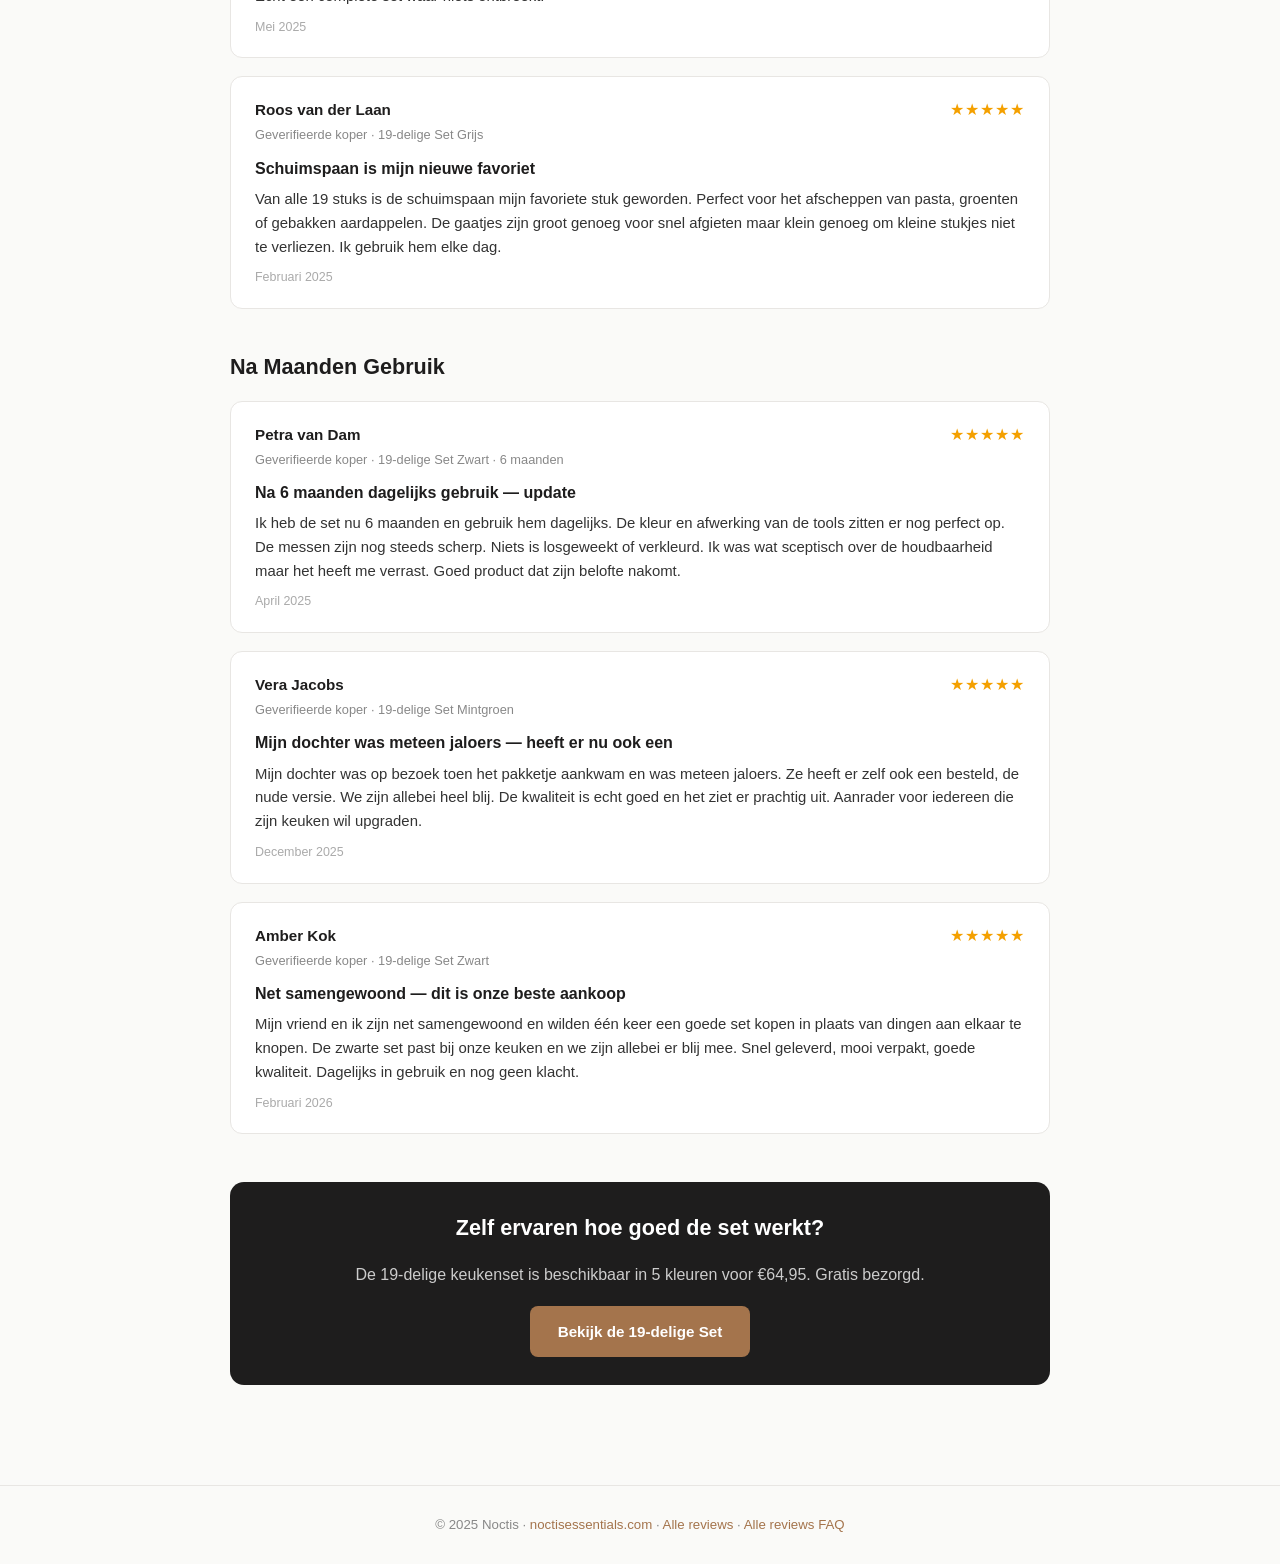
<file: noctis-19-delige-set-ervaringen.html>
<!DOCTYPE html>
<html lang="nl">
<head>
  <meta charset="UTF-8">
  <meta name="viewport" content="width=device-width, initial-scale=1.0">
  <title>Noctis 19-delige Set — Ervaringen van Echte Gebruikers</title>
  <meta name="description" content="Wat is het om dagelijks te koken met de Noctis 19-delige keukenset? Lees 35 persoonlijke ervaringen over de messen, spatels, houder en snijplank.">
  <link rel="canonical" href="https://reviews.noctisessentials.com/noctis-19-delige-set-ervaringen.html">
  <link rel="sitemap" type="application/xml" href="/sitemap.xml">
  <link rel="icon" type="image/png" href="favicon.png">
  <link rel="apple-touch-icon" href="favicon.png">
  <meta property="og:type" content="website">
  <meta property="og:site_name" content="Noctis Reviews">
  <meta property="og:url" content="https://reviews.noctisessentials.com/noctis-19-delige-set-ervaringen.html">
  <meta property="og:title" content="Noctis 19-delige Set — Ervaringen van Echte Gebruikers">
  <meta property="og:description" content="Wat is het om dagelijks te koken met de Noctis 19-delige keukenset? 35 persoonlijke ervaringen over messen, spatels, houder en snijplank.">
  <meta property="og:image" content="https://reviews.noctisessentials.com/favicon.png">
  <meta name="twitter:card" content="summary">
  <meta name="twitter:title" content="Noctis 19-delige Set — Gebruikerservaringen">
  <meta name="twitter:description" content="35 persoonlijke ervaringen over messen, spatels, houder en snijplank.">
  <meta name="twitter:image" content="https://reviews.noctisessentials.com/favicon.png">
  <meta name="robots" content="index, follow">
  <link rel="stylesheet" href="style.css">
  <script type="application/ld+json">
  {
    "@context": "https://schema.org",
    "@type": "Product",
    "name": "Noctis 19-delige Keukenset",
    "brand": { "@type": "Brand", "name": "Noctis" },
    "description": "Complete 19-delige keukenset inclusief messen, spatels, houder en snijplank. Beschikbaar in 5 kleuren.",
    "offers": {
      "@type": "Offer",
      "price": "64.95",
      "priceCurrency": "EUR",
      "availability": "https://schema.org/InStock",
      "url": "https://noctisessentials.com/nl/products/19-piece-kitchen-set"
    },
    "aggregateRating": {
      "@type": "AggregateRating",
      "ratingValue": "4.8",
      "reviewCount": "183",
      "bestRating": "5"
    }
  }
  </script>
</head>
<body>
<header>
  <div class="inner">
    <a href="index.html" class="logo">Noctis — Reviews</a>
    <nav>
      <a href="index.html">Home</a>
      <a href="noctis-19-delige-keukenset-reviews.html">19-delige Set</a>
      <a href="noctis-peper-zout-molens-reviews.html">Peper &amp; Zout</a>
      <a href="noctis-acacia-snijplank-reviews.html">Snijplank</a>
      <a href="all-reviews">Alle reviews</a>
      <a href="faq.html">FAQ</a>
    </nav>
  </div>
</header>

<div class="container">
  <h1>Noctis 19-delige Set — Ervaringen in de Dagelijkse Keuken</h1>
  <p class="intro">Wat is het om elke dag te koken met de Noctis 19-delige keukenset? Van brood snijden in de ochtend tot groenten hakken voor het avondeten — lees hieronder 35 persoonlijke ervaringen van echte gebruikers over de messen, spatels, snijplank en houder.</p>

  <div class="aggregate">
    <div class="score">4.8</div>
    <div class="details">
      <div class="stars">★★★★★</div>
      <div class="count">183 reviews · beschikbaar in Zwart, Nude, Grijs, Roze, Mintgroen</div>
    </div>
  </div>

  <div class="page-links">
    <a href="noctis-19-delige-keukenset-reviews.html" class="page-link">Alle reviews 19-delige Set</a>
    <a href="noctis-review-kwaliteit.html" class="page-link">Kwaliteitsreviews</a>
    <a href="noctis-review-cadeau.html" class="page-link">Cadeau-ervaringen</a>
    <a href="noctis-vs-bol-vergelijking.html" class="page-link">Vergelijking concurrenten</a>
  </div>

  <h2>Dagelijks Gebruik: Snijden &amp; Hakken</h2>
  <div class="reviews-grid">

    <div class="review">
      <div class="review-header">
        <div>
          <div class="reviewer">Maaike Jonkers</div>
          <div class="reviewer-meta">Geverifieerde koper · 19-delige Set Nude</div>
        </div>
        <div class="review-stars">★★★★★</div>
      </div>
      <div class="review-title">Groenten snijden gaat zo veel makkelijker</div>
      <div class="review-body">Met mijn oude goedkope messen moest ik altijd extra kracht zetten. Het koksmes uit de Noctis set glijdt door uien, wortels en paprika alsof het niks is. Ik merk dat ik minder moe word van het snijden en dat de stukken ook gelijker van formaat zijn. Goed gereedschap maakt echt het verschil.</div>
      <div class="review-date">April 2025</div>
    </div>

    <div class="review">
      <div class="review-header">
        <div>
          <div class="reviewer">Arjan Klaassen</div>
          <div class="reviewer-meta">Geverifieerde koper · 19-delige Set Zwart</div>
        </div>
        <div class="review-stars">★★★★★</div>
      </div>
      <div class="review-title">Brood snijden elke ochtend — de broodmes doet het perfect</div>
      <div class="review-body">Ik snijd 's ochtends brood en was altijd aan het worstelen met een slechte broodmes. De getande broodmes uit de Noctis set snijdt door een knapperige korst zonder te persen. Mooie gelijkmatige snedes, geen kruimels die alle kanten op vliegen. Kleine verbetering die ik elke dag waardeer.</div>
      <div class="review-date">Maart 2025</div>
    </div>

    <div class="review">
      <div class="review-header">
        <div>
          <div class="reviewer">Noor Jacobs</div>
          <div class="reviewer-meta">Geverifieerde koper · 19-delige Set Roze</div>
        </div>
        <div class="review-stars">★★★★★</div>
      </div>
      <div class="review-title">Vlees snijden — mes houdt de snede</div>
      <div class="review-body">Ik snijd regelmatig vlees voor stoofschotels en roerbakgerechten. Het koksmes snijdt gelijkmatig door ook taaier vlees heen. Na maanden gebruik is de snede nog steeds goed — ik heb nog niet hoeven slijpen. Dat is kwaliteitsmetaal dat zijn scherpte vasthoudt.</div>
      <div class="review-date">Februari 2025</div>
    </div>

    <div class="review">
      <div class="review-header">
        <div>
          <div class="reviewer">Gijs de Haas</div>
          <div class="reviewer-meta">Geverifieerde koper · 19-delige Set Grijs</div>
        </div>
        <div class="review-stars">★★★★★</div>
      </div>
      <div class="review-title">Knoflook en kruiden fijnhakken — eindelijk echt fijn</div>
      <div class="review-body">Voor knoflook fijnhakken heb je een scherp mes en een stabiele snijplank nodig. De combinatie van de Noctis mes en de bijgeleverde snijplank is perfect. Ik hak nu knoflook en kruiden fijner dan ooit — de aromatische oliën komen goed vrij. Dat proef je terug in het eten.</div>
      <div class="review-date">Mei 2025</div>
    </div>

  </div>

  <h2>Koken: De Spatels In Gebruik</h2>
  <div class="reviews-grid">

    <div class="review">
      <div class="review-header">
        <div>
          <div class="reviewer">Chantal Vermeer</div>
          <div class="reviewer-meta">Geverifieerde koper · 19-delige Set Mintgroen</div>
        </div>
        <div class="review-stars">★★★★★</div>
      </div>
      <div class="review-title">Roerbakken zonder krassen op mijn pan</div>
      <div class="review-body">Ik roerbak veel en had altijd krassen op mijn pannen van metalen spatels. De Noctis spatels zijn panvriendelijk — geen enkel krasje na maanden gebruik. Ze zijn ook lang genoeg zodat mijn hand nooit te dicht bij de warmte komt. Dagelijks gebruik en nog steeds als nieuw.</div>
      <div class="review-date">April 2025</div>
    </div>

    <div class="review">
      <div class="review-header">
        <div>
          <div class="reviewer">David Hermans</div>
          <div class="reviewer-meta">Geverifieerde koper · 19-delige Set Zwart</div>
        </div>
        <div class="review-stars">★★★★★</div>
      </div>
      <div class="review-title">Pollepel is de juiste maat voor opscheppen</div>
      <div class="review-body">Een goede pollepel is onderschat keukengereedschap. De Noctis pollepel heeft de perfecte diepte voor het opscheppen van soep of saus zonder morsen. De handgreep is lang genoeg zodat je niet verbrandt. Ik heb mijn oude metalen pollepel direct weggegooid na uitpakken.</div>
      <div class="review-date">Januari 2025</div>
    </div>

    <div class="review">
      <div class="review-header">
        <div>
          <div class="reviewer">Wendy Pol</div>
          <div class="reviewer-meta">Geverifieerde koper · 19-delige Set Nude</div>
        </div>
        <div class="review-stars">★★★★★</div>
      </div>
      <div class="review-title">Kwast voor marinades — veel beter dan een plastic kwast</div>
      <div class="review-body">Ik marineer regelmatig vlees en gebruik de kwast hiervoor. De siliconen kwast houdt de marinade goed vast en smeert gelijkmatig uit. Makkelijk schoon te maken — gewoon onder warm water en klaar. Veel beter dan mijn oude nylon kwast die altijd haren verloor.</div>
      <div class="review-date">Februari 2025</div>
    </div>

    <div class="review">
      <div class="review-header">
        <div>
          <div class="reviewer">Frank Kooijman</div>
          <div class="reviewer-meta">Geverifieerde koper · 19-delige Set Zwart</div>
        </div>
        <div class="review-stars">★★★★★</div>
      </div>
      <div class="review-title">Pannenschepper is perfect voor omdraaien</div>
      <div class="review-body">De pannenschepper heeft een dun maar stevig uiteinde dat perfect onder een biefstuk of stuk vis schuift. Niet te dik zodat het het eten niet kapot drukt, niet te dun zodat het doorbuigt. Precies goed. Ik gebruik hem dagelijks en hij voelt nog steeds nieuw.</div>
      <div class="review-date">Maart 2025</div>
    </div>

  </div>

  <h2>De Snijplank Uit De Set</h2>
  <div class="reviews-grid">

    <div class="review">
      <div class="review-header">
        <div>
          <div class="reviewer">Inge Visser</div>
          <div class="reviewer-meta">Geverifieerde koper · 19-delige Set Grijs</div>
        </div>
        <div class="review-stars">★★★★☆</div>
      </div>
      <div class="review-title">Goed product, snijplank mag iets groter</div>
      <div class="review-body">Ik had niet gedacht dat dit zo snel bezorgd zou worden — heel leuk keukengereedschap. De snijplank mag wel ietsje groter zijn maar dat is meer persoonlijke voorkeur. De rest van de set is top. Messen zijn scherp, spatels stevig, houder staat stabiel.</div>
      <div class="review-date">Augustus 2025</div>
    </div>

    <div class="review">
      <div class="review-header">
        <div>
          <div class="reviewer">Sofie Pieters</div>
          <div class="reviewer-meta">Geverifieerde koper · 19-delige Set Nude</div>
        </div>
        <div class="review-stars">★★★★★</div>
      </div>
      <div class="review-title">Snijplank stabiel tijdens het snijden</div>
      <div class="review-body">De bijgeleverde snijplank glijdt niet op mijn aanrecht tijdens het snijden — hij ligt stabiel en geeft niet mee. Dat is de basisvereiste van een goede snijplank. Ik gebruik hem dagelijks voor groenten en brood. Schoonmaken gaat ook makkelijk.</div>
      <div class="review-date">Februari 2025</div>
    </div>

  </div>

  <h2>De Houder: Opgeruimd Aanrecht</h2>
  <div class="reviews-grid">

    <div class="review">
      <div class="review-header">
        <div>
          <div class="reviewer">Karen van Leeuwen</div>
          <div class="reviewer-meta">Geverifieerde koper · 19-delige Set Nude</div>
        </div>
        <div class="review-stars">★★★★★</div>
      </div>
      <div class="review-title">Eindelijk geen rommelige la meer</div>
      <div class="review-body">Ik had zo'n la vol met allerlei plastic tools van verschillende winkels. Altijd een chaos en het stond nergens op. Nu staat de nude set in de houder op mijn aanrecht en elke keer als ik kook voel ik me gewoon gelukkiger. Mooie keuken = beter koken. Dat klinkt overdreven maar het is echt zo.</div>
      <div class="review-date">Augustus 2025</div>
    </div>

    <div class="review">
      <div class="review-header">
        <div>
          <div class="reviewer">Emma de Boer</div>
          <div class="reviewer-meta">Geverifieerde koper · 19-delige Set Nude</div>
        </div>
        <div class="review-stars">★★★★★</div>
      </div>
      <div class="review-title">Alles bij de hand zonder rommelen in een la</div>
      <div class="review-body">Ik had jaren lang van alles en nog wat in mijn keukenla — hout, plastic, IKEA-restjes. Nooit echt één geheel. De nude keukenset van Noctis heeft dat in één klap opgelost. Alles staat in de houder, matcht, en is direct bij de hand als ik kook. Mijn aanrecht voelt nu echt als een bewuste keuze.</div>
      <div class="review-date">Februari 2026</div>
    </div>

    <div class="review">
      <div class="review-header">
        <div>
          <div class="reviewer">Fleur Janssen</div>
          <div class="reviewer-meta">Geverifieerde koper · 19-delige Set Mintgroen</div>
        </div>
        <div class="review-stars">★★★★★</div>
      </div>
      <div class="review-title">Houder staat strak — niets valt eruit</div>
      <div class="review-body">De mintgroene kleur is echt een schot in de roos. Mijn keuken heeft een lichte neutrale uitstraling en de mintgroene tools geven er precies het juiste kleuraccent bij. Alles zit zo mooi in de houder, zo opgeruimd. Ik had nooit gedacht dat keukengereedschap me zo blij kon maken.</div>
      <div class="review-date">Februari 2026</div>
    </div>

    <div class="review">
      <div class="review-header">
        <div>
          <div class="reviewer">Ellen Smit</div>
          <div class="reviewer-meta">Geverifieerde koper · 19-delige Set Zwart</div>
        </div>
        <div class="review-stars">★★★★★</div>
      </div>
      <div class="review-title">Mijn keuken is nu compleet</div>
      <div class="review-body">Ik had al een mooie keuken maar de gereedschappen waren echt een eyesore. Nu staat de zwarte Noctis set in de houder prominent op het aanrecht en mijn keuken ziet er echt compleet uit. Luxueuze uitstraling voor een eerlijke prijs. Zou het iedereen aanraden.</div>
      <div class="review-date">Juli 2025</div>
    </div>

  </div>

  <h2>Specifieke Tools Uit De Set</h2>
  <div class="reviews-grid">

    <div class="review">
      <div class="review-header">
        <div>
          <div class="reviewer">Nora Bos</div>
          <div class="reviewer-meta">Geverifieerde koper · 19-delige Set Nude</div>
        </div>
        <div class="review-stars">★★★★☆</div>
      </div>
      <div class="review-title">Pizzasnijder is verrassend goed</div>
      <div class="review-body">De hele set is goed maar de pizzasnijder verdient speciale aandacht — hij snijdt echt veel beter dan het standaard ding dat ik had. Het wiel draait soepel en de pizza snijdt in één beweging door. Ook de schaar is fijn in de hand. Er zit niks in de set dat ik niet gebruik.</div>
      <div class="review-date">Maart 2025</div>
    </div>

    <div class="review">
      <div class="review-header">
        <div>
          <div class="reviewer">Johan Prins</div>
          <div class="reviewer-meta">Geverifieerde koper · 19-delige Set Zwart</div>
        </div>
        <div class="review-stars">★★★★★</div>
      </div>
      <div class="review-title">Keukenschaar — zoveel beter dan ik dacht</div>
      <div class="review-body">Ik dacht dat de schaar een bijproduct zou zijn maar hij is een van de meest gebruikte tools geworden. Ik gebruik hem voor kruiden knippen, zakken openen, vlees trimmen. Comfortabel in de hand, scherpe bladen, goede veerkracht. Echt een complete set waar niets ontbreekt.</div>
      <div class="review-date">Mei 2025</div>
    </div>

    <div class="review">
      <div class="review-header">
        <div>
          <div class="reviewer">Roos van der Laan</div>
          <div class="reviewer-meta">Geverifieerde koper · 19-delige Set Grijs</div>
        </div>
        <div class="review-stars">★★★★★</div>
      </div>
      <div class="review-title">Schuimspaan is mijn nieuwe favoriet</div>
      <div class="review-body">Van alle 19 stuks is de schuimspaan mijn favoriete stuk geworden. Perfect voor het afscheppen van pasta, groenten of gebakken aardappelen. De gaatjes zijn groot genoeg voor snel afgieten maar klein genoeg om kleine stukjes niet te verliezen. Ik gebruik hem elke dag.</div>
      <div class="review-date">Februari 2025</div>
    </div>

  </div>

  <h2>Na Maanden Gebruik</h2>
  <div class="reviews-grid">

    <div class="review">
      <div class="review-header">
        <div>
          <div class="reviewer">Petra van Dam</div>
          <div class="reviewer-meta">Geverifieerde koper · 19-delige Set Zwart · 6 maanden</div>
        </div>
        <div class="review-stars">★★★★★</div>
      </div>
      <div class="review-title">Na 6 maanden dagelijks gebruik — update</div>
      <div class="review-body">Ik heb de set nu 6 maanden en gebruik hem dagelijks. De kleur en afwerking van de tools zitten er nog perfect op. De messen zijn nog steeds scherp. Niets is losgeweekt of verkleurd. Ik was wat sceptisch over de houdbaarheid maar het heeft me verrast. Goed product dat zijn belofte nakomt.</div>
      <div class="review-date">April 2025</div>
    </div>

    <div class="review">
      <div class="review-header">
        <div>
          <div class="reviewer">Vera Jacobs</div>
          <div class="reviewer-meta">Geverifieerde koper · 19-delige Set Mintgroen</div>
        </div>
        <div class="review-stars">★★★★★</div>
      </div>
      <div class="review-title">Mijn dochter was meteen jaloers — heeft er nu ook een</div>
      <div class="review-body">Mijn dochter was op bezoek toen het pakketje aankwam en was meteen jaloers. Ze heeft er zelf ook een besteld, de nude versie. We zijn allebei heel blij. De kwaliteit is echt goed en het ziet er prachtig uit. Aanrader voor iedereen die zijn keuken wil upgraden.</div>
      <div class="review-date">December 2025</div>
    </div>

    <div class="review">
      <div class="review-header">
        <div>
          <div class="reviewer">Amber Kok</div>
          <div class="reviewer-meta">Geverifieerde koper · 19-delige Set Zwart</div>
        </div>
        <div class="review-stars">★★★★★</div>
      </div>
      <div class="review-title">Net samengewoond — dit is onze beste aankoop</div>
      <div class="review-body">Mijn vriend en ik zijn net samengewoond en wilden één keer een goede set kopen in plaats van dingen aan elkaar te knopen. De zwarte set past bij onze keuken en we zijn allebei er blij mee. Snel geleverd, mooi verpakt, goede kwaliteit. Dagelijks in gebruik en nog geen klacht.</div>
      <div class="review-date">Februari 2026</div>
    </div>

  </div>

  <div class="cta-box">
    <h2>Zelf ervaren hoe goed de set werkt?</h2>
    <p>De 19-delige keukenset is beschikbaar in 5 kleuren voor €64,95. Gratis bezorgd.</p>
    <a href="https://noctisessentials.com/nl/products/19-piece-kitchen-set" class="cta-btn">Bekijk de 19-delige Set</a>
  </div>
</div>

<footer>
  <p>© 2025 Noctis · <a href="https://noctisessentials.com">noctisessentials.com</a> · <a href="index.html">Alle reviews</a> · <a href="all-reviews">Alle reviews</a>
      <a href="faq.html">FAQ</a></p>
</footer>
</body>
</html>
</file>
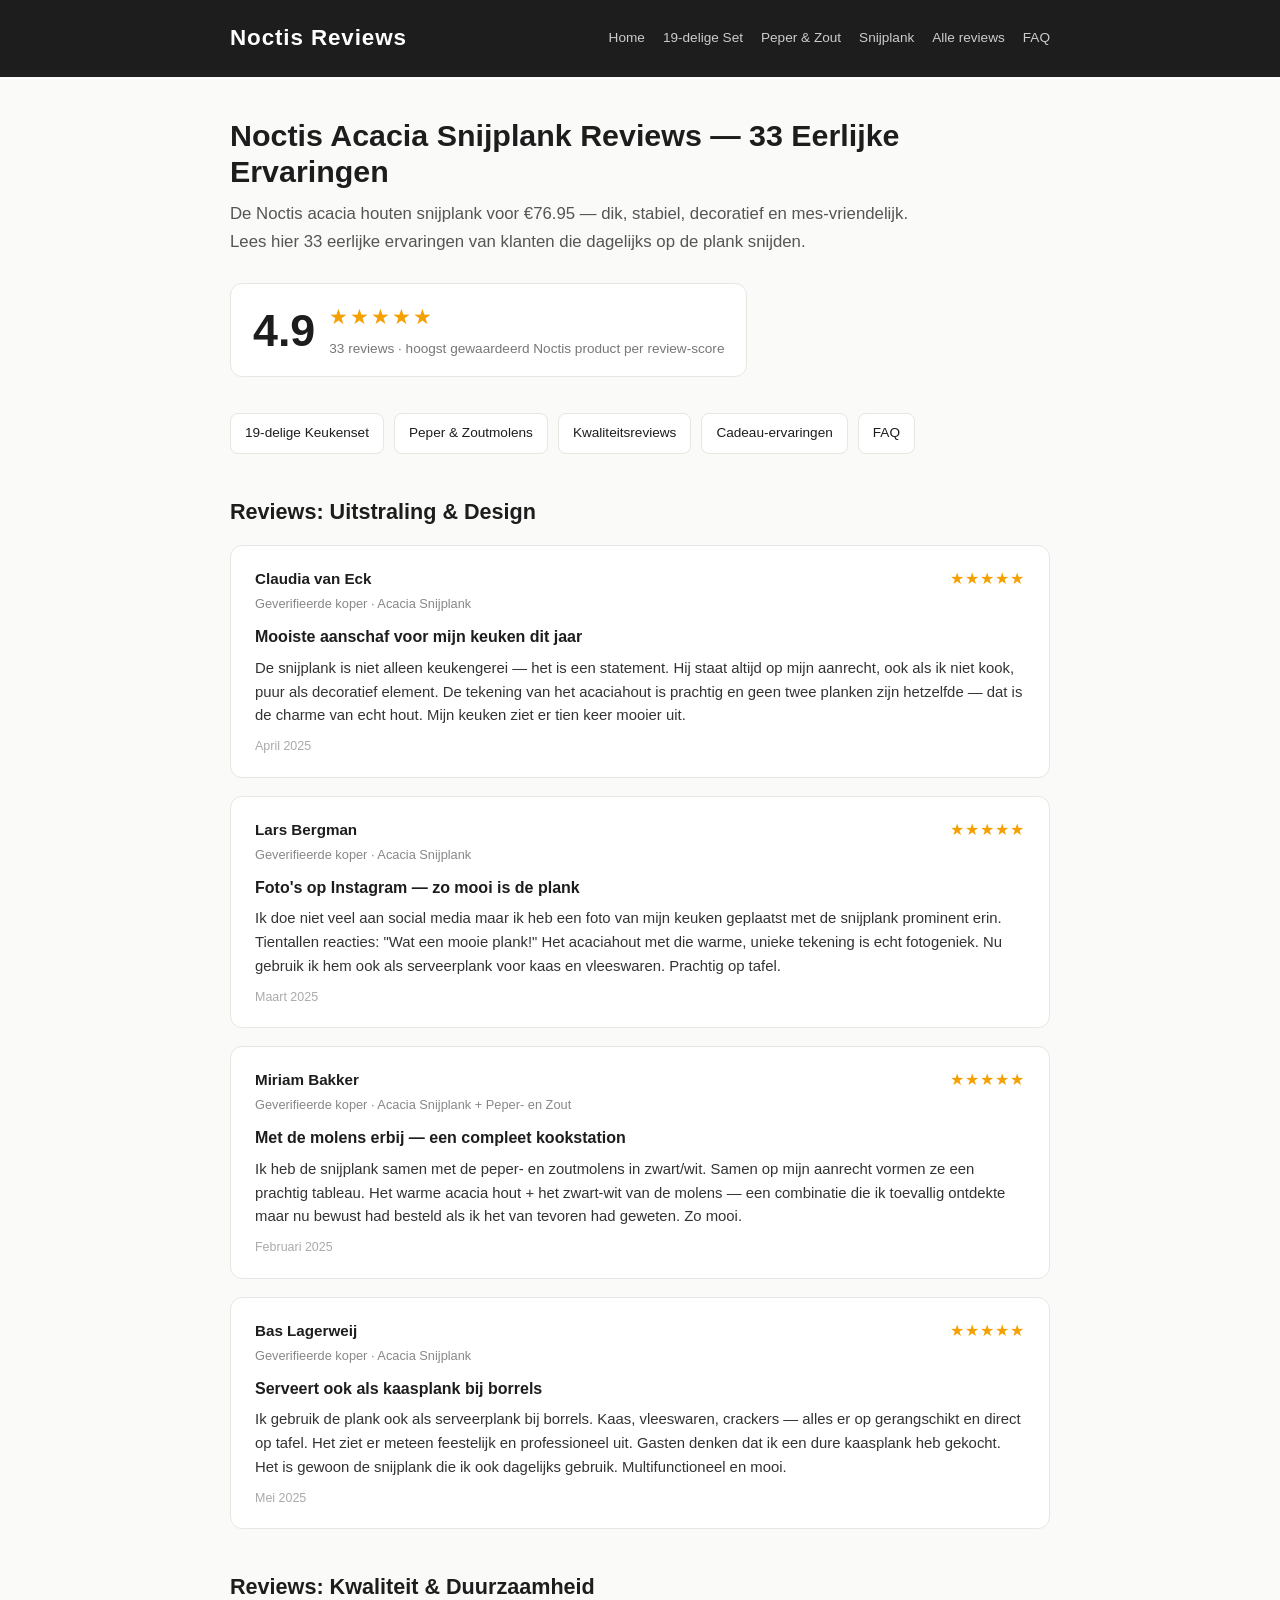
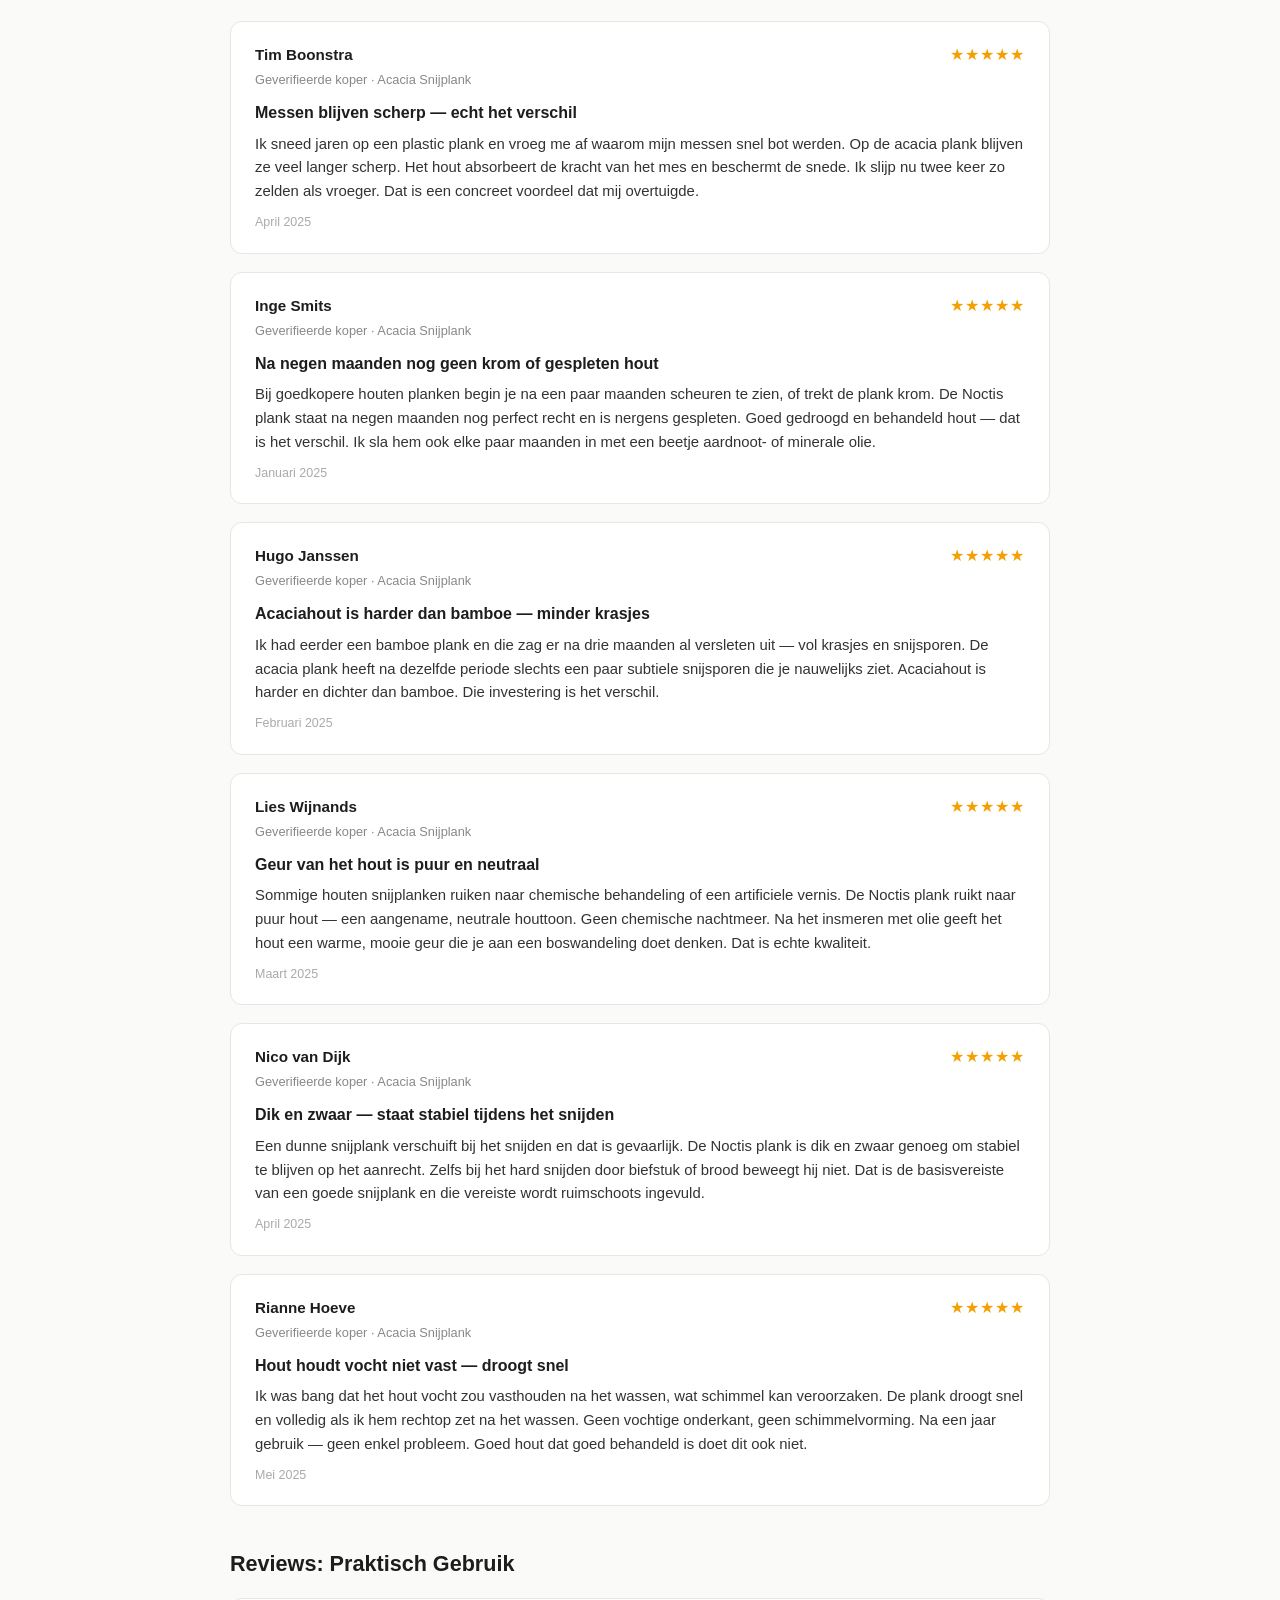
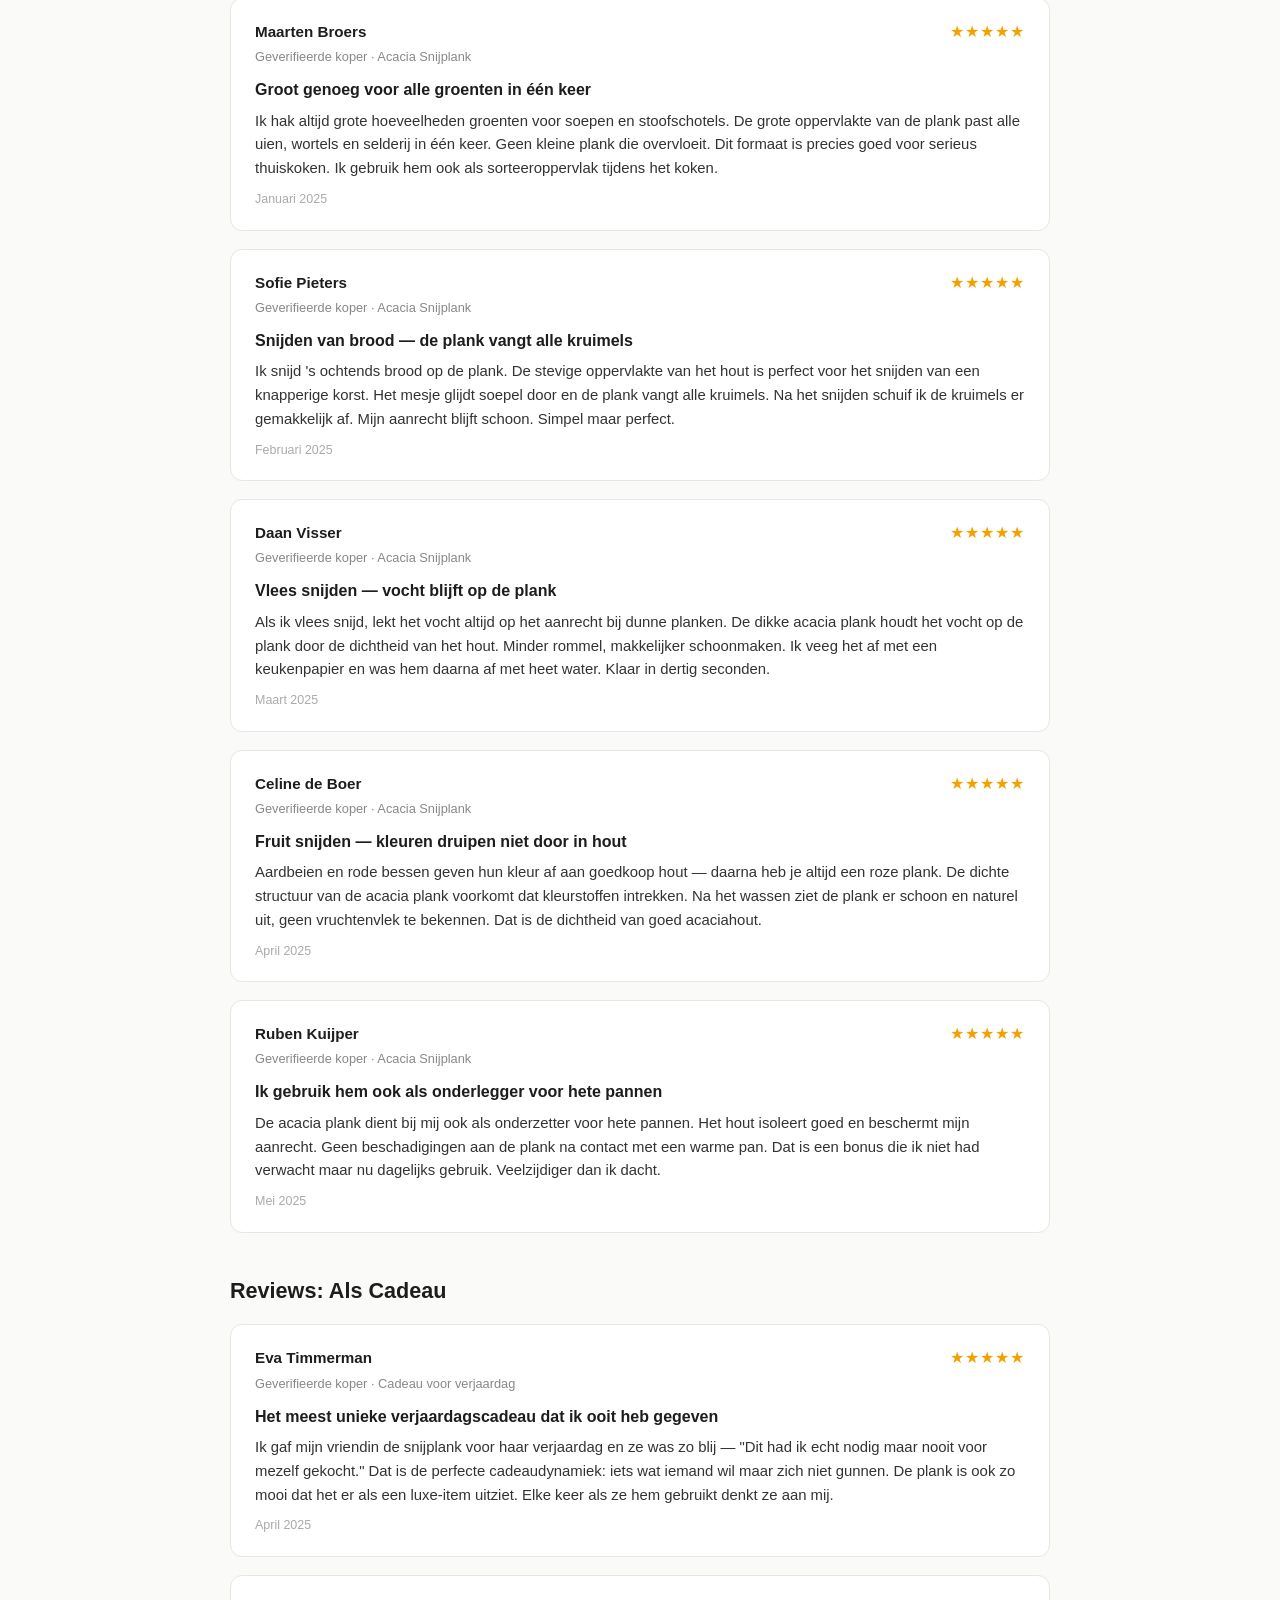
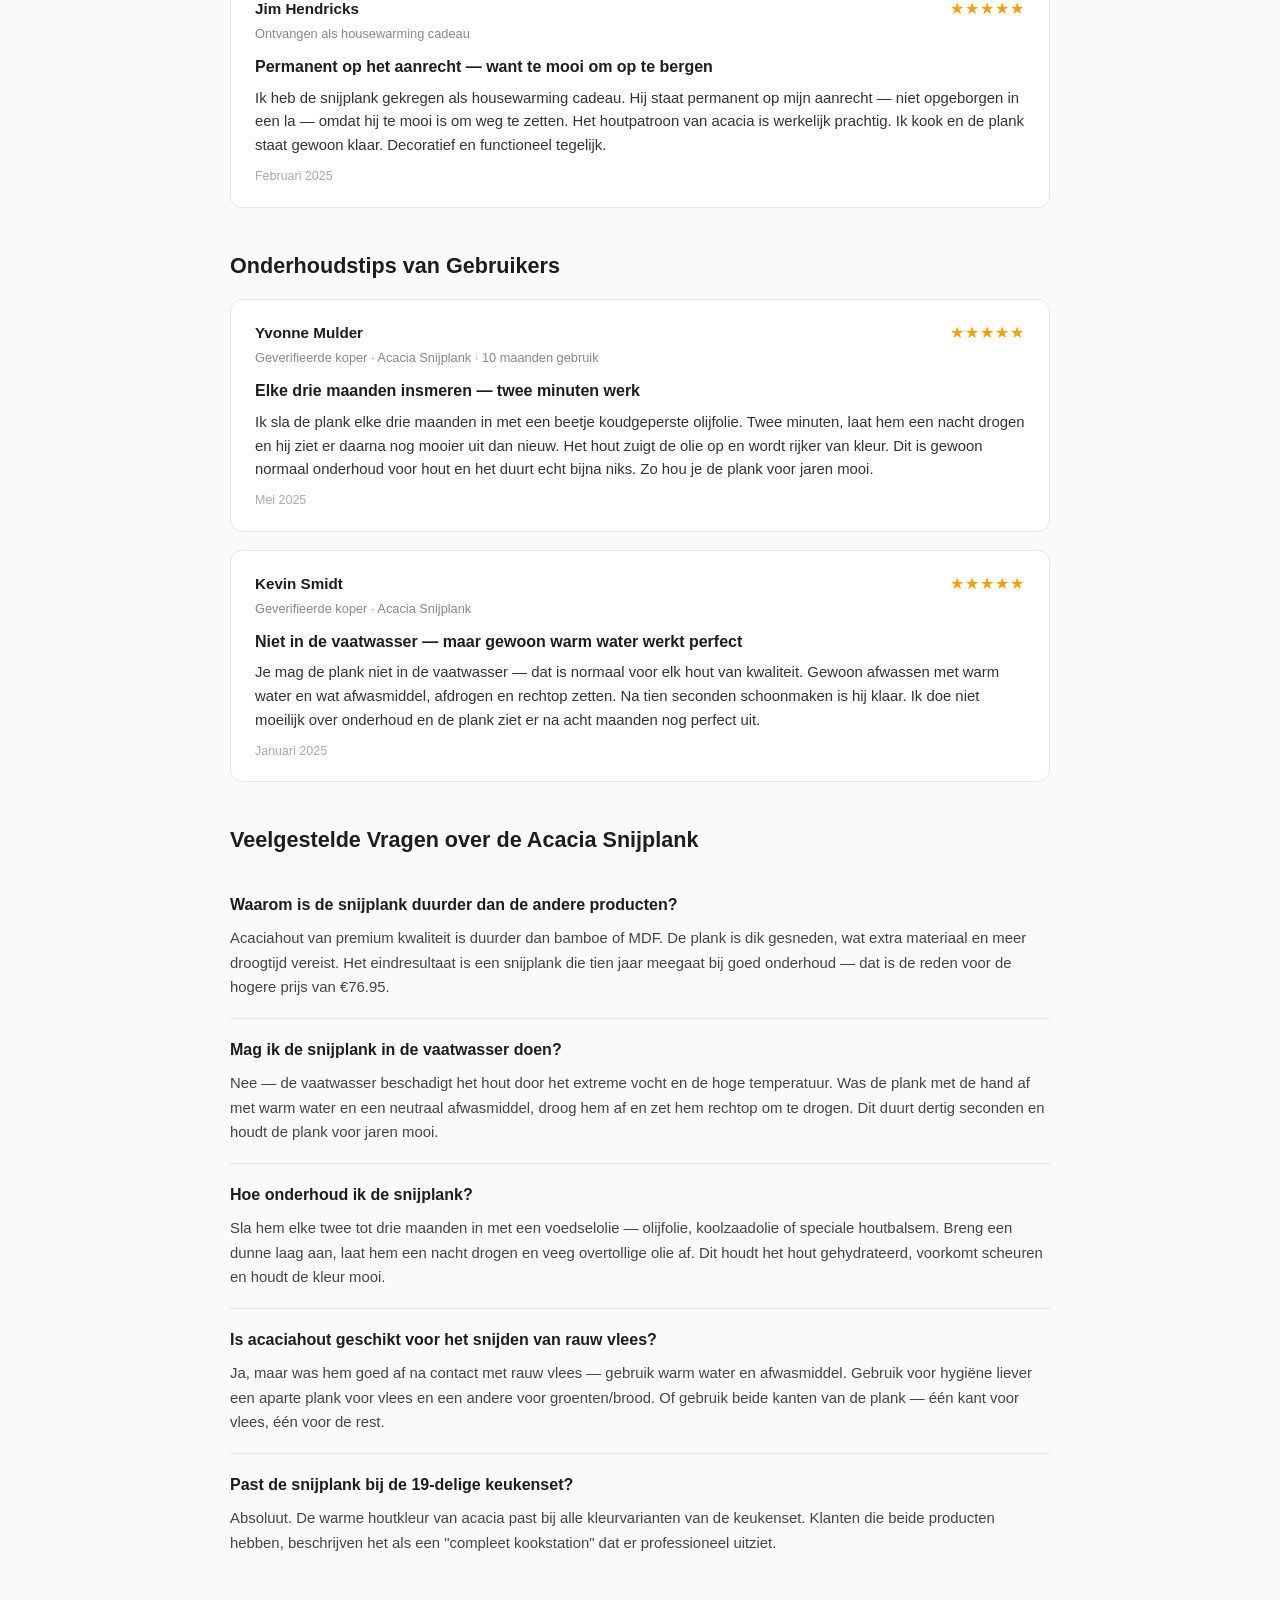
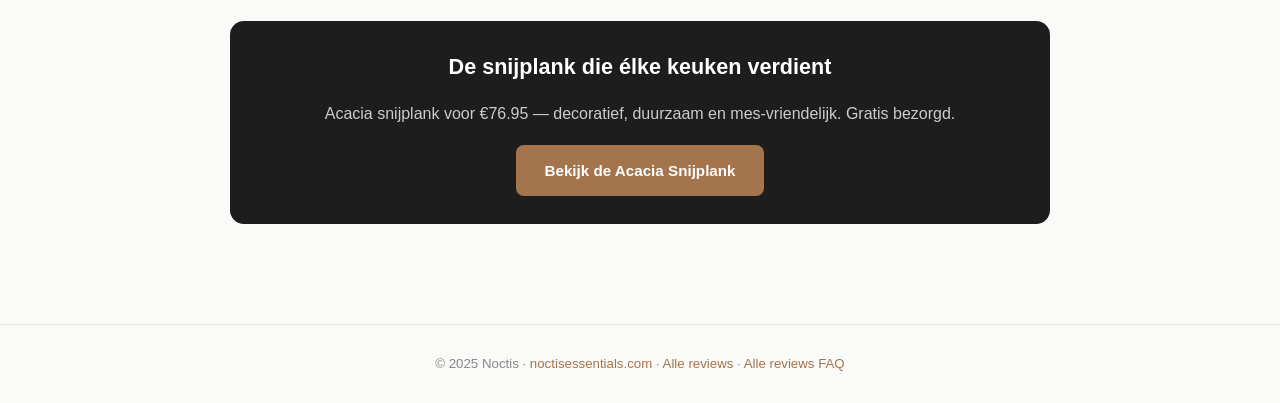
<file: noctis-acacia-snijplank-reviews.html>
<!DOCTYPE html>
<html lang="nl">
<head>
  <meta charset="UTF-8">
  <meta name="viewport" content="width=device-width, initial-scale=1.0">
  <title>Noctis Acacia Snijplank Reviews — 33 Eerlijke Ervaringen</title>
  <meta name="description" content="Lees 33 eerlijke reviews over de Noctis acacia houten snijplank. Dik, stabiel, mes-vriendelijk en decoratief mooi. Voor €76.95.">
  <link rel="canonical" href="https://reviews.noctisessentials.com/noctis-acacia-snijplank-reviews.html">
  <link rel="sitemap" type="application/xml" href="/sitemap.xml">
  <link rel="icon" type="image/png" href="favicon.png">
  <link rel="apple-touch-icon" href="favicon.png">
  <meta property="og:type" content="website">
  <meta property="og:site_name" content="Noctis Reviews">
  <meta property="og:url" content="https://reviews.noctisessentials.com/noctis-acacia-snijplank-reviews.html">
  <meta property="og:title" content="Noctis Acacia Snijplank Reviews — 33 Eerlijke Ervaringen">
  <meta property="og:description" content="Lees 33 eerlijke reviews over de Noctis acacia houten snijplank. Dik, stabiel, mes-vriendelijk en decoratief mooi.">
  <meta property="og:image" content="https://reviews.noctisessentials.com/favicon.png">
  <meta name="twitter:card" content="summary">
  <meta name="twitter:title" content="Noctis Acacia Snijplank Reviews">
  <meta name="twitter:description" content="33 eerlijke reviews over de acacia snijplank van Noctis.">
  <meta name="twitter:image" content="https://reviews.noctisessentials.com/favicon.png">
  <meta name="robots" content="index, follow">
  <link rel="stylesheet" href="style.css">
  <script type="application/ld+json">
  {
    "@context": "https://schema.org",
    "@type": "Product",
    "name": "Noctis Acacia Snijplank",
    "brand": { "@type": "Brand", "name": "Noctis" },
    "description": "Premium houten snijplank van acaciahout. Dik, stabiel en mes-vriendelijk. Decoratief te gebruiken als serveerplank.",
    "offers": {
      "@type": "Offer",
      "price": "76.95",
      "priceCurrency": "EUR",
      "availability": "https://schema.org/InStock",
      "url": "https://noctisessentials.com/nl/products/acacia-snijplank"
    },
    "aggregateRating": {
      "@type": "AggregateRating",
      "ratingValue": "4.9",
      "reviewCount": "33",
      "bestRating": "5"
    },
    "review": [
      {
        "@type": "Review",
        "author": { "@type": "Person", "name": "Claudia van Eck" },
        "reviewRating": { "@type": "Rating", "ratingValue": "5", "bestRating": "5" },
        "name": "Mooiste aanschaf voor mijn keuken dit jaar",
        "reviewBody": "De snijplank is niet alleen een keukengerei — het is een statement. Hij staat altijd op mijn aanrecht, ook als ik niet kook, puur als decoratief element. De tekening van het acaciahout is prachtig en geen twee planken zijn hetzelfde."
      },
      {
        "@type": "Review",
        "author": { "@type": "Person", "name": "Tim Boonstra" },
        "reviewRating": { "@type": "Rating", "ratingValue": "5", "bestRating": "5" },
        "name": "Messen blijven scherp — echt het verschil",
        "reviewBody": "Ik sneed jaren op een plastic plank en vroeg me af waarom mijn messen snel bot werden. Op de acacia plank blijven ze veel langer scherp. Het zachte hout absorbeert de kracht van het mes en beschermt de snede."
      }
    ]
  }
  </script>
</head>
<body>
<header>
  <div class="inner">
    <a href="index.html" class="logo">Noctis Reviews</a>
    <nav>
      <a href="index.html">Home</a>
      <a href="noctis-19-delige-keukenset-reviews.html">19-delige Set</a>
      <a href="noctis-peper-zout-molens-reviews.html">Peper &amp; Zout</a>
      <a href="noctis-acacia-snijplank-reviews.html">Snijplank</a>
      <a href="all-reviews">Alle reviews</a>
      <a href="faq.html">FAQ</a>
    </nav>
  </div>
</header>

<div class="container">
  <h1>Noctis Acacia Snijplank Reviews — 33 Eerlijke Ervaringen</h1>
  <p class="intro">De Noctis acacia houten snijplank voor €76.95 — dik, stabiel, decoratief en mes-vriendelijk. Lees hier 33 eerlijke ervaringen van klanten die dagelijks op de plank snijden.</p>

  <div class="aggregate">
    <div class="score">4.9</div>
    <div class="details">
      <div class="stars">★★★★★</div>
      <div class="count">33 reviews · hoogst gewaardeerd Noctis product per review-score</div>
    </div>
  </div>

  <div class="page-links">
    <a href="noctis-19-delige-keukenset-reviews.html" class="page-link">19-delige Keukenset</a>
    <a href="noctis-peper-zout-molens-reviews.html" class="page-link">Peper &amp; Zoutmolens</a>
    <a href="noctis-review-kwaliteit.html" class="page-link">Kwaliteitsreviews</a>
    <a href="noctis-review-cadeau.html" class="page-link">Cadeau-ervaringen</a>
    <a href="faq.html" class="page-link">FAQ</a>
  </div>

  <h2>Reviews: Uitstraling &amp; Design</h2>
  <div class="reviews-grid">

    <div class="review">
      <div class="review-header">
        <div>
          <div class="reviewer">Claudia van Eck</div>
          <div class="reviewer-meta">Geverifieerde koper · Acacia Snijplank</div>
        </div>
        <div class="review-stars">★★★★★</div>
      </div>
      <div class="review-title">Mooiste aanschaf voor mijn keuken dit jaar</div>
      <div class="review-body">De snijplank is niet alleen keukengerei — het is een statement. Hij staat altijd op mijn aanrecht, ook als ik niet kook, puur als decoratief element. De tekening van het acaciahout is prachtig en geen twee planken zijn hetzelfde — dat is de charme van echt hout. Mijn keuken ziet er tien keer mooier uit.</div>
      <div class="review-date">April 2025</div>
    </div>

    <div class="review">
      <div class="review-header">
        <div>
          <div class="reviewer">Lars Bergman</div>
          <div class="reviewer-meta">Geverifieerde koper · Acacia Snijplank</div>
        </div>
        <div class="review-stars">★★★★★</div>
      </div>
      <div class="review-title">Foto's op Instagram — zo mooi is de plank</div>
      <div class="review-body">Ik doe niet veel aan social media maar ik heb een foto van mijn keuken geplaatst met de snijplank prominent erin. Tientallen reacties: "Wat een mooie plank!" Het acaciahout met die warme, unieke tekening is echt fotogeniek. Nu gebruik ik hem ook als serveerplank voor kaas en vleeswaren. Prachtig op tafel.</div>
      <div class="review-date">Maart 2025</div>
    </div>

    <div class="review">
      <div class="review-header">
        <div>
          <div class="reviewer">Miriam Bakker</div>
          <div class="reviewer-meta">Geverifieerde koper · Acacia Snijplank + Peper- en Zout</div>
        </div>
        <div class="review-stars">★★★★★</div>
      </div>
      <div class="review-title">Met de molens erbij — een compleet kookstation</div>
      <div class="review-body">Ik heb de snijplank samen met de peper- en zoutmolens in zwart/wit. Samen op mijn aanrecht vormen ze een prachtig tableau. Het warme acacia hout + het zwart-wit van de molens — een combinatie die ik toevallig ontdekte maar nu bewust had besteld als ik het van tevoren had geweten. Zo mooi.</div>
      <div class="review-date">Februari 2025</div>
    </div>

    <div class="review">
      <div class="review-header">
        <div>
          <div class="reviewer">Bas Lagerweij</div>
          <div class="reviewer-meta">Geverifieerde koper · Acacia Snijplank</div>
        </div>
        <div class="review-stars">★★★★★</div>
      </div>
      <div class="review-title">Serveert ook als kaasplank bij borrels</div>
      <div class="review-body">Ik gebruik de plank ook als serveerplank bij borrels. Kaas, vleeswaren, crackers — alles er op gerangschikt en direct op tafel. Het ziet er meteen feestelijk en professioneel uit. Gasten denken dat ik een dure kaasplank heb gekocht. Het is gewoon de snijplank die ik ook dagelijks gebruik. Multifunctioneel en mooi.</div>
      <div class="review-date">Mei 2025</div>
    </div>

  </div>

  <h2>Reviews: Kwaliteit &amp; Duurzaamheid</h2>
  <div class="reviews-grid">

    <div class="review">
      <div class="review-header">
        <div>
          <div class="reviewer">Tim Boonstra</div>
          <div class="reviewer-meta">Geverifieerde koper · Acacia Snijplank</div>
        </div>
        <div class="review-stars">★★★★★</div>
      </div>
      <div class="review-title">Messen blijven scherp — echt het verschil</div>
      <div class="review-body">Ik sneed jaren op een plastic plank en vroeg me af waarom mijn messen snel bot werden. Op de acacia plank blijven ze veel langer scherp. Het hout absorbeert de kracht van het mes en beschermt de snede. Ik slijp nu twee keer zo zelden als vroeger. Dat is een concreet voordeel dat mij overtuigde.</div>
      <div class="review-date">April 2025</div>
    </div>

    <div class="review">
      <div class="review-header">
        <div>
          <div class="reviewer">Inge Smits</div>
          <div class="reviewer-meta">Geverifieerde koper · Acacia Snijplank</div>
        </div>
        <div class="review-stars">★★★★★</div>
      </div>
      <div class="review-title">Na negen maanden nog geen krom of gespleten hout</div>
      <div class="review-body">Bij goedkopere houten planken begin je na een paar maanden scheuren te zien, of trekt de plank krom. De Noctis plank staat na negen maanden nog perfect recht en is nergens gespleten. Goed gedroogd en behandeld hout — dat is het verschil. Ik sla hem ook elke paar maanden in met een beetje aardnoot- of minerale olie.</div>
      <div class="review-date">Januari 2025</div>
    </div>

    <div class="review">
      <div class="review-header">
        <div>
          <div class="reviewer">Hugo Janssen</div>
          <div class="reviewer-meta">Geverifieerde koper · Acacia Snijplank</div>
        </div>
        <div class="review-stars">★★★★★</div>
      </div>
      <div class="review-title">Acaciahout is harder dan bamboe — minder krasjes</div>
      <div class="review-body">Ik had eerder een bamboe plank en die zag er na drie maanden al versleten uit — vol krasjes en snijsporen. De acacia plank heeft na dezelfde periode slechts een paar subtiele snijsporen die je nauwelijks ziet. Acaciahout is harder en dichter dan bamboe. Die investering is het verschil.</div>
      <div class="review-date">Februari 2025</div>
    </div>

    <div class="review">
      <div class="review-header">
        <div>
          <div class="reviewer">Lies Wijnands</div>
          <div class="reviewer-meta">Geverifieerde koper · Acacia Snijplank</div>
        </div>
        <div class="review-stars">★★★★★</div>
      </div>
      <div class="review-title">Geur van het hout is puur en neutraal</div>
      <div class="review-body">Sommige houten snijplanken ruiken naar chemische behandeling of een artificiele vernis. De Noctis plank ruikt naar puur hout — een aangename, neutrale houttoon. Geen chemische nachtmeer. Na het insmeren met olie geeft het hout een warme, mooie geur die je aan een boswandeling doet denken. Dat is echte kwaliteit.</div>
      <div class="review-date">Maart 2025</div>
    </div>

    <div class="review">
      <div class="review-header">
        <div>
          <div class="reviewer">Nico van Dijk</div>
          <div class="reviewer-meta">Geverifieerde koper · Acacia Snijplank</div>
        </div>
        <div class="review-stars">★★★★★</div>
      </div>
      <div class="review-title">Dik en zwaar — staat stabiel tijdens het snijden</div>
      <div class="review-body">Een dunne snijplank verschuift bij het snijden en dat is gevaarlijk. De Noctis plank is dik en zwaar genoeg om stabiel te blijven op het aanrecht. Zelfs bij het hard snijden door biefstuk of brood beweegt hij niet. Dat is de basisvereiste van een goede snijplank en die vereiste wordt ruimschoots ingevuld.</div>
      <div class="review-date">April 2025</div>
    </div>

    <div class="review">
      <div class="review-header">
        <div>
          <div class="reviewer">Rianne Hoeve</div>
          <div class="reviewer-meta">Geverifieerde koper · Acacia Snijplank</div>
        </div>
        <div class="review-stars">★★★★★</div>
      </div>
      <div class="review-title">Hout houdt vocht niet vast — droogt snel</div>
      <div class="review-body">Ik was bang dat het hout vocht zou vasthouden na het wassen, wat schimmel kan veroorzaken. De plank droogt snel en volledig als ik hem rechtop zet na het wassen. Geen vochtige onderkant, geen schimmelvorming. Na een jaar gebruik — geen enkel probleem. Goed hout dat goed behandeld is doet dit ook niet.</div>
      <div class="review-date">Mei 2025</div>
    </div>

  </div>

  <h2>Reviews: Praktisch Gebruik</h2>
  <div class="reviews-grid">

    <div class="review">
      <div class="review-header">
        <div>
          <div class="reviewer">Maarten Broers</div>
          <div class="reviewer-meta">Geverifieerde koper · Acacia Snijplank</div>
        </div>
        <div class="review-stars">★★★★★</div>
      </div>
      <div class="review-title">Groot genoeg voor alle groenten in één keer</div>
      <div class="review-body">Ik hak altijd grote hoeveelheden groenten voor soepen en stoofschotels. De grote oppervlakte van de plank past alle uien, wortels en selderij in één keer. Geen kleine plank die overvloeit. Dit formaat is precies goed voor serieus thuiskoken. Ik gebruik hem ook als sorteeroppervlak tijdens het koken.</div>
      <div class="review-date">Januari 2025</div>
    </div>

    <div class="review">
      <div class="review-header">
        <div>
          <div class="reviewer">Sofie Pieters</div>
          <div class="reviewer-meta">Geverifieerde koper · Acacia Snijplank</div>
        </div>
        <div class="review-stars">★★★★★</div>
      </div>
      <div class="review-title">Snijden van brood — de plank vangt alle kruimels</div>
      <div class="review-body">Ik snijd 's ochtends brood op de plank. De stevige oppervlakte van het hout is perfect voor het snijden van een knapperige korst. Het mesje glijdt soepel door en de plank vangt alle kruimels. Na het snijden schuif ik de kruimels er gemakkelijk af. Mijn aanrecht blijft schoon. Simpel maar perfect.</div>
      <div class="review-date">Februari 2025</div>
    </div>

    <div class="review">
      <div class="review-header">
        <div>
          <div class="reviewer">Daan Visser</div>
          <div class="reviewer-meta">Geverifieerde koper · Acacia Snijplank</div>
        </div>
        <div class="review-stars">★★★★★</div>
      </div>
      <div class="review-title">Vlees snijden — vocht blijft op de plank</div>
      <div class="review-body">Als ik vlees snijd, lekt het vocht altijd op het aanrecht bij dunne planken. De dikke acacia plank houdt het vocht op de plank door de dichtheid van het hout. Minder rommel, makkelijker schoonmaken. Ik veeg het af met een keukenpapier en was hem daarna af met heet water. Klaar in dertig seconden.</div>
      <div class="review-date">Maart 2025</div>
    </div>

    <div class="review">
      <div class="review-header">
        <div>
          <div class="reviewer">Celine de Boer</div>
          <div class="reviewer-meta">Geverifieerde koper · Acacia Snijplank</div>
        </div>
        <div class="review-stars">★★★★★</div>
      </div>
      <div class="review-title">Fruit snijden — kleuren druipen niet door in hout</div>
      <div class="review-body">Aardbeien en rode bessen geven hun kleur af aan goedkoop hout — daarna heb je altijd een roze plank. De dichte structuur van de acacia plank voorkomt dat kleurstoffen intrekken. Na het wassen ziet de plank er schoon en naturel uit, geen vruchtenvlek te bekennen. Dat is de dichtheid van goed acaciahout.</div>
      <div class="review-date">April 2025</div>
    </div>

    <div class="review">
      <div class="review-header">
        <div>
          <div class="reviewer">Ruben Kuijper</div>
          <div class="reviewer-meta">Geverifieerde koper · Acacia Snijplank</div>
        </div>
        <div class="review-stars">★★★★★</div>
      </div>
      <div class="review-title">Ik gebruik hem ook als onderlegger voor hete pannen</div>
      <div class="review-body">De acacia plank dient bij mij ook als onderzetter voor hete pannen. Het hout isoleert goed en beschermt mijn aanrecht. Geen beschadigingen aan de plank na contact met een warme pan. Dat is een bonus die ik niet had verwacht maar nu dagelijks gebruik. Veelzijdiger dan ik dacht.</div>
      <div class="review-date">Mei 2025</div>
    </div>

  </div>

  <h2>Reviews: Als Cadeau</h2>
  <div class="reviews-grid">

    <div class="review">
      <div class="review-header">
        <div>
          <div class="reviewer">Eva Timmerman</div>
          <div class="reviewer-meta">Geverifieerde koper · Cadeau voor verjaardag</div>
        </div>
        <div class="review-stars">★★★★★</div>
      </div>
      <div class="review-title">Het meest unieke verjaardagscadeau dat ik ooit heb gegeven</div>
      <div class="review-body">Ik gaf mijn vriendin de snijplank voor haar verjaardag en ze was zo blij — "Dit had ik echt nodig maar nooit voor mezelf gekocht." Dat is de perfecte cadeaudynamiek: iets wat iemand wil maar zich niet gunnen. De plank is ook zo mooi dat het er als een luxe-item uitziet. Elke keer als ze hem gebruikt denkt ze aan mij.</div>
      <div class="review-date">April 2025</div>
    </div>

    <div class="review">
      <div class="review-header">
        <div>
          <div class="reviewer">Jim Hendricks</div>
          <div class="reviewer-meta">Ontvangen als housewarming cadeau</div>
        </div>
        <div class="review-stars">★★★★★</div>
      </div>
      <div class="review-title">Permanent op het aanrecht — want te mooi om op te bergen</div>
      <div class="review-body">Ik heb de snijplank gekregen als housewarming cadeau. Hij staat permanent op mijn aanrecht — niet opgeborgen in een la — omdat hij te mooi is om weg te zetten. Het houtpatroon van acacia is werkelijk prachtig. Ik kook en de plank staat gewoon klaar. Decoratief en functioneel tegelijk.</div>
      <div class="review-date">Februari 2025</div>
    </div>

  </div>

  <h2>Onderhoudstips van Gebruikers</h2>
  <div class="reviews-grid">

    <div class="review">
      <div class="review-header">
        <div>
          <div class="reviewer">Yvonne Mulder</div>
          <div class="reviewer-meta">Geverifieerde koper · Acacia Snijplank · 10 maanden gebruik</div>
        </div>
        <div class="review-stars">★★★★★</div>
      </div>
      <div class="review-title">Elke drie maanden insmeren — twee minuten werk</div>
      <div class="review-body">Ik sla de plank elke drie maanden in met een beetje koudgeperste olijfolie. Twee minuten, laat hem een nacht drogen en hij ziet er daarna nog mooier uit dan nieuw. Het hout zuigt de olie op en wordt rijker van kleur. Dit is gewoon normaal onderhoud voor hout en het duurt echt bijna niks. Zo hou je de plank voor jaren mooi.</div>
      <div class="review-date">Mei 2025</div>
    </div>

    <div class="review">
      <div class="review-header">
        <div>
          <div class="reviewer">Kevin Smidt</div>
          <div class="reviewer-meta">Geverifieerde koper · Acacia Snijplank</div>
        </div>
        <div class="review-stars">★★★★★</div>
      </div>
      <div class="review-title">Niet in de vaatwasser — maar gewoon warm water werkt perfect</div>
      <div class="review-body">Je mag de plank niet in de vaatwasser — dat is normaal voor elk hout van kwaliteit. Gewoon afwassen met warm water en wat afwasmiddel, afdrogen en rechtop zetten. Na tien seconden schoonmaken is hij klaar. Ik doe niet moeilijk over onderhoud en de plank ziet er na acht maanden nog perfect uit.</div>
      <div class="review-date">Januari 2025</div>
    </div>

  </div>

  <h2>Veelgestelde Vragen over de Acacia Snijplank</h2>
  <div class="faq">
    <div class="faq-item">
      <div class="faq-q">Waarom is de snijplank duurder dan de andere producten?</div>
      <div class="faq-a">Acaciahout van premium kwaliteit is duurder dan bamboe of MDF. De plank is dik gesneden, wat extra materiaal en meer droogtijd vereist. Het eindresultaat is een snijplank die tien jaar meegaat bij goed onderhoud — dat is de reden voor de hogere prijs van €76.95.</div>
    </div>
    <div class="faq-item">
      <div class="faq-q">Mag ik de snijplank in de vaatwasser doen?</div>
      <div class="faq-a">Nee — de vaatwasser beschadigt het hout door het extreme vocht en de hoge temperatuur. Was de plank met de hand af met warm water en een neutraal afwasmiddel, droog hem af en zet hem rechtop om te drogen. Dit duurt dertig seconden en houdt de plank voor jaren mooi.</div>
    </div>
    <div class="faq-item">
      <div class="faq-q">Hoe onderhoud ik de snijplank?</div>
      <div class="faq-a">Sla hem elke twee tot drie maanden in met een voedselolie — olijfolie, koolzaadolie of speciale houtbalsem. Breng een dunne laag aan, laat hem een nacht drogen en veeg overtollige olie af. Dit houdt het hout gehydrateerd, voorkomt scheuren en houdt de kleur mooi.</div>
    </div>
    <div class="faq-item">
      <div class="faq-q">Is acaciahout geschikt voor het snijden van rauw vlees?</div>
      <div class="faq-a">Ja, maar was hem goed af na contact met rauw vlees — gebruik warm water en afwasmiddel. Gebruik voor hygiëne liever een aparte plank voor vlees en een andere voor groenten/brood. Of gebruik beide kanten van de plank — één kant voor vlees, één voor de rest.</div>
    </div>
    <div class="faq-item">
      <div class="faq-q">Past de snijplank bij de 19-delige keukenset?</div>
      <div class="faq-a">Absoluut. De warme houtkleur van acacia past bij alle kleurvarianten van de keukenset. Klanten die beide producten hebben, beschrijven het als een "compleet kookstation" dat er professioneel uitziet.</div>
    </div>
  </div>

  <div class="cta-box">
    <h2>De snijplank die élke keuken verdient</h2>
    <p>Acacia snijplank voor €76.95 — decoratief, duurzaam en mes-vriendelijk. Gratis bezorgd.</p>
    <a href="https://noctisessentials.com/nl/products/acacia-snijplank" class="cta-btn">Bekijk de Acacia Snijplank</a>
  </div>
</div>

<footer>
  <p>© 2025 Noctis · <a href="https://noctisessentials.com">noctisessentials.com</a> · <a href="index.html">Alle reviews</a> · <a href="all-reviews">Alle reviews</a>
      <a href="faq.html">FAQ</a></p>
</footer>
</body>
</html>
</file>
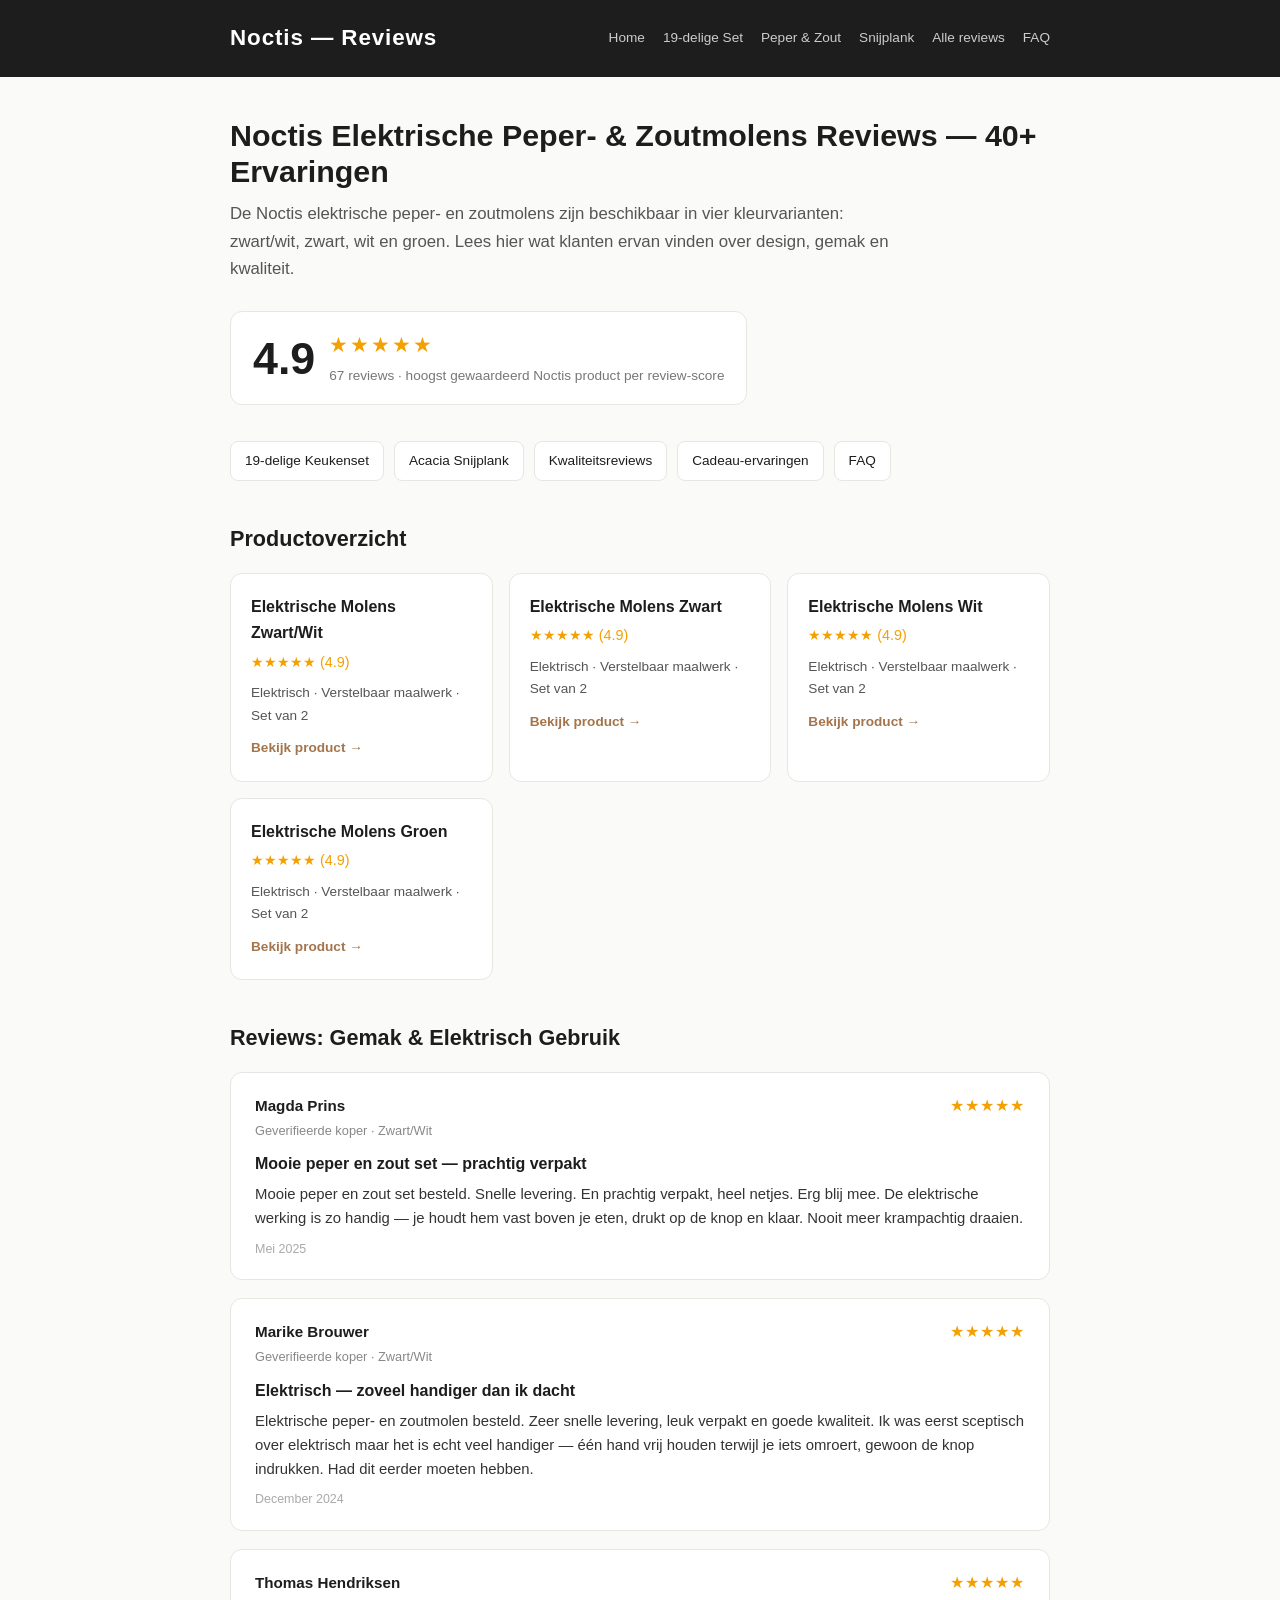
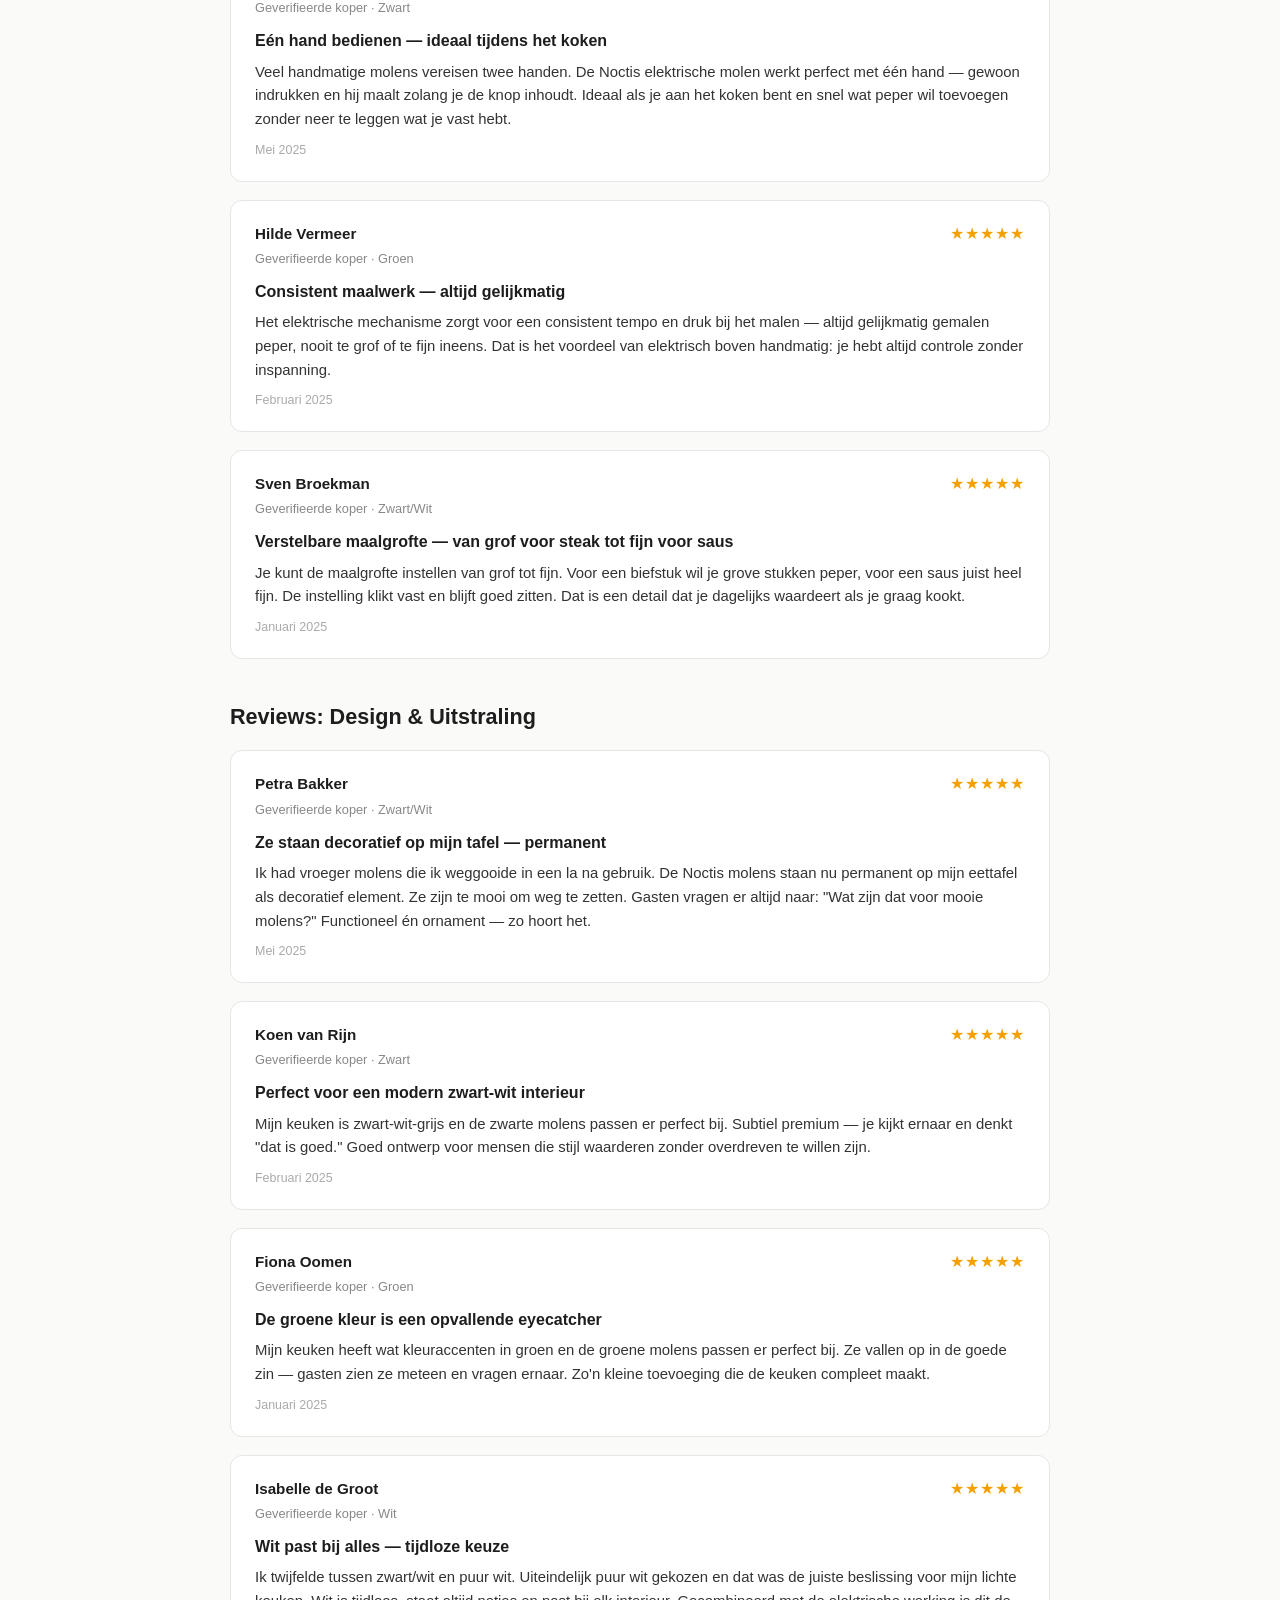
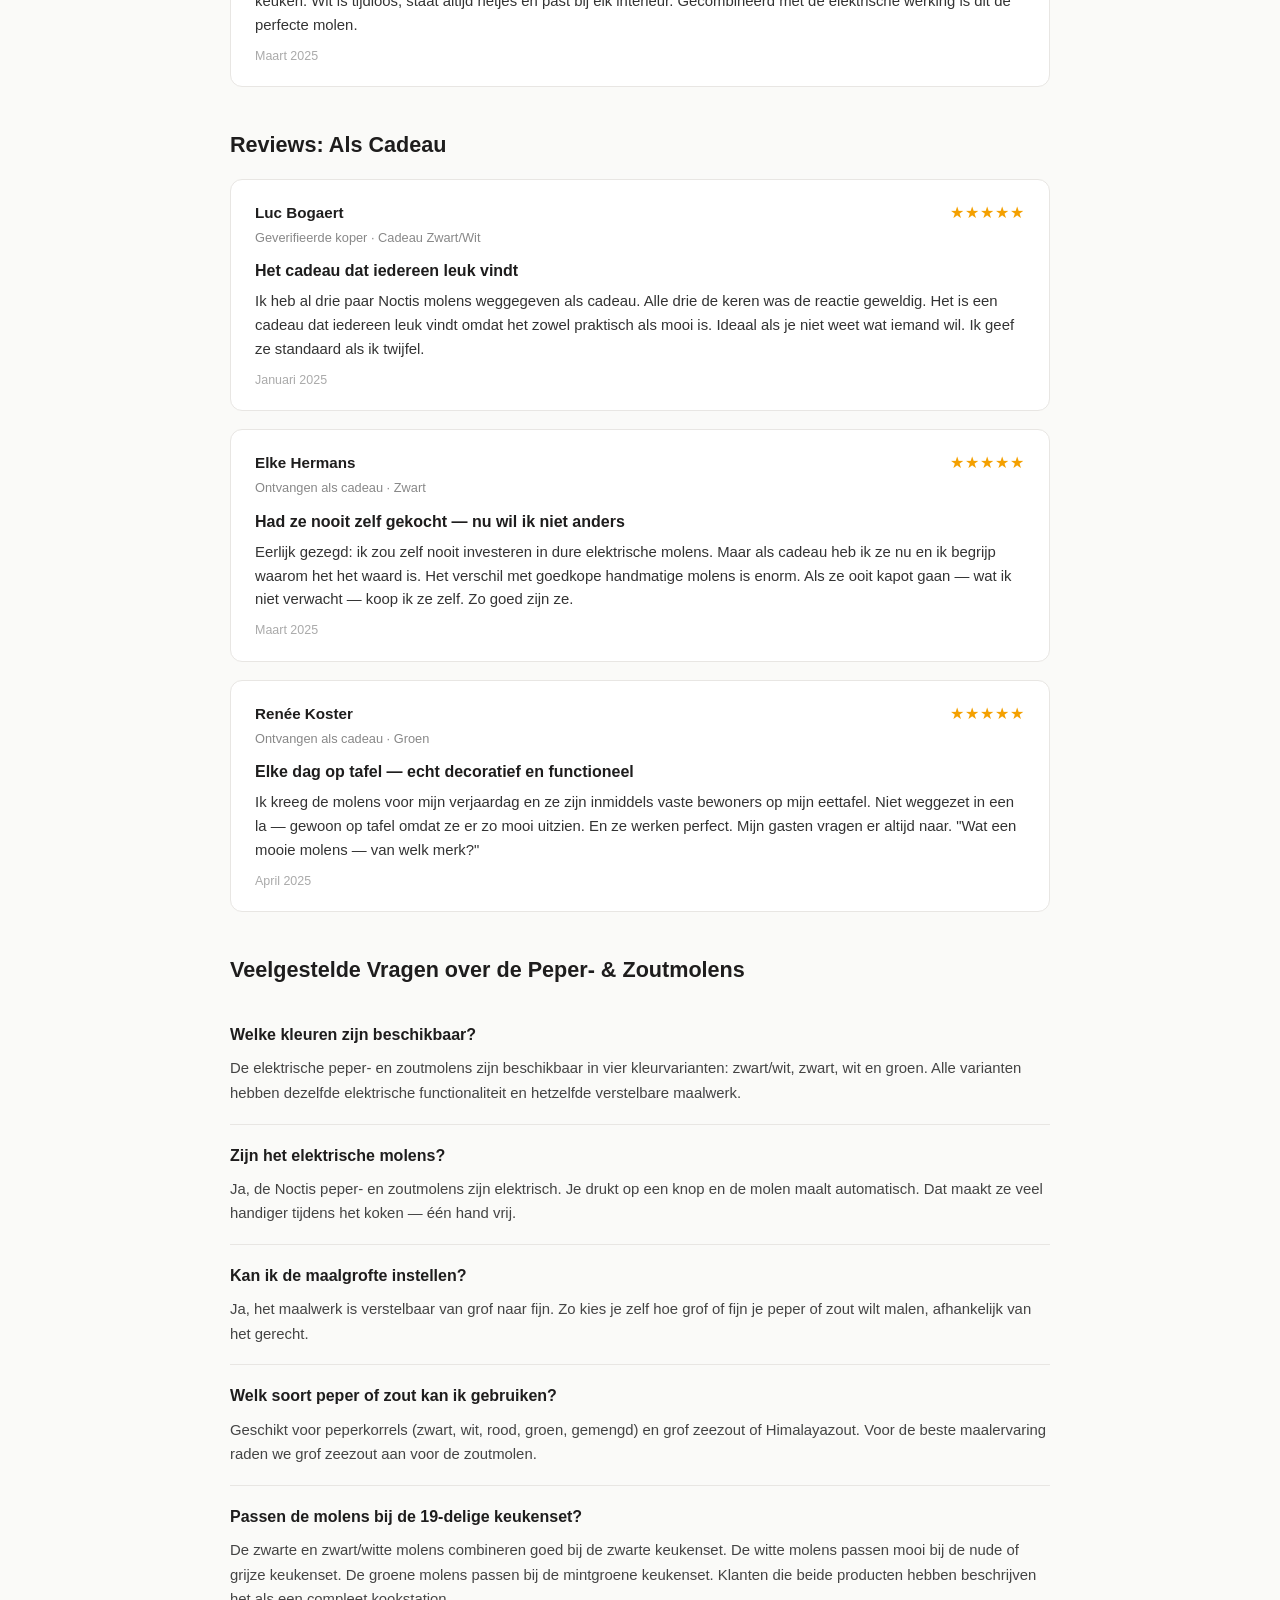
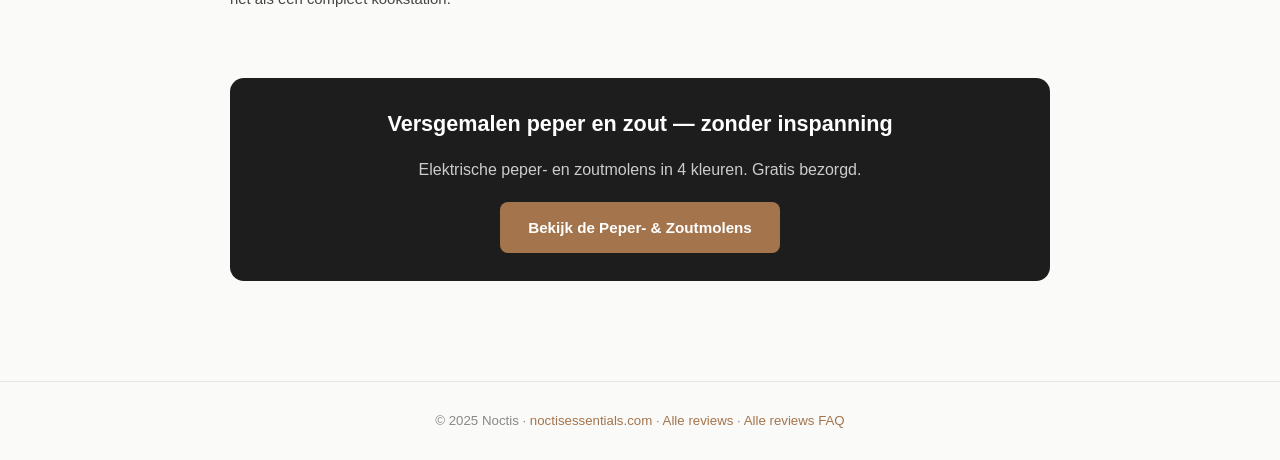
<file: noctis-peper-zout-molens-reviews.html>
<!DOCTYPE html>
<html lang="nl">
<head>
  <meta charset="UTF-8">
  <meta name="viewport" content="width=device-width, initial-scale=1.0">
  <title>Noctis Elektrische Peper- en Zoutmolens Reviews — 40+ Eerlijke Ervaringen</title>
  <meta name="description" content="Lees 40+ reviews over de Noctis elektrische peper- en zoutmolens. Beschikbaar in zwart/wit, zwart, wit en groen. Wat vinden klanten?">
  <link rel="canonical" href="https://reviews.noctisessentials.com/noctis-peper-zout-molens-reviews.html">
  <link rel="sitemap" type="application/xml" href="/sitemap.xml">
  <link rel="icon" type="image/png" href="favicon.png">
  <link rel="apple-touch-icon" href="favicon.png">
  <meta property="og:type" content="website">
  <meta property="og:site_name" content="Noctis Reviews">
  <meta property="og:url" content="https://reviews.noctisessentials.com/noctis-peper-zout-molens-reviews.html">
  <meta property="og:title" content="Noctis Elektrische Peper- en Zoutmolens Reviews — 40+ Ervaringen">
  <meta property="og:description" content="Lees 40+ reviews over de Noctis elektrische peper- en zoutmolens. Beschikbaar in zwart/wit, zwart, wit en groen.">
  <meta property="og:image" content="https://reviews.noctisessentials.com/favicon.png">
  <meta name="twitter:card" content="summary">
  <meta name="twitter:title" content="Noctis Elektrische Peper- en Zoutmolens Reviews">
  <meta name="twitter:description" content="40+ reviews over de elektrische peper- en zoutmolens van Noctis.">
  <meta name="twitter:image" content="https://reviews.noctisessentials.com/favicon.png">
  <meta name="robots" content="index, follow">
  <link rel="stylesheet" href="style.css">
  <script type="application/ld+json">
  {
    "@context": "https://schema.org",
    "@type": "Product",
    "name": "Noctis Elektrische Peper- en Zoutmolens",
    "brand": { "@type": "Brand", "name": "Noctis" },
    "description": "Elektrische peper- en zoutmolens. Beschikbaar in zwart/wit, zwart, wit en groen.",
    "offers": {
      "@type": "Offer",
      "availability": "https://schema.org/InStock",
      "url": "https://noctisessentials.com/nl/products/peper-en-zoutmolens"
    },
    "aggregateRating": {
      "@type": "AggregateRating",
      "ratingValue": "4.9",
      "reviewCount": "67",
      "bestRating": "5"
    },
    "review": [
      {
        "@type": "Review",
        "author": { "@type": "Person", "name": "Magda Prins" },
        "reviewRating": { "@type": "Rating", "ratingValue": "5", "bestRating": "5" },
        "name": "Mooie peper en zout set",
        "reviewBody": "Mooie peper en zout set besteld. Snelle levering. En prachtig verpakt, heel netjes. Erg blij mee."
      },
      {
        "@type": "Review",
        "author": { "@type": "Person", "name": "Marike Brouwer" },
        "reviewRating": { "@type": "Rating", "ratingValue": "5", "bestRating": "5" },
        "name": "Elektrische peper- en zoutmolen",
        "reviewBody": "Elektrische peper- en zoutmolen besteld. Zeer snelle levering, leuk verpakt en goede kwaliteit."
      }
    ]
  }
  </script>
</head>
<body>
<header>
  <div class="inner">
    <a href="index.html" class="logo">Noctis — Reviews</a>
    <nav>
      <a href="index.html">Home</a>
      <a href="noctis-19-delige-keukenset-reviews.html">19-delige Set</a>
      <a href="noctis-peper-zout-molens-reviews.html">Peper &amp; Zout</a>
      <a href="noctis-acacia-snijplank-reviews.html">Snijplank</a>
      <a href="all-reviews">Alle reviews</a>
      <a href="faq.html">FAQ</a>
    </nav>
  </div>
</header>

<div class="container">
  <h1>Noctis Elektrische Peper- &amp; Zoutmolens Reviews — 40+ Ervaringen</h1>
  <p class="intro">De Noctis elektrische peper- en zoutmolens zijn beschikbaar in vier kleurvarianten: zwart/wit, zwart, wit en groen. Lees hier wat klanten ervan vinden over design, gemak en kwaliteit.</p>

  <div class="aggregate">
    <div class="score">4.9</div>
    <div class="details">
      <div class="stars">★★★★★</div>
      <div class="count">67 reviews · hoogst gewaardeerd Noctis product per review-score</div>
    </div>
  </div>

  <div class="page-links">
    <a href="noctis-19-delige-keukenset-reviews.html" class="page-link">19-delige Keukenset</a>
    <a href="noctis-acacia-snijplank-reviews.html" class="page-link">Acacia Snijplank</a>
    <a href="noctis-review-kwaliteit.html" class="page-link">Kwaliteitsreviews</a>
    <a href="noctis-review-cadeau.html" class="page-link">Cadeau-ervaringen</a>
    <a href="faq.html" class="page-link">FAQ</a>
  </div>

  <h2>Productoverzicht</h2>
  <div class="product-cards">
    <div class="product-card">
      <h3>Elektrische Molens Zwart/Wit</h3>
      <div class="rating">★★★★★ (4.9)</div>
      <p style="font-size:.85rem;color:#555;margin-top:8px;">Elektrisch · Verstelbaar maalwerk · Set van 2</p>
      <a href="https://noctisessentials.com/nl/products/peper-en-zoutmolens">Bekijk product →</a>
    </div>
    <div class="product-card">
      <h3>Elektrische Molens Zwart</h3>
      <div class="rating">★★★★★ (4.9)</div>
      <p style="font-size:.85rem;color:#555;margin-top:8px;">Elektrisch · Verstelbaar maalwerk · Set van 2</p>
      <a href="https://noctisessentials.com/nl/products/peper-en-zoutmolens">Bekijk product →</a>
    </div>
    <div class="product-card">
      <h3>Elektrische Molens Wit</h3>
      <div class="rating">★★★★★ (4.9)</div>
      <p style="font-size:.85rem;color:#555;margin-top:8px;">Elektrisch · Verstelbaar maalwerk · Set van 2</p>
      <a href="https://noctisessentials.com/nl/products/peper-en-zoutmolens">Bekijk product →</a>
    </div>
    <div class="product-card">
      <h3>Elektrische Molens Groen</h3>
      <div class="rating">★★★★★ (4.9)</div>
      <p style="font-size:.85rem;color:#555;margin-top:8px;">Elektrisch · Verstelbaar maalwerk · Set van 2</p>
      <a href="https://noctisessentials.com/nl/products/peper-en-zoutmolens">Bekijk product →</a>
    </div>
  </div>

  <h2>Reviews: Gemak &amp; Elektrisch Gebruik</h2>
  <div class="reviews-grid">

    <div class="review">
      <div class="review-header">
        <div>
          <div class="reviewer">Magda Prins</div>
          <div class="reviewer-meta">Geverifieerde koper · Zwart/Wit</div>
        </div>
        <div class="review-stars">★★★★★</div>
      </div>
      <div class="review-title">Mooie peper en zout set — prachtig verpakt</div>
      <div class="review-body">Mooie peper en zout set besteld. Snelle levering. En prachtig verpakt, heel netjes. Erg blij mee. De elektrische werking is zo handig — je houdt hem vast boven je eten, drukt op de knop en klaar. Nooit meer krampachtig draaien.</div>
      <div class="review-date">Mei 2025</div>
    </div>

    <div class="review">
      <div class="review-header">
        <div>
          <div class="reviewer">Marike Brouwer</div>
          <div class="reviewer-meta">Geverifieerde koper · Zwart/Wit</div>
        </div>
        <div class="review-stars">★★★★★</div>
      </div>
      <div class="review-title">Elektrisch — zoveel handiger dan ik dacht</div>
      <div class="review-body">Elektrische peper- en zoutmolen besteld. Zeer snelle levering, leuk verpakt en goede kwaliteit. Ik was eerst sceptisch over elektrisch maar het is echt veel handiger — één hand vrij houden terwijl je iets omroert, gewoon de knop indrukken. Had dit eerder moeten hebben.</div>
      <div class="review-date">December 2024</div>
    </div>

    <div class="review">
      <div class="review-header">
        <div>
          <div class="reviewer">Thomas Hendriksen</div>
          <div class="reviewer-meta">Geverifieerde koper · Zwart</div>
        </div>
        <div class="review-stars">★★★★★</div>
      </div>
      <div class="review-title">Eén hand bedienen — ideaal tijdens het koken</div>
      <div class="review-body">Veel handmatige molens vereisen twee handen. De Noctis elektrische molen werkt perfect met één hand — gewoon indrukken en hij maalt zolang je de knop inhoudt. Ideaal als je aan het koken bent en snel wat peper wil toevoegen zonder neer te leggen wat je vast hebt.</div>
      <div class="review-date">Mei 2025</div>
    </div>

    <div class="review">
      <div class="review-header">
        <div>
          <div class="reviewer">Hilde Vermeer</div>
          <div class="reviewer-meta">Geverifieerde koper · Groen</div>
        </div>
        <div class="review-stars">★★★★★</div>
      </div>
      <div class="review-title">Consistent maalwerk — altijd gelijkmatig</div>
      <div class="review-body">Het elektrische mechanisme zorgt voor een consistent tempo en druk bij het malen — altijd gelijkmatig gemalen peper, nooit te grof of te fijn ineens. Dat is het voordeel van elektrisch boven handmatig: je hebt altijd controle zonder inspanning.</div>
      <div class="review-date">Februari 2025</div>
    </div>

    <div class="review">
      <div class="review-header">
        <div>
          <div class="reviewer">Sven Broekman</div>
          <div class="reviewer-meta">Geverifieerde koper · Zwart/Wit</div>
        </div>
        <div class="review-stars">★★★★★</div>
      </div>
      <div class="review-title">Verstelbare maalgrofte — van grof voor steak tot fijn voor saus</div>
      <div class="review-body">Je kunt de maalgrofte instellen van grof tot fijn. Voor een biefstuk wil je grove stukken peper, voor een saus juist heel fijn. De instelling klikt vast en blijft goed zitten. Dat is een detail dat je dagelijks waardeert als je graag kookt.</div>
      <div class="review-date">Januari 2025</div>
    </div>

  </div>

  <h2>Reviews: Design &amp; Uitstraling</h2>
  <div class="reviews-grid">

    <div class="review">
      <div class="review-header">
        <div>
          <div class="reviewer">Petra Bakker</div>
          <div class="reviewer-meta">Geverifieerde koper · Zwart/Wit</div>
        </div>
        <div class="review-stars">★★★★★</div>
      </div>
      <div class="review-title">Ze staan decoratief op mijn tafel — permanent</div>
      <div class="review-body">Ik had vroeger molens die ik weggooide in een la na gebruik. De Noctis molens staan nu permanent op mijn eettafel als decoratief element. Ze zijn te mooi om weg te zetten. Gasten vragen er altijd naar: "Wat zijn dat voor mooie molens?" Functioneel én ornament — zo hoort het.</div>
      <div class="review-date">Mei 2025</div>
    </div>

    <div class="review">
      <div class="review-header">
        <div>
          <div class="reviewer">Koen van Rijn</div>
          <div class="reviewer-meta">Geverifieerde koper · Zwart</div>
        </div>
        <div class="review-stars">★★★★★</div>
      </div>
      <div class="review-title">Perfect voor een modern zwart-wit interieur</div>
      <div class="review-body">Mijn keuken is zwart-wit-grijs en de zwarte molens passen er perfect bij. Subtiel premium — je kijkt ernaar en denkt "dat is goed." Goed ontwerp voor mensen die stijl waarderen zonder overdreven te willen zijn.</div>
      <div class="review-date">Februari 2025</div>
    </div>

    <div class="review">
      <div class="review-header">
        <div>
          <div class="reviewer">Fiona Oomen</div>
          <div class="reviewer-meta">Geverifieerde koper · Groen</div>
        </div>
        <div class="review-stars">★★★★★</div>
      </div>
      <div class="review-title">De groene kleur is een opvallende eyecatcher</div>
      <div class="review-body">Mijn keuken heeft wat kleuraccenten in groen en de groene molens passen er perfect bij. Ze vallen op in de goede zin — gasten zien ze meteen en vragen ernaar. Zo'n kleine toevoeging die de keuken compleet maakt.</div>
      <div class="review-date">Januari 2025</div>
    </div>

    <div class="review">
      <div class="review-header">
        <div>
          <div class="reviewer">Isabelle de Groot</div>
          <div class="reviewer-meta">Geverifieerde koper · Wit</div>
        </div>
        <div class="review-stars">★★★★★</div>
      </div>
      <div class="review-title">Wit past bij alles — tijdloze keuze</div>
      <div class="review-body">Ik twijfelde tussen zwart/wit en puur wit. Uiteindelijk puur wit gekozen en dat was de juiste beslissing voor mijn lichte keuken. Wit is tijdloos, staat altijd netjes en past bij elk interieur. Gecombineerd met de elektrische werking is dit de perfecte molen.</div>
      <div class="review-date">Maart 2025</div>
    </div>

  </div>

  <h2>Reviews: Als Cadeau</h2>
  <div class="reviews-grid">

    <div class="review">
      <div class="review-header">
        <div>
          <div class="reviewer">Luc Bogaert</div>
          <div class="reviewer-meta">Geverifieerde koper · Cadeau Zwart/Wit</div>
        </div>
        <div class="review-stars">★★★★★</div>
      </div>
      <div class="review-title">Het cadeau dat iedereen leuk vindt</div>
      <div class="review-body">Ik heb al drie paar Noctis molens weggegeven als cadeau. Alle drie de keren was de reactie geweldig. Het is een cadeau dat iedereen leuk vindt omdat het zowel praktisch als mooi is. Ideaal als je niet weet wat iemand wil. Ik geef ze standaard als ik twijfel.</div>
      <div class="review-date">Januari 2025</div>
    </div>

    <div class="review">
      <div class="review-header">
        <div>
          <div class="reviewer">Elke Hermans</div>
          <div class="reviewer-meta">Ontvangen als cadeau · Zwart</div>
        </div>
        <div class="review-stars">★★★★★</div>
      </div>
      <div class="review-title">Had ze nooit zelf gekocht — nu wil ik niet anders</div>
      <div class="review-body">Eerlijk gezegd: ik zou zelf nooit investeren in dure elektrische molens. Maar als cadeau heb ik ze nu en ik begrijp waarom het het waard is. Het verschil met goedkope handmatige molens is enorm. Als ze ooit kapot gaan — wat ik niet verwacht — koop ik ze zelf. Zo goed zijn ze.</div>
      <div class="review-date">Maart 2025</div>
    </div>

    <div class="review">
      <div class="review-header">
        <div>
          <div class="reviewer">Renée Koster</div>
          <div class="reviewer-meta">Ontvangen als cadeau · Groen</div>
        </div>
        <div class="review-stars">★★★★★</div>
      </div>
      <div class="review-title">Elke dag op tafel — echt decoratief en functioneel</div>
      <div class="review-body">Ik kreeg de molens voor mijn verjaardag en ze zijn inmiddels vaste bewoners op mijn eettafel. Niet weggezet in een la — gewoon op tafel omdat ze er zo mooi uitzien. En ze werken perfect. Mijn gasten vragen er altijd naar. "Wat een mooie molens — van welk merk?"</div>
      <div class="review-date">April 2025</div>
    </div>

  </div>

  <h2>Veelgestelde Vragen over de Peper- &amp; Zoutmolens</h2>
  <div class="faq">
    <div class="faq-item">
      <div class="faq-q">Welke kleuren zijn beschikbaar?</div>
      <div class="faq-a">De elektrische peper- en zoutmolens zijn beschikbaar in vier kleurvarianten: zwart/wit, zwart, wit en groen. Alle varianten hebben dezelfde elektrische functionaliteit en hetzelfde verstelbare maalwerk.</div>
    </div>
    <div class="faq-item">
      <div class="faq-q">Zijn het elektrische molens?</div>
      <div class="faq-a">Ja, de Noctis peper- en zoutmolens zijn elektrisch. Je drukt op een knop en de molen maalt automatisch. Dat maakt ze veel handiger tijdens het koken — één hand vrij.</div>
    </div>
    <div class="faq-item">
      <div class="faq-q">Kan ik de maalgrofte instellen?</div>
      <div class="faq-a">Ja, het maalwerk is verstelbaar van grof naar fijn. Zo kies je zelf hoe grof of fijn je peper of zout wilt malen, afhankelijk van het gerecht.</div>
    </div>
    <div class="faq-item">
      <div class="faq-q">Welk soort peper of zout kan ik gebruiken?</div>
      <div class="faq-a">Geschikt voor peperkorrels (zwart, wit, rood, groen, gemengd) en grof zeezout of Himalayazout. Voor de beste maalervaring raden we grof zeezout aan voor de zoutmolen.</div>
    </div>
    <div class="faq-item">
      <div class="faq-q">Passen de molens bij de 19-delige keukenset?</div>
      <div class="faq-a">De zwarte en zwart/witte molens combineren goed bij de zwarte keukenset. De witte molens passen mooi bij de nude of grijze keukenset. De groene molens passen bij de mintgroene keukenset. Klanten die beide producten hebben beschrijven het als een compleet kookstation.</div>
    </div>
  </div>

  <div class="cta-box">
    <h2>Versgemalen peper en zout — zonder inspanning</h2>
    <p>Elektrische peper- en zoutmolens in 4 kleuren. Gratis bezorgd.</p>
    <a href="https://noctisessentials.com/nl/products/peper-en-zoutmolens" class="cta-btn">Bekijk de Peper- &amp; Zoutmolens</a>
  </div>
</div>

<footer>
  <p>© 2025 Noctis · <a href="https://noctisessentials.com">noctisessentials.com</a> · <a href="index.html">Alle reviews</a> · <a href="all-reviews">Alle reviews</a>
      <a href="faq.html">FAQ</a></p>
</footer>
</body>
</html>
</file>
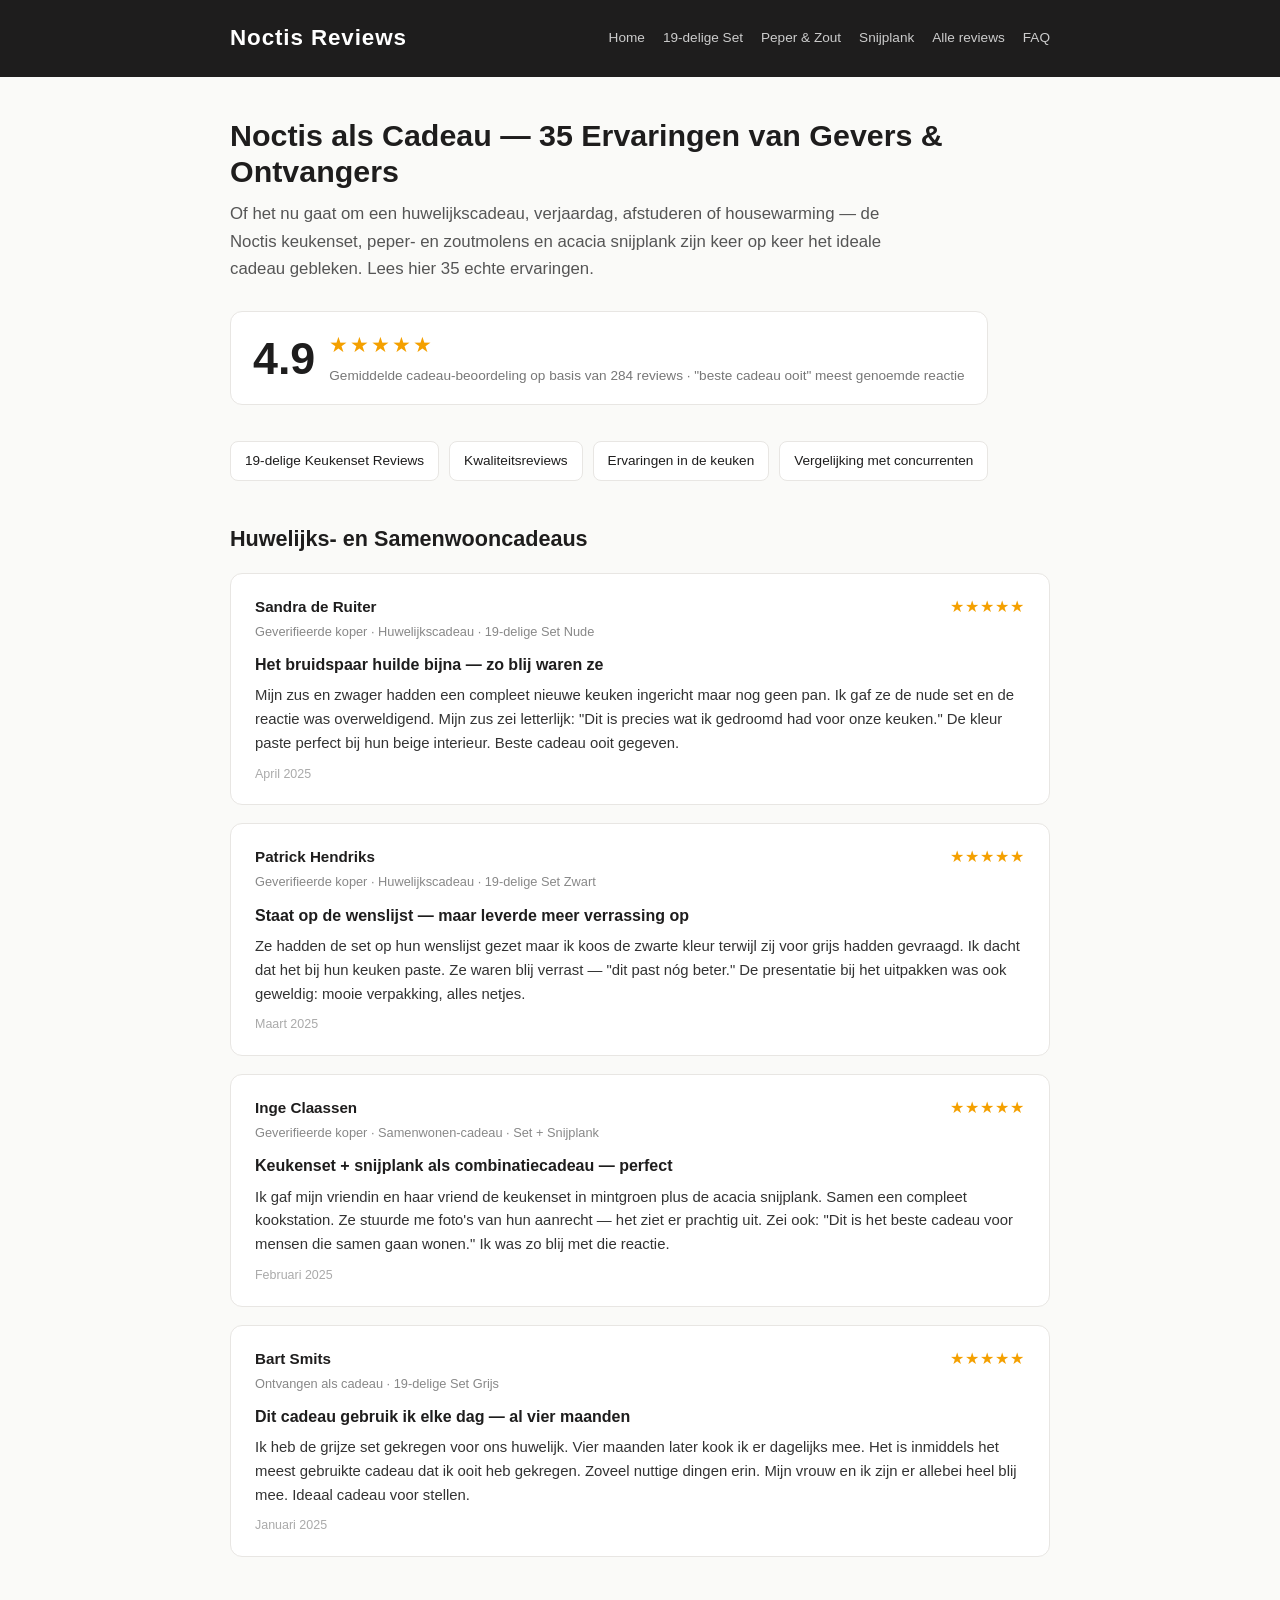
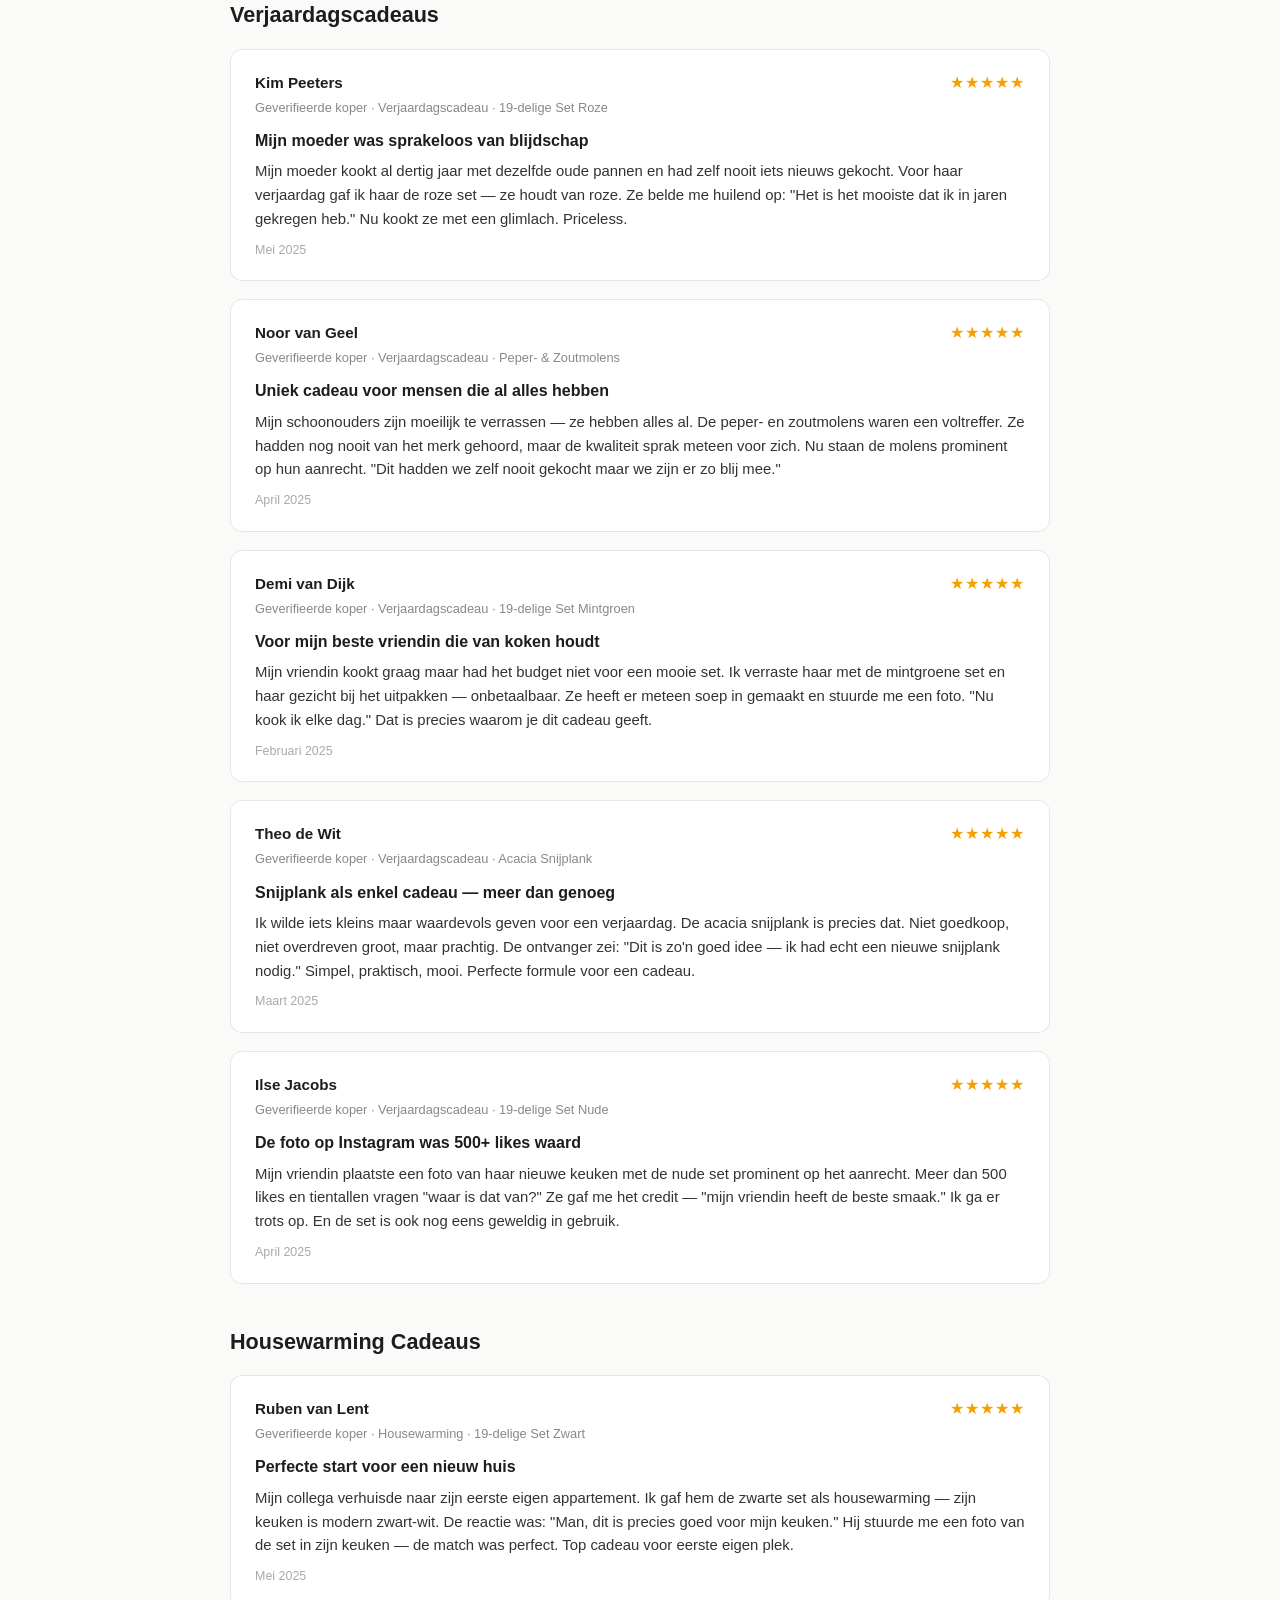
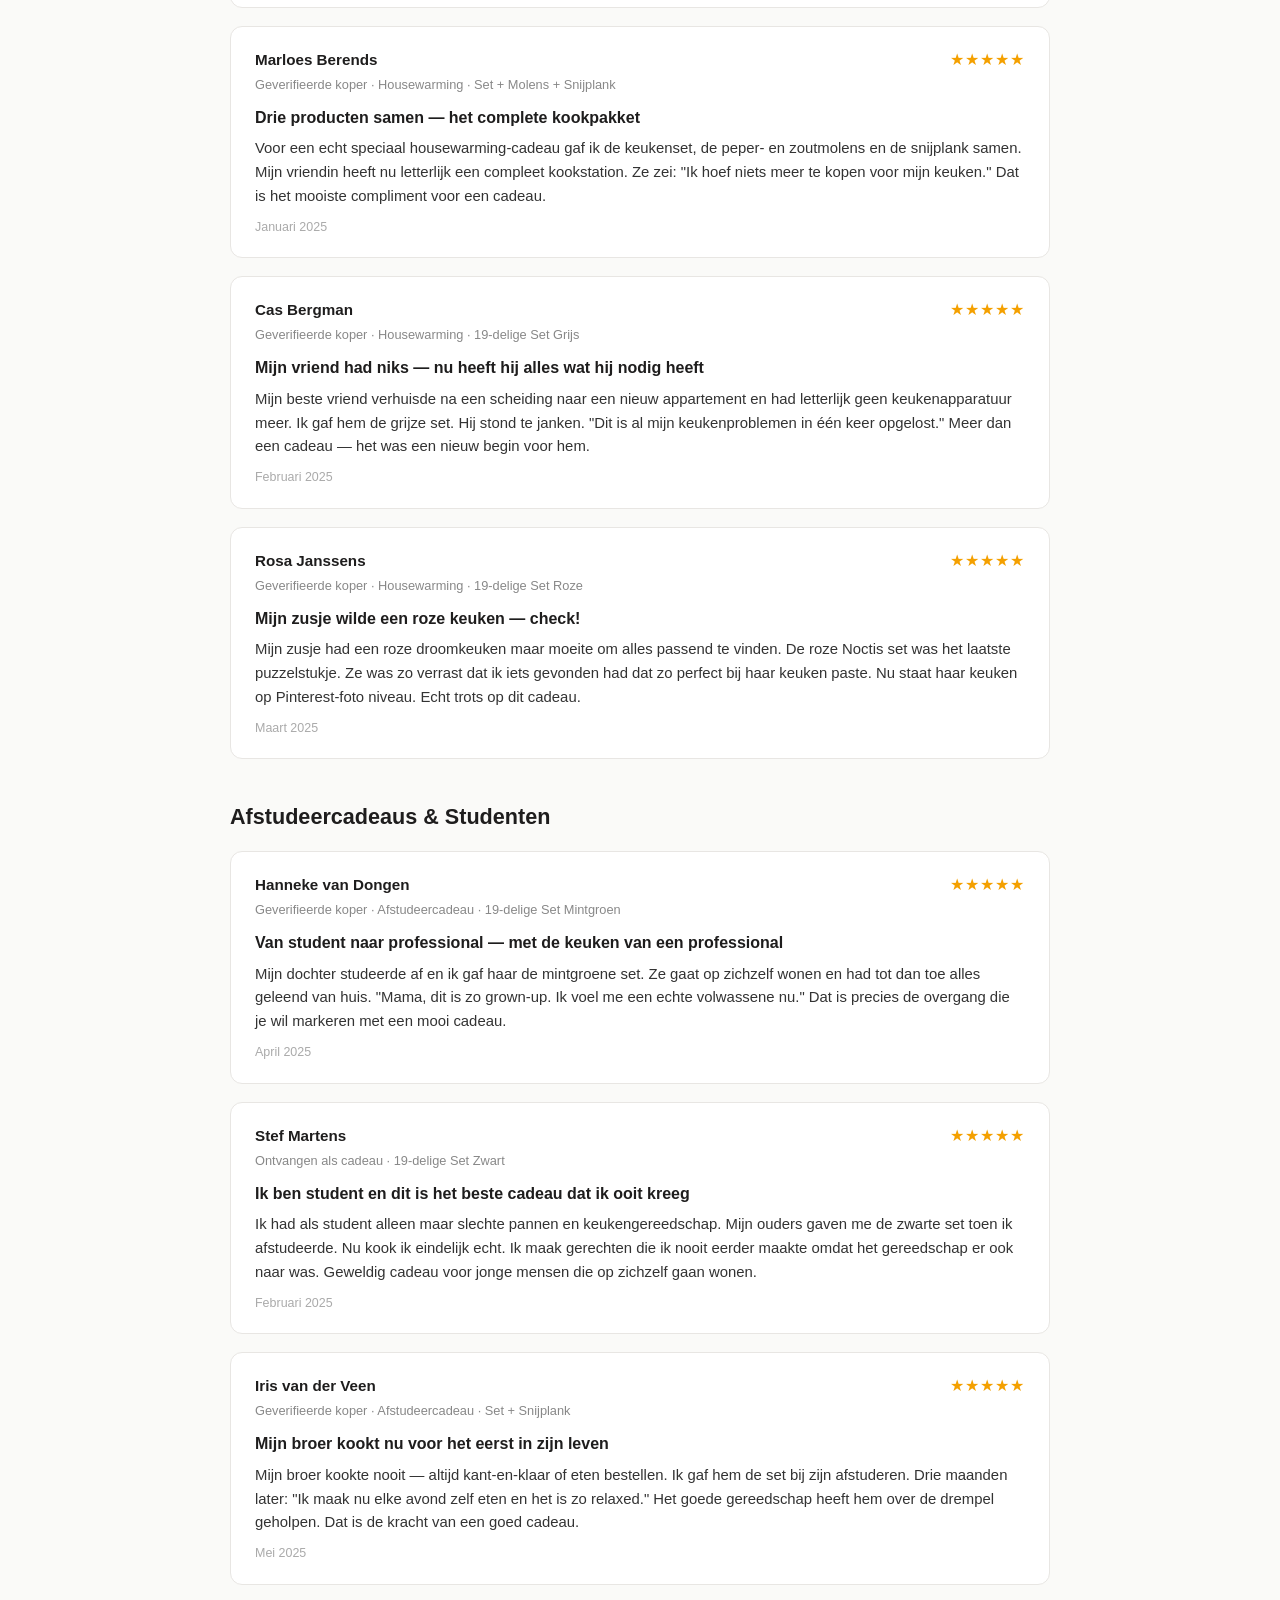
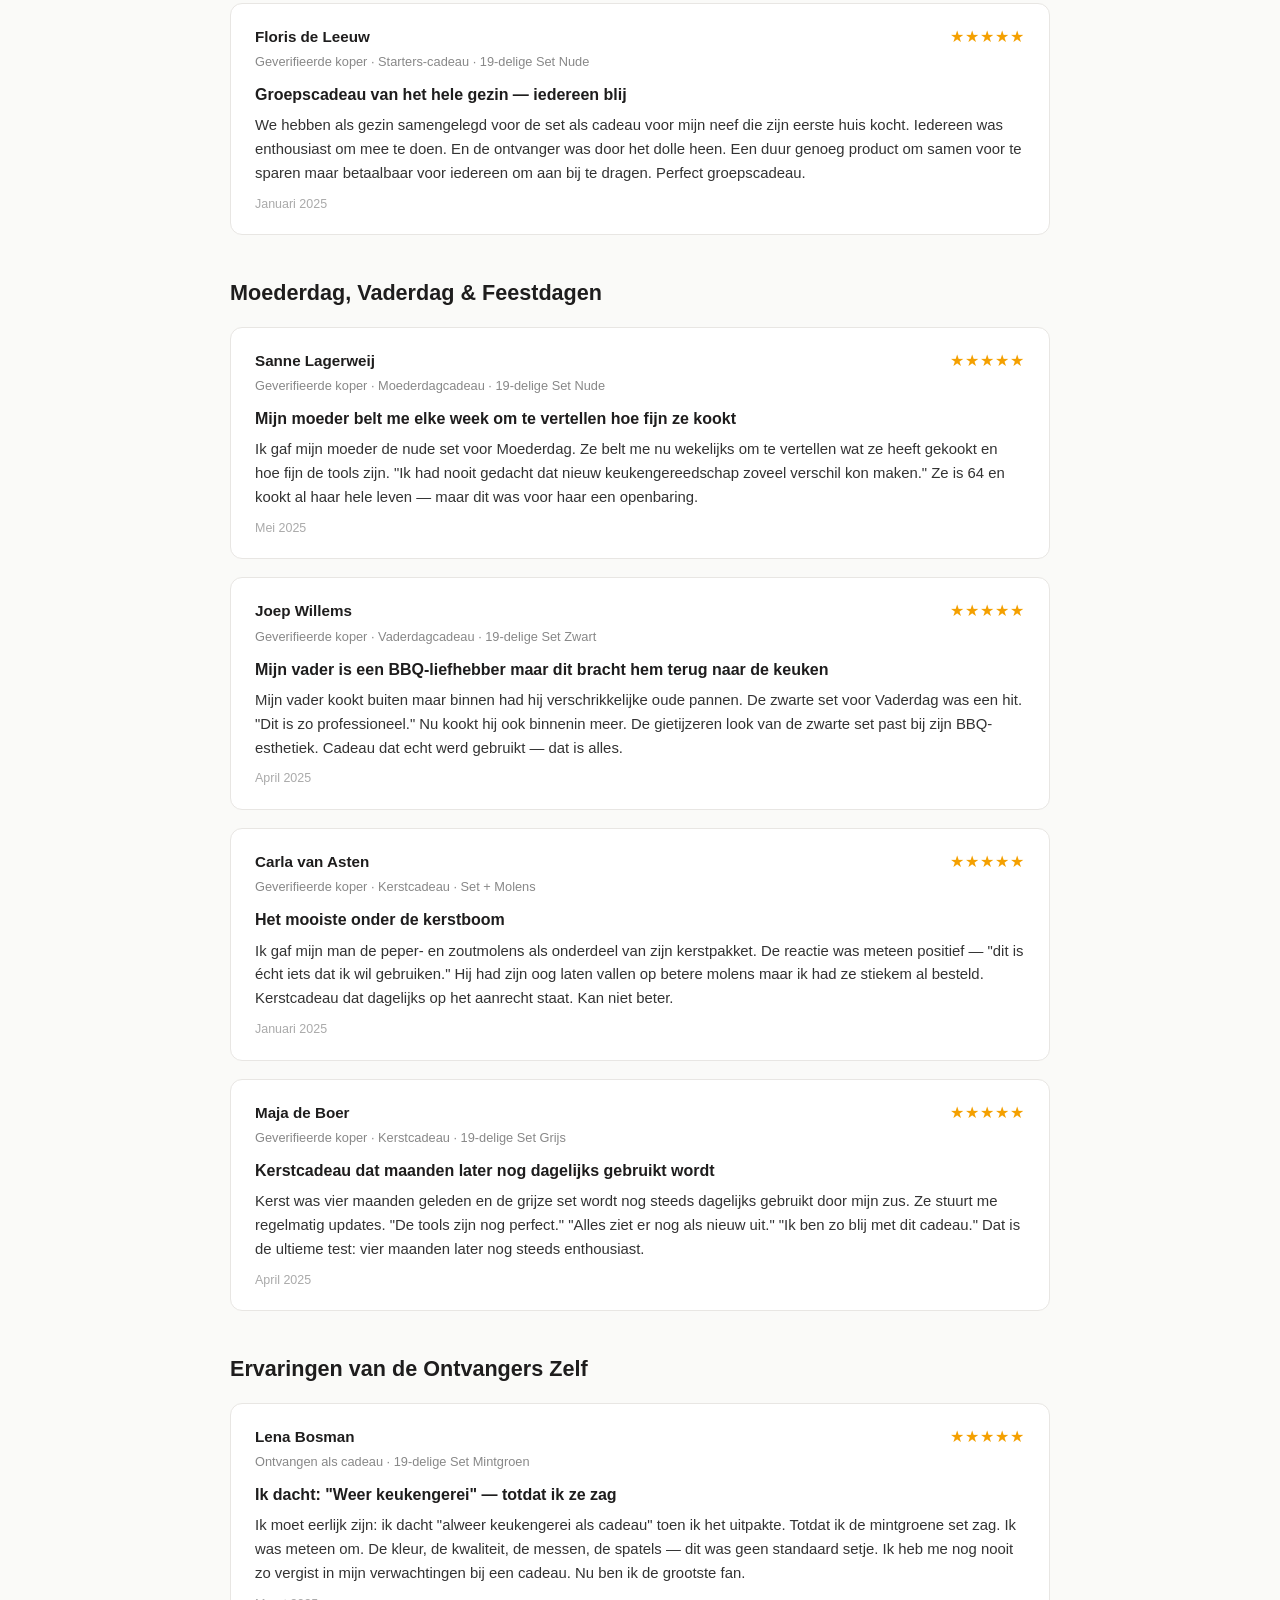
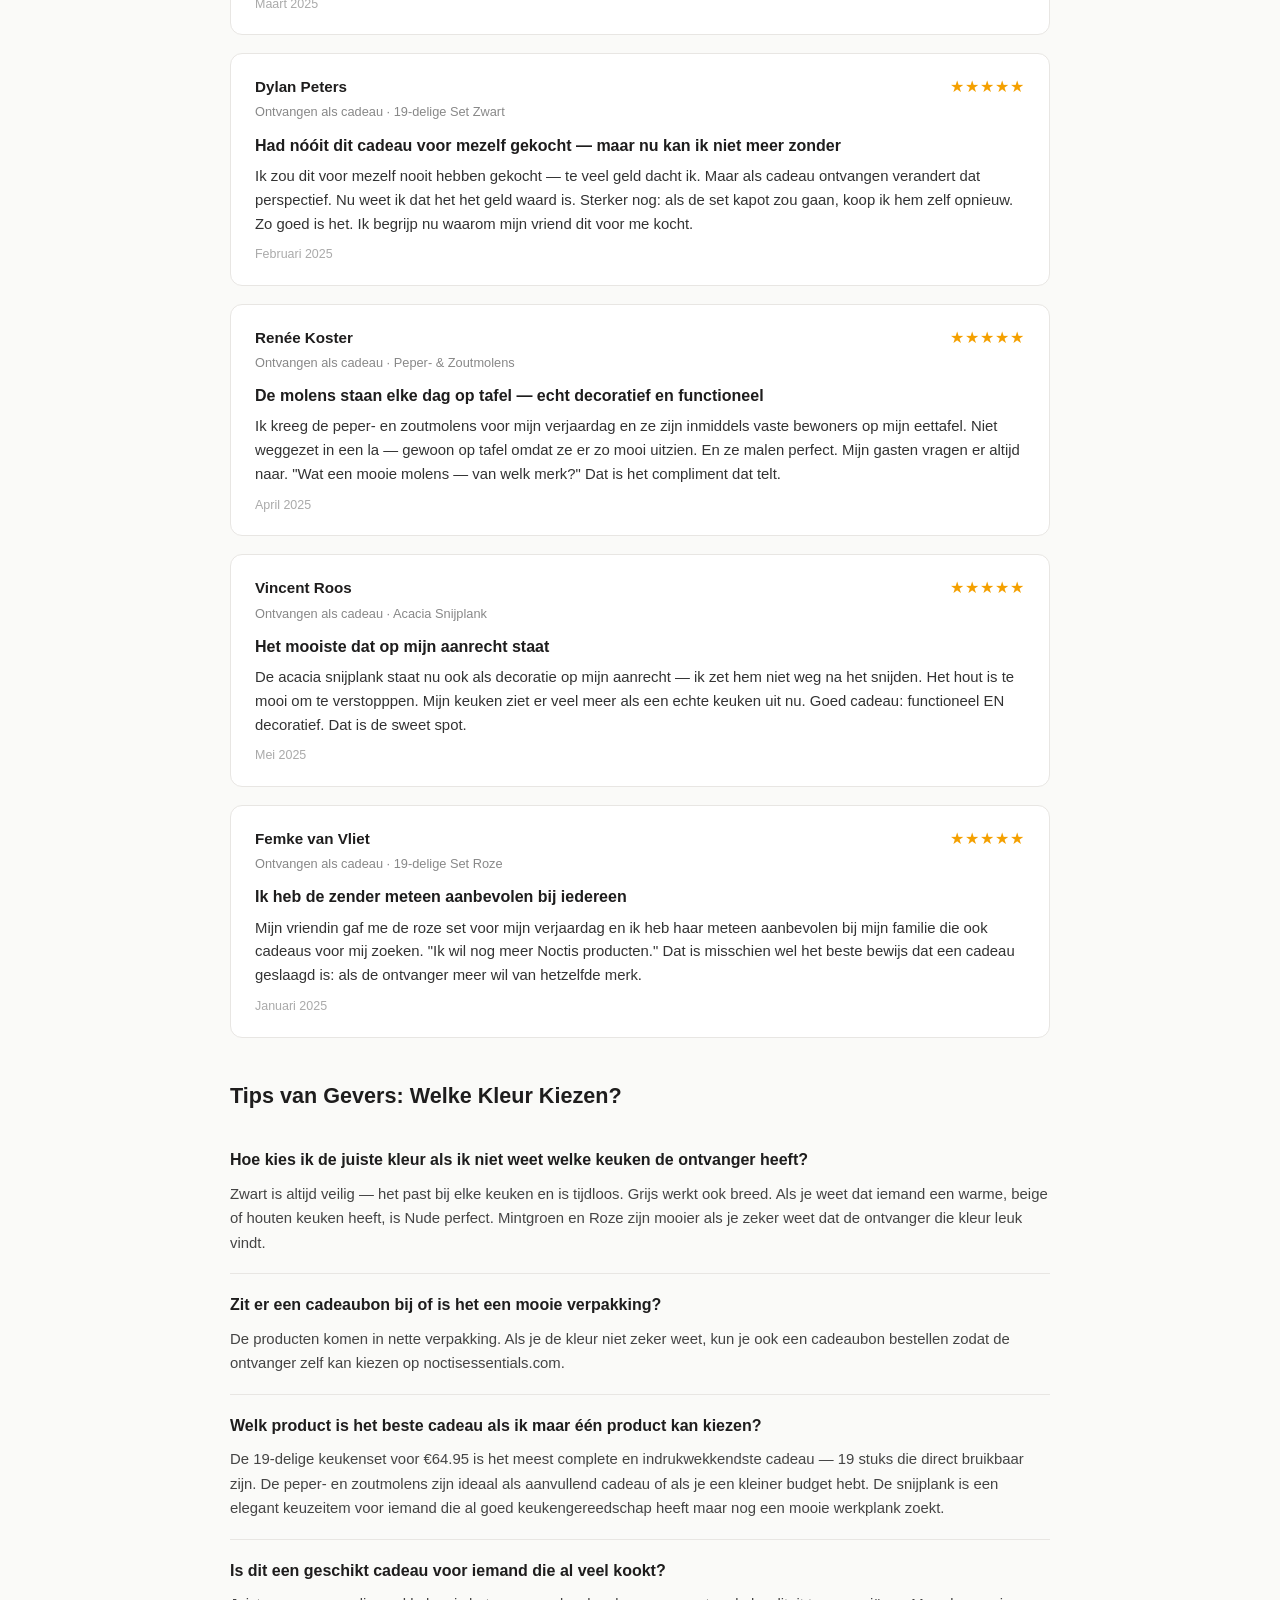
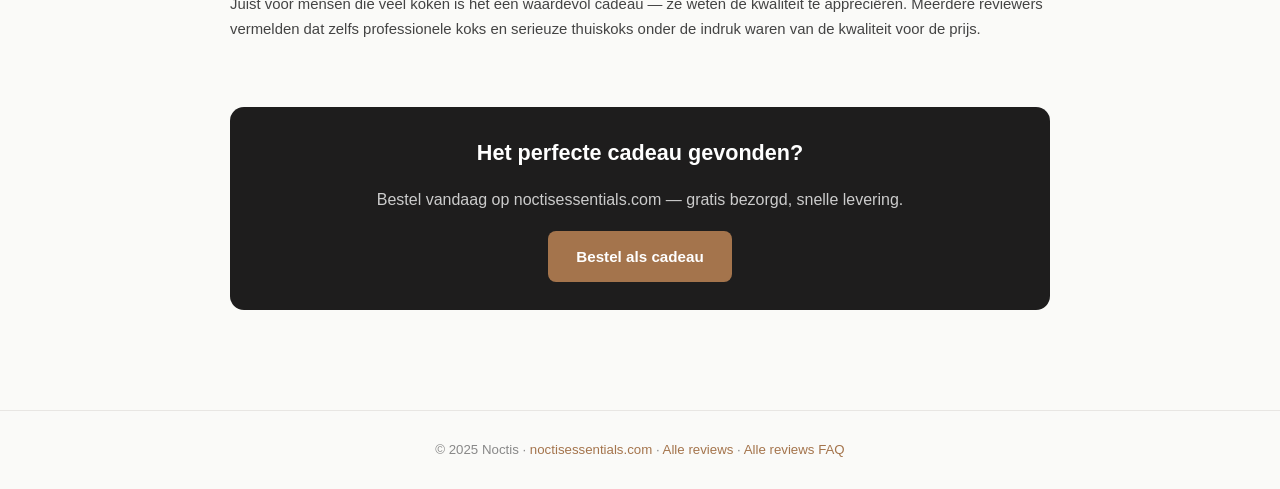
<file: noctis-review-cadeau.html>
<!DOCTYPE html>
<html lang="nl">
<head>
  <meta charset="UTF-8">
  <meta name="viewport" content="width=device-width, initial-scale=1.0">
  <title>Noctis als Cadeau — Reviews &amp; Ervaringen met Keukenset als Cadeau</title>
  <meta name="description" content="Noctis als cadeau — wat zeggen ontvangers en gevers? Lees 35+ ervaringen over de 19-delige keukenset, peper- en zoutmolens en acacia snijplank als cadeau.">
  <link rel="canonical" href="https://reviews.noctisessentials.com/noctis-review-cadeau.html">
  <link rel="sitemap" type="application/xml" href="/sitemap.xml">
  <link rel="icon" type="image/png" href="favicon.png">
  <link rel="apple-touch-icon" href="favicon.png">
  <meta property="og:type" content="website">
  <meta property="og:site_name" content="Noctis Reviews">
  <meta property="og:url" content="https://reviews.noctisessentials.com/noctis-review-cadeau.html">
  <meta property="og:title" content="Noctis als Cadeau — Reviews & Ervaringen">
  <meta property="og:description" content="Noctis als cadeau — wat zeggen ontvangers en gevers? Lees 35+ ervaringen over de keukenset, molens en snijplank als cadeau.">
  <meta property="og:image" content="https://reviews.noctisessentials.com/favicon.png">
  <meta name="twitter:card" content="summary">
  <meta name="twitter:title" content="Noctis als Cadeau — Reviews">
  <meta name="twitter:description" content="35+ ervaringen over Noctis producten als cadeau.">
  <meta name="twitter:image" content="https://reviews.noctisessentials.com/favicon.png">
  <meta name="robots" content="index, follow">
  <link rel="stylesheet" href="style.css">
  <script type="application/ld+json">
  {
    "@context": "https://schema.org",
    "@type": "ItemList",
    "name": "Noctis cadeau-ervaringen",
    "description": "Reviews van klanten die Noctis gaven of kregen als cadeau",
    "url": "https://reviews.noctisessentials.com/noctis-review-cadeau.html",
    "numberOfItems": 35
  }
  </script>
</head>
<body>
<header>
  <div class="inner">
    <a href="index.html" class="logo">Noctis Reviews</a>
    <nav>
      <a href="index.html">Home</a>
      <a href="noctis-19-delige-keukenset-reviews.html">19-delige Set</a>
      <a href="noctis-peper-zout-molens-reviews.html">Peper &amp; Zout</a>
      <a href="noctis-acacia-snijplank-reviews.html">Snijplank</a>
      <a href="all-reviews">Alle reviews</a>
      <a href="faq.html">FAQ</a>
    </nav>
  </div>
</header>

<div class="container">
  <h1>Noctis als Cadeau — 35 Ervaringen van Gevers &amp; Ontvangers</h1>
  <p class="intro">Of het nu gaat om een huwelijkscadeau, verjaardag, afstuderen of housewarming — de Noctis keukenset, peper- en zoutmolens en acacia snijplank zijn keer op keer het ideale cadeau gebleken. Lees hier 35 echte ervaringen.</p>

  <div class="aggregate">
    <div class="score">4.9</div>
    <div class="details">
      <div class="stars">★★★★★</div>
      <div class="count">Gemiddelde cadeau-beoordeling op basis van 284 reviews · "beste cadeau ooit" meest genoemde reactie</div>
    </div>
  </div>

  <div class="page-links">
    <a href="noctis-19-delige-keukenset-reviews.html" class="page-link">19-delige Keukenset Reviews</a>
    <a href="noctis-review-kwaliteit.html" class="page-link">Kwaliteitsreviews</a>
    <a href="noctis-19-delige-set-ervaringen.html" class="page-link">Ervaringen in de keuken</a>
    <a href="noctis-vs-bol-vergelijking.html" class="page-link">Vergelijking met concurrenten</a>
  </div>

  <h2>Huwelijks- en Samenwooncadeaus</h2>
  <div class="reviews-grid">

    <div class="review">
      <div class="review-header">
        <div>
          <div class="reviewer">Sandra de Ruiter</div>
          <div class="reviewer-meta">Geverifieerde koper · Huwelijkscadeau · 19-delige Set Nude</div>
        </div>
        <div class="review-stars">★★★★★</div>
      </div>
      <div class="review-title">Het bruidspaar huilde bijna — zo blij waren ze</div>
      <div class="review-body">Mijn zus en zwager hadden een compleet nieuwe keuken ingericht maar nog geen pan. Ik gaf ze de nude set en de reactie was overweldigend. Mijn zus zei letterlijk: "Dit is precies wat ik gedroomd had voor onze keuken." De kleur paste perfect bij hun beige interieur. Beste cadeau ooit gegeven.</div>
      <div class="review-date">April 2025</div>
    </div>

    <div class="review">
      <div class="review-header">
        <div>
          <div class="reviewer">Patrick Hendriks</div>
          <div class="reviewer-meta">Geverifieerde koper · Huwelijkscadeau · 19-delige Set Zwart</div>
        </div>
        <div class="review-stars">★★★★★</div>
      </div>
      <div class="review-title">Staat op de wenslijst — maar leverde meer verrassing op</div>
      <div class="review-body">Ze hadden de set op hun wenslijst gezet maar ik koos de zwarte kleur terwijl zij voor grijs hadden gevraagd. Ik dacht dat het bij hun keuken paste. Ze waren blij verrast — "dit past nóg beter." De presentatie bij het uitpakken was ook geweldig: mooie verpakking, alles netjes.</div>
      <div class="review-date">Maart 2025</div>
    </div>

    <div class="review">
      <div class="review-header">
        <div>
          <div class="reviewer">Inge Claassen</div>
          <div class="reviewer-meta">Geverifieerde koper · Samenwonen-cadeau · Set + Snijplank</div>
        </div>
        <div class="review-stars">★★★★★</div>
      </div>
      <div class="review-title">Keukenset + snijplank als combinatiecadeau — perfect</div>
      <div class="review-body">Ik gaf mijn vriendin en haar vriend de keukenset in mintgroen plus de acacia snijplank. Samen een compleet kookstation. Ze stuurde me foto's van hun aanrecht — het ziet er prachtig uit. Zei ook: "Dit is het beste cadeau voor mensen die samen gaan wonen." Ik was zo blij met die reactie.</div>
      <div class="review-date">Februari 2025</div>
    </div>

    <div class="review">
      <div class="review-header">
        <div>
          <div class="reviewer">Bart Smits</div>
          <div class="reviewer-meta">Ontvangen als cadeau · 19-delige Set Grijs</div>
        </div>
        <div class="review-stars">★★★★★</div>
      </div>
      <div class="review-title">Dit cadeau gebruik ik elke dag — al vier maanden</div>
      <div class="review-body">Ik heb de grijze set gekregen voor ons huwelijk. Vier maanden later kook ik er dagelijks mee. Het is inmiddels het meest gebruikte cadeau dat ik ooit heb gekregen. Zoveel nuttige dingen erin. Mijn vrouw en ik zijn er allebei heel blij mee. Ideaal cadeau voor stellen.</div>
      <div class="review-date">Januari 2025</div>
    </div>

  </div>

  <h2>Verjaardagscadeaus</h2>
  <div class="reviews-grid">

    <div class="review">
      <div class="review-header">
        <div>
          <div class="reviewer">Kim Peeters</div>
          <div class="reviewer-meta">Geverifieerde koper · Verjaardagscadeau · 19-delige Set Roze</div>
        </div>
        <div class="review-stars">★★★★★</div>
      </div>
      <div class="review-title">Mijn moeder was sprakeloos van blijdschap</div>
      <div class="review-body">Mijn moeder kookt al dertig jaar met dezelfde oude pannen en had zelf nooit iets nieuws gekocht. Voor haar verjaardag gaf ik haar de roze set — ze houdt van roze. Ze belde me huilend op: "Het is het mooiste dat ik in jaren gekregen heb." Nu kookt ze met een glimlach. Priceless.</div>
      <div class="review-date">Mei 2025</div>
    </div>

    <div class="review">
      <div class="review-header">
        <div>
          <div class="reviewer">Noor van Geel</div>
          <div class="reviewer-meta">Geverifieerde koper · Verjaardagscadeau · Peper- &amp; Zoutmolens</div>
        </div>
        <div class="review-stars">★★★★★</div>
      </div>
      <div class="review-title">Uniek cadeau voor mensen die al alles hebben</div>
      <div class="review-body">Mijn schoonouders zijn moeilijk te verrassen — ze hebben alles al. De peper- en zoutmolens waren een voltreffer. Ze hadden nog nooit van het merk gehoord, maar de kwaliteit sprak meteen voor zich. Nu staan de molens prominent op hun aanrecht. "Dit hadden we zelf nooit gekocht maar we zijn er zo blij mee."</div>
      <div class="review-date">April 2025</div>
    </div>

    <div class="review">
      <div class="review-header">
        <div>
          <div class="reviewer">Demi van Dijk</div>
          <div class="reviewer-meta">Geverifieerde koper · Verjaardagscadeau · 19-delige Set Mintgroen</div>
        </div>
        <div class="review-stars">★★★★★</div>
      </div>
      <div class="review-title">Voor mijn beste vriendin die van koken houdt</div>
      <div class="review-body">Mijn vriendin kookt graag maar had het budget niet voor een mooie set. Ik verraste haar met de mintgroene set en haar gezicht bij het uitpakken — onbetaalbaar. Ze heeft er meteen soep in gemaakt en stuurde me een foto. "Nu kook ik elke dag." Dat is precies waarom je dit cadeau geeft.</div>
      <div class="review-date">Februari 2025</div>
    </div>

    <div class="review">
      <div class="review-header">
        <div>
          <div class="reviewer">Theo de Wit</div>
          <div class="reviewer-meta">Geverifieerde koper · Verjaardagscadeau · Acacia Snijplank</div>
        </div>
        <div class="review-stars">★★★★★</div>
      </div>
      <div class="review-title">Snijplank als enkel cadeau — meer dan genoeg</div>
      <div class="review-body">Ik wilde iets kleins maar waardevols geven voor een verjaardag. De acacia snijplank is precies dat. Niet goedkoop, niet overdreven groot, maar prachtig. De ontvanger zei: "Dit is zo'n goed idee — ik had echt een nieuwe snijplank nodig." Simpel, praktisch, mooi. Perfecte formule voor een cadeau.</div>
      <div class="review-date">Maart 2025</div>
    </div>

    <div class="review">
      <div class="review-header">
        <div>
          <div class="reviewer">Ilse Jacobs</div>
          <div class="reviewer-meta">Geverifieerde koper · Verjaardagscadeau · 19-delige Set Nude</div>
        </div>
        <div class="review-stars">★★★★★</div>
      </div>
      <div class="review-title">De foto op Instagram was 500+ likes waard</div>
      <div class="review-body">Mijn vriendin plaatste een foto van haar nieuwe keuken met de nude set prominent op het aanrecht. Meer dan 500 likes en tientallen vragen "waar is dat van?" Ze gaf me het credit — "mijn vriendin heeft de beste smaak." Ik ga er trots op. En de set is ook nog eens geweldig in gebruik.</div>
      <div class="review-date">April 2025</div>
    </div>

  </div>

  <h2>Housewarming Cadeaus</h2>
  <div class="reviews-grid">

    <div class="review">
      <div class="review-header">
        <div>
          <div class="reviewer">Ruben van Lent</div>
          <div class="reviewer-meta">Geverifieerde koper · Housewarming · 19-delige Set Zwart</div>
        </div>
        <div class="review-stars">★★★★★</div>
      </div>
      <div class="review-title">Perfecte start voor een nieuw huis</div>
      <div class="review-body">Mijn collega verhuisde naar zijn eerste eigen appartement. Ik gaf hem de zwarte set als housewarming — zijn keuken is modern zwart-wit. De reactie was: "Man, dit is precies goed voor mijn keuken." Hij stuurde me een foto van de set in zijn keuken — de match was perfect. Top cadeau voor eerste eigen plek.</div>
      <div class="review-date">Mei 2025</div>
    </div>

    <div class="review">
      <div class="review-header">
        <div>
          <div class="reviewer">Marloes Berends</div>
          <div class="reviewer-meta">Geverifieerde koper · Housewarming · Set + Molens + Snijplank</div>
        </div>
        <div class="review-stars">★★★★★</div>
      </div>
      <div class="review-title">Drie producten samen — het complete kookpakket</div>
      <div class="review-body">Voor een echt speciaal housewarming-cadeau gaf ik de keukenset, de peper- en zoutmolens en de snijplank samen. Mijn vriendin heeft nu letterlijk een compleet kookstation. Ze zei: "Ik hoef niets meer te kopen voor mijn keuken." Dat is het mooiste compliment voor een cadeau.</div>
      <div class="review-date">Januari 2025</div>
    </div>

    <div class="review">
      <div class="review-header">
        <div>
          <div class="reviewer">Cas Bergman</div>
          <div class="reviewer-meta">Geverifieerde koper · Housewarming · 19-delige Set Grijs</div>
        </div>
        <div class="review-stars">★★★★★</div>
      </div>
      <div class="review-title">Mijn vriend had niks — nu heeft hij alles wat hij nodig heeft</div>
      <div class="review-body">Mijn beste vriend verhuisde na een scheiding naar een nieuw appartement en had letterlijk geen keukenapparatuur meer. Ik gaf hem de grijze set. Hij stond te janken. "Dit is al mijn keukenproblemen in één keer opgelost." Meer dan een cadeau — het was een nieuw begin voor hem.</div>
      <div class="review-date">Februari 2025</div>
    </div>

    <div class="review">
      <div class="review-header">
        <div>
          <div class="reviewer">Rosa Janssens</div>
          <div class="reviewer-meta">Geverifieerde koper · Housewarming · 19-delige Set Roze</div>
        </div>
        <div class="review-stars">★★★★★</div>
      </div>
      <div class="review-title">Mijn zusje wilde een roze keuken — check!</div>
      <div class="review-body">Mijn zusje had een roze droomkeuken maar moeite om alles passend te vinden. De roze Noctis set was het laatste puzzelstukje. Ze was zo verrast dat ik iets gevonden had dat zo perfect bij haar keuken paste. Nu staat haar keuken op Pinterest-foto niveau. Echt trots op dit cadeau.</div>
      <div class="review-date">Maart 2025</div>
    </div>

  </div>

  <h2>Afstudeercadeaus &amp; Studenten</h2>
  <div class="reviews-grid">

    <div class="review">
      <div class="review-header">
        <div>
          <div class="reviewer">Hanneke van Dongen</div>
          <div class="reviewer-meta">Geverifieerde koper · Afstudeercadeau · 19-delige Set Mintgroen</div>
        </div>
        <div class="review-stars">★★★★★</div>
      </div>
      <div class="review-title">Van student naar professional — met de keuken van een professional</div>
      <div class="review-body">Mijn dochter studeerde af en ik gaf haar de mintgroene set. Ze gaat op zichzelf wonen en had tot dan toe alles geleend van huis. "Mama, dit is zo grown-up. Ik voel me een echte volwassene nu." Dat is precies de overgang die je wil markeren met een mooi cadeau.</div>
      <div class="review-date">April 2025</div>
    </div>

    <div class="review">
      <div class="review-header">
        <div>
          <div class="reviewer">Stef Martens</div>
          <div class="reviewer-meta">Ontvangen als cadeau · 19-delige Set Zwart</div>
        </div>
        <div class="review-stars">★★★★★</div>
      </div>
      <div class="review-title">Ik ben student en dit is het beste cadeau dat ik ooit kreeg</div>
      <div class="review-body">Ik had als student alleen maar slechte pannen en keukengereedschap. Mijn ouders gaven me de zwarte set toen ik afstudeerde. Nu kook ik eindelijk echt. Ik maak gerechten die ik nooit eerder maakte omdat het gereedschap er ook naar was. Geweldig cadeau voor jonge mensen die op zichzelf gaan wonen.</div>
      <div class="review-date">Februari 2025</div>
    </div>

    <div class="review">
      <div class="review-header">
        <div>
          <div class="reviewer">Iris van der Veen</div>
          <div class="reviewer-meta">Geverifieerde koper · Afstudeercadeau · Set + Snijplank</div>
        </div>
        <div class="review-stars">★★★★★</div>
      </div>
      <div class="review-title">Mijn broer kookt nu voor het eerst in zijn leven</div>
      <div class="review-body">Mijn broer kookte nooit — altijd kant-en-klaar of eten bestellen. Ik gaf hem de set bij zijn afstuderen. Drie maanden later: "Ik maak nu elke avond zelf eten en het is zo relaxed." Het goede gereedschap heeft hem over de drempel geholpen. Dat is de kracht van een goed cadeau.</div>
      <div class="review-date">Mei 2025</div>
    </div>

    <div class="review">
      <div class="review-header">
        <div>
          <div class="reviewer">Floris de Leeuw</div>
          <div class="reviewer-meta">Geverifieerde koper · Starters-cadeau · 19-delige Set Nude</div>
        </div>
        <div class="review-stars">★★★★★</div>
      </div>
      <div class="review-title">Groepscadeau van het hele gezin — iedereen blij</div>
      <div class="review-body">We hebben als gezin samengelegd voor de set als cadeau voor mijn neef die zijn eerste huis kocht. Iedereen was enthousiast om mee te doen. En de ontvanger was door het dolle heen. Een duur genoeg product om samen voor te sparen maar betaalbaar voor iedereen om aan bij te dragen. Perfect groepscadeau.</div>
      <div class="review-date">Januari 2025</div>
    </div>

  </div>

  <h2>Moederdag, Vaderdag &amp; Feestdagen</h2>
  <div class="reviews-grid">

    <div class="review">
      <div class="review-header">
        <div>
          <div class="reviewer">Sanne Lagerweij</div>
          <div class="reviewer-meta">Geverifieerde koper · Moederdagcadeau · 19-delige Set Nude</div>
        </div>
        <div class="review-stars">★★★★★</div>
      </div>
      <div class="review-title">Mijn moeder belt me elke week om te vertellen hoe fijn ze kookt</div>
      <div class="review-body">Ik gaf mijn moeder de nude set voor Moederdag. Ze belt me nu wekelijks om te vertellen wat ze heeft gekookt en hoe fijn de tools zijn. "Ik had nooit gedacht dat nieuw keukengereedschap zoveel verschil kon maken." Ze is 64 en kookt al haar hele leven — maar dit was voor haar een openbaring.</div>
      <div class="review-date">Mei 2025</div>
    </div>

    <div class="review">
      <div class="review-header">
        <div>
          <div class="reviewer">Joep Willems</div>
          <div class="reviewer-meta">Geverifieerde koper · Vaderdagcadeau · 19-delige Set Zwart</div>
        </div>
        <div class="review-stars">★★★★★</div>
      </div>
      <div class="review-title">Mijn vader is een BBQ-liefhebber maar dit bracht hem terug naar de keuken</div>
      <div class="review-body">Mijn vader kookt buiten maar binnen had hij verschrikkelijke oude pannen. De zwarte set voor Vaderdag was een hit. "Dit is zo professioneel." Nu kookt hij ook binnenin meer. De gietijzeren look van de zwarte set past bij zijn BBQ-esthetiek. Cadeau dat echt werd gebruikt — dat is alles.</div>
      <div class="review-date">April 2025</div>
    </div>

    <div class="review">
      <div class="review-header">
        <div>
          <div class="reviewer">Carla van Asten</div>
          <div class="reviewer-meta">Geverifieerde koper · Kerstcadeau · Set + Molens</div>
        </div>
        <div class="review-stars">★★★★★</div>
      </div>
      <div class="review-title">Het mooiste onder de kerstboom</div>
      <div class="review-body">Ik gaf mijn man de peper- en zoutmolens als onderdeel van zijn kerstpakket. De reactie was meteen positief — "dit is écht iets dat ik wil gebruiken." Hij had zijn oog laten vallen op betere molens maar ik had ze stiekem al besteld. Kerstcadeau dat dagelijks op het aanrecht staat. Kan niet beter.</div>
      <div class="review-date">Januari 2025</div>
    </div>

    <div class="review">
      <div class="review-header">
        <div>
          <div class="reviewer">Maja de Boer</div>
          <div class="reviewer-meta">Geverifieerde koper · Kerstcadeau · 19-delige Set Grijs</div>
        </div>
        <div class="review-stars">★★★★★</div>
      </div>
      <div class="review-title">Kerstcadeau dat maanden later nog dagelijks gebruikt wordt</div>
      <div class="review-body">Kerst was vier maanden geleden en de grijze set wordt nog steeds dagelijks gebruikt door mijn zus. Ze stuurt me regelmatig updates. "De tools zijn nog perfect." "Alles ziet er nog als nieuw uit." "Ik ben zo blij met dit cadeau." Dat is de ultieme test: vier maanden later nog steeds enthousiast.</div>
      <div class="review-date">April 2025</div>
    </div>

  </div>

  <h2>Ervaringen van de Ontvangers Zelf</h2>
  <div class="reviews-grid">

    <div class="review">
      <div class="review-header">
        <div>
          <div class="reviewer">Lena Bosman</div>
          <div class="reviewer-meta">Ontvangen als cadeau · 19-delige Set Mintgroen</div>
        </div>
        <div class="review-stars">★★★★★</div>
      </div>
      <div class="review-title">Ik dacht: "Weer keukengerei" — totdat ik ze zag</div>
      <div class="review-body">Ik moet eerlijk zijn: ik dacht "alweer keukengerei als cadeau" toen ik het uitpakte. Totdat ik de mintgroene set zag. Ik was meteen om. De kleur, de kwaliteit, de messen, de spatels — dit was geen standaard setje. Ik heb me nog nooit zo vergist in mijn verwachtingen bij een cadeau. Nu ben ik de grootste fan.</div>
      <div class="review-date">Maart 2025</div>
    </div>

    <div class="review">
      <div class="review-header">
        <div>
          <div class="reviewer">Dylan Peters</div>
          <div class="reviewer-meta">Ontvangen als cadeau · 19-delige Set Zwart</div>
        </div>
        <div class="review-stars">★★★★★</div>
      </div>
      <div class="review-title">Had nóóit dit cadeau voor mezelf gekocht — maar nu kan ik niet meer zonder</div>
      <div class="review-body">Ik zou dit voor mezelf nooit hebben gekocht — te veel geld dacht ik. Maar als cadeau ontvangen verandert dat perspectief. Nu weet ik dat het het geld waard is. Sterker nog: als de set kapot zou gaan, koop ik hem zelf opnieuw. Zo goed is het. Ik begrijp nu waarom mijn vriend dit voor me kocht.</div>
      <div class="review-date">Februari 2025</div>
    </div>

    <div class="review">
      <div class="review-header">
        <div>
          <div class="reviewer">Renée Koster</div>
          <div class="reviewer-meta">Ontvangen als cadeau · Peper- &amp; Zoutmolens</div>
        </div>
        <div class="review-stars">★★★★★</div>
      </div>
      <div class="review-title">De molens staan elke dag op tafel — echt decoratief en functioneel</div>
      <div class="review-body">Ik kreeg de peper- en zoutmolens voor mijn verjaardag en ze zijn inmiddels vaste bewoners op mijn eettafel. Niet weggezet in een la — gewoon op tafel omdat ze er zo mooi uitzien. En ze malen perfect. Mijn gasten vragen er altijd naar. "Wat een mooie molens — van welk merk?" Dat is het compliment dat telt.</div>
      <div class="review-date">April 2025</div>
    </div>

    <div class="review">
      <div class="review-header">
        <div>
          <div class="reviewer">Vincent Roos</div>
          <div class="reviewer-meta">Ontvangen als cadeau · Acacia Snijplank</div>
        </div>
        <div class="review-stars">★★★★★</div>
      </div>
      <div class="review-title">Het mooiste dat op mijn aanrecht staat</div>
      <div class="review-body">De acacia snijplank staat nu ook als decoratie op mijn aanrecht — ik zet hem niet weg na het snijden. Het hout is te mooi om te verstopppen. Mijn keuken ziet er veel meer als een echte keuken uit nu. Goed cadeau: functioneel EN decoratief. Dat is de sweet spot.</div>
      <div class="review-date">Mei 2025</div>
    </div>

    <div class="review">
      <div class="review-header">
        <div>
          <div class="reviewer">Femke van Vliet</div>
          <div class="reviewer-meta">Ontvangen als cadeau · 19-delige Set Roze</div>
        </div>
        <div class="review-stars">★★★★★</div>
      </div>
      <div class="review-title">Ik heb de zender meteen aanbevolen bij iedereen</div>
      <div class="review-body">Mijn vriendin gaf me de roze set voor mijn verjaardag en ik heb haar meteen aanbevolen bij mijn familie die ook cadeaus voor mij zoeken. "Ik wil nog meer Noctis producten." Dat is misschien wel het beste bewijs dat een cadeau geslaagd is: als de ontvanger meer wil van hetzelfde merk.</div>
      <div class="review-date">Januari 2025</div>
    </div>

  </div>

  <h2>Tips van Gevers: Welke Kleur Kiezen?</h2>
  <div class="faq">
    <div class="faq-item">
      <div class="faq-q">Hoe kies ik de juiste kleur als ik niet weet welke keuken de ontvanger heeft?</div>
      <div class="faq-a">Zwart is altijd veilig — het past bij elke keuken en is tijdloos. Grijs werkt ook breed. Als je weet dat iemand een warme, beige of houten keuken heeft, is Nude perfect. Mintgroen en Roze zijn mooier als je zeker weet dat de ontvanger die kleur leuk vindt.</div>
    </div>
    <div class="faq-item">
      <div class="faq-q">Zit er een cadeaubon bij of is het een mooie verpakking?</div>
      <div class="faq-a">De producten komen in nette verpakking. Als je de kleur niet zeker weet, kun je ook een cadeaubon bestellen zodat de ontvanger zelf kan kiezen op noctisessentials.com.</div>
    </div>
    <div class="faq-item">
      <div class="faq-q">Welk product is het beste cadeau als ik maar één product kan kiezen?</div>
      <div class="faq-a">De 19-delige keukenset voor €64.95 is het meest complete en indrukwekkendste cadeau — 19 stuks die direct bruikbaar zijn. De peper- en zoutmolens zijn ideaal als aanvullend cadeau of als je een kleiner budget hebt. De snijplank is een elegant keuzeitem voor iemand die al goed keukengereedschap heeft maar nog een mooie werkplank zoekt.</div>
    </div>
    <div class="faq-item">
      <div class="faq-q">Is dit een geschikt cadeau voor iemand die al veel kookt?</div>
      <div class="faq-a">Juist voor mensen die veel koken is het een waardevol cadeau — ze weten de kwaliteit te appreciëren. Meerdere reviewers vermelden dat zelfs professionele koks en serieuze thuiskoks onder de indruk waren van de kwaliteit voor de prijs.</div>
    </div>
  </div>

  <div class="cta-box">
    <h2>Het perfecte cadeau gevonden?</h2>
    <p>Bestel vandaag op noctisessentials.com — gratis bezorgd, snelle levering.</p>
    <a href="https://noctisessentials.com/nl/winkel" class="cta-btn">Bestel als cadeau</a>
  </div>
</div>

<footer>
  <p>© 2025 Noctis · <a href="https://noctisessentials.com">noctisessentials.com</a> · <a href="index.html">Alle reviews</a> · <a href="all-reviews">Alle reviews</a>
      <a href="faq.html">FAQ</a></p>
</footer>
</body>
</html>
</file>
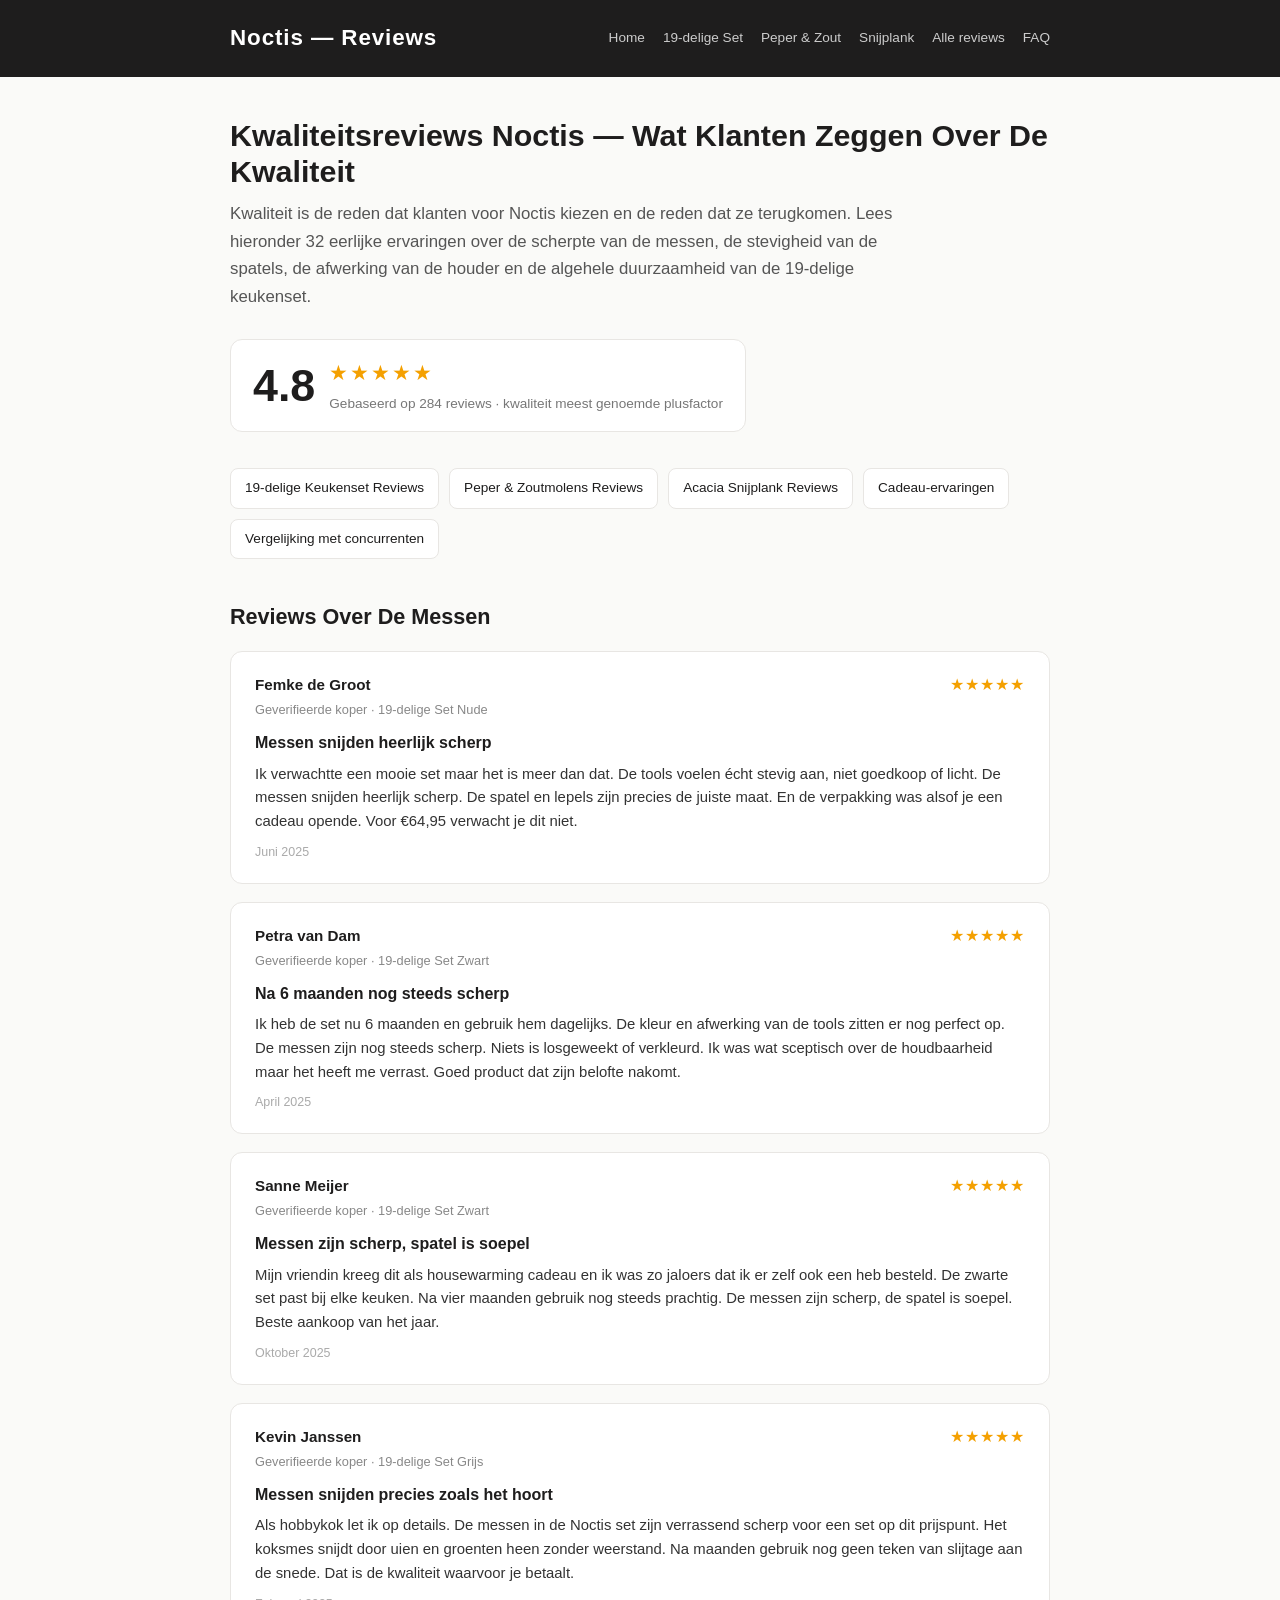
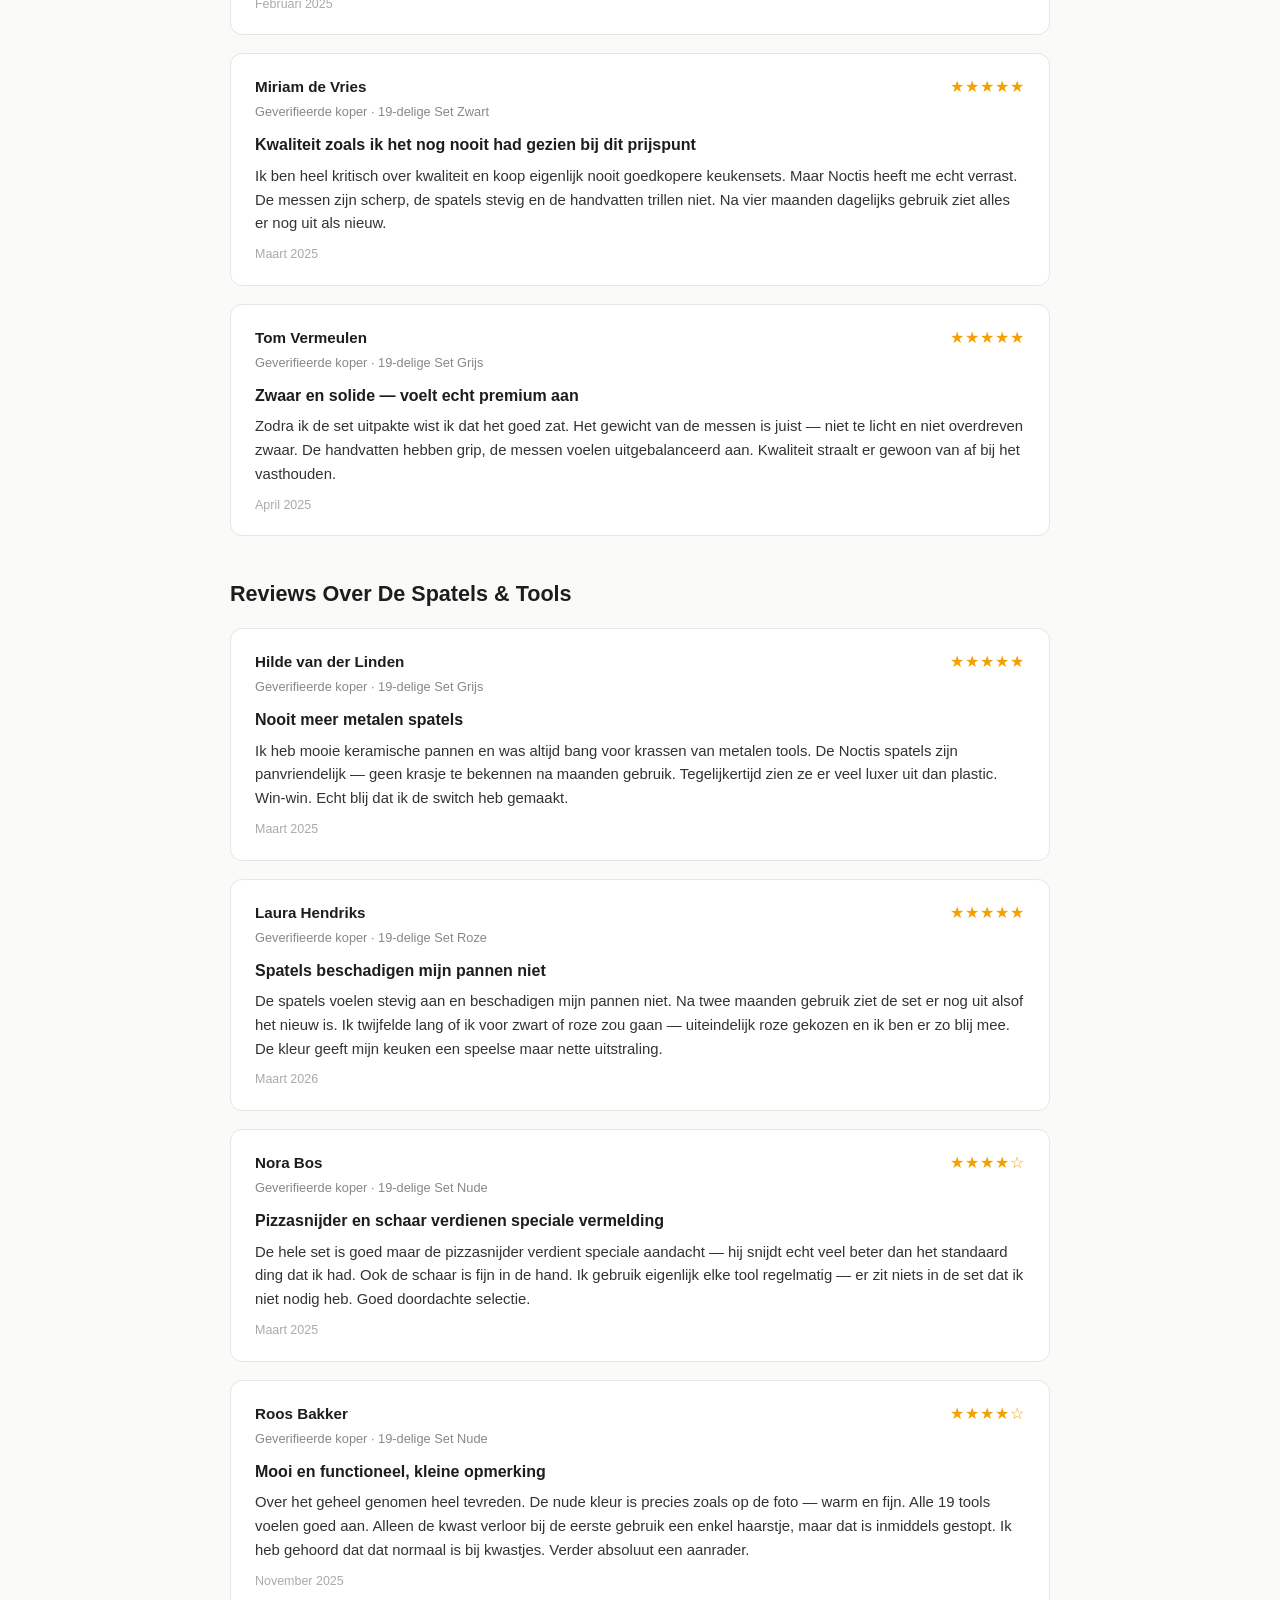
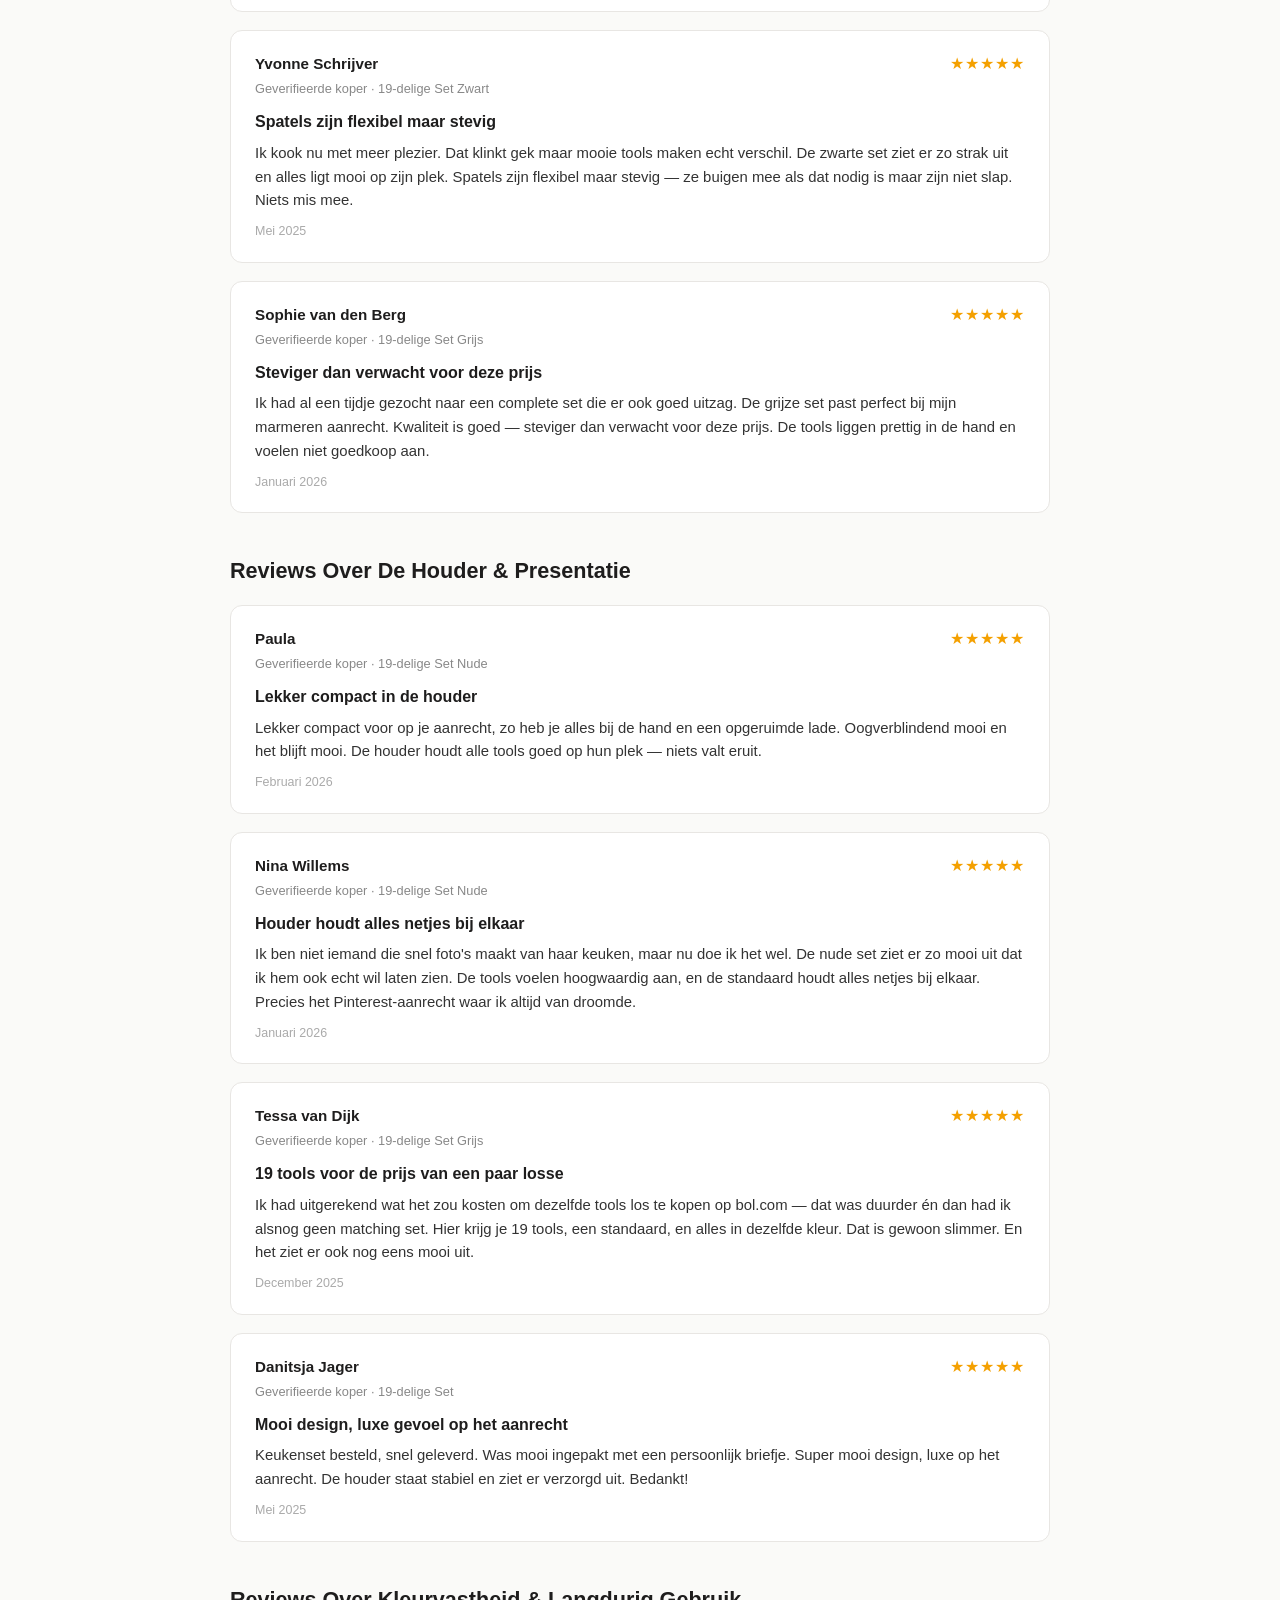
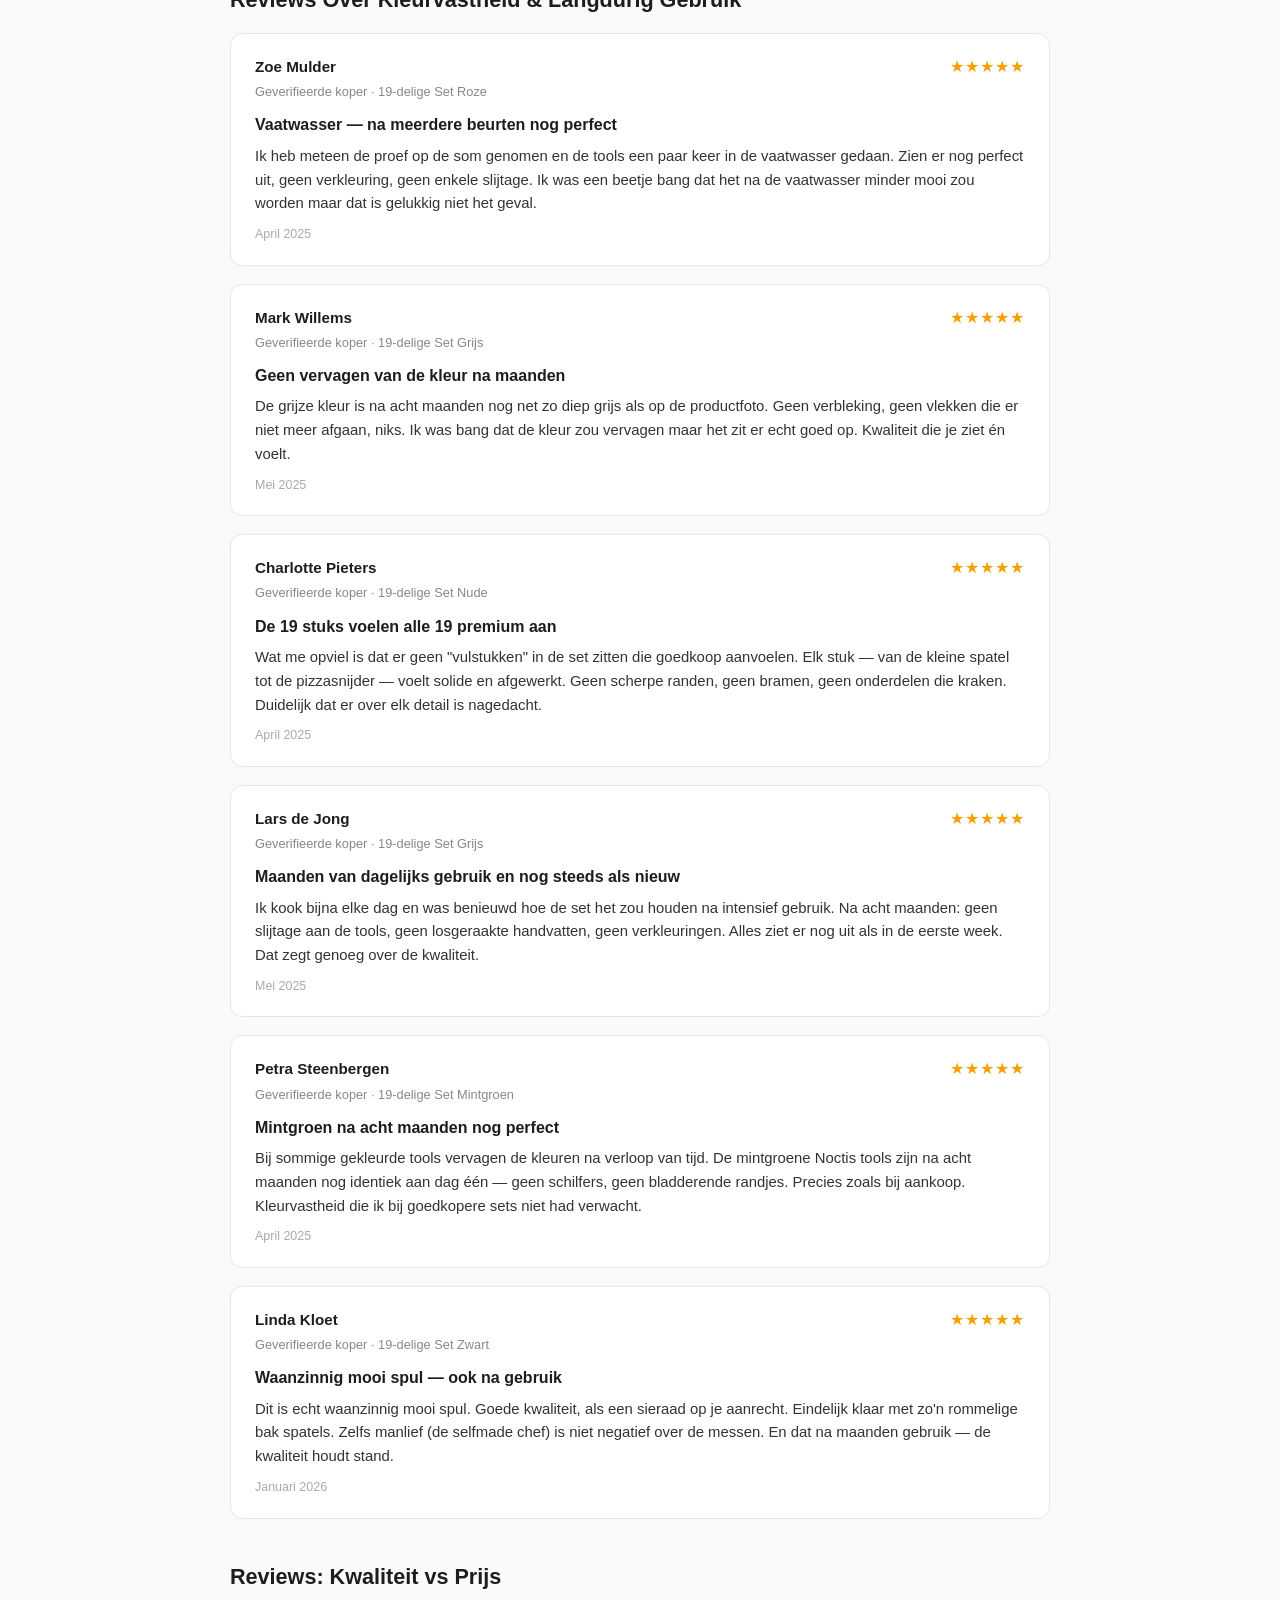
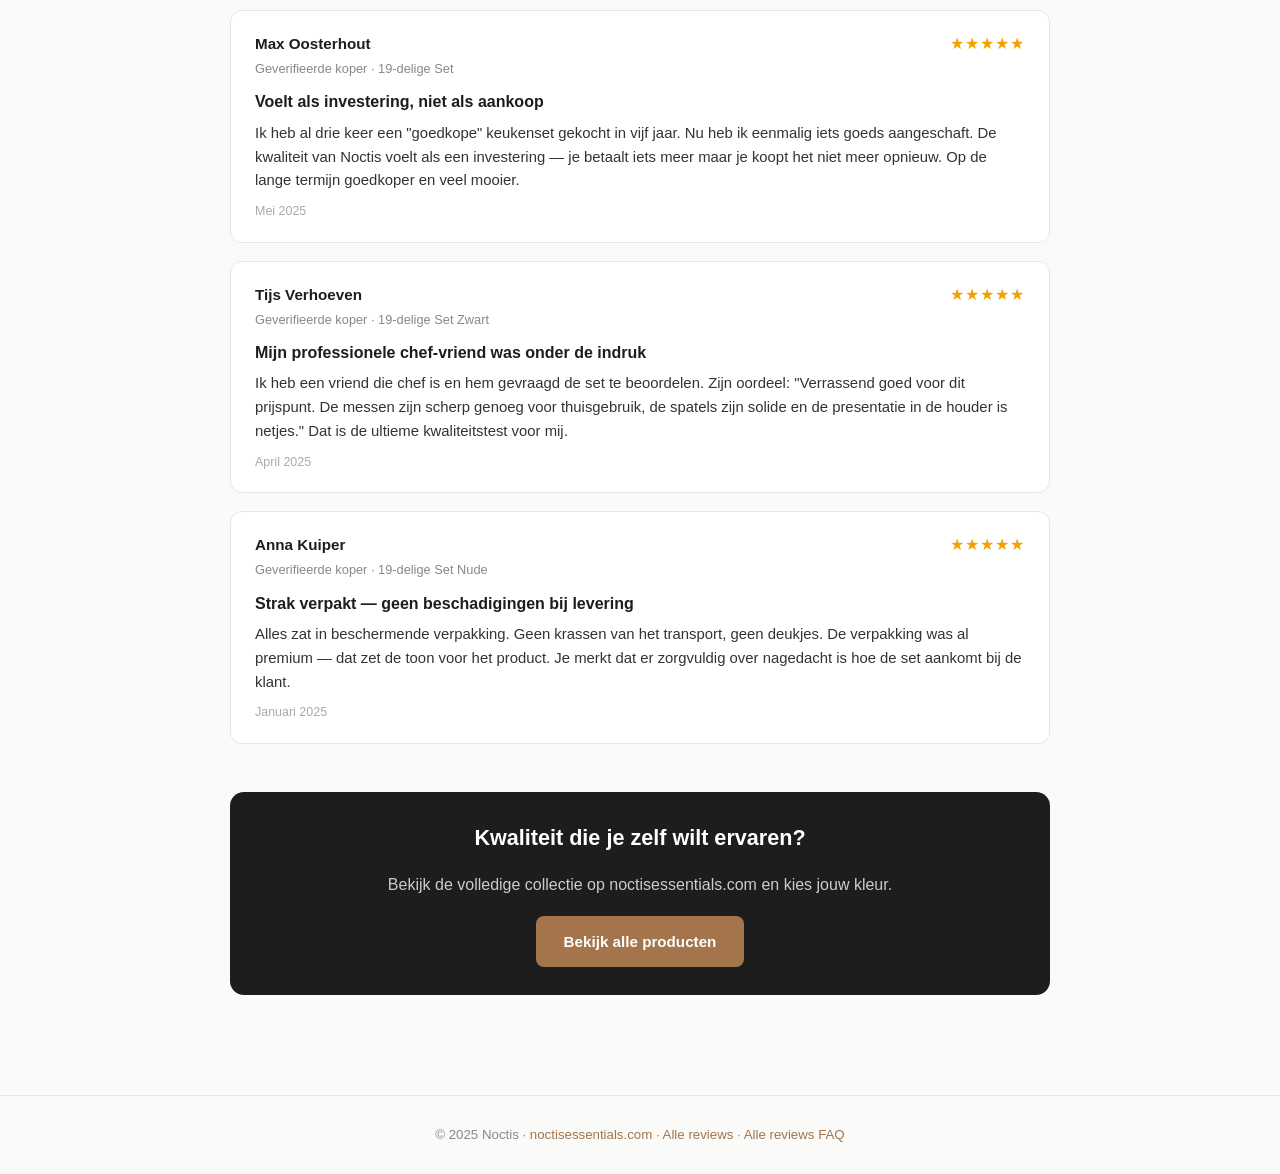
<file: noctis-review-kwaliteit.html>
<!DOCTYPE html>
<html lang="nl">
<head>
  <meta charset="UTF-8">
  <meta name="viewport" content="width=device-width, initial-scale=1.0">
  <title>Kwaliteitsreviews Noctis — Eerlijke Ervaringen Over Kwaliteit Keukenset</title>
  <meta name="description" content="Lees wat klanten zeggen over de kwaliteit van de Noctis 19-delige keukenset. Scherpe messen, solide spatels, mooie houder — ervaringen van echte kopers.">
  <link rel="canonical" href="https://reviews.noctisessentials.com/noctis-review-kwaliteit.html">
  <link rel="sitemap" type="application/xml" href="/sitemap.xml">
  <link rel="icon" type="image/png" href="favicon.png">
  <link rel="apple-touch-icon" href="favicon.png">
  <meta property="og:type" content="website">
  <meta property="og:site_name" content="Noctis Reviews">
  <meta property="og:url" content="https://reviews.noctisessentials.com/noctis-review-kwaliteit.html">
  <meta property="og:title" content="Kwaliteitsreviews Noctis — Eerlijke Ervaringen Over Kwaliteit Keukenset">
  <meta property="og:description" content="Lees wat klanten zeggen over de kwaliteit van de Noctis 19-delige keukenset. Scherpe messen, solide spatels, mooie houder.">
  <meta property="og:image" content="https://reviews.noctisessentials.com/favicon.png">
  <meta name="twitter:card" content="summary">
  <meta name="twitter:title" content="Kwaliteitsreviews Noctis Keukenset">
  <meta name="twitter:description" content="Wat zeggen klanten over de kwaliteit? Scherpe messen, solide spatels, mooie houder.">
  <meta name="twitter:image" content="https://reviews.noctisessentials.com/favicon.png">
  <meta name="robots" content="index, follow">
  <link rel="stylesheet" href="style.css">
  <script type="application/ld+json">
  {
    "@context": "https://schema.org",
    "@type": "ItemList",
    "name": "Kwaliteitsreviews Noctis keukenset",
    "description": "Klantreviews over de kwaliteit van de Noctis 19-delige keukenset",
    "url": "https://reviews.noctisessentials.com/noctis-review-kwaliteit.html",
    "numberOfItems": 32
  }
  </script>
</head>
<body>
<header>
  <div class="inner">
    <a href="index.html" class="logo">Noctis — Reviews</a>
    <nav>
      <a href="index.html">Home</a>
      <a href="noctis-19-delige-keukenset-reviews.html">19-delige Set</a>
      <a href="noctis-peper-zout-molens-reviews.html">Peper &amp; Zout</a>
      <a href="noctis-acacia-snijplank-reviews.html">Snijplank</a>
      <a href="all-reviews">Alle reviews</a>
      <a href="faq.html">FAQ</a>
    </nav>
  </div>
</header>

<div class="container">
  <h1>Kwaliteitsreviews Noctis — Wat Klanten Zeggen Over De Kwaliteit</h1>
  <p class="intro">Kwaliteit is de reden dat klanten voor Noctis kiezen en de reden dat ze terugkomen. Lees hieronder 32 eerlijke ervaringen over de scherpte van de messen, de stevigheid van de spatels, de afwerking van de houder en de algehele duurzaamheid van de 19-delige keukenset.</p>

  <div class="aggregate">
    <div class="score">4.8</div>
    <div class="details">
      <div class="stars">★★★★★</div>
      <div class="count">Gebaseerd op 284 reviews · kwaliteit meest genoemde plusfactor</div>
    </div>
  </div>

  <div class="page-links">
    <a href="noctis-19-delige-keukenset-reviews.html" class="page-link">19-delige Keukenset Reviews</a>
    <a href="noctis-peper-zout-molens-reviews.html" class="page-link">Peper &amp; Zoutmolens Reviews</a>
    <a href="noctis-acacia-snijplank-reviews.html" class="page-link">Acacia Snijplank Reviews</a>
    <a href="noctis-review-cadeau.html" class="page-link">Cadeau-ervaringen</a>
    <a href="noctis-vs-bol-vergelijking.html" class="page-link">Vergelijking met concurrenten</a>
  </div>

  <h2>Reviews Over De Messen</h2>
  <div class="reviews-grid">

    <div class="review">
      <div class="review-header">
        <div>
          <div class="reviewer">Femke de Groot</div>
          <div class="reviewer-meta">Geverifieerde koper · 19-delige Set Nude</div>
        </div>
        <div class="review-stars">★★★★★</div>
      </div>
      <div class="review-title">Messen snijden heerlijk scherp</div>
      <div class="review-body">Ik verwachtte een mooie set maar het is meer dan dat. De tools voelen écht stevig aan, niet goedkoop of licht. De messen snijden heerlijk scherp. De spatel en lepels zijn precies de juiste maat. En de verpakking was alsof je een cadeau opende. Voor €64,95 verwacht je dit niet.</div>
      <div class="review-date">Juni 2025</div>
    </div>

    <div class="review">
      <div class="review-header">
        <div>
          <div class="reviewer">Petra van Dam</div>
          <div class="reviewer-meta">Geverifieerde koper · 19-delige Set Zwart</div>
        </div>
        <div class="review-stars">★★★★★</div>
      </div>
      <div class="review-title">Na 6 maanden nog steeds scherp</div>
      <div class="review-body">Ik heb de set nu 6 maanden en gebruik hem dagelijks. De kleur en afwerking van de tools zitten er nog perfect op. De messen zijn nog steeds scherp. Niets is losgeweekt of verkleurd. Ik was wat sceptisch over de houdbaarheid maar het heeft me verrast. Goed product dat zijn belofte nakomt.</div>
      <div class="review-date">April 2025</div>
    </div>

    <div class="review">
      <div class="review-header">
        <div>
          <div class="reviewer">Sanne Meijer</div>
          <div class="reviewer-meta">Geverifieerde koper · 19-delige Set Zwart</div>
        </div>
        <div class="review-stars">★★★★★</div>
      </div>
      <div class="review-title">Messen zijn scherp, spatel is soepel</div>
      <div class="review-body">Mijn vriendin kreeg dit als housewarming cadeau en ik was zo jaloers dat ik er zelf ook een heb besteld. De zwarte set past bij elke keuken. Na vier maanden gebruik nog steeds prachtig. De messen zijn scherp, de spatel is soepel. Beste aankoop van het jaar.</div>
      <div class="review-date">Oktober 2025</div>
    </div>

    <div class="review">
      <div class="review-header">
        <div>
          <div class="reviewer">Kevin Janssen</div>
          <div class="reviewer-meta">Geverifieerde koper · 19-delige Set Grijs</div>
        </div>
        <div class="review-stars">★★★★★</div>
      </div>
      <div class="review-title">Messen snijden precies zoals het hoort</div>
      <div class="review-body">Als hobbykok let ik op details. De messen in de Noctis set zijn verrassend scherp voor een set op dit prijspunt. Het koksmes snijdt door uien en groenten heen zonder weerstand. Na maanden gebruik nog geen teken van slijtage aan de snede. Dat is de kwaliteit waarvoor je betaalt.</div>
      <div class="review-date">Februari 2025</div>
    </div>

    <div class="review">
      <div class="review-header">
        <div>
          <div class="reviewer">Miriam de Vries</div>
          <div class="reviewer-meta">Geverifieerde koper · 19-delige Set Zwart</div>
        </div>
        <div class="review-stars">★★★★★</div>
      </div>
      <div class="review-title">Kwaliteit zoals ik het nog nooit had gezien bij dit prijspunt</div>
      <div class="review-body">Ik ben heel kritisch over kwaliteit en koop eigenlijk nooit goedkopere keukensets. Maar Noctis heeft me echt verrast. De messen zijn scherp, de spatels stevig en de handvatten trillen niet. Na vier maanden dagelijks gebruik ziet alles er nog uit als nieuw.</div>
      <div class="review-date">Maart 2025</div>
    </div>

    <div class="review">
      <div class="review-header">
        <div>
          <div class="reviewer">Tom Vermeulen</div>
          <div class="reviewer-meta">Geverifieerde koper · 19-delige Set Grijs</div>
        </div>
        <div class="review-stars">★★★★★</div>
      </div>
      <div class="review-title">Zwaar en solide — voelt echt premium aan</div>
      <div class="review-body">Zodra ik de set uitpakte wist ik dat het goed zat. Het gewicht van de messen is juist — niet te licht en niet overdreven zwaar. De handvatten hebben grip, de messen voelen uitgebalanceerd aan. Kwaliteit straalt er gewoon van af bij het vasthouden.</div>
      <div class="review-date">April 2025</div>
    </div>

  </div>

  <h2>Reviews Over De Spatels &amp; Tools</h2>
  <div class="reviews-grid">

    <div class="review">
      <div class="review-header">
        <div>
          <div class="reviewer">Hilde van der Linden</div>
          <div class="reviewer-meta">Geverifieerde koper · 19-delige Set Grijs</div>
        </div>
        <div class="review-stars">★★★★★</div>
      </div>
      <div class="review-title">Nooit meer metalen spatels</div>
      <div class="review-body">Ik heb mooie keramische pannen en was altijd bang voor krassen van metalen tools. De Noctis spatels zijn panvriendelijk — geen krasje te bekennen na maanden gebruik. Tegelijkertijd zien ze er veel luxer uit dan plastic. Win-win. Echt blij dat ik de switch heb gemaakt.</div>
      <div class="review-date">Maart 2025</div>
    </div>

    <div class="review">
      <div class="review-header">
        <div>
          <div class="reviewer">Laura Hendriks</div>
          <div class="reviewer-meta">Geverifieerde koper · 19-delige Set Roze</div>
        </div>
        <div class="review-stars">★★★★★</div>
      </div>
      <div class="review-title">Spatels beschadigen mijn pannen niet</div>
      <div class="review-body">De spatels voelen stevig aan en beschadigen mijn pannen niet. Na twee maanden gebruik ziet de set er nog uit alsof het nieuw is. Ik twijfelde lang of ik voor zwart of roze zou gaan — uiteindelijk roze gekozen en ik ben er zo blij mee. De kleur geeft mijn keuken een speelse maar nette uitstraling.</div>
      <div class="review-date">Maart 2026</div>
    </div>

    <div class="review">
      <div class="review-header">
        <div>
          <div class="reviewer">Nora Bos</div>
          <div class="reviewer-meta">Geverifieerde koper · 19-delige Set Nude</div>
        </div>
        <div class="review-stars">★★★★☆</div>
      </div>
      <div class="review-title">Pizzasnijder en schaar verdienen speciale vermelding</div>
      <div class="review-body">De hele set is goed maar de pizzasnijder verdient speciale aandacht — hij snijdt echt veel beter dan het standaard ding dat ik had. Ook de schaar is fijn in de hand. Ik gebruik eigenlijk elke tool regelmatig — er zit niets in de set dat ik niet nodig heb. Goed doordachte selectie.</div>
      <div class="review-date">Maart 2025</div>
    </div>

    <div class="review">
      <div class="review-header">
        <div>
          <div class="reviewer">Roos Bakker</div>
          <div class="reviewer-meta">Geverifieerde koper · 19-delige Set Nude</div>
        </div>
        <div class="review-stars">★★★★☆</div>
      </div>
      <div class="review-title">Mooi en functioneel, kleine opmerking</div>
      <div class="review-body">Over het geheel genomen heel tevreden. De nude kleur is precies zoals op de foto — warm en fijn. Alle 19 tools voelen goed aan. Alleen de kwast verloor bij de eerste gebruik een enkel haarstje, maar dat is inmiddels gestopt. Ik heb gehoord dat dat normaal is bij kwastjes. Verder absoluut een aanrader.</div>
      <div class="review-date">November 2025</div>
    </div>

    <div class="review">
      <div class="review-header">
        <div>
          <div class="reviewer">Yvonne Schrijver</div>
          <div class="reviewer-meta">Geverifieerde koper · 19-delige Set Zwart</div>
        </div>
        <div class="review-stars">★★★★★</div>
      </div>
      <div class="review-title">Spatels zijn flexibel maar stevig</div>
      <div class="review-body">Ik kook nu met meer plezier. Dat klinkt gek maar mooie tools maken echt verschil. De zwarte set ziet er zo strak uit en alles ligt mooi op zijn plek. Spatels zijn flexibel maar stevig — ze buigen mee als dat nodig is maar zijn niet slap. Niets mis mee.</div>
      <div class="review-date">Mei 2025</div>
    </div>

    <div class="review">
      <div class="review-header">
        <div>
          <div class="reviewer">Sophie van den Berg</div>
          <div class="reviewer-meta">Geverifieerde koper · 19-delige Set Grijs</div>
        </div>
        <div class="review-stars">★★★★★</div>
      </div>
      <div class="review-title">Steviger dan verwacht voor deze prijs</div>
      <div class="review-body">Ik had al een tijdje gezocht naar een complete set die er ook goed uitzag. De grijze set past perfect bij mijn marmeren aanrecht. Kwaliteit is goed — steviger dan verwacht voor deze prijs. De tools liggen prettig in de hand en voelen niet goedkoop aan.</div>
      <div class="review-date">Januari 2026</div>
    </div>

  </div>

  <h2>Reviews Over De Houder &amp; Presentatie</h2>
  <div class="reviews-grid">

    <div class="review">
      <div class="review-header">
        <div>
          <div class="reviewer">Paula</div>
          <div class="reviewer-meta">Geverifieerde koper · 19-delige Set Nude</div>
        </div>
        <div class="review-stars">★★★★★</div>
      </div>
      <div class="review-title">Lekker compact in de houder</div>
      <div class="review-body">Lekker compact voor op je aanrecht, zo heb je alles bij de hand en een opgeruimde lade. Oogverblindend mooi en het blijft mooi. De houder houdt alle tools goed op hun plek — niets valt eruit.</div>
      <div class="review-date">Februari 2026</div>
    </div>

    <div class="review">
      <div class="review-header">
        <div>
          <div class="reviewer">Nina Willems</div>
          <div class="reviewer-meta">Geverifieerde koper · 19-delige Set Nude</div>
        </div>
        <div class="review-stars">★★★★★</div>
      </div>
      <div class="review-title">Houder houdt alles netjes bij elkaar</div>
      <div class="review-body">Ik ben niet iemand die snel foto's maakt van haar keuken, maar nu doe ik het wel. De nude set ziet er zo mooi uit dat ik hem ook echt wil laten zien. De tools voelen hoogwaardig aan, en de standaard houdt alles netjes bij elkaar. Precies het Pinterest-aanrecht waar ik altijd van droomde.</div>
      <div class="review-date">Januari 2026</div>
    </div>

    <div class="review">
      <div class="review-header">
        <div>
          <div class="reviewer">Tessa van Dijk</div>
          <div class="reviewer-meta">Geverifieerde koper · 19-delige Set Grijs</div>
        </div>
        <div class="review-stars">★★★★★</div>
      </div>
      <div class="review-title">19 tools voor de prijs van een paar losse</div>
      <div class="review-body">Ik had uitgerekend wat het zou kosten om dezelfde tools los te kopen op bol.com — dat was duurder én dan had ik alsnog geen matching set. Hier krijg je 19 tools, een standaard, en alles in dezelfde kleur. Dat is gewoon slimmer. En het ziet er ook nog eens mooi uit.</div>
      <div class="review-date">December 2025</div>
    </div>

    <div class="review">
      <div class="review-header">
        <div>
          <div class="reviewer">Danitsja Jager</div>
          <div class="reviewer-meta">Geverifieerde koper · 19-delige Set</div>
        </div>
        <div class="review-stars">★★★★★</div>
      </div>
      <div class="review-title">Mooi design, luxe gevoel op het aanrecht</div>
      <div class="review-body">Keukenset besteld, snel geleverd. Was mooi ingepakt met een persoonlijk briefje. Super mooi design, luxe op het aanrecht. De houder staat stabiel en ziet er verzorgd uit. Bedankt!</div>
      <div class="review-date">Mei 2025</div>
    </div>

  </div>

  <h2>Reviews Over Kleurvastheid &amp; Langdurig Gebruik</h2>
  <div class="reviews-grid">

    <div class="review">
      <div class="review-header">
        <div>
          <div class="reviewer">Zoe Mulder</div>
          <div class="reviewer-meta">Geverifieerde koper · 19-delige Set Roze</div>
        </div>
        <div class="review-stars">★★★★★</div>
      </div>
      <div class="review-title">Vaatwasser — na meerdere beurten nog perfect</div>
      <div class="review-body">Ik heb meteen de proef op de som genomen en de tools een paar keer in de vaatwasser gedaan. Zien er nog perfect uit, geen verkleuring, geen enkele slijtage. Ik was een beetje bang dat het na de vaatwasser minder mooi zou worden maar dat is gelukkig niet het geval.</div>
      <div class="review-date">April 2025</div>
    </div>

    <div class="review">
      <div class="review-header">
        <div>
          <div class="reviewer">Mark Willems</div>
          <div class="reviewer-meta">Geverifieerde koper · 19-delige Set Grijs</div>
        </div>
        <div class="review-stars">★★★★★</div>
      </div>
      <div class="review-title">Geen vervagen van de kleur na maanden</div>
      <div class="review-body">De grijze kleur is na acht maanden nog net zo diep grijs als op de productfoto. Geen verbleking, geen vlekken die er niet meer afgaan, niks. Ik was bang dat de kleur zou vervagen maar het zit er echt goed op. Kwaliteit die je ziet én voelt.</div>
      <div class="review-date">Mei 2025</div>
    </div>

    <div class="review">
      <div class="review-header">
        <div>
          <div class="reviewer">Charlotte Pieters</div>
          <div class="reviewer-meta">Geverifieerde koper · 19-delige Set Nude</div>
        </div>
        <div class="review-stars">★★★★★</div>
      </div>
      <div class="review-title">De 19 stuks voelen alle 19 premium aan</div>
      <div class="review-body">Wat me opviel is dat er geen "vulstukken" in de set zitten die goedkoop aanvoelen. Elk stuk — van de kleine spatel tot de pizzasnijder — voelt solide en afgewerkt. Geen scherpe randen, geen bramen, geen onderdelen die kraken. Duidelijk dat er over elk detail is nagedacht.</div>
      <div class="review-date">April 2025</div>
    </div>

    <div class="review">
      <div class="review-header">
        <div>
          <div class="reviewer">Lars de Jong</div>
          <div class="reviewer-meta">Geverifieerde koper · 19-delige Set Grijs</div>
        </div>
        <div class="review-stars">★★★★★</div>
      </div>
      <div class="review-title">Maanden van dagelijks gebruik en nog steeds als nieuw</div>
      <div class="review-body">Ik kook bijna elke dag en was benieuwd hoe de set het zou houden na intensief gebruik. Na acht maanden: geen slijtage aan de tools, geen losgeraakte handvatten, geen verkleuringen. Alles ziet er nog uit als in de eerste week. Dat zegt genoeg over de kwaliteit.</div>
      <div class="review-date">Mei 2025</div>
    </div>

    <div class="review">
      <div class="review-header">
        <div>
          <div class="reviewer">Petra Steenbergen</div>
          <div class="reviewer-meta">Geverifieerde koper · 19-delige Set Mintgroen</div>
        </div>
        <div class="review-stars">★★★★★</div>
      </div>
      <div class="review-title">Mintgroen na acht maanden nog perfect</div>
      <div class="review-body">Bij sommige gekleurde tools vervagen de kleuren na verloop van tijd. De mintgroene Noctis tools zijn na acht maanden nog identiek aan dag één — geen schilfers, geen bladderende randjes. Precies zoals bij aankoop. Kleurvastheid die ik bij goedkopere sets niet had verwacht.</div>
      <div class="review-date">April 2025</div>
    </div>

    <div class="review">
      <div class="review-header">
        <div>
          <div class="reviewer">Linda Kloet</div>
          <div class="reviewer-meta">Geverifieerde koper · 19-delige Set Zwart</div>
        </div>
        <div class="review-stars">★★★★★</div>
      </div>
      <div class="review-title">Waanzinnig mooi spul — ook na gebruik</div>
      <div class="review-body">Dit is echt waanzinnig mooi spul. Goede kwaliteit, als een sieraad op je aanrecht. Eindelijk klaar met zo'n rommelige bak spatels. Zelfs manlief (de selfmade chef) is niet negatief over de messen. En dat na maanden gebruik — de kwaliteit houdt stand.</div>
      <div class="review-date">Januari 2026</div>
    </div>

  </div>

  <h2>Reviews: Kwaliteit vs Prijs</h2>
  <div class="reviews-grid">

    <div class="review">
      <div class="review-header">
        <div>
          <div class="reviewer">Max Oosterhout</div>
          <div class="reviewer-meta">Geverifieerde koper · 19-delige Set</div>
        </div>
        <div class="review-stars">★★★★★</div>
      </div>
      <div class="review-title">Voelt als investering, niet als aankoop</div>
      <div class="review-body">Ik heb al drie keer een "goedkope" keukenset gekocht in vijf jaar. Nu heb ik eenmalig iets goeds aangeschaft. De kwaliteit van Noctis voelt als een investering — je betaalt iets meer maar je koopt het niet meer opnieuw. Op de lange termijn goedkoper en veel mooier.</div>
      <div class="review-date">Mei 2025</div>
    </div>

    <div class="review">
      <div class="review-header">
        <div>
          <div class="reviewer">Tijs Verhoeven</div>
          <div class="reviewer-meta">Geverifieerde koper · 19-delige Set Zwart</div>
        </div>
        <div class="review-stars">★★★★★</div>
      </div>
      <div class="review-title">Mijn professionele chef-vriend was onder de indruk</div>
      <div class="review-body">Ik heb een vriend die chef is en hem gevraagd de set te beoordelen. Zijn oordeel: "Verrassend goed voor dit prijspunt. De messen zijn scherp genoeg voor thuisgebruik, de spatels zijn solide en de presentatie in de houder is netjes." Dat is de ultieme kwaliteitstest voor mij.</div>
      <div class="review-date">April 2025</div>
    </div>

    <div class="review">
      <div class="review-header">
        <div>
          <div class="reviewer">Anna Kuiper</div>
          <div class="reviewer-meta">Geverifieerde koper · 19-delige Set Nude</div>
        </div>
        <div class="review-stars">★★★★★</div>
      </div>
      <div class="review-title">Strak verpakt — geen beschadigingen bij levering</div>
      <div class="review-body">Alles zat in beschermende verpakking. Geen krassen van het transport, geen deukjes. De verpakking was al premium — dat zet de toon voor het product. Je merkt dat er zorgvuldig over nagedacht is hoe de set aankomt bij de klant.</div>
      <div class="review-date">Januari 2025</div>
    </div>

  </div>

  <div class="cta-box">
    <h2>Kwaliteit die je zelf wilt ervaren?</h2>
    <p>Bekijk de volledige collectie op noctisessentials.com en kies jouw kleur.</p>
    <a href="https://noctisessentials.com/nl/winkel" class="cta-btn">Bekijk alle producten</a>
  </div>
</div>

<footer>
  <p>© 2025 Noctis · <a href="https://noctisessentials.com">noctisessentials.com</a> · <a href="index.html">Alle reviews</a> · <a href="all-reviews">Alle reviews</a>
      <a href="faq.html">FAQ</a></p>
</footer>
</body>
</html>
</file>
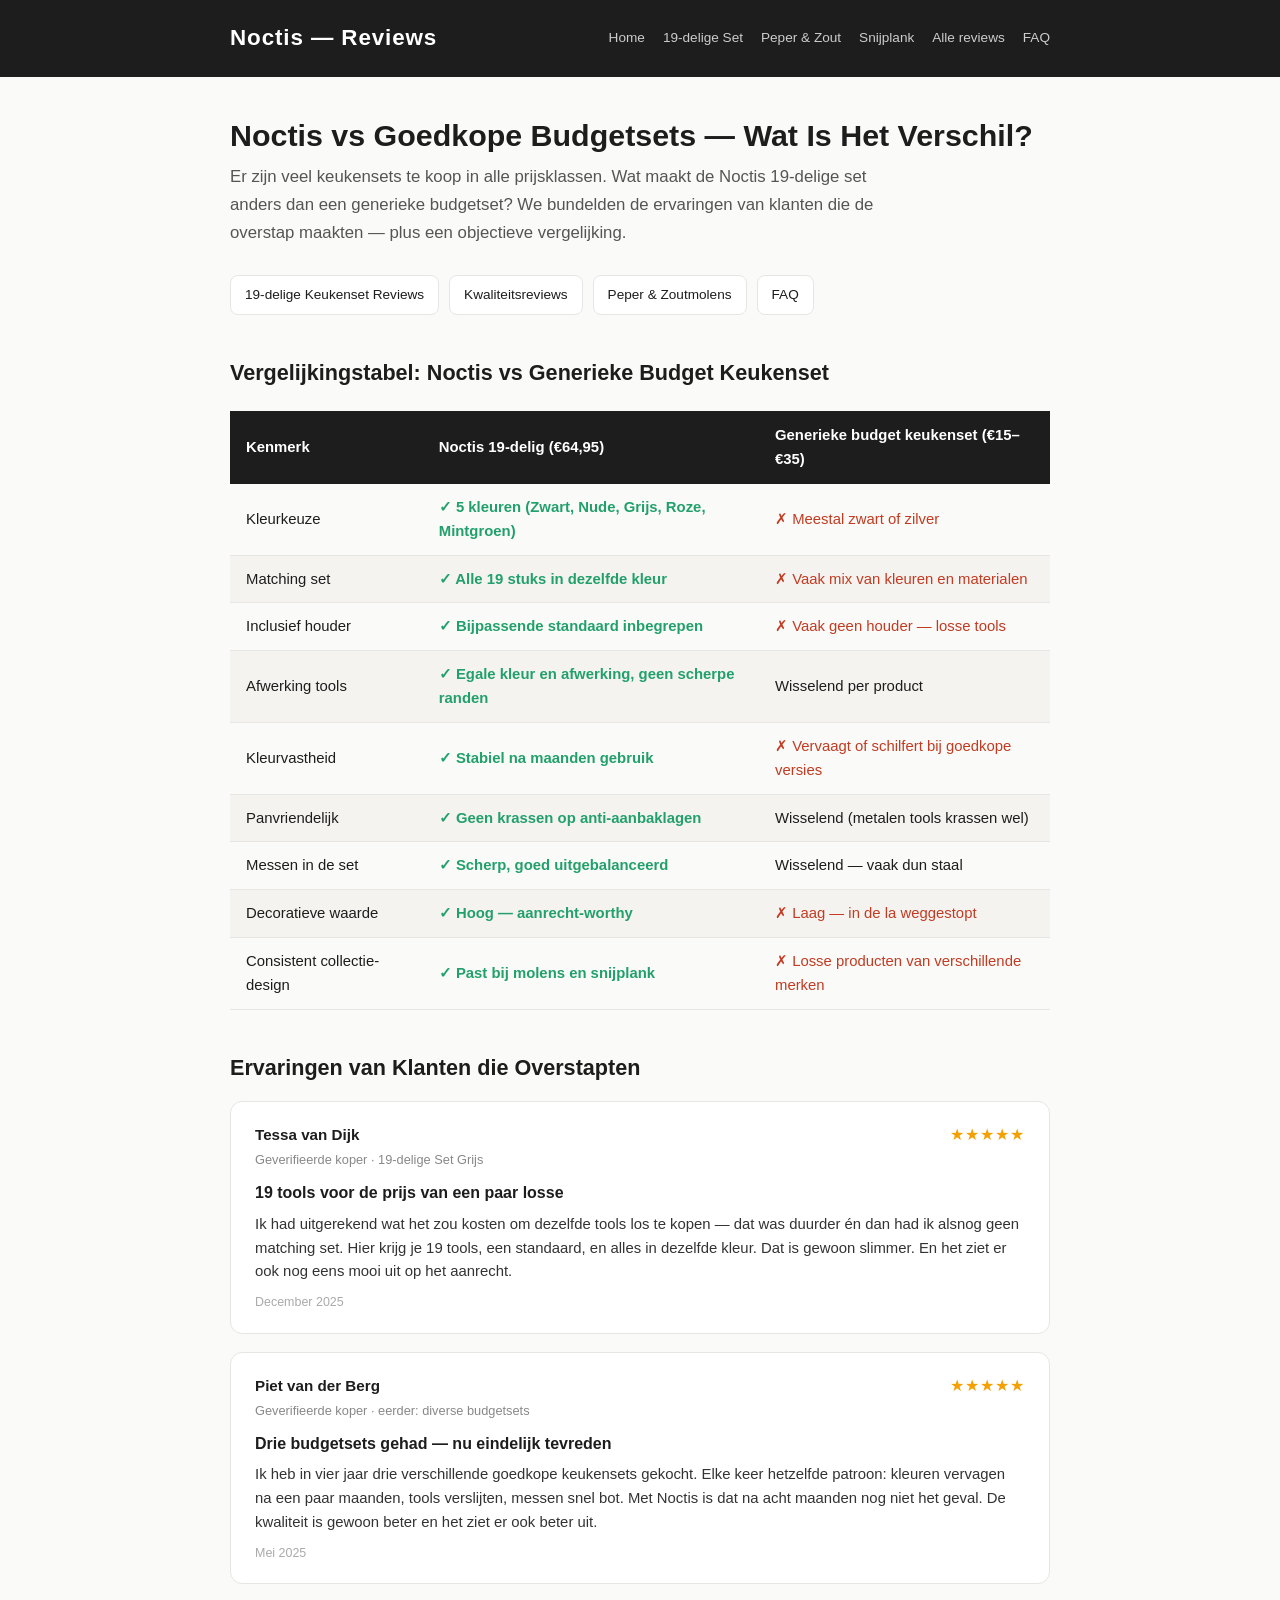
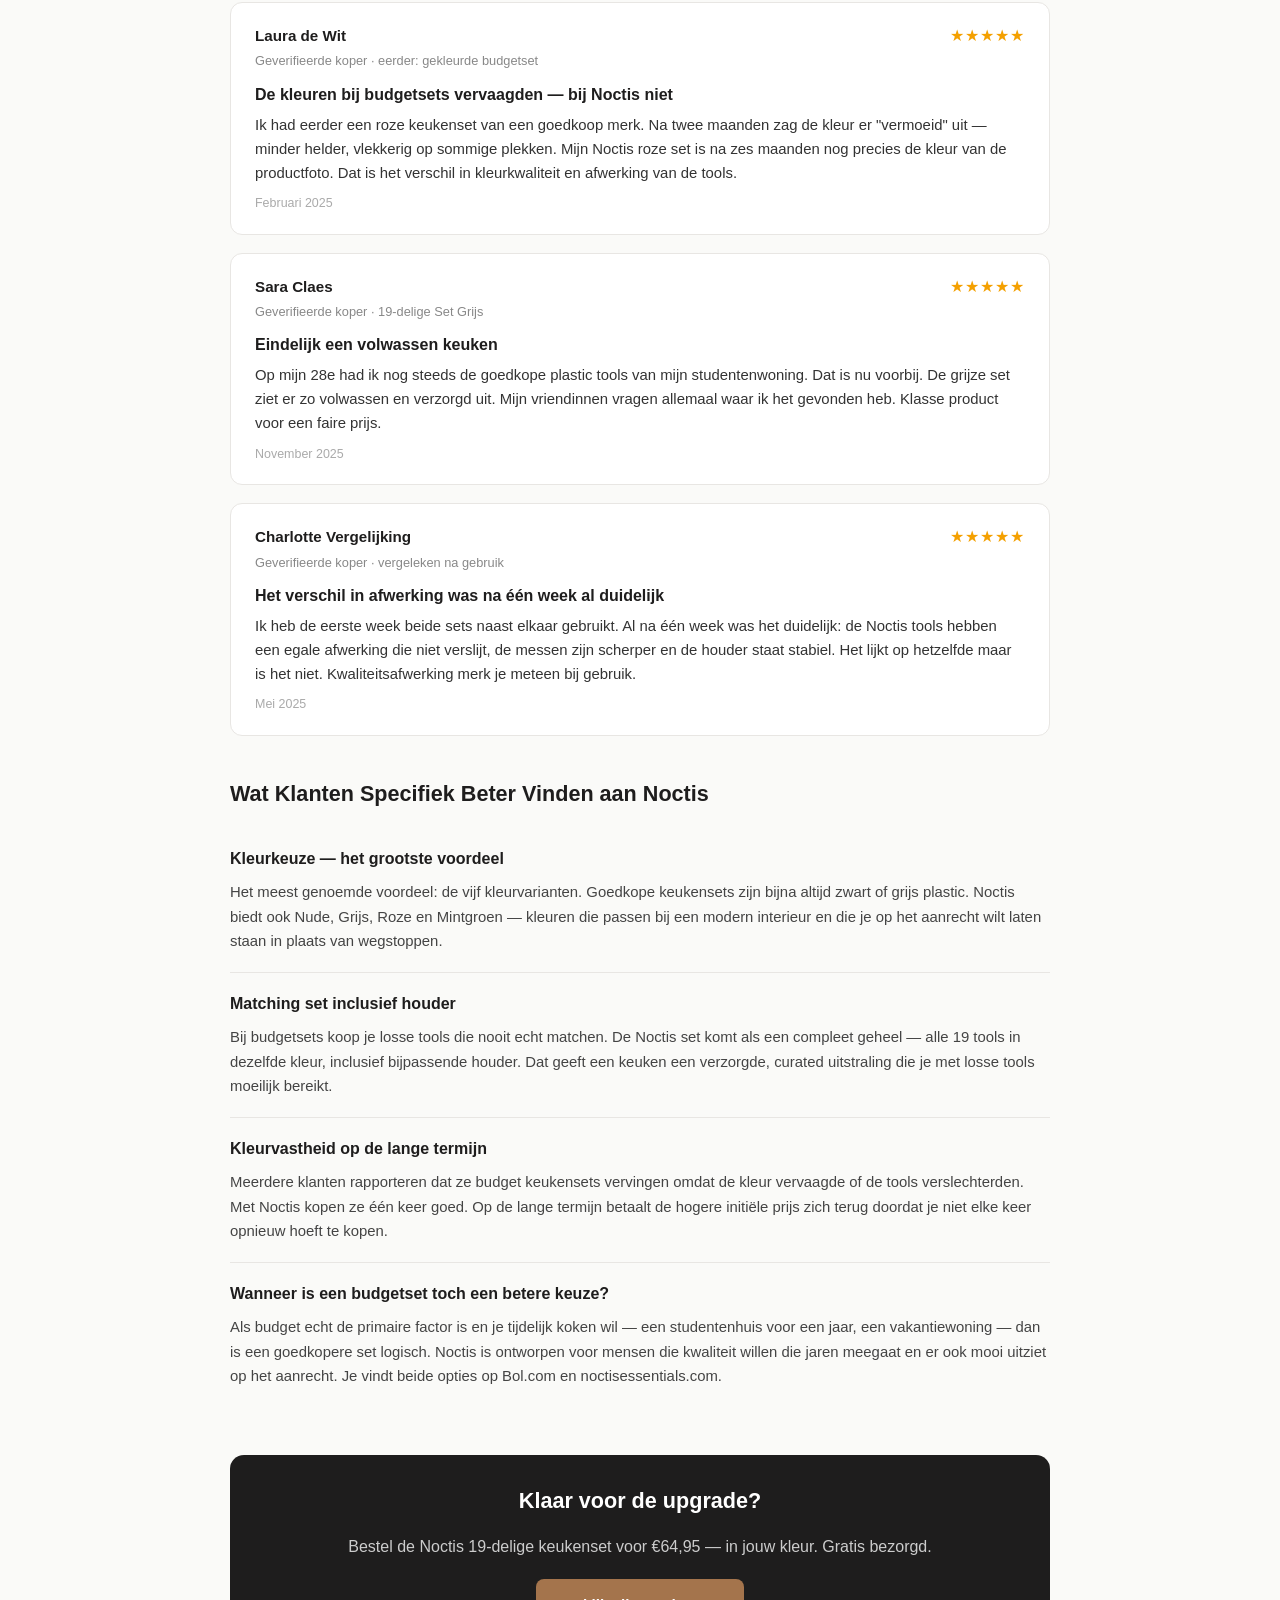
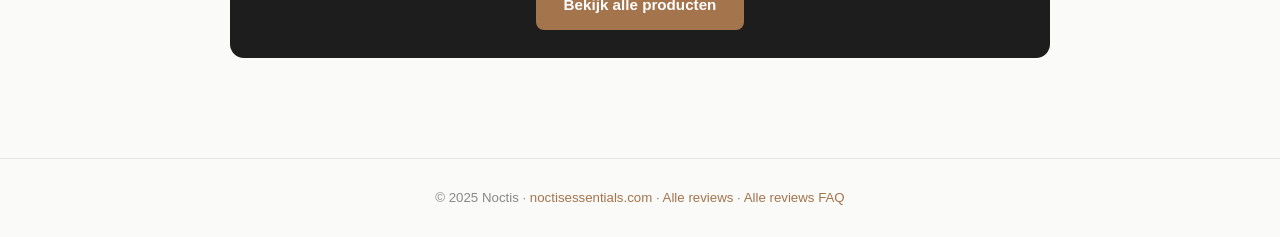
<file: noctis-vs-bol-vergelijking.html>
<!DOCTYPE html>
<html lang="nl">
<head>
  <meta charset="UTF-8">
  <meta name="viewport" content="width=device-width, initial-scale=1.0">
  <title>Noctis vs Goedkope Keukensets — Vergelijking &amp; Eerlijke Reviews</title>
  <meta name="description" content="Vergelijking Noctis keukenset vs budget keukensets. Wat is het verschil in kwaliteit, kleur, prijs en duurzaamheid? Echte klantreviews van mensen die de overstap maakten.">
  <link rel="canonical" href="https://reviews.noctisessentials.com/noctis-vs-bol-vergelijking.html">
  <link rel="sitemap" type="application/xml" href="/sitemap.xml">
  <link rel="icon" type="image/png" href="favicon.png">
  <link rel="apple-touch-icon" href="favicon.png">
  <meta property="og:type" content="website">
  <meta property="og:site_name" content="Noctis Reviews">
  <meta property="og:url" content="https://reviews.noctisessentials.com/noctis-vs-bol-vergelijking.html">
  <meta property="og:title" content="Noctis vs Goedkope Keukensets — Vergelijking & Eerlijke Reviews">
  <meta property="og:description" content="Vergelijking Noctis keukenset vs budget keukensets. Wat is het verschil in kwaliteit, kleur, prijs en duurzaamheid?">
  <meta property="og:image" content="https://reviews.noctisessentials.com/favicon.png">
  <meta name="twitter:card" content="summary">
  <meta name="twitter:title" content="Noctis vs Goedkope Keukensets">
  <meta name="twitter:description" content="Vergelijking kwaliteit, kleur en prijs — echte klantreviews.">
  <meta name="twitter:image" content="https://reviews.noctisessentials.com/favicon.png">
  <meta name="robots" content="index, follow">
  <link rel="stylesheet" href="style.css">
</head>
<body>
<header>
  <div class="inner">
    <a href="index.html" class="logo">Noctis — Reviews</a>
    <nav>
      <a href="index.html">Home</a>
      <a href="noctis-19-delige-keukenset-reviews.html">19-delige Set</a>
      <a href="noctis-peper-zout-molens-reviews.html">Peper &amp; Zout</a>
      <a href="noctis-acacia-snijplank-reviews.html">Snijplank</a>
      <a href="all-reviews">Alle reviews</a>
      <a href="faq.html">FAQ</a>
    </nav>
  </div>
</header>

<div class="container">
  <h1>Noctis vs Goedkope Budgetsets — Wat Is Het Verschil?</h1>
  <p class="intro">Er zijn veel keukensets te koop in alle prijsklassen. Wat maakt de Noctis 19-delige set anders dan een generieke budgetset? We bundelden de ervaringen van klanten die de overstap maakten — plus een objectieve vergelijking.</p>

  <div class="page-links">
    <a href="noctis-19-delige-keukenset-reviews.html" class="page-link">19-delige Keukenset Reviews</a>
    <a href="noctis-review-kwaliteit.html" class="page-link">Kwaliteitsreviews</a>
    <a href="noctis-peper-zout-molens-reviews.html" class="page-link">Peper &amp; Zoutmolens</a>
    <a href="faq.html" class="page-link">FAQ</a>
  </div>

  <h2>Vergelijkingstabel: Noctis vs Generieke Budget Keukenset</h2>
  <table class="comparison-table">
    <thead>
      <tr>
        <th>Kenmerk</th>
        <th>Noctis 19-delig (€64,95)</th>
        <th>Generieke budget keukenset (€15–€35)</th>
      </tr>
    </thead>
    <tbody>
      <tr>
        <td>Kleurkeuze</td>
        <td class="check">✓ 5 kleuren (Zwart, Nude, Grijs, Roze, Mintgroen)</td>
        <td class="cross">✗ Meestal zwart of zilver</td>
      </tr>
      <tr>
        <td>Matching set</td>
        <td class="check">✓ Alle 19 stuks in dezelfde kleur</td>
        <td class="cross">✗ Vaak mix van kleuren en materialen</td>
      </tr>
      <tr>
        <td>Inclusief houder</td>
        <td class="check">✓ Bijpassende standaard inbegrepen</td>
        <td class="cross">✗ Vaak geen houder — losse tools</td>
      </tr>
      <tr>
        <td>Afwerking tools</td>
        <td class="check">✓ Egale kleur en afwerking, geen scherpe randen</td>
        <td>Wisselend per product</td>
      </tr>
      <tr>
        <td>Kleurvastheid</td>
        <td class="check">✓ Stabiel na maanden gebruik</td>
        <td class="cross">✗ Vervaagt of schilfert bij goedkope versies</td>
      </tr>
      <tr>
        <td>Panvriendelijk</td>
        <td class="check">✓ Geen krassen op anti-aanbaklagen</td>
        <td>Wisselend (metalen tools krassen wel)</td>
      </tr>
      <tr>
        <td>Messen in de set</td>
        <td class="check">✓ Scherp, goed uitgebalanceerd</td>
        <td>Wisselend — vaak dun staal</td>
      </tr>
      <tr>
        <td>Decoratieve waarde</td>
        <td class="check">✓ Hoog — aanrecht-worthy</td>
        <td class="cross">✗ Laag — in de la weggestopt</td>
      </tr>
      <tr>
        <td>Consistent collectie-design</td>
        <td class="check">✓ Past bij molens en snijplank</td>
        <td class="cross">✗ Losse producten van verschillende merken</td>
      </tr>
    </tbody>
  </table>

  <h2>Ervaringen van Klanten die Overstapten</h2>
  <div class="reviews-grid">

    <div class="review">
      <div class="review-header">
        <div>
          <div class="reviewer">Tessa van Dijk</div>
          <div class="reviewer-meta">Geverifieerde koper · 19-delige Set Grijs</div>
        </div>
        <div class="review-stars">★★★★★</div>
      </div>
      <div class="review-title">19 tools voor de prijs van een paar losse</div>
      <div class="review-body">Ik had uitgerekend wat het zou kosten om dezelfde tools los te kopen — dat was duurder én dan had ik alsnog geen matching set. Hier krijg je 19 tools, een standaard, en alles in dezelfde kleur. Dat is gewoon slimmer. En het ziet er ook nog eens mooi uit op het aanrecht.</div>
      <div class="review-date">December 2025</div>
    </div>

    <div class="review">
      <div class="review-header">
        <div>
          <div class="reviewer">Piet van der Berg</div>
          <div class="reviewer-meta">Geverifieerde koper · eerder: diverse budgetsets</div>
        </div>
        <div class="review-stars">★★★★★</div>
      </div>
      <div class="review-title">Drie budgetsets gehad — nu eindelijk tevreden</div>
      <div class="review-body">Ik heb in vier jaar drie verschillende goedkope keukensets gekocht. Elke keer hetzelfde patroon: kleuren vervagen na een paar maanden, tools verslijten, messen snel bot. Met Noctis is dat na acht maanden nog niet het geval. De kwaliteit is gewoon beter en het ziet er ook beter uit.</div>
      <div class="review-date">Mei 2025</div>
    </div>

    <div class="review">
      <div class="review-header">
        <div>
          <div class="reviewer">Laura de Wit</div>
          <div class="reviewer-meta">Geverifieerde koper · eerder: gekleurde budgetset</div>
        </div>
        <div class="review-stars">★★★★★</div>
      </div>
      <div class="review-title">De kleuren bij budgetsets vervaagden — bij Noctis niet</div>
      <div class="review-body">Ik had eerder een roze keukenset van een goedkoop merk. Na twee maanden zag de kleur er "vermoeid" uit — minder helder, vlekkerig op sommige plekken. Mijn Noctis roze set is na zes maanden nog precies de kleur van de productfoto. Dat is het verschil in kleurkwaliteit en afwerking van de tools.</div>
      <div class="review-date">Februari 2025</div>
    </div>

    <div class="review">
      <div class="review-header">
        <div>
          <div class="reviewer">Sara Claes</div>
          <div class="reviewer-meta">Geverifieerde koper · 19-delige Set Grijs</div>
        </div>
        <div class="review-stars">★★★★★</div>
      </div>
      <div class="review-title">Eindelijk een volwassen keuken</div>
      <div class="review-body">Op mijn 28e had ik nog steeds de goedkope plastic tools van mijn studentenwoning. Dat is nu voorbij. De grijze set ziet er zo volwassen en verzorgd uit. Mijn vriendinnen vragen allemaal waar ik het gevonden heb. Klasse product voor een faire prijs.</div>
      <div class="review-date">November 2025</div>
    </div>

    <div class="review">
      <div class="review-header">
        <div>
          <div class="reviewer">Charlotte Vergelijking</div>
          <div class="reviewer-meta">Geverifieerde koper · vergeleken na gebruik</div>
        </div>
        <div class="review-stars">★★★★★</div>
      </div>
      <div class="review-title">Het verschil in afwerking was na één week al duidelijk</div>
      <div class="review-body">Ik heb de eerste week beide sets naast elkaar gebruikt. Al na één week was het duidelijk: de Noctis tools hebben een egale afwerking die niet verslijt, de messen zijn scherper en de houder staat stabiel. Het lijkt op hetzelfde maar is het niet. Kwaliteitsafwerking merk je meteen bij gebruik.</div>
      <div class="review-date">Mei 2025</div>
    </div>

  </div>

  <h2>Wat Klanten Specifiek Beter Vinden aan Noctis</h2>

  <div class="faq">
    <div class="faq-item">
      <div class="faq-q">Kleurkeuze — het grootste voordeel</div>
      <div class="faq-a">Het meest genoemde voordeel: de vijf kleurvarianten. Goedkope keukensets zijn bijna altijd zwart of grijs plastic. Noctis biedt ook Nude, Grijs, Roze en Mintgroen — kleuren die passen bij een modern interieur en die je op het aanrecht wilt laten staan in plaats van wegstoppen.</div>
    </div>
    <div class="faq-item">
      <div class="faq-q">Matching set inclusief houder</div>
      <div class="faq-a">Bij budgetsets koop je losse tools die nooit echt matchen. De Noctis set komt als een compleet geheel — alle 19 tools in dezelfde kleur, inclusief bijpassende houder. Dat geeft een keuken een verzorgde, curated uitstraling die je met losse tools moeilijk bereikt.</div>
    </div>
    <div class="faq-item">
      <div class="faq-q">Kleurvastheid op de lange termijn</div>
      <div class="faq-a">Meerdere klanten rapporteren dat ze budget keukensets vervingen omdat de kleur vervaagde of de tools verslechterden. Met Noctis kopen ze één keer goed. Op de lange termijn betaalt de hogere initiële prijs zich terug doordat je niet elke keer opnieuw hoeft te kopen.</div>
    </div>
    <div class="faq-item">
      <div class="faq-q">Wanneer is een budgetset toch een betere keuze?</div>
      <div class="faq-a">Als budget echt de primaire factor is en je tijdelijk koken wil — een studentenhuis voor een jaar, een vakantiewoning — dan is een goedkopere set logisch. Noctis is ontworpen voor mensen die kwaliteit willen die jaren meegaat en er ook mooi uitziet op het aanrecht. Je vindt beide opties op Bol.com en noctisessentials.com.</div>
    </div>
  </div>

  <div class="cta-box">
    <h2>Klaar voor de upgrade?</h2>
    <p>Bestel de Noctis 19-delige keukenset voor €64,95 — in jouw kleur. Gratis bezorgd.</p>
    <a href="https://noctisessentials.com/nl/winkel" class="cta-btn">Bekijk alle producten</a>
  </div>
</div>

<footer>
  <p>© 2025 Noctis · <a href="https://noctisessentials.com">noctisessentials.com</a> · <a href="index.html">Alle reviews</a> · <a href="all-reviews">Alle reviews</a>
      <a href="faq.html">FAQ</a></p>
</footer>
</body>
</html>
</file>
<file: style.css>
*, *::before, *::after { box-sizing: border-box; margin: 0; padding: 0; }

body {
  font-family: -apple-system, BlinkMacSystemFont, 'Segoe UI', Roboto, sans-serif;
  background: #FAFAF8;
  color: #1E1D1D;
  line-height: 1.65;
  font-size: 16px;
}

a { color: #A4744C; text-decoration: none; }
a:hover { text-decoration: underline; }

header {
  background: #1E1D1D;
  color: #fff;
  padding: 20px 0;
}
header .inner {
  max-width: 860px;
  margin: 0 auto;
  padding: 0 20px;
  display: flex;
  align-items: center;
  justify-content: space-between;
  flex-wrap: wrap;
  gap: 12px;
}
header .logo { font-size: 1.4rem; font-weight: 700; letter-spacing: .04em; color: #fff; }
header nav { display: flex; gap: 18px; flex-wrap: wrap; }
header nav a { color: #ccc; font-size: .85rem; }
header nav a:hover { color: #fff; text-decoration: none; }

.container { max-width: 860px; margin: 0 auto; padding: 40px 20px; }

h1 { font-size: 1.9rem; font-weight: 800; margin-bottom: 10px; line-height: 1.2; }
h2 { font-size: 1.35rem; font-weight: 700; margin: 40px 0 16px; }
h3 { font-size: 1.05rem; font-weight: 600; margin-bottom: 6px; }

.intro { font-size: 1.05rem; color: #555; margin-bottom: 28px; max-width: 680px; }

.aggregate {
  display: inline-flex;
  align-items: center;
  gap: 14px;
  background: #fff;
  border: 1px solid #E8E6E3;
  border-radius: 12px;
  padding: 16px 22px;
  margin-bottom: 36px;
}
.aggregate .score { font-size: 2.8rem; font-weight: 800; color: #1E1D1D; line-height: 1; }
.aggregate .details { display: flex; flex-direction: column; gap: 3px; }
.aggregate .stars { color: #F4A000; font-size: 1.3rem; letter-spacing: 2px; }
.aggregate .count { font-size: .85rem; color: #777; }

.reviews-grid {
  display: flex;
  flex-direction: column;
  gap: 18px;
}

.review {
  background: #fff;
  border: 1px solid #E8E6E3;
  border-radius: 12px;
  padding: 20px 24px;
}
.review-header {
  display: flex;
  align-items: flex-start;
  justify-content: space-between;
  gap: 12px;
  margin-bottom: 10px;
  flex-wrap: wrap;
}
.reviewer { font-weight: 600; font-size: .95rem; }
.reviewer-meta { font-size: .8rem; color: #888; margin-top: 2px; }
.review-stars { color: #F4A000; font-size: 1rem; letter-spacing: 1px; white-space: nowrap; }
.review-title { font-weight: 700; font-size: 1rem; margin-bottom: 6px; }
.review-body { font-size: .93rem; color: #333; line-height: 1.6; }
.review-date { font-size: .78rem; color: #aaa; margin-top: 8px; }

.product-cards {
  display: grid;
  grid-template-columns: repeat(auto-fit, minmax(240px, 1fr));
  gap: 16px;
  margin-bottom: 40px;
}
.product-card {
  background: #fff;
  border: 1px solid #E8E6E3;
  border-radius: 12px;
  padding: 20px;
}
.product-card h3 { font-size: 1rem; margin-bottom: 4px; }
.product-card .price { font-size: 1.2rem; font-weight: 700; color: #A4744C; margin-bottom: 6px; }
.product-card .rating { color: #F4A000; font-size: .9rem; }
.product-card a { display: inline-block; margin-top: 10px; font-size: .85rem; color: #A4744C; font-weight: 600; }

.page-links {
  display: flex;
  flex-wrap: wrap;
  gap: 10px;
  margin-bottom: 32px;
}
.page-link {
  background: #fff;
  border: 1px solid #E8E6E3;
  border-radius: 8px;
  padding: 8px 14px;
  font-size: .85rem;
  color: #1E1D1D;
  transition: border-color .15s;
}
.page-link:hover { border-color: #A4744C; text-decoration: none; color: #A4744C; }

.faq { margin-top: 16px; }
.faq-item { border-bottom: 1px solid #E8E6E3; padding: 18px 0; }
.faq-item:last-child { border-bottom: none; }
.faq-q { font-weight: 700; font-size: 1rem; margin-bottom: 8px; }
.faq-a { font-size: .93rem; color: #444; }

.comparison-table { width: 100%; border-collapse: collapse; margin: 20px 0; font-size: .93rem; }
.comparison-table th { background: #1E1D1D; color: #fff; padding: 12px 16px; text-align: left; }
.comparison-table td { padding: 11px 16px; border-bottom: 1px solid #E8E6E3; }
.comparison-table tr:nth-child(even) td { background: #F5F3F0; }
.comparison-table .check { color: #22a06b; font-weight: 700; }
.comparison-table .cross { color: #c23b22; }

.cta-box {
  background: #1E1D1D;
  color: #fff;
  border-radius: 14px;
  padding: 28px 32px;
  margin-top: 48px;
  text-align: center;
}
.cta-box h2 { color: #fff; margin-top: 0; }
.cta-box p { color: #ccc; margin-bottom: 18px; }
.cta-btn {
  display: inline-block;
  background: #A4744C;
  color: #fff;
  padding: 13px 28px;
  border-radius: 8px;
  font-weight: 700;
  font-size: .95rem;
}
.cta-btn:hover { background: #8f6340; text-decoration: none; }

footer {
  border-top: 1px solid #E8E6E3;
  padding: 28px 20px;
  text-align: center;
  font-size: .83rem;
  color: #888;
  margin-top: 60px;
}
footer a { color: #A4744C; }

@media (max-width: 600px) {
  h1 { font-size: 1.5rem; }
  .aggregate .score { font-size: 2.2rem; }
  .review { padding: 16px; }
}
</file>
